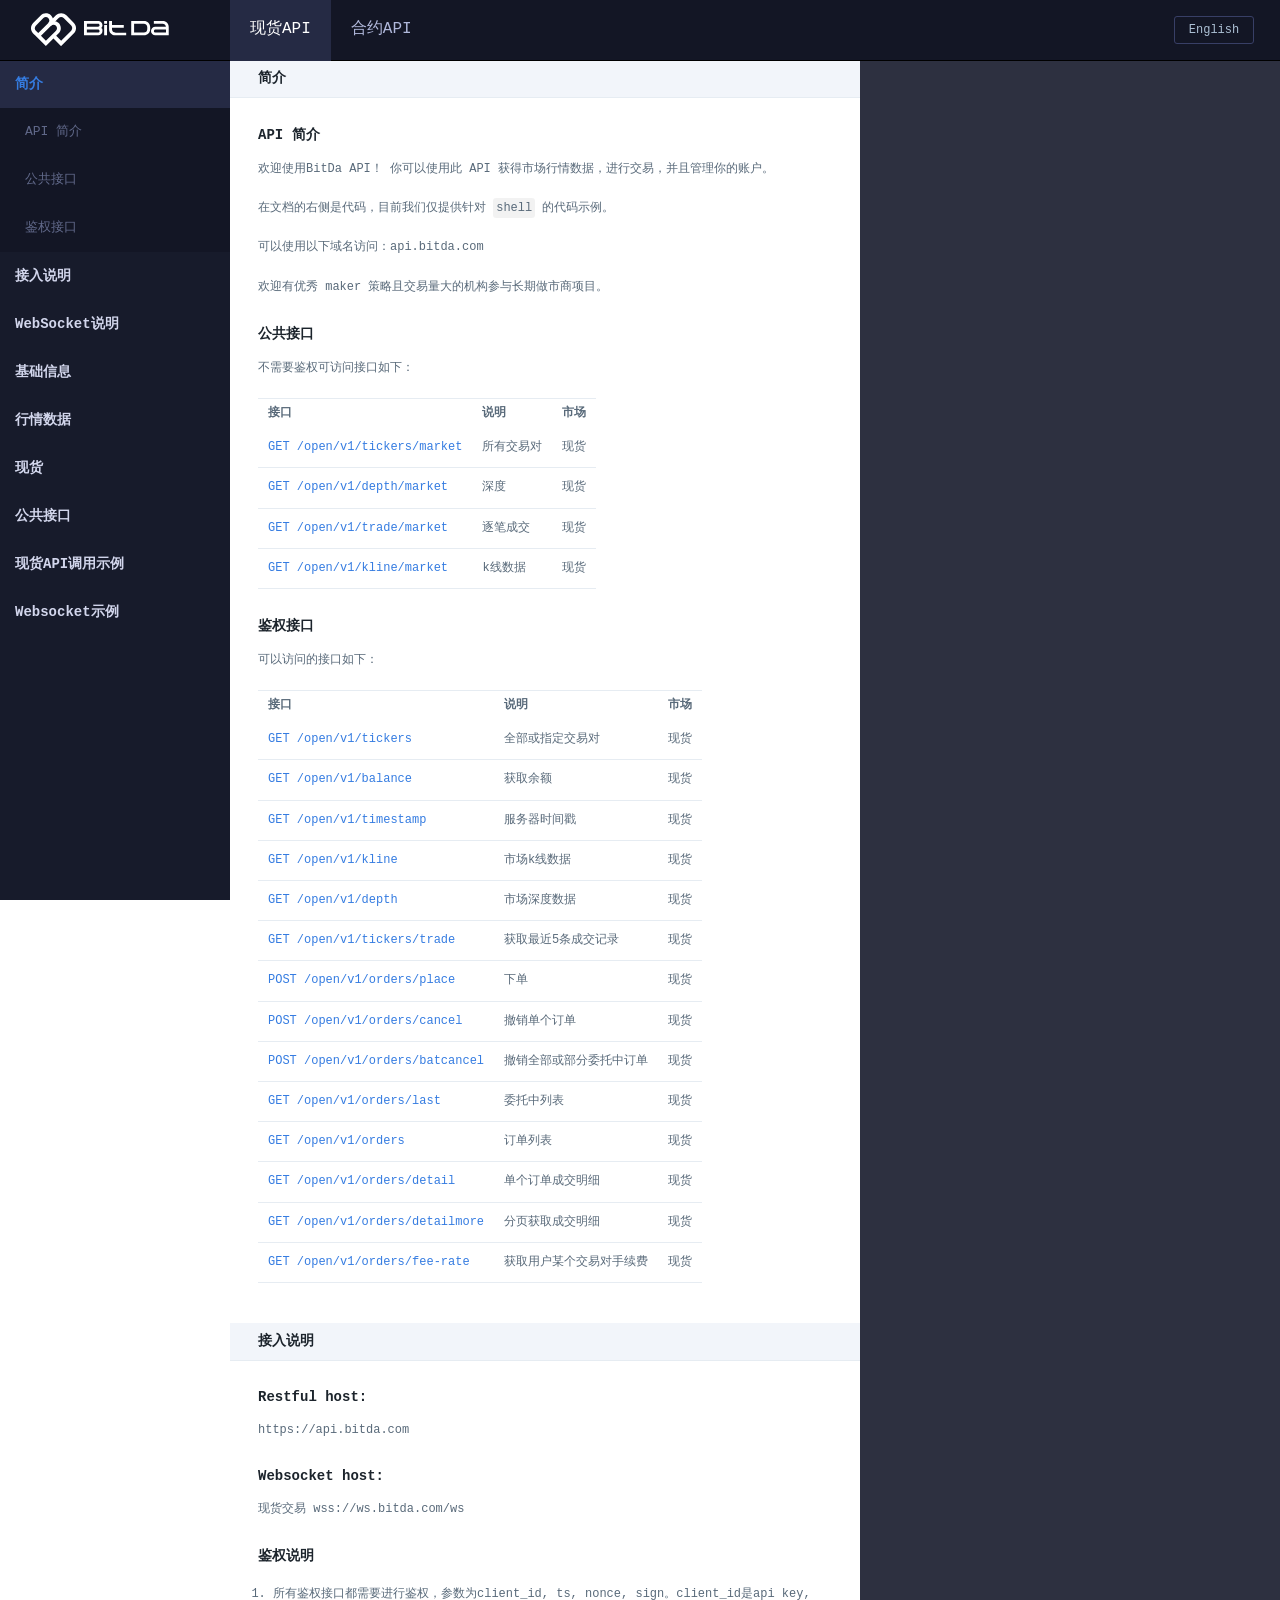
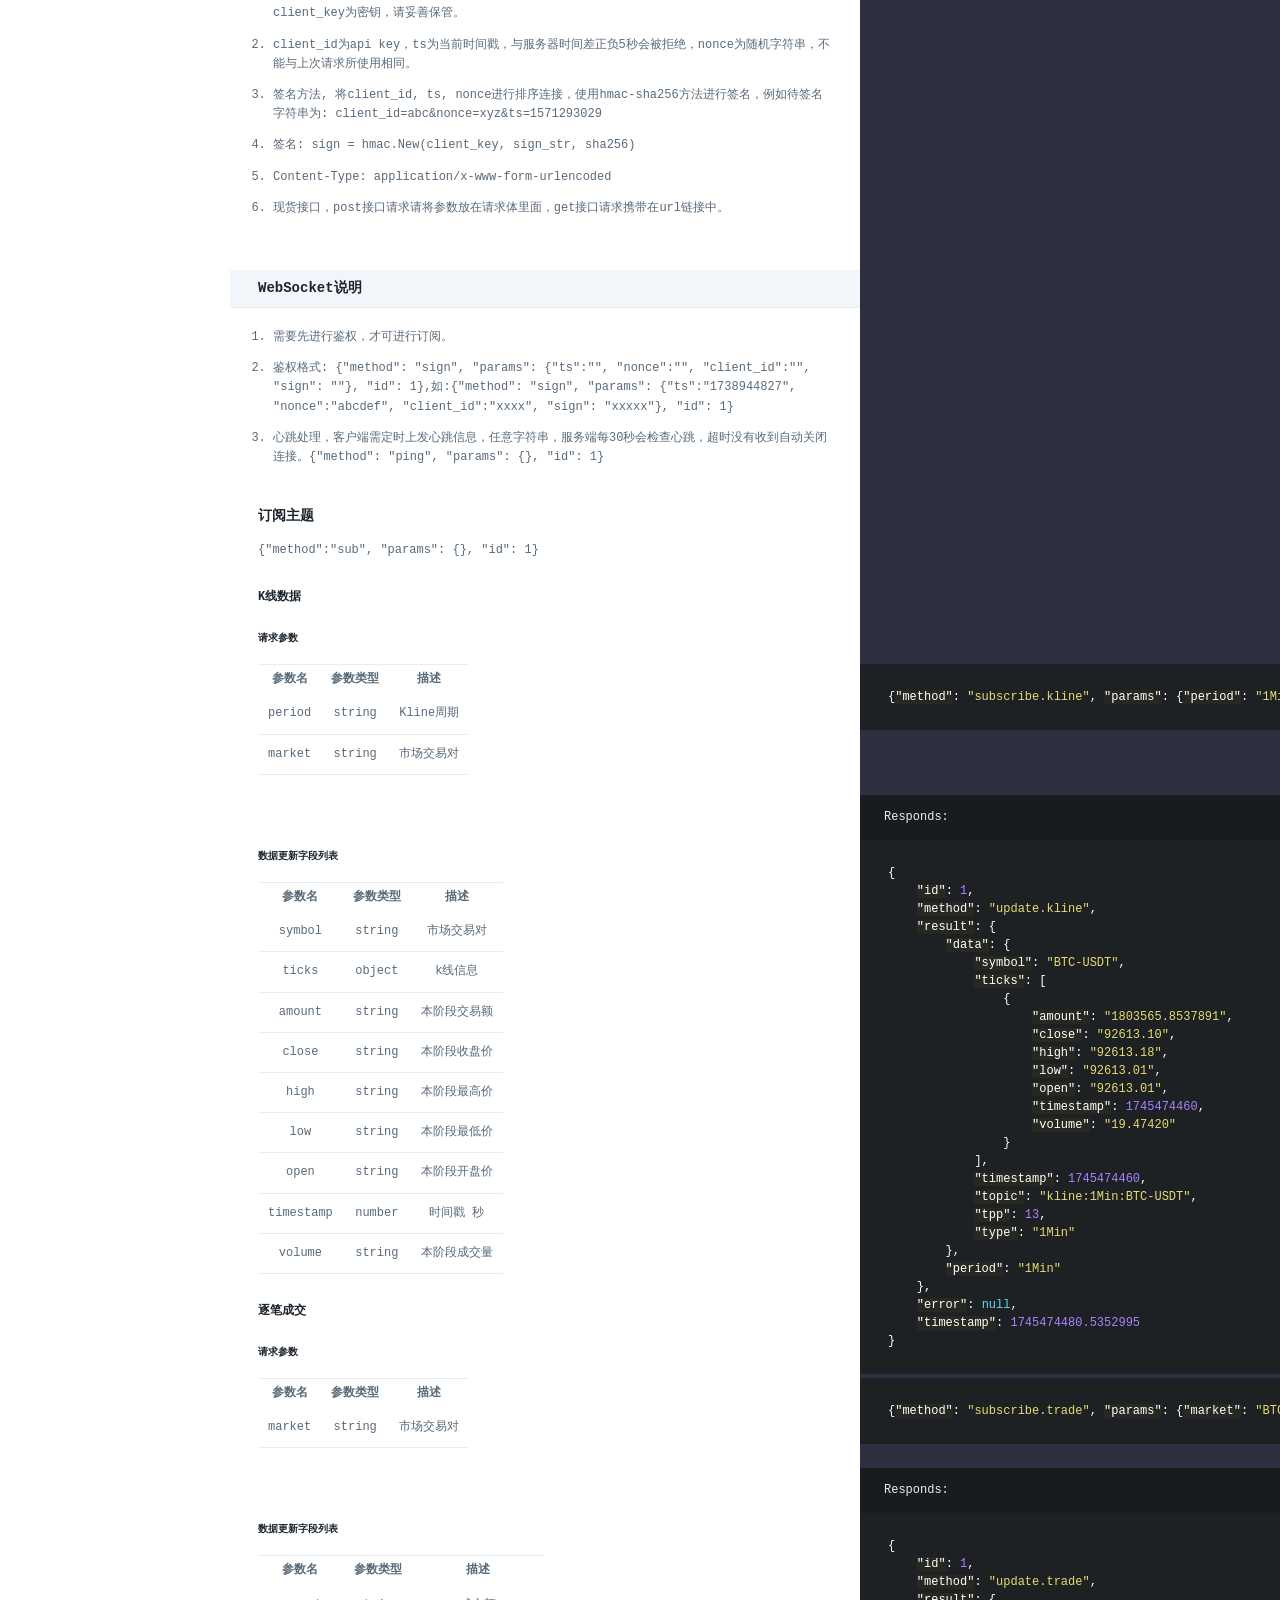
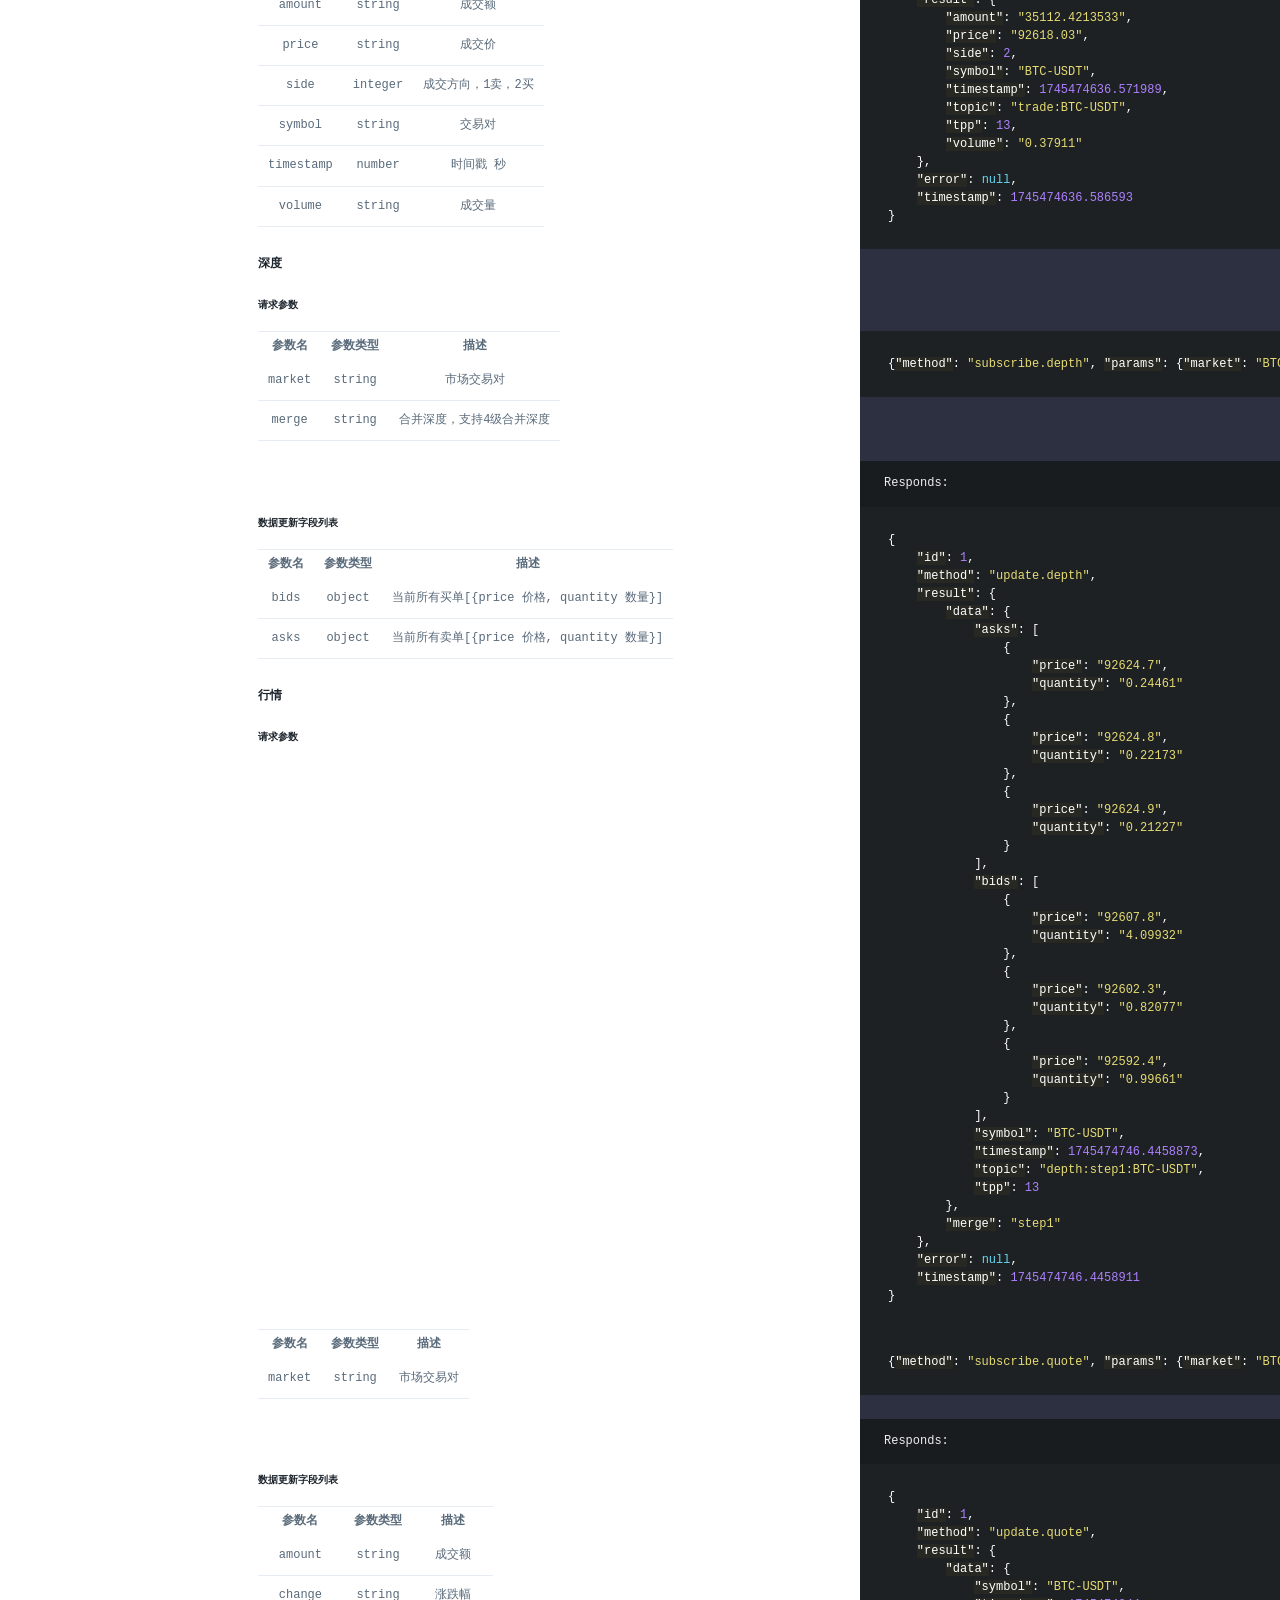
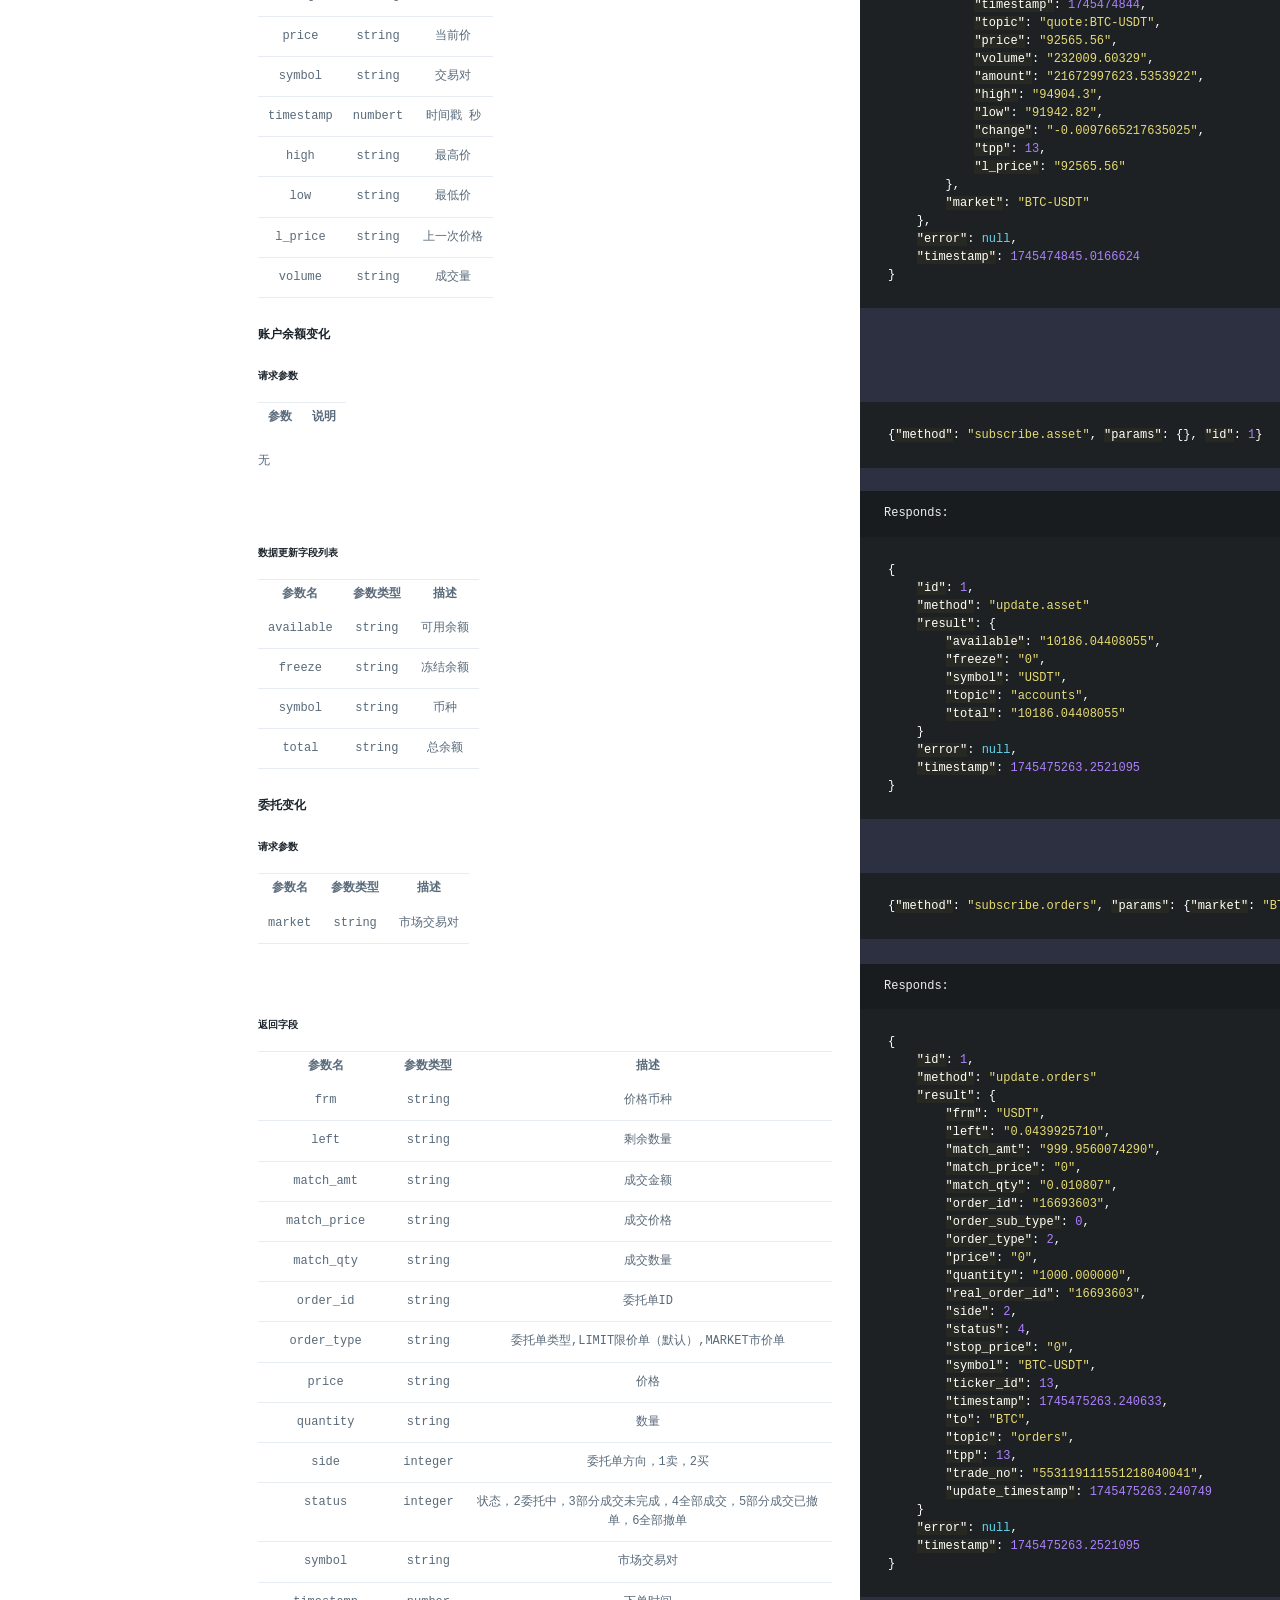
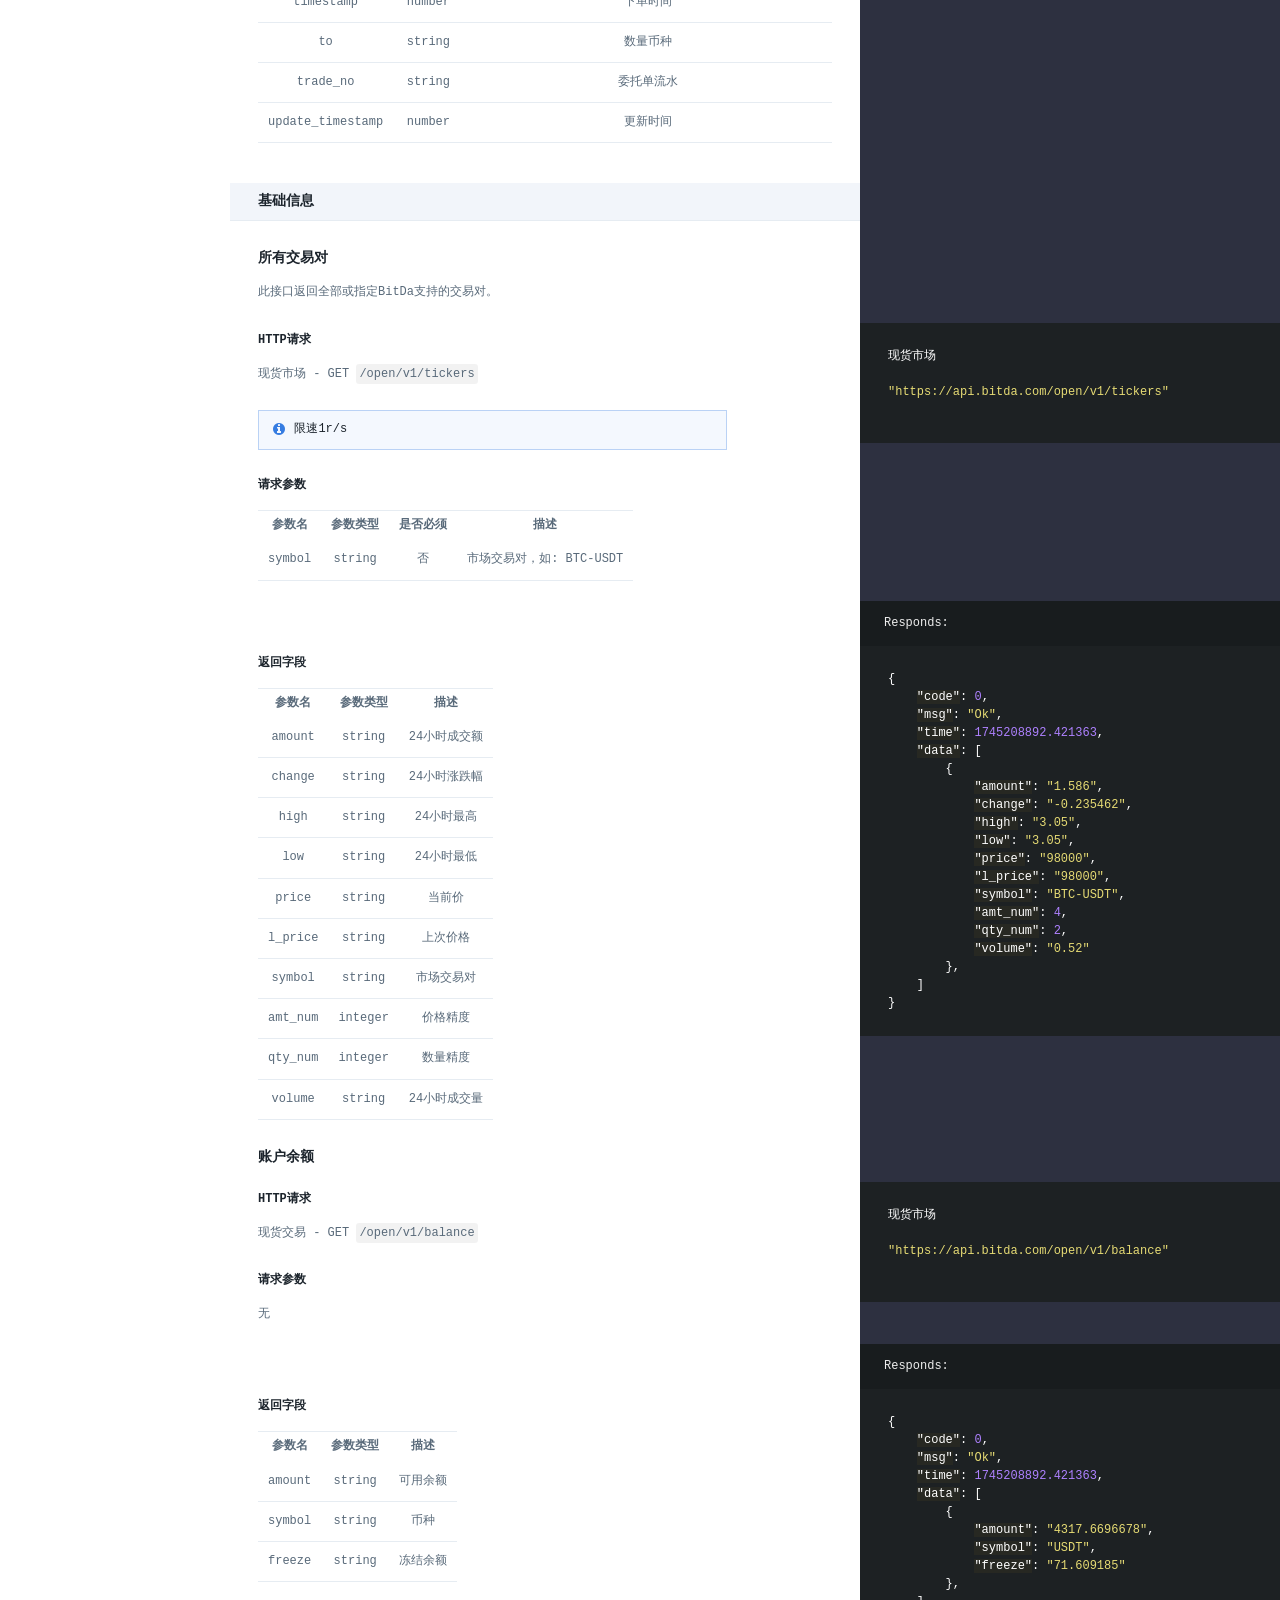
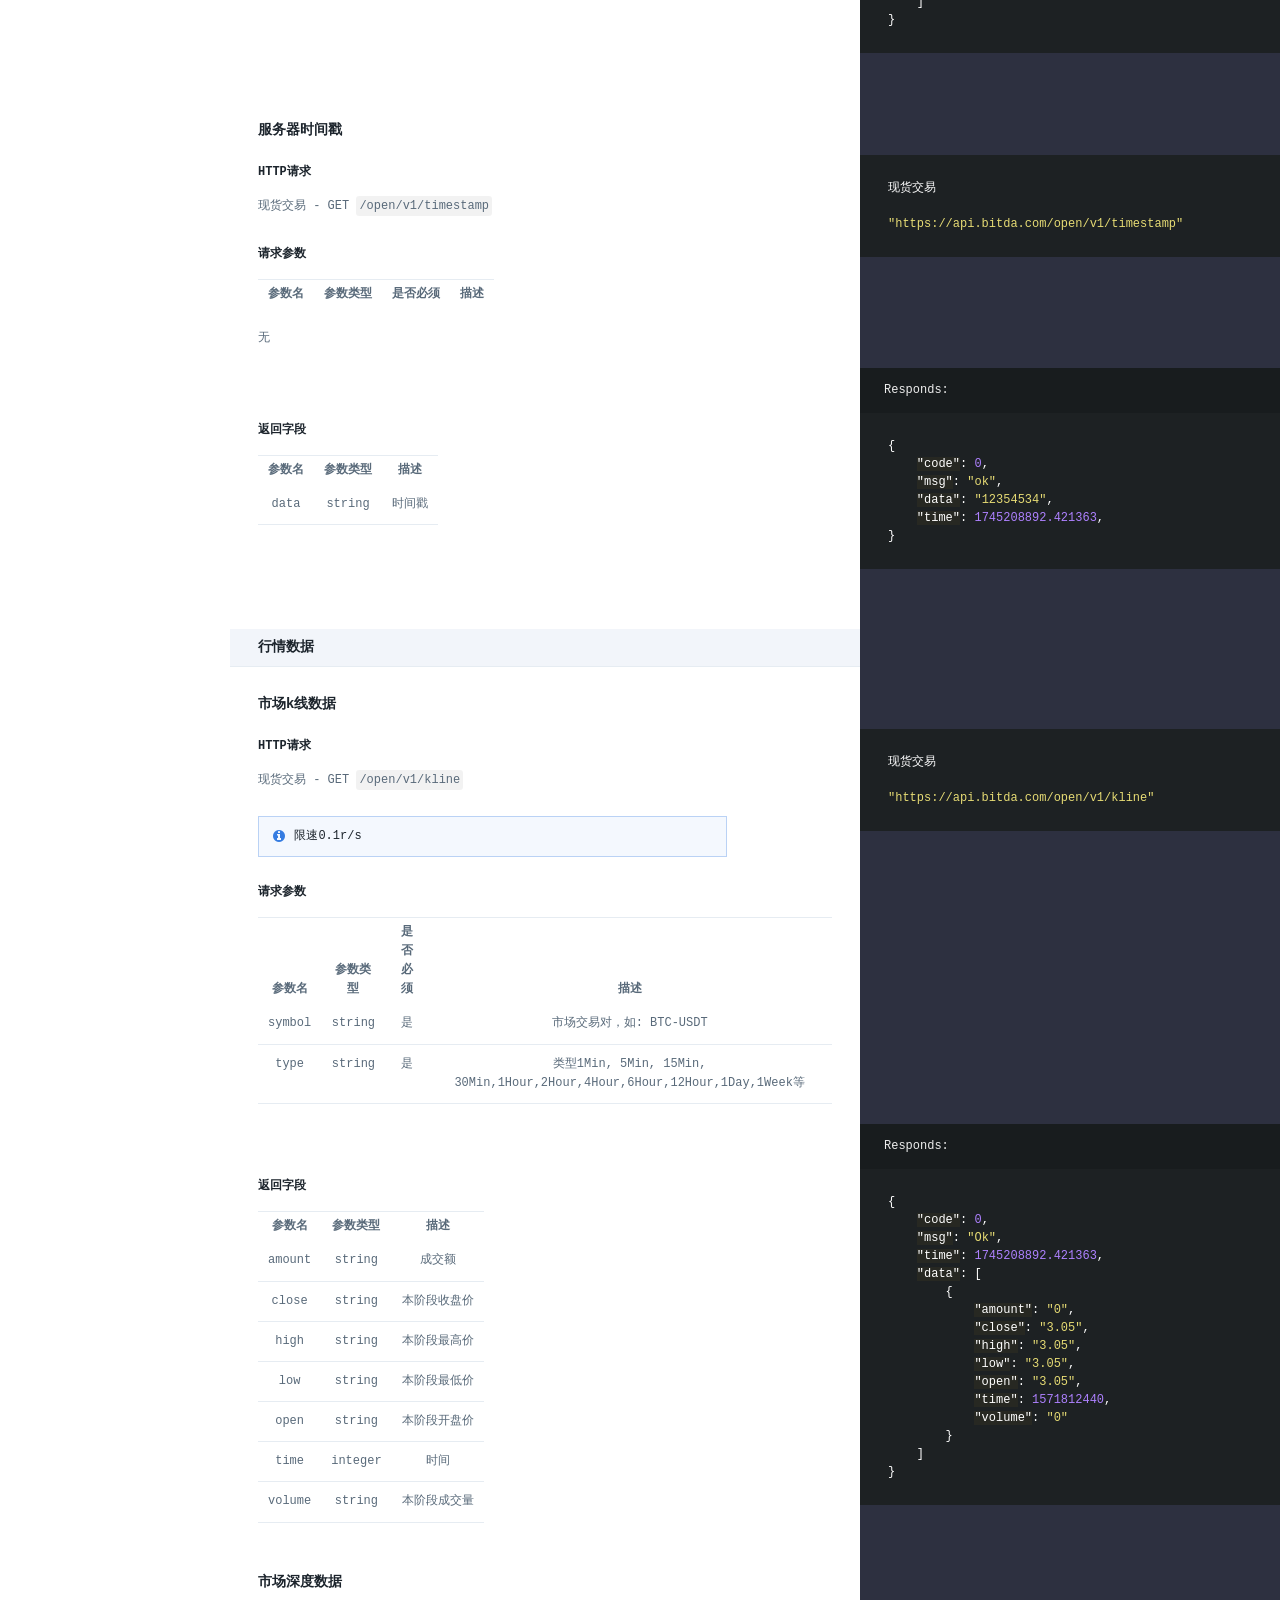
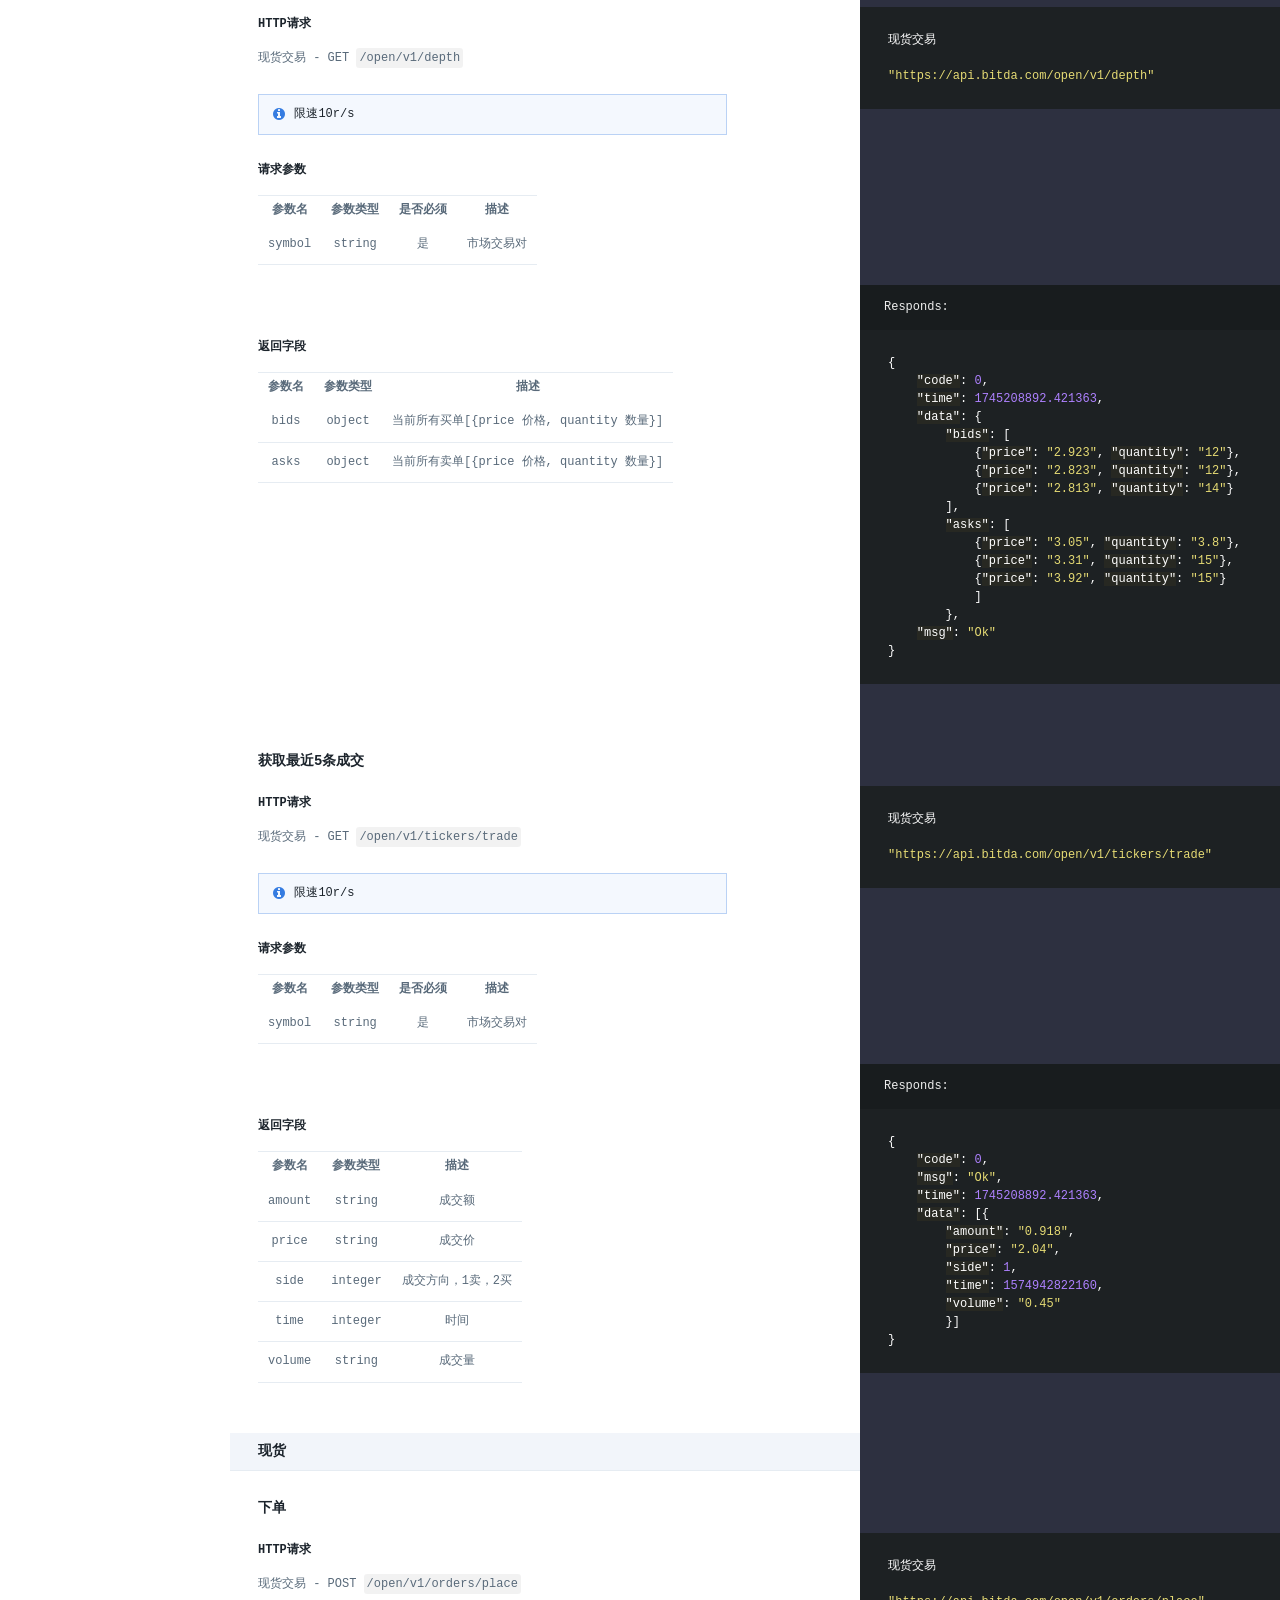
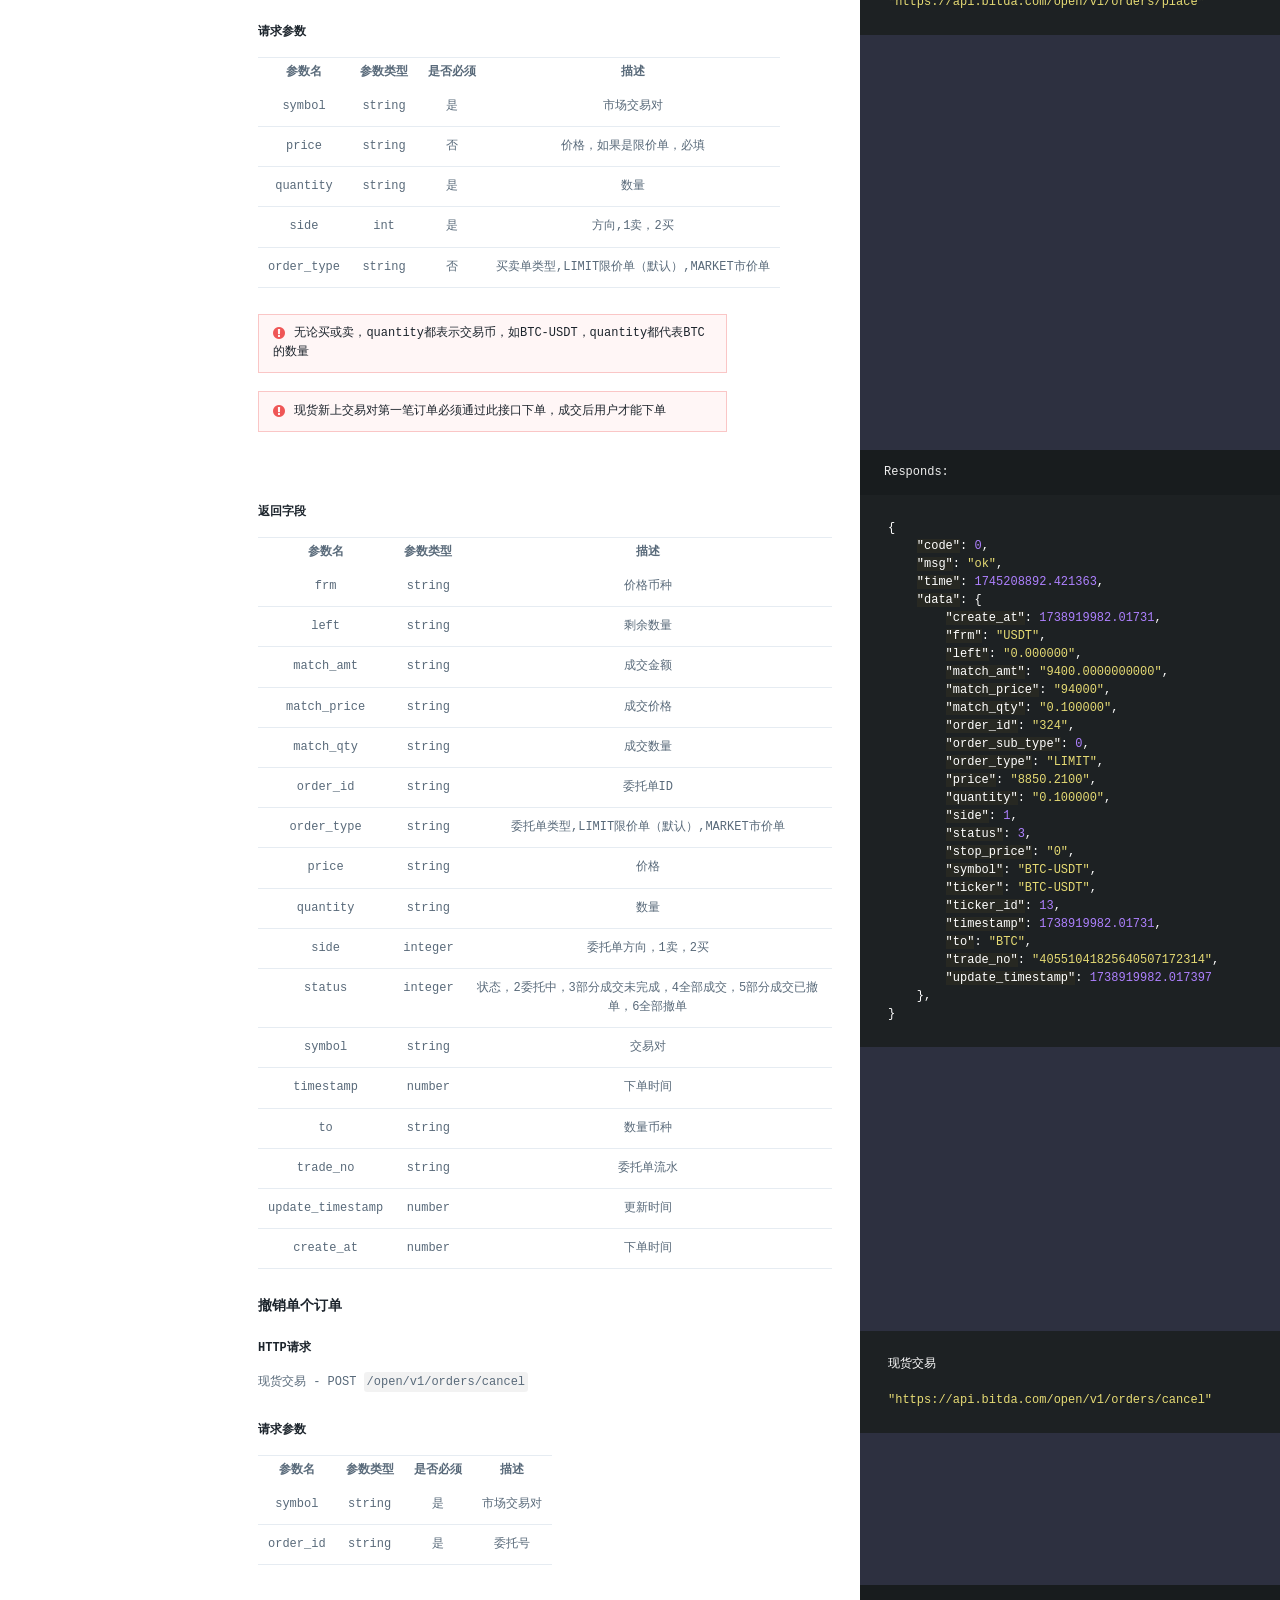
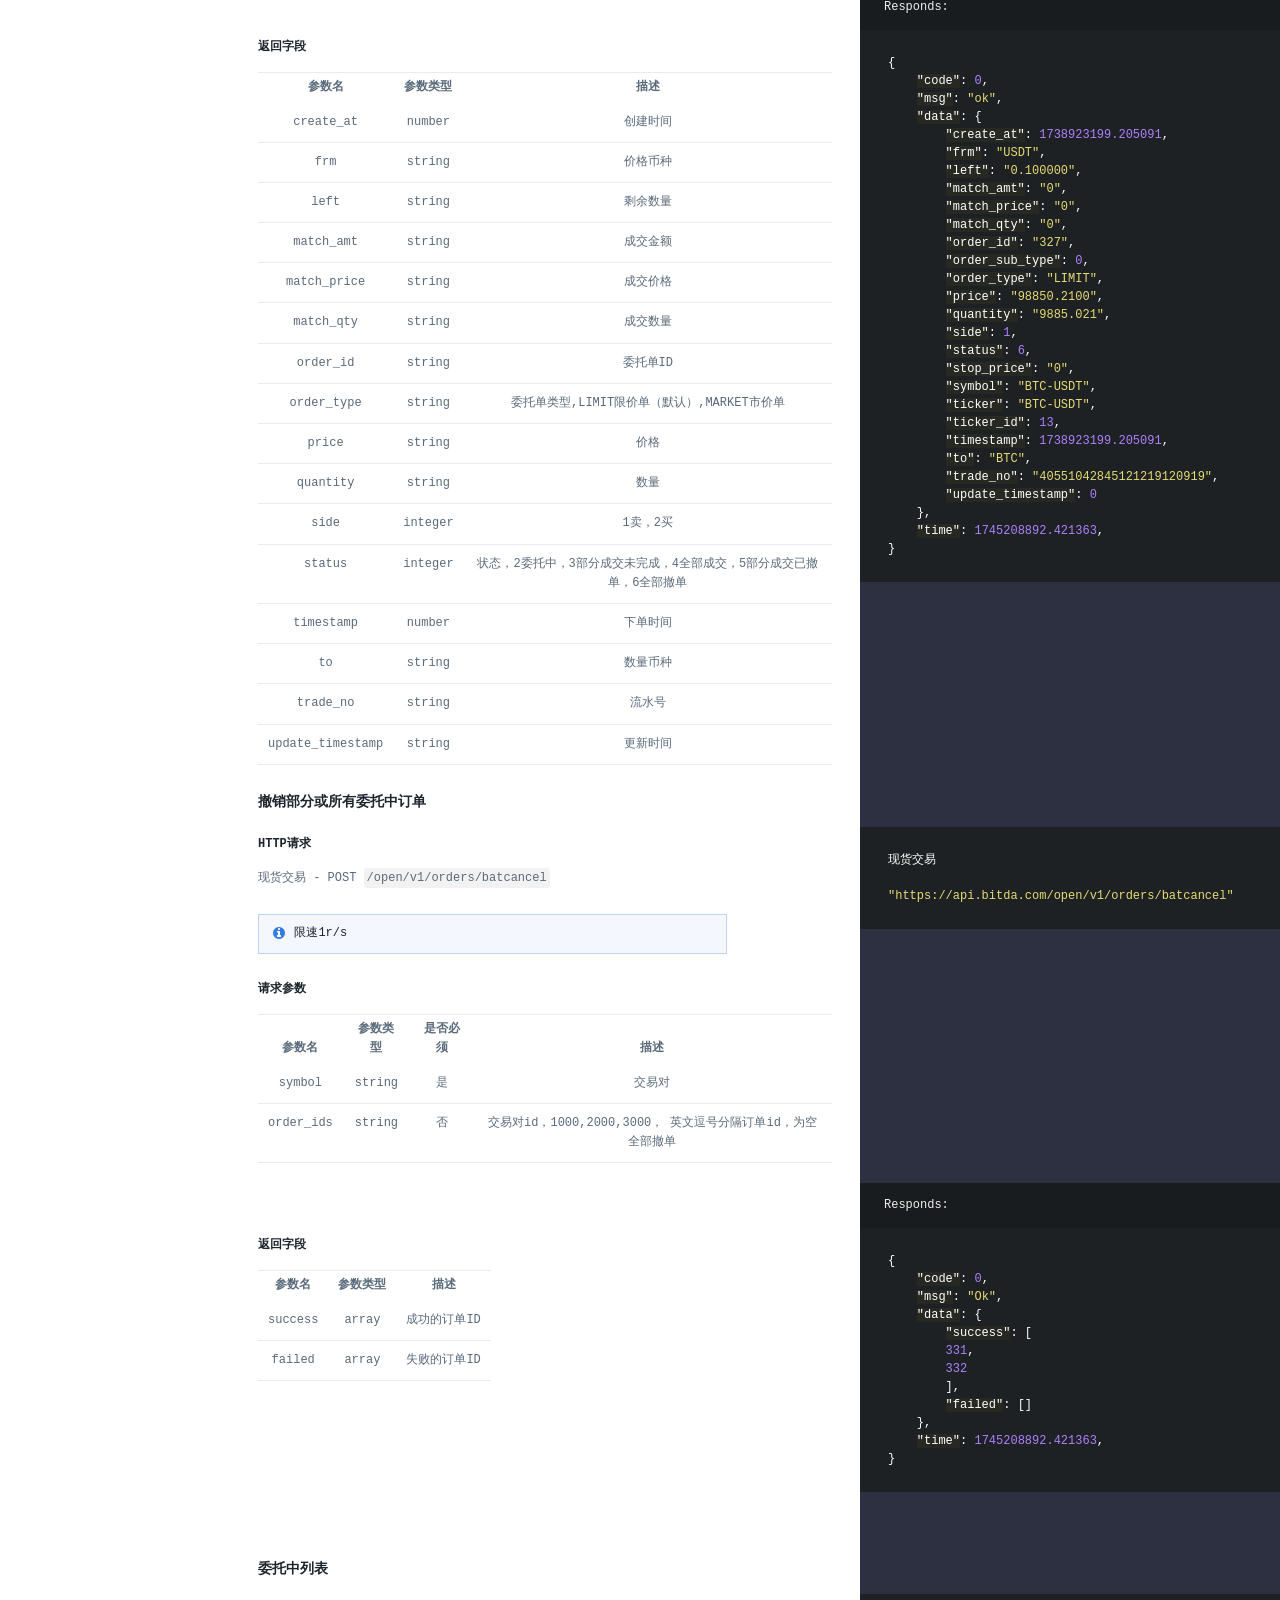
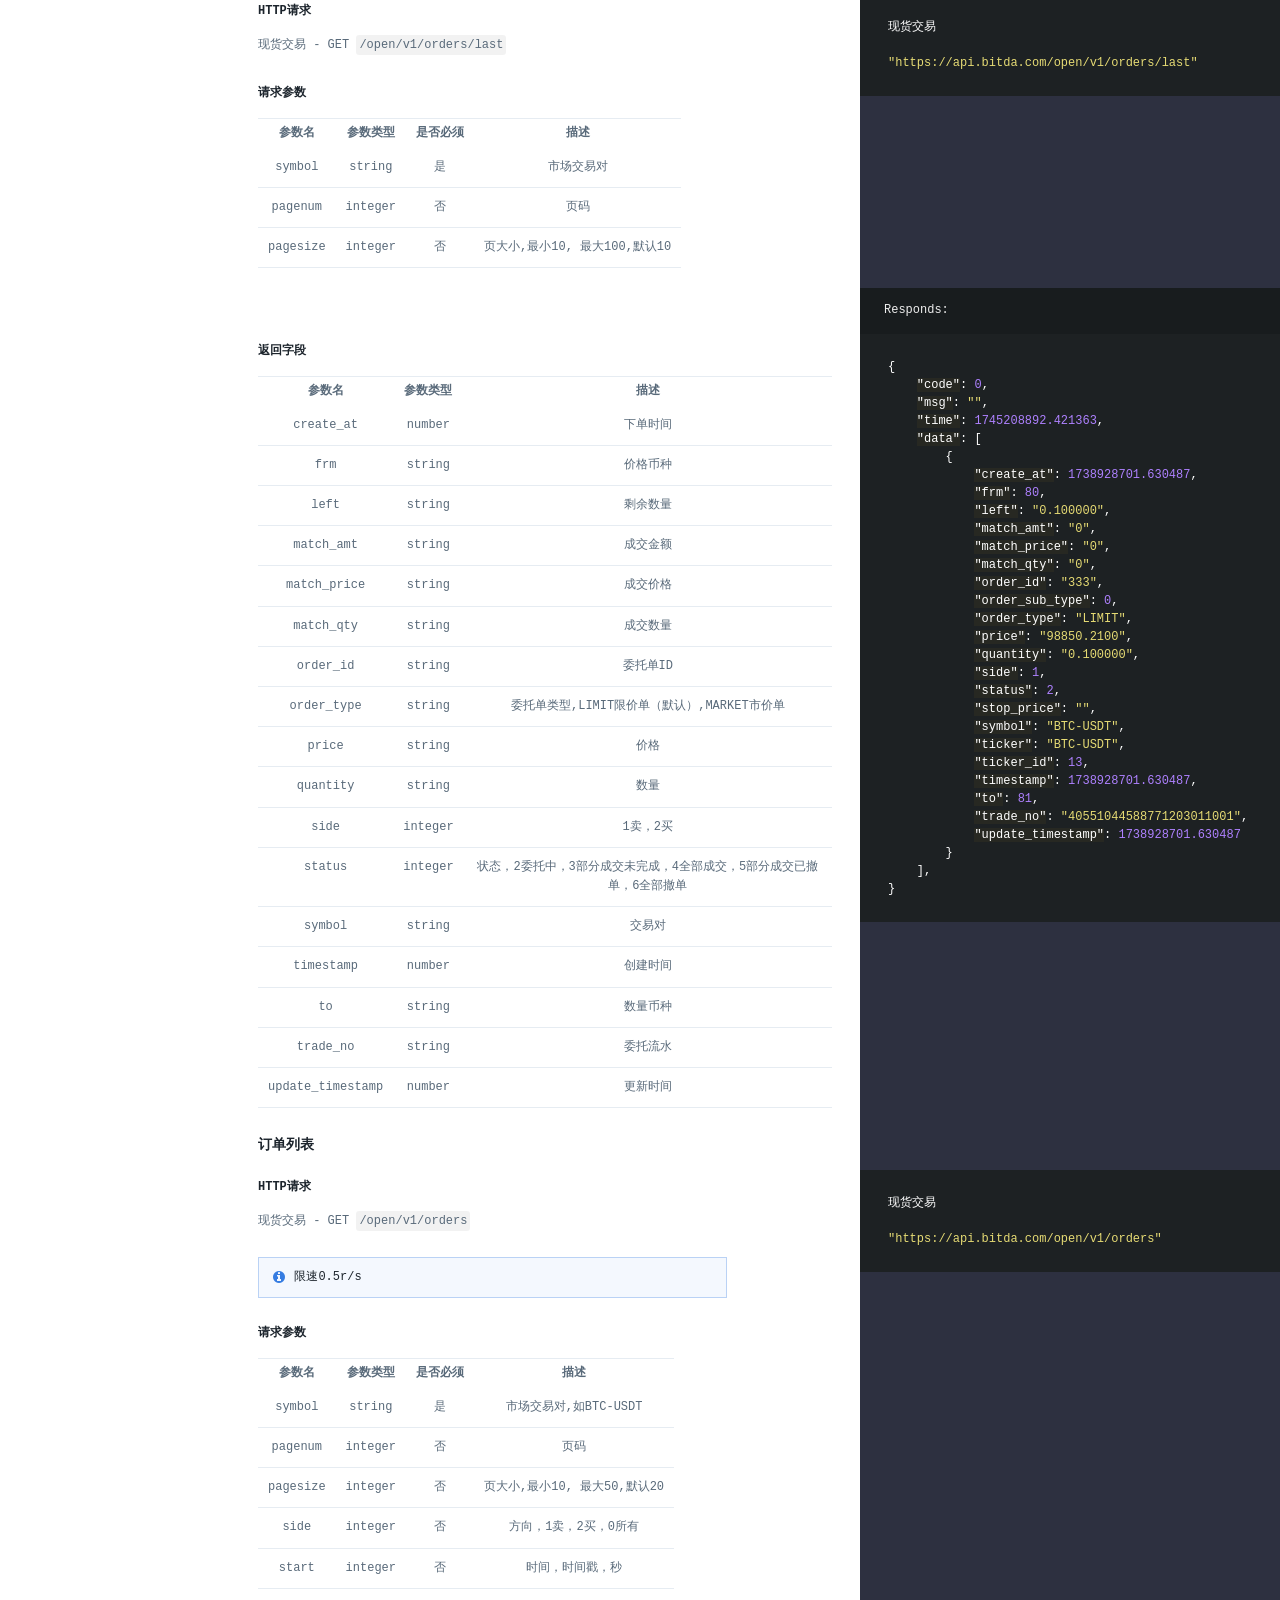
<file: spot/v1/cn/index.html>
<!doctype html>
<html>
  <head>
    <meta charset="utf-8">
    <meta content="IE=edge,chrome=1" http-equiv="X-UA-Compatible">
    <meta name="viewport" content="width=device-width, initial-scale=1, maximum-scale=1">
    <link href="images/favicon-dede8a83.ico" rel="icon" type="image/ico" />
    <title>BitDa Spot API 文档</title>
    <style>
      .highlight table td { padding: 5px; }
.highlight table pre { margin: 0; }
.highlight .gh {
  color: #999999;
}
.highlight .sr {
  color: #f6aa11;
}
.highlight .go {
  color: #888888;
}
.highlight .gp {
  color: #555555;
}
.highlight .gs {
}
.highlight .gu {
  color: #aaaaaa;
}
.highlight .nb {
  color: #f6aa11;
}
.highlight .cm {
  color: #75715e;
}
.highlight .cp {
  color: #75715e;
}
.highlight .c1 {
  color: #75715e;
}
.highlight .cs {
  color: #75715e;
}
.highlight .c, .highlight .ch, .highlight .cd, .highlight .cpf {
  color: #75715e;
}
.highlight .err {
  color: #960050;
}
.highlight .gr {
  color: #960050;
}
.highlight .gt {
  color: #960050;
}
.highlight .gd {
  color: #49483e;
}
.highlight .gi {
  color: #49483e;
}
.highlight .ge {
  color: #49483e;
}
.highlight .kc {
  color: #66d9ef;
}
.highlight .kd {
  color: #66d9ef;
}
.highlight .kr {
  color: #66d9ef;
}
.highlight .no {
  color: #66d9ef;
}
.highlight .kt {
  color: #66d9ef;
}
.highlight .mf {
  color: #ae81ff;
}
.highlight .mh {
  color: #ae81ff;
}
.highlight .il {
  color: #ae81ff;
}
.highlight .mi {
  color: #ae81ff;
}
.highlight .mo {
  color: #ae81ff;
}
.highlight .m, .highlight .mb, .highlight .mx {
  color: #ae81ff;
}
.highlight .sc {
  color: #ae81ff;
}
.highlight .se {
  color: #ae81ff;
}
.highlight .ss {
  color: #ae81ff;
}
.highlight .sd {
  color: #e6db74;
}
.highlight .s2 {
  color: #e6db74;
}
.highlight .sb {
  color: #e6db74;
}
.highlight .sh {
  color: #e6db74;
}
.highlight .si {
  color: #e6db74;
}
.highlight .sx {
  color: #e6db74;
}
.highlight .s1 {
  color: #e6db74;
}
.highlight .s, .highlight .sa, .highlight .dl {
  color: #e6db74;
}
.highlight .na {
  color: #a6e22e;
}
.highlight .nc {
  color: #a6e22e;
}
.highlight .nd {
  color: #a6e22e;
}
.highlight .ne {
  color: #a6e22e;
}
.highlight .nf, .highlight .fm {
  color: #a6e22e;
}
.highlight .vc {
  color: #ffffff;
  background-color: #272822;
}
.highlight .nn {
  color: #ffffff;
  background-color: #272822;
}
.highlight .nl {
  color: #ffffff;
  background-color: #272822;
}
.highlight .ni {
  color: #ffffff;
  background-color: #272822;
}
.highlight .bp {
  color: #ffffff;
  background-color: #272822;
}
.highlight .vg {
  color: #ffffff;
  background-color: #272822;
}
.highlight .vi {
  color: #ffffff;
  background-color: #272822;
}
.highlight .nv, .highlight .vm {
  color: #ffffff;
  background-color: #272822;
}
.highlight .w {
  color: #ffffff;
  background-color: #272822;
}
.highlight {
  color: #ffffff;
  background-color: #272822;
}
.highlight .n, .highlight .py, .highlight .nx {
  color: #ffffff;
  background-color: #272822;
}
.highlight .ow {
  color: #f92672;
}
.highlight .nt {
  color: #f92672;
}
.highlight .k, .highlight .kv {
  color: #f92672;
}
.highlight .kn {
  color: #f92672;
}
.highlight .kp {
  color: #f92672;
}
.highlight .o {
  color: #f92672;
}
    </style>
    <link href="stylesheets/screen-48687268.css" rel="stylesheet" media="screen" />
    <link href="stylesheets/print-92353496.css" rel="stylesheet" media="print" />
      <script src="javascripts/all_nosearch-c275c2f6.js"></script>
  </head>

  <body class="index" data-languages="[]">
    <a href="#" id="nav-button">
      <span>
        <img src="images/navbar-cad8cdcb.png" alt="" />
      </span>
    </a>
    <header>
      <div class="flex_box">
        <a href="https://www.bitda.com">
          <img src="images/logo-4042ab18.svg" class="logo" alt="" />
        </a>
        <div class="nav_box">
          <!-- <span class="nav_cell" style="display: none">
            <a href="javascript:;" class="nav_first">v1<i class="icon_nav"></i></a>
            <ul class="nav_ul">
              <li>
                <a href="/spot/v1/en/" id="v1_url">v1</a>
              </li>
            </ul>
          </span> -->
          <span class="nav_cell nav_tab nav_active">
            <a href="/spot/v1/cn/" id="btn_spot">现货API</a>
          </span>
          <span class="nav_cell nav_tab">
            <a href="/futures/v1/cn/" id="btn_futures">合约API</a>
          </span>
        </div>
      </div>
      <a href="/spot/v1/en/" class="lang" id="lang_box" style="display: block;">English</a>
    </header>
    <div class="toc-wrapper">
      <ul id="toc" class="toc-list-h1">
          <li>
            <a href="#5ea2e0cde2" class="toc-h1 toc-link" data-title="简介">简介</a>
              <ul class="toc-list-h2">
                  <li>
                    <a href="#api" class="toc-h2 toc-link" data-title="API 简介">API 简介</a>
                  </li>
                  <li>
                    <a href="#495cebdeec" class="toc-h2 toc-link" data-title="公共接口">公共接口</a>
                  </li>
                  <li>
                    <a href="#313142e077" class="toc-h2 toc-link" data-title="鉴权接口">鉴权接口</a>
                  </li>
              </ul>
          </li>
          <li>
            <a href="#2d07d50c97" class="toc-h1 toc-link" data-title="接入说明">接入说明</a>
              <ul class="toc-list-h2">
                  <li>
                    <a href="#restful-host" class="toc-h2 toc-link" data-title="Restful host:">Restful host:</a>
                  </li>
                  <li>
                    <a href="#websocket-host" class="toc-h2 toc-link" data-title="Websocket host:">Websocket host:</a>
                  </li>
                  <li>
                    <a href="#17fef2a7cd" class="toc-h2 toc-link" data-title="鉴权说明">鉴权说明</a>
                  </li>
              </ul>
          </li>
          <li>
            <a href="#websocket" class="toc-h1 toc-link" data-title="WebSocket说明">WebSocket说明</a>
              <ul class="toc-list-h2">
                  <li>
                    <a href="#65cd7614bc" class="toc-h2 toc-link" data-title="订阅主题">订阅主题</a>
                  </li>
              </ul>
          </li>
          <li>
            <a href="#41654e0268" class="toc-h1 toc-link" data-title="基础信息">基础信息</a>
              <ul class="toc-list-h2">
                  <li>
                    <a href="#ebe64e52ff" class="toc-h2 toc-link" data-title="所有交易对">所有交易对</a>
                  </li>
                  <li>
                    <a href="#870c0ab88b" class="toc-h2 toc-link" data-title="账户余额">账户余额</a>
                  </li>
                  <li>
                    <a href="#fc5a31ea39" class="toc-h2 toc-link" data-title="服务器时间戳">服务器时间戳</a>
                  </li>
              </ul>
          </li>
          <li>
            <a href="#d9d514d202" class="toc-h1 toc-link" data-title="行情数据">行情数据</a>
              <ul class="toc-list-h2">
                  <li>
                    <a href="#k-2" class="toc-h2 toc-link" data-title="市场k线数据">市场k线数据</a>
                  </li>
                  <li>
                    <a href="#0f7bd4961a" class="toc-h2 toc-link" data-title="市场深度数据">市场深度数据</a>
                  </li>
                  <li>
                    <a href="#5" class="toc-h2 toc-link" data-title="获取最近5条成交">获取最近5条成交</a>
                  </li>
              </ul>
          </li>
          <li>
            <a href="#0a97ff03df" class="toc-h1 toc-link" data-title="现货">现货</a>
              <ul class="toc-list-h2">
                  <li>
                    <a href="#fd6ce2a756" class="toc-h2 toc-link" data-title="下单">下单</a>
                  </li>
                  <li>
                    <a href="#7742416be6" class="toc-h2 toc-link" data-title="撤销单个订单">撤销单个订单</a>
                  </li>
                  <li>
                    <a href="#cedb99e805" class="toc-h2 toc-link" data-title="撤销部分或所有委托中订单">撤销部分或所有委托中订单</a>
                  </li>
                  <li>
                    <a href="#c2313ec9bf" class="toc-h2 toc-link" data-title="委托中列表">委托中列表</a>
                  </li>
                  <li>
                    <a href="#cbbcc98be2" class="toc-h2 toc-link" data-title="订单列表">订单列表</a>
                  </li>
                  <li>
                    <a href="#3fbc9cb788" class="toc-h2 toc-link" data-title="单个订单成交明细">单个订单成交明细</a>
                  </li>
                  <li>
                    <a href="#d1baf83d74" class="toc-h2 toc-link" data-title="分页获取订单成交明细">分页获取订单成交明细</a>
                  </li>
                  <li>
                    <a href="#6033256dc0" class="toc-h2 toc-link" data-title="获取用户某个交易对手续费">获取用户某个交易对手续费</a>
                  </li>
              </ul>
          </li>
          <li>
            <a href="#495cebdeec-2" class="toc-h1 toc-link" data-title="公共接口">公共接口</a>
              <ul class="toc-list-h2">
                  <li>
                    <a href="#ebe64e52ff-2" class="toc-h2 toc-link" data-title="所有交易对">所有交易对</a>
                  </li>
                  <li>
                    <a href="#a1128a972d-2" class="toc-h2 toc-link" data-title="深度">深度</a>
                  </li>
                  <li>
                    <a href="#775841b581-2" class="toc-h2 toc-link" data-title="逐笔成交">逐笔成交</a>
                  </li>
                  <li>
                    <a href="#k-3" class="toc-h2 toc-link" data-title="k线数据">k线数据</a>
                  </li>
              </ul>
          </li>
          <li>
            <a href="#api-2" class="toc-h1 toc-link" data-title="现货API调用示例">现货API调用示例</a>
          </li>
          <li>
            <a href="#websocket-2" class="toc-h1 toc-link" data-title="Websocket示例">Websocket示例</a>
          </li>
      </ul>
    </div>
    <div class="page-wrapper">
      <div class="dark-box"></div>
      <div class="content">
        <h1 id='5ea2e0cde2'>简介</h1><h2 id='api'>API 简介</h2>
<p>欢迎使用BitDa API！ 你可以使用此 API 获得市场行情数据，进行交易，并且管理你的账户。</p>

<p>在文档的右侧是代码，目前我们仅提供针对 <code>shell</code> 的代码示例。</p>

<p>可以使用以下域名访问：api.bitda.com</p>

<p>欢迎有优秀 maker 策略且交易量大的机构参与长期做市商项目。</p>
<h2 id='495cebdeec'>公共接口</h2>
<p>不需要鉴权可访问接口如下：</p>

<table><thead>
<tr>
<th>接口</th>
<th>说明</th>
<th>市场</th>
</tr>
</thead><tbody>
<tr>
<td><a href="#495cebdeec-2">GET /open/v1/tickers/market</a></td>
<td>所有交易对</td>
<td>现货</td>
</tr>
<tr>
<td><a href="#a1128a972d-2">GET /open/v1/depth/market</a></td>
<td>深度</td>
<td>现货</td>
</tr>
<tr>
<td><a href="#775841b581-2">GET /open/v1/trade/market</a></td>
<td>逐笔成交</td>
<td>现货</td>
</tr>
<tr>
<td><a href="#k-3">GET /open/v1/kline/market</a></td>
<td>k线数据</td>
<td>现货</td>
</tr>
</tbody></table>
<h2 id='313142e077'>鉴权接口</h2>
<p>可以访问的接口如下：</p>

<table><thead>
<tr>
<th>接口</th>
<th>说明</th>
<th>市场</th>
</tr>
</thead><tbody>
<tr>
<td><a href="#ebe64e52ff">GET /open/v1/tickers</a></td>
<td>全部或指定交易对</td>
<td>现货</td>
</tr>
<tr>
<td><a href="#870c0ab88b">GET /open/v1/balance</a></td>
<td>获取余额</td>
<td>现货</td>
</tr>
<tr>
<td><a href="#fc5a31ea39">GET /open/v1/timestamp</a></td>
<td>服务器时间戳</td>
<td>现货</td>
</tr>
<tr>
<td><a href="#k-2">GET /open/v1/kline</a></td>
<td>市场k线数据</td>
<td>现货</td>
</tr>
<tr>
<td><a href="#0f7bd4961a">GET /open/v1/depth</a></td>
<td>市场深度数据</td>
<td>现货</td>
</tr>
<tr>
<td><a href="#5">GET /open/v1/tickers/trade</a></td>
<td>获取最近5条成交记录</td>
<td>现货</td>
</tr>
<tr>
<td><a href="#fd6ce2a756">POST /open/v1/orders/place</a></td>
<td>下单</td>
<td>现货</td>
</tr>
<tr>
<td><a href="#7742416be6">POST /open/v1/orders/cancel</a></td>
<td>撤销单个订单</td>
<td>现货</td>
</tr>
<tr>
<td><a href="#cedb99e805">POST /open/v1/orders/batcancel</a></td>
<td>撤销全部或部分委托中订单</td>
<td>现货</td>
</tr>
<tr>
<td><a href="#c2313ec9bf">GET /open/v1/orders/last</a></td>
<td>委托中列表</td>
<td>现货</td>
</tr>
<tr>
<td><a href="#cbbcc98be2">GET /open/v1/orders</a></td>
<td>订单列表</td>
<td>现货</td>
</tr>
<tr>
<td><a href="#3fbc9cb788">GET /open/v1/orders/detail</a></td>
<td>单个订单成交明细</td>
<td>现货</td>
</tr>
<tr>
<td><a href="#d1baf83d74">GET /open/v1/orders/detailmore</a></td>
<td>分页获取成交明细</td>
<td>现货</td>
</tr>
<tr>
<td><a href="#6033256dc0">GET /open/v1/orders/fee-rate</a></td>
<td>获取用户某个交易对手续费</td>
<td>现货</td>
</tr>
</tbody></table>
<h1 id='2d07d50c97'>接入说明</h1><h2 id='restful-host'>Restful host:</h2>
<p>https://api.bitda.com</p>
<h2 id='websocket-host'>Websocket host:</h2>
<p>现货交易
    wss://ws.bitda.com/ws</p>
<h2 id='17fef2a7cd'>鉴权说明</h2>
<ol>
<li><p>所有鉴权接口都需要进行鉴权，参数为client_id, ts, nonce, sign。client_id是api key, client_key为密钥，请妥善保管。</p></li>
<li><p>client_id为api key，ts为当前时间戳，与服务器时间差正负5秒会被拒绝，nonce为随机字符串，不能与上次请求所使用相同。</p></li>
<li><p>签名方法, 将client_id, ts, nonce进行排序连接，使用hmac-sha256方法进行签名，例如待签名字符串为: client_id=abc&amp;nonce=xyz&amp;ts=1571293029</p></li>
<li><p>签名: sign = hmac.New(client_key, sign_str, sha256)</p></li>
<li><p>Content-Type: application/x-www-form-urlencoded</p></li>
<li><p>现货接口，post接口请求请将参数放在请求体里面，get接口请求携带在url链接中。</p></li>
</ol>
<h1 id='websocket'>WebSocket说明</h1>
<ol>
<li><p>需要先进行鉴权，才可进行订阅。</p></li>
<li><p>鉴权格式: {&quot;method&quot;: &quot;sign&quot;, &quot;params&quot;: {&quot;ts&quot;:&quot;&quot;, &quot;nonce&quot;:&quot;&quot;, &quot;client_id&quot;:&quot;&quot;, &quot;sign&quot;: &quot;&quot;}, &quot;id&quot;: 1},如:{&quot;method&quot;: &quot;sign&quot;, &quot;params&quot;: {&quot;ts&quot;:&quot;1738944827&quot;, &quot;nonce&quot;:&quot;abcdef&quot;, &quot;client_id&quot;:&quot;xxxx&quot;, &quot;sign&quot;: &quot;xxxxx&quot;}, &quot;id&quot;: 1}</p></li>
<li><p>心跳处理，客户端需定时上发心跳信息，任意字符串，服务端每30秒会检查心跳，超时没有收到自动关闭连接。{&quot;method&quot;: &quot;ping&quot;, &quot;params&quot;: {}, &quot;id&quot;: 1}</p></li>
</ol>
<h2 id='65cd7614bc'>订阅主题</h2>
<p>{&quot;method&quot;:&quot;sub&quot;, &quot;params&quot;: {}, &quot;id&quot;: 1}</p>
<h3 id='k'>K线数据</h3><h4 id='1f9ac54b15'>请求参数</h4><div class="highlight"><pre class="highlight json tab-json"><code><span class="p">{</span><span class="nl">"method"</span><span class="p">:</span><span class="w"> </span><span class="s2">"subscribe.kline"</span><span class="p">,</span><span class="w"> </span><span class="nl">"params"</span><span class="p">:</span><span class="w"> </span><span class="p">{</span><span class="nl">"period"</span><span class="p">:</span><span class="w"> </span><span class="s2">"1Min"</span><span class="p">,</span><span class="w"> </span><span class="nl">"market"</span><span class="p">:</span><span class="w"> </span><span class="s2">"BTC-USDT"</span><span class="p">},</span><span class="w"> </span><span class="nl">"id"</span><span class="p">:</span><span class="w"> </span><span class="mi">1</span><span class="p">}</span><span class="w">
</span></code></pre></div>
<table><thead>
<tr>
<th style="text-align: center">参数名</th>
<th style="text-align: center">参数类型</th>
<th style="text-align: center">描述</th>
</tr>
</thead><tbody>
<tr>
<td style="text-align: center">period</td>
<td style="text-align: center">string</td>
<td style="text-align: center">Kline周期</td>
</tr>
<tr>
<td style="text-align: center">market</td>
<td style="text-align: center">string</td>
<td style="text-align: center">市场交易对</td>
</tr>
</tbody></table>

<blockquote>
<p>Responds:</p>
</blockquote>
<div class="highlight"><pre class="highlight json tab-json"><code><span class="p">{</span><span class="w">
    </span><span class="nl">"id"</span><span class="p">:</span><span class="w"> </span><span class="mi">1</span><span class="p">,</span><span class="w">
    </span><span class="nl">"method"</span><span class="p">:</span><span class="w"> </span><span class="s2">"update.kline"</span><span class="p">,</span><span class="w">
    </span><span class="nl">"result"</span><span class="p">:</span><span class="w"> </span><span class="p">{</span><span class="w">
        </span><span class="nl">"data"</span><span class="p">:</span><span class="w"> </span><span class="p">{</span><span class="w">
            </span><span class="nl">"symbol"</span><span class="p">:</span><span class="w"> </span><span class="s2">"BTC-USDT"</span><span class="p">,</span><span class="w">
            </span><span class="nl">"ticks"</span><span class="p">:</span><span class="w"> </span><span class="p">[</span><span class="w">
                </span><span class="p">{</span><span class="w">
                    </span><span class="nl">"amount"</span><span class="p">:</span><span class="w"> </span><span class="s2">"1803565.8537891"</span><span class="p">,</span><span class="w">
                    </span><span class="nl">"close"</span><span class="p">:</span><span class="w"> </span><span class="s2">"92613.10"</span><span class="p">,</span><span class="w">
                    </span><span class="nl">"high"</span><span class="p">:</span><span class="w"> </span><span class="s2">"92613.18"</span><span class="p">,</span><span class="w">
                    </span><span class="nl">"low"</span><span class="p">:</span><span class="w"> </span><span class="s2">"92613.01"</span><span class="p">,</span><span class="w">
                    </span><span class="nl">"open"</span><span class="p">:</span><span class="w"> </span><span class="s2">"92613.01"</span><span class="p">,</span><span class="w">
                    </span><span class="nl">"timestamp"</span><span class="p">:</span><span class="w"> </span><span class="mi">1745474460</span><span class="p">,</span><span class="w">
                    </span><span class="nl">"volume"</span><span class="p">:</span><span class="w"> </span><span class="s2">"19.47420"</span><span class="w">
                </span><span class="p">}</span><span class="w">
            </span><span class="p">],</span><span class="w">
            </span><span class="nl">"timestamp"</span><span class="p">:</span><span class="w"> </span><span class="mi">1745474460</span><span class="p">,</span><span class="w">
            </span><span class="nl">"topic"</span><span class="p">:</span><span class="w"> </span><span class="s2">"kline:1Min:BTC-USDT"</span><span class="p">,</span><span class="w">
            </span><span class="nl">"tpp"</span><span class="p">:</span><span class="w"> </span><span class="mi">13</span><span class="p">,</span><span class="w">
            </span><span class="nl">"type"</span><span class="p">:</span><span class="w"> </span><span class="s2">"1Min"</span><span class="w">
        </span><span class="p">},</span><span class="w">
        </span><span class="nl">"period"</span><span class="p">:</span><span class="w"> </span><span class="s2">"1Min"</span><span class="w">
    </span><span class="p">},</span><span class="w">
    </span><span class="nl">"error"</span><span class="p">:</span><span class="w"> </span><span class="kc">null</span><span class="p">,</span><span class="w">
    </span><span class="nl">"timestamp"</span><span class="p">:</span><span class="w"> </span><span class="mf">1745474480.5352995</span><span class="w">
</span><span class="p">}</span><span class="w">
</span></code></pre></div><h4 id='7bf990a9a9'>数据更新字段列表</h4>
<table><thead>
<tr>
<th style="text-align: center">参数名</th>
<th style="text-align: center">参数类型</th>
<th style="text-align: center">描述</th>
</tr>
</thead><tbody>
<tr>
<td style="text-align: center">symbol</td>
<td style="text-align: center">string</td>
<td style="text-align: center">市场交易对</td>
</tr>
<tr>
<td style="text-align: center">ticks</td>
<td style="text-align: center">object</td>
<td style="text-align: center">k线信息</td>
</tr>
<tr>
<td style="text-align: center">amount</td>
<td style="text-align: center">string</td>
<td style="text-align: center">本阶段交易额</td>
</tr>
<tr>
<td style="text-align: center">close</td>
<td style="text-align: center">string</td>
<td style="text-align: center">本阶段收盘价</td>
</tr>
<tr>
<td style="text-align: center">high</td>
<td style="text-align: center">string</td>
<td style="text-align: center">本阶段最高价</td>
</tr>
<tr>
<td style="text-align: center">low</td>
<td style="text-align: center">string</td>
<td style="text-align: center">本阶段最低价</td>
</tr>
<tr>
<td style="text-align: center">open</td>
<td style="text-align: center">string</td>
<td style="text-align: center">本阶段开盘价</td>
</tr>
<tr>
<td style="text-align: center">timestamp</td>
<td style="text-align: center">number</td>
<td style="text-align: center">时间戳 秒</td>
</tr>
<tr>
<td style="text-align: center">volume</td>
<td style="text-align: center">string</td>
<td style="text-align: center">本阶段成交量</td>
</tr>
</tbody></table>
<h3 id='775841b581'>逐笔成交</h3><h4 id='1f9ac54b15-2'>请求参数</h4><div class="highlight"><pre class="highlight json tab-json"><code><span class="p">{</span><span class="nl">"method"</span><span class="p">:</span><span class="w"> </span><span class="s2">"subscribe.trade"</span><span class="p">,</span><span class="w"> </span><span class="nl">"params"</span><span class="p">:</span><span class="w"> </span><span class="p">{</span><span class="nl">"market"</span><span class="p">:</span><span class="w"> </span><span class="s2">"BTC-USDT"</span><span class="p">},</span><span class="w"> </span><span class="nl">"id"</span><span class="p">:</span><span class="w"> </span><span class="mi">1</span><span class="p">}</span><span class="w">
</span></code></pre></div>
<table><thead>
<tr>
<th style="text-align: center">参数名</th>
<th style="text-align: center">参数类型</th>
<th style="text-align: center">描述</th>
</tr>
</thead><tbody>
<tr>
<td style="text-align: center">market</td>
<td style="text-align: center">string</td>
<td style="text-align: center">市场交易对</td>
</tr>
</tbody></table>

<blockquote>
<p>Responds:</p>
</blockquote>
<div class="highlight"><pre class="highlight json tab-json"><code><span class="p">{</span><span class="w">
    </span><span class="nl">"id"</span><span class="p">:</span><span class="w"> </span><span class="mi">1</span><span class="p">,</span><span class="w">
    </span><span class="nl">"method"</span><span class="p">:</span><span class="w"> </span><span class="s2">"update.trade"</span><span class="p">,</span><span class="w">
    </span><span class="nl">"result"</span><span class="p">:</span><span class="w"> </span><span class="p">{</span><span class="w">
        </span><span class="nl">"amount"</span><span class="p">:</span><span class="w"> </span><span class="s2">"35112.4213533"</span><span class="p">,</span><span class="w">
        </span><span class="nl">"price"</span><span class="p">:</span><span class="w"> </span><span class="s2">"92618.03"</span><span class="p">,</span><span class="w">
        </span><span class="nl">"side"</span><span class="p">:</span><span class="w"> </span><span class="mi">2</span><span class="p">,</span><span class="w">
        </span><span class="nl">"symbol"</span><span class="p">:</span><span class="w"> </span><span class="s2">"BTC-USDT"</span><span class="p">,</span><span class="w">
        </span><span class="nl">"timestamp"</span><span class="p">:</span><span class="w"> </span><span class="mf">1745474636.571989</span><span class="p">,</span><span class="w">
        </span><span class="nl">"topic"</span><span class="p">:</span><span class="w"> </span><span class="s2">"trade:BTC-USDT"</span><span class="p">,</span><span class="w">
        </span><span class="nl">"tpp"</span><span class="p">:</span><span class="w"> </span><span class="mi">13</span><span class="p">,</span><span class="w">
        </span><span class="nl">"volume"</span><span class="p">:</span><span class="w"> </span><span class="s2">"0.37911"</span><span class="w">
    </span><span class="p">},</span><span class="w">
    </span><span class="nl">"error"</span><span class="p">:</span><span class="w"> </span><span class="kc">null</span><span class="p">,</span><span class="w">
    </span><span class="nl">"timestamp"</span><span class="p">:</span><span class="w"> </span><span class="mf">1745474636.586593</span><span class="w">
</span><span class="p">}</span><span class="w">
</span></code></pre></div><h4 id='7bf990a9a9-2'>数据更新字段列表</h4>
<table><thead>
<tr>
<th style="text-align: center">参数名</th>
<th style="text-align: center">参数类型</th>
<th style="text-align: center">描述</th>
</tr>
</thead><tbody>
<tr>
<td style="text-align: center">amount</td>
<td style="text-align: center">string</td>
<td style="text-align: center">成交额</td>
</tr>
<tr>
<td style="text-align: center">price</td>
<td style="text-align: center">string</td>
<td style="text-align: center">成交价</td>
</tr>
<tr>
<td style="text-align: center">side</td>
<td style="text-align: center">integer</td>
<td style="text-align: center">成交方向，1卖，2买</td>
</tr>
<tr>
<td style="text-align: center">symbol</td>
<td style="text-align: center">string</td>
<td style="text-align: center">交易对</td>
</tr>
<tr>
<td style="text-align: center">timestamp</td>
<td style="text-align: center">number</td>
<td style="text-align: center">时间戳 秒</td>
</tr>
<tr>
<td style="text-align: center">volume</td>
<td style="text-align: center">string</td>
<td style="text-align: center">成交量</td>
</tr>
</tbody></table>
<h3 id='a1128a972d'>深度</h3><h4 id='1f9ac54b15-3'>请求参数</h4><div class="highlight"><pre class="highlight json tab-json"><code><span class="p">{</span><span class="nl">"method"</span><span class="p">:</span><span class="w"> </span><span class="s2">"subscribe.depth"</span><span class="p">,</span><span class="w"> </span><span class="nl">"params"</span><span class="p">:</span><span class="w"> </span><span class="p">{</span><span class="nl">"market"</span><span class="p">:</span><span class="w"> </span><span class="s2">"BTC-USDT"</span><span class="p">,</span><span class="w"> </span><span class="nl">"merge"</span><span class="p">:</span><span class="w"> </span><span class="s2">"step1"</span><span class="p">},</span><span class="w"> </span><span class="nl">"id"</span><span class="p">:</span><span class="w"> </span><span class="mi">1</span><span class="p">}</span><span class="w">
</span></code></pre></div>
<table><thead>
<tr>
<th style="text-align: center">参数名</th>
<th style="text-align: center">参数类型</th>
<th style="text-align: center">描述</th>
</tr>
</thead><tbody>
<tr>
<td style="text-align: center">market</td>
<td style="text-align: center">string</td>
<td style="text-align: center">市场交易对</td>
</tr>
<tr>
<td style="text-align: center">merge</td>
<td style="text-align: center">string</td>
<td style="text-align: center">合并深度，支持4级合并深度</td>
</tr>
</tbody></table>

<blockquote>
<p>Responds:</p>
</blockquote>
<div class="highlight"><pre class="highlight json tab-json"><code><span class="p">{</span><span class="w">
    </span><span class="nl">"id"</span><span class="p">:</span><span class="w"> </span><span class="mi">1</span><span class="p">,</span><span class="w">
    </span><span class="nl">"method"</span><span class="p">:</span><span class="w"> </span><span class="s2">"update.depth"</span><span class="p">,</span><span class="w">
    </span><span class="nl">"result"</span><span class="p">:</span><span class="w"> </span><span class="p">{</span><span class="w">
        </span><span class="nl">"data"</span><span class="p">:</span><span class="w"> </span><span class="p">{</span><span class="w">
            </span><span class="nl">"asks"</span><span class="p">:</span><span class="w"> </span><span class="p">[</span><span class="w">
                </span><span class="p">{</span><span class="w">
                    </span><span class="nl">"price"</span><span class="p">:</span><span class="w"> </span><span class="s2">"92624.7"</span><span class="p">,</span><span class="w">
                    </span><span class="nl">"quantity"</span><span class="p">:</span><span class="w"> </span><span class="s2">"0.24461"</span><span class="w">
                </span><span class="p">},</span><span class="w">
                </span><span class="p">{</span><span class="w">
                    </span><span class="nl">"price"</span><span class="p">:</span><span class="w"> </span><span class="s2">"92624.8"</span><span class="p">,</span><span class="w">
                    </span><span class="nl">"quantity"</span><span class="p">:</span><span class="w"> </span><span class="s2">"0.22173"</span><span class="w">
                </span><span class="p">},</span><span class="w">
                </span><span class="p">{</span><span class="w">
                    </span><span class="nl">"price"</span><span class="p">:</span><span class="w"> </span><span class="s2">"92624.9"</span><span class="p">,</span><span class="w">
                    </span><span class="nl">"quantity"</span><span class="p">:</span><span class="w"> </span><span class="s2">"0.21227"</span><span class="w">
                </span><span class="p">}</span><span class="w">
            </span><span class="p">],</span><span class="w">
            </span><span class="nl">"bids"</span><span class="p">:</span><span class="w"> </span><span class="p">[</span><span class="w">
                </span><span class="p">{</span><span class="w">
                    </span><span class="nl">"price"</span><span class="p">:</span><span class="w"> </span><span class="s2">"92607.8"</span><span class="p">,</span><span class="w">
                    </span><span class="nl">"quantity"</span><span class="p">:</span><span class="w"> </span><span class="s2">"4.09932"</span><span class="w">
                </span><span class="p">},</span><span class="w">
                </span><span class="p">{</span><span class="w">
                    </span><span class="nl">"price"</span><span class="p">:</span><span class="w"> </span><span class="s2">"92602.3"</span><span class="p">,</span><span class="w">
                    </span><span class="nl">"quantity"</span><span class="p">:</span><span class="w"> </span><span class="s2">"0.82077"</span><span class="w">
                </span><span class="p">},</span><span class="w">
                </span><span class="p">{</span><span class="w">
                    </span><span class="nl">"price"</span><span class="p">:</span><span class="w"> </span><span class="s2">"92592.4"</span><span class="p">,</span><span class="w">
                    </span><span class="nl">"quantity"</span><span class="p">:</span><span class="w"> </span><span class="s2">"0.99661"</span><span class="w">
                </span><span class="p">}</span><span class="w">
            </span><span class="p">],</span><span class="w">
            </span><span class="nl">"symbol"</span><span class="p">:</span><span class="w"> </span><span class="s2">"BTC-USDT"</span><span class="p">,</span><span class="w">
            </span><span class="nl">"timestamp"</span><span class="p">:</span><span class="w"> </span><span class="mf">1745474746.4458873</span><span class="p">,</span><span class="w">
            </span><span class="nl">"topic"</span><span class="p">:</span><span class="w"> </span><span class="s2">"depth:step1:BTC-USDT"</span><span class="p">,</span><span class="w">
            </span><span class="nl">"tpp"</span><span class="p">:</span><span class="w"> </span><span class="mi">13</span><span class="w">
        </span><span class="p">},</span><span class="w">
        </span><span class="nl">"merge"</span><span class="p">:</span><span class="w"> </span><span class="s2">"step1"</span><span class="w">
    </span><span class="p">},</span><span class="w">
    </span><span class="nl">"error"</span><span class="p">:</span><span class="w"> </span><span class="kc">null</span><span class="p">,</span><span class="w">
    </span><span class="nl">"timestamp"</span><span class="p">:</span><span class="w"> </span><span class="mf">1745474746.4458911</span><span class="w">
</span><span class="p">}</span><span class="w">
</span></code></pre></div><h4 id='7bf990a9a9-3'>数据更新字段列表</h4>
<table><thead>
<tr>
<th style="text-align: center">参数名</th>
<th style="text-align: center">参数类型</th>
<th style="text-align: center">描述</th>
</tr>
</thead><tbody>
<tr>
<td style="text-align: center">bids</td>
<td style="text-align: center">object</td>
<td style="text-align: center">当前所有买单[{price 价格, quantity 数量}]</td>
</tr>
<tr>
<td style="text-align: center">asks</td>
<td style="text-align: center">object</td>
<td style="text-align: center">当前所有卖单[{price 价格, quantity 数量}]</td>
</tr>
</tbody></table>
<h3 id='8e4b902c12'>行情</h3><h4 id='1f9ac54b15-4'>请求参数</h4><div class="highlight"><pre class="highlight json tab-json"><code><span class="p">{</span><span class="nl">"method"</span><span class="p">:</span><span class="w"> </span><span class="s2">"subscribe.quote"</span><span class="p">,</span><span class="w"> </span><span class="nl">"params"</span><span class="p">:</span><span class="w"> </span><span class="p">{</span><span class="nl">"market"</span><span class="p">:</span><span class="w"> </span><span class="s2">"BTC-USDT"</span><span class="p">},</span><span class="w"> </span><span class="nl">"id"</span><span class="p">:</span><span class="w"> </span><span class="mi">1</span><span class="p">}</span><span class="w">
</span></code></pre></div>
<table><thead>
<tr>
<th style="text-align: center">参数名</th>
<th style="text-align: center">参数类型</th>
<th style="text-align: center">描述</th>
</tr>
</thead><tbody>
<tr>
<td style="text-align: center">market</td>
<td style="text-align: center">string</td>
<td style="text-align: center">市场交易对</td>
</tr>
</tbody></table>

<blockquote>
<p>Responds:</p>
</blockquote>
<div class="highlight"><pre class="highlight json tab-json"><code><span class="p">{</span><span class="w">
    </span><span class="nl">"id"</span><span class="p">:</span><span class="w"> </span><span class="mi">1</span><span class="p">,</span><span class="w">
    </span><span class="nl">"method"</span><span class="p">:</span><span class="w"> </span><span class="s2">"update.quote"</span><span class="p">,</span><span class="w">
    </span><span class="nl">"result"</span><span class="p">:</span><span class="w"> </span><span class="p">{</span><span class="w">
        </span><span class="nl">"data"</span><span class="p">:</span><span class="w"> </span><span class="p">{</span><span class="w">
            </span><span class="nl">"symbol"</span><span class="p">:</span><span class="w"> </span><span class="s2">"BTC-USDT"</span><span class="p">,</span><span class="w">
            </span><span class="nl">"timestamp"</span><span class="p">:</span><span class="w"> </span><span class="mi">1745474844</span><span class="p">,</span><span class="w">
            </span><span class="nl">"topic"</span><span class="p">:</span><span class="w"> </span><span class="s2">"quote:BTC-USDT"</span><span class="p">,</span><span class="w">
            </span><span class="nl">"price"</span><span class="p">:</span><span class="w"> </span><span class="s2">"92565.56"</span><span class="p">,</span><span class="w">
            </span><span class="nl">"volume"</span><span class="p">:</span><span class="w"> </span><span class="s2">"232009.60329"</span><span class="p">,</span><span class="w">
            </span><span class="nl">"amount"</span><span class="p">:</span><span class="w"> </span><span class="s2">"21672997623.5353922"</span><span class="p">,</span><span class="w">
            </span><span class="nl">"high"</span><span class="p">:</span><span class="w"> </span><span class="s2">"94904.3"</span><span class="p">,</span><span class="w">
            </span><span class="nl">"low"</span><span class="p">:</span><span class="w"> </span><span class="s2">"91942.82"</span><span class="p">,</span><span class="w">
            </span><span class="nl">"change"</span><span class="p">:</span><span class="w"> </span><span class="s2">"-0.0097665217635025"</span><span class="p">,</span><span class="w">
            </span><span class="nl">"tpp"</span><span class="p">:</span><span class="w"> </span><span class="mi">13</span><span class="p">,</span><span class="w">
            </span><span class="nl">"l_price"</span><span class="p">:</span><span class="w"> </span><span class="s2">"92565.56"</span><span class="w">
        </span><span class="p">},</span><span class="w">
        </span><span class="nl">"market"</span><span class="p">:</span><span class="w"> </span><span class="s2">"BTC-USDT"</span><span class="w">
    </span><span class="p">},</span><span class="w">
    </span><span class="nl">"error"</span><span class="p">:</span><span class="w"> </span><span class="kc">null</span><span class="p">,</span><span class="w">
    </span><span class="nl">"timestamp"</span><span class="p">:</span><span class="w"> </span><span class="mf">1745474845.0166624</span><span class="w">
</span><span class="p">}</span><span class="w">
</span></code></pre></div><h4 id='7bf990a9a9-4'>数据更新字段列表</h4>
<table><thead>
<tr>
<th style="text-align: center">参数名</th>
<th style="text-align: center">参数类型</th>
<th style="text-align: center">描述</th>
</tr>
</thead><tbody>
<tr>
<td style="text-align: center">amount</td>
<td style="text-align: center">string</td>
<td style="text-align: center">成交额</td>
</tr>
<tr>
<td style="text-align: center">change</td>
<td style="text-align: center">string</td>
<td style="text-align: center">涨跌幅</td>
</tr>
<tr>
<td style="text-align: center">price</td>
<td style="text-align: center">string</td>
<td style="text-align: center">当前价</td>
</tr>
<tr>
<td style="text-align: center">symbol</td>
<td style="text-align: center">string</td>
<td style="text-align: center">交易对</td>
</tr>
<tr>
<td style="text-align: center">timestamp</td>
<td style="text-align: center">numbert</td>
<td style="text-align: center">时间戳 秒</td>
</tr>
<tr>
<td style="text-align: center">high</td>
<td style="text-align: center">string</td>
<td style="text-align: center">最高价</td>
</tr>
<tr>
<td style="text-align: center">low</td>
<td style="text-align: center">string</td>
<td style="text-align: center">最低价</td>
</tr>
<tr>
<td style="text-align: center">l_price</td>
<td style="text-align: center">string</td>
<td style="text-align: center">上一次价格</td>
</tr>
<tr>
<td style="text-align: center">volume</td>
<td style="text-align: center">string</td>
<td style="text-align: center">成交量</td>
</tr>
</tbody></table>
<h3 id='d749c63cbe'>账户余额变化</h3><h4 id='1f9ac54b15-5'>请求参数</h4><div class="highlight"><pre class="highlight json tab-json"><code><span class="p">{</span><span class="nl">"method"</span><span class="p">:</span><span class="w"> </span><span class="s2">"subscribe.asset"</span><span class="p">,</span><span class="w"> </span><span class="nl">"params"</span><span class="p">:</span><span class="w"> </span><span class="p">{},</span><span class="w"> </span><span class="nl">"id"</span><span class="p">:</span><span class="w"> </span><span class="mi">1</span><span class="p">}</span><span class="w">
</span></code></pre></div>
<table><thead>
<tr>
<th style="text-align: center">参数</th>
<th style="text-align: center">说明</th>
</tr>
</thead><tbody>
</tbody></table>

<p>无</p>

<blockquote>
<p>Responds:</p>
</blockquote>
<div class="highlight"><pre class="highlight json tab-json"><code><span class="p">{</span><span class="w">
    </span><span class="nl">"id"</span><span class="p">:</span><span class="w"> </span><span class="mi">1</span><span class="p">,</span><span class="w">
    </span><span class="nl">"method"</span><span class="p">:</span><span class="w"> </span><span class="s2">"update.asset"</span><span class="w">
    </span><span class="nl">"result"</span><span class="p">:</span><span class="w"> </span><span class="p">{</span><span class="w">
        </span><span class="nl">"available"</span><span class="p">:</span><span class="w"> </span><span class="s2">"10186.04408055"</span><span class="p">,</span><span class="w"> 
        </span><span class="nl">"freeze"</span><span class="p">:</span><span class="w"> </span><span class="s2">"0"</span><span class="p">,</span><span class="w"> 
        </span><span class="nl">"symbol"</span><span class="p">:</span><span class="w"> </span><span class="s2">"USDT"</span><span class="p">,</span><span class="w"> 
        </span><span class="nl">"topic"</span><span class="p">:</span><span class="w"> </span><span class="s2">"accounts"</span><span class="p">,</span><span class="w"> 
        </span><span class="nl">"total"</span><span class="p">:</span><span class="w"> </span><span class="s2">"10186.04408055"</span><span class="w">
    </span><span class="p">}</span><span class="w">
    </span><span class="nl">"error"</span><span class="p">:</span><span class="w"> </span><span class="kc">null</span><span class="p">,</span><span class="w"> 
    </span><span class="nl">"timestamp"</span><span class="p">:</span><span class="w"> </span><span class="mf">1745475263.2521095</span><span class="w">
</span><span class="p">}</span><span class="w">
</span></code></pre></div><h4 id='7bf990a9a9-5'>数据更新字段列表</h4>
<table><thead>
<tr>
<th style="text-align: center">参数名</th>
<th style="text-align: center">参数类型</th>
<th style="text-align: center">描述</th>
</tr>
</thead><tbody>
<tr>
<td style="text-align: center">available</td>
<td style="text-align: center">string</td>
<td style="text-align: center">可用余额</td>
</tr>
<tr>
<td style="text-align: center">freeze</td>
<td style="text-align: center">string</td>
<td style="text-align: center">冻结余额</td>
</tr>
<tr>
<td style="text-align: center">symbol</td>
<td style="text-align: center">string</td>
<td style="text-align: center">币种</td>
</tr>
<tr>
<td style="text-align: center">total</td>
<td style="text-align: center">string</td>
<td style="text-align: center">总余额</td>
</tr>
</tbody></table>
<h3 id='8cc1291b9a'>委托变化</h3><h4 id='1f9ac54b15-6'>请求参数</h4><div class="highlight"><pre class="highlight json tab-json"><code><span class="p">{</span><span class="nl">"method"</span><span class="p">:</span><span class="w"> </span><span class="s2">"subscribe.orders"</span><span class="p">,</span><span class="w"> </span><span class="nl">"params"</span><span class="p">:</span><span class="w"> </span><span class="p">{</span><span class="nl">"market"</span><span class="p">:</span><span class="w"> </span><span class="s2">"BTC-USDT"</span><span class="p">},</span><span class="w"> </span><span class="nl">"id"</span><span class="p">:</span><span class="w"> </span><span class="mi">1</span><span class="p">}</span><span class="w">
</span></code></pre></div>
<table><thead>
<tr>
<th style="text-align: center">参数名</th>
<th style="text-align: center">参数类型</th>
<th style="text-align: center">描述</th>
</tr>
</thead><tbody>
<tr>
<td style="text-align: center">market</td>
<td style="text-align: center">string</td>
<td style="text-align: center">市场交易对</td>
</tr>
</tbody></table>

<blockquote>
<p>Responds:</p>
</blockquote>
<div class="highlight"><pre class="highlight json tab-json"><code><span class="p">{</span><span class="w">
    </span><span class="nl">"id"</span><span class="p">:</span><span class="w"> </span><span class="mi">1</span><span class="p">,</span><span class="w">
    </span><span class="nl">"method"</span><span class="p">:</span><span class="w"> </span><span class="s2">"update.orders"</span><span class="w">
    </span><span class="nl">"result"</span><span class="p">:</span><span class="w"> </span><span class="p">{</span><span class="w">
        </span><span class="nl">"frm"</span><span class="p">:</span><span class="w"> </span><span class="s2">"USDT"</span><span class="p">,</span><span class="w">
        </span><span class="nl">"left"</span><span class="p">:</span><span class="w"> </span><span class="s2">"0.0439925710"</span><span class="p">,</span><span class="w">
        </span><span class="nl">"match_amt"</span><span class="p">:</span><span class="w"> </span><span class="s2">"999.9560074290"</span><span class="p">,</span><span class="w">
        </span><span class="nl">"match_price"</span><span class="p">:</span><span class="w"> </span><span class="s2">"0"</span><span class="p">,</span><span class="w">
        </span><span class="nl">"match_qty"</span><span class="p">:</span><span class="w"> </span><span class="s2">"0.010807"</span><span class="p">,</span><span class="w">
        </span><span class="nl">"order_id"</span><span class="p">:</span><span class="w"> </span><span class="s2">"16693603"</span><span class="p">,</span><span class="w">
        </span><span class="nl">"order_sub_type"</span><span class="p">:</span><span class="w"> </span><span class="mi">0</span><span class="p">,</span><span class="w">
        </span><span class="nl">"order_type"</span><span class="p">:</span><span class="w"> </span><span class="mi">2</span><span class="p">,</span><span class="w">
        </span><span class="nl">"price"</span><span class="p">:</span><span class="w"> </span><span class="s2">"0"</span><span class="p">,</span><span class="w">
        </span><span class="nl">"quantity"</span><span class="p">:</span><span class="w"> </span><span class="s2">"1000.000000"</span><span class="p">,</span><span class="w">
        </span><span class="nl">"real_order_id"</span><span class="p">:</span><span class="w"> </span><span class="s2">"16693603"</span><span class="p">,</span><span class="w">
        </span><span class="nl">"side"</span><span class="p">:</span><span class="w"> </span><span class="mi">2</span><span class="p">,</span><span class="w">
        </span><span class="nl">"status"</span><span class="p">:</span><span class="w"> </span><span class="mi">4</span><span class="p">,</span><span class="w">
        </span><span class="nl">"stop_price"</span><span class="p">:</span><span class="w"> </span><span class="s2">"0"</span><span class="p">,</span><span class="w">
        </span><span class="nl">"symbol"</span><span class="p">:</span><span class="w"> </span><span class="s2">"BTC-USDT"</span><span class="p">,</span><span class="w">
        </span><span class="nl">"ticker_id"</span><span class="p">:</span><span class="w"> </span><span class="mi">13</span><span class="p">,</span><span class="w">
        </span><span class="nl">"timestamp"</span><span class="p">:</span><span class="w"> </span><span class="mf">1745475263.240633</span><span class="p">,</span><span class="w">
        </span><span class="nl">"to"</span><span class="p">:</span><span class="w"> </span><span class="s2">"BTC"</span><span class="p">,</span><span class="w">
        </span><span class="nl">"topic"</span><span class="p">:</span><span class="w"> </span><span class="s2">"orders"</span><span class="p">,</span><span class="w">
        </span><span class="nl">"tpp"</span><span class="p">:</span><span class="w"> </span><span class="mi">13</span><span class="p">,</span><span class="w">
        </span><span class="nl">"trade_no"</span><span class="p">:</span><span class="w"> </span><span class="s2">"553119111551218040041"</span><span class="p">,</span><span class="w">
        </span><span class="nl">"update_timestamp"</span><span class="p">:</span><span class="w"> </span><span class="mf">1745475263.240749</span><span class="w">
    </span><span class="p">}</span><span class="w">
    </span><span class="nl">"error"</span><span class="p">:</span><span class="w"> </span><span class="kc">null</span><span class="p">,</span><span class="w"> 
    </span><span class="nl">"timestamp"</span><span class="p">:</span><span class="w"> </span><span class="mf">1745475263.2521095</span><span class="w">
</span><span class="p">}</span><span class="w">
</span></code></pre></div><h4 id='aceee0d936'>返回字段</h4>
<table><thead>
<tr>
<th style="text-align: center">参数名</th>
<th style="text-align: center">参数类型</th>
<th style="text-align: center">描述</th>
</tr>
</thead><tbody>
<tr>
<td style="text-align: center">frm</td>
<td style="text-align: center">string</td>
<td style="text-align: center">价格币种</td>
</tr>
<tr>
<td style="text-align: center">left</td>
<td style="text-align: center">string</td>
<td style="text-align: center">剩余数量</td>
</tr>
<tr>
<td style="text-align: center">match_amt</td>
<td style="text-align: center">string</td>
<td style="text-align: center">成交金额</td>
</tr>
<tr>
<td style="text-align: center">match_price</td>
<td style="text-align: center">string</td>
<td style="text-align: center">成交价格</td>
</tr>
<tr>
<td style="text-align: center">match_qty</td>
<td style="text-align: center">string</td>
<td style="text-align: center">成交数量</td>
</tr>
<tr>
<td style="text-align: center">order_id</td>
<td style="text-align: center">string</td>
<td style="text-align: center">委托单ID</td>
</tr>
<tr>
<td style="text-align: center">order_type</td>
<td style="text-align: center">string</td>
<td style="text-align: center">委托单类型,LIMIT限价单（默认）,MARKET市价单</td>
</tr>
<tr>
<td style="text-align: center">price</td>
<td style="text-align: center">string</td>
<td style="text-align: center">价格</td>
</tr>
<tr>
<td style="text-align: center">quantity</td>
<td style="text-align: center">string</td>
<td style="text-align: center">数量</td>
</tr>
<tr>
<td style="text-align: center">side</td>
<td style="text-align: center">integer</td>
<td style="text-align: center">委托单方向，1卖，2买</td>
</tr>
<tr>
<td style="text-align: center">status</td>
<td style="text-align: center">integer</td>
<td style="text-align: center">状态，2委托中，3部分成交未完成，4全部成交，5部分成交已撤单，6全部撤单</td>
</tr>
<tr>
<td style="text-align: center">symbol</td>
<td style="text-align: center">string</td>
<td style="text-align: center">市场交易对</td>
</tr>
<tr>
<td style="text-align: center">timestamp</td>
<td style="text-align: center">number</td>
<td style="text-align: center">下单时间</td>
</tr>
<tr>
<td style="text-align: center">to</td>
<td style="text-align: center">string</td>
<td style="text-align: center">数量币种</td>
</tr>
<tr>
<td style="text-align: center">trade_no</td>
<td style="text-align: center">string</td>
<td style="text-align: center">委托单流水</td>
</tr>
<tr>
<td style="text-align: center">update_timestamp</td>
<td style="text-align: center">number</td>
<td style="text-align: center">更新时间</td>
</tr>
</tbody></table>
<h1 id='41654e0268'>基础信息</h1><h2 id='ebe64e52ff'>所有交易对</h2>
<p>此接口返回全部或指定BitDa支持的交易对。</p>
<div class="highlight"><pre class="highlight shell tab-shell"><code>现货市场

<span class="s2">"https://api.bitda.com/open/v1/tickers"</span>

</code></pre></div><h3 id='http'>HTTP请求</h3>
<p>现货市场
- GET <code>/open/v1/tickers</code></p>

<aside class="notice">限速1r/s</aside>
<h3 id='1f9ac54b15-7'>请求参数</h3>
<table><thead>
<tr>
<th style="text-align: center">参数名</th>
<th style="text-align: center">参数类型</th>
<th style="text-align: center">是否必须</th>
<th style="text-align: center">描述</th>
</tr>
</thead><tbody>
<tr>
<td style="text-align: center">symbol</td>
<td style="text-align: center">string</td>
<td style="text-align: center">否</td>
<td style="text-align: center">市场交易对，如: BTC-USDT</td>
</tr>
</tbody></table>

<blockquote>
<p>Responds:</p>
</blockquote>
<div class="highlight"><pre class="highlight json tab-json"><code><span class="p">{</span><span class="w">  
    </span><span class="nl">"code"</span><span class="p">:</span><span class="w"> </span><span class="mi">0</span><span class="p">,</span><span class="w"> 
    </span><span class="nl">"msg"</span><span class="p">:</span><span class="w"> </span><span class="s2">"Ok"</span><span class="p">,</span><span class="w">
    </span><span class="nl">"time"</span><span class="p">:</span><span class="w"> </span><span class="mf">1745208892.421363</span><span class="p">,</span><span class="w">
    </span><span class="nl">"data"</span><span class="p">:</span><span class="w"> </span><span class="p">[</span><span class="w">
        </span><span class="p">{</span><span class="w">
            </span><span class="nl">"amount"</span><span class="p">:</span><span class="w"> </span><span class="s2">"1.586"</span><span class="p">,</span><span class="w">
            </span><span class="nl">"change"</span><span class="p">:</span><span class="w"> </span><span class="s2">"-0.235462"</span><span class="p">,</span><span class="w">
            </span><span class="nl">"high"</span><span class="p">:</span><span class="w"> </span><span class="s2">"3.05"</span><span class="p">,</span><span class="w">
            </span><span class="nl">"low"</span><span class="p">:</span><span class="w"> </span><span class="s2">"3.05"</span><span class="p">,</span><span class="w">
            </span><span class="nl">"price"</span><span class="p">:</span><span class="w"> </span><span class="s2">"98000"</span><span class="p">,</span><span class="w">
            </span><span class="nl">"l_price"</span><span class="p">:</span><span class="w"> </span><span class="s2">"98000"</span><span class="p">,</span><span class="w">
            </span><span class="nl">"symbol"</span><span class="p">:</span><span class="w"> </span><span class="s2">"BTC-USDT"</span><span class="p">,</span><span class="w">
            </span><span class="nl">"amt_num"</span><span class="p">:</span><span class="w"> </span><span class="mi">4</span><span class="p">,</span><span class="w">
            </span><span class="nl">"qty_num"</span><span class="p">:</span><span class="w"> </span><span class="mi">2</span><span class="p">,</span><span class="w">
            </span><span class="nl">"volume"</span><span class="p">:</span><span class="w"> </span><span class="s2">"0.52"</span><span class="w">
        </span><span class="p">},</span><span class="w"> 
    </span><span class="p">]</span><span class="w">
</span><span class="p">}</span><span class="w">
</span></code></pre></div><h3 id='aceee0d936-2'>返回字段</h3>
<table><thead>
<tr>
<th style="text-align: center">参数名</th>
<th style="text-align: center">参数类型</th>
<th style="text-align: center">描述</th>
</tr>
</thead><tbody>
<tr>
<td style="text-align: center">amount</td>
<td style="text-align: center">string</td>
<td style="text-align: center">24小时成交额</td>
</tr>
<tr>
<td style="text-align: center">change</td>
<td style="text-align: center">string</td>
<td style="text-align: center">24小时涨跌幅</td>
</tr>
<tr>
<td style="text-align: center">high</td>
<td style="text-align: center">string</td>
<td style="text-align: center">24小时最高</td>
</tr>
<tr>
<td style="text-align: center">low</td>
<td style="text-align: center">string</td>
<td style="text-align: center">24小时最低</td>
</tr>
<tr>
<td style="text-align: center">price</td>
<td style="text-align: center">string</td>
<td style="text-align: center">当前价</td>
</tr>
<tr>
<td style="text-align: center">l_price</td>
<td style="text-align: center">string</td>
<td style="text-align: center">上次价格</td>
</tr>
<tr>
<td style="text-align: center">symbol</td>
<td style="text-align: center">string</td>
<td style="text-align: center">市场交易对</td>
</tr>
<tr>
<td style="text-align: center">amt_num</td>
<td style="text-align: center">integer</td>
<td style="text-align: center">价格精度</td>
</tr>
<tr>
<td style="text-align: center">qty_num</td>
<td style="text-align: center">integer</td>
<td style="text-align: center">数量精度</td>
</tr>
<tr>
<td style="text-align: center">volume</td>
<td style="text-align: center">string</td>
<td style="text-align: center">24小时成交量</td>
</tr>
</tbody></table>
<h2 id='870c0ab88b'>账户余额</h2><div class="highlight"><pre class="highlight shell tab-shell"><code>现货市场

<span class="s2">"https://api.bitda.com/open/v1/balance"</span>

</code></pre></div><h3 id='http-2'>HTTP请求</h3>
<p>现货交易
- GET <code>/open/v1/balance</code></p>
<h3 id='1f9ac54b15-8'>请求参数</h3>
<p>无</p>

<blockquote>
<p>Responds:</p>
</blockquote>
<div class="highlight"><pre class="highlight json tab-json"><code><span class="p">{</span><span class="w">
    </span><span class="nl">"code"</span><span class="p">:</span><span class="w"> </span><span class="mi">0</span><span class="p">,</span><span class="w"> 
    </span><span class="nl">"msg"</span><span class="p">:</span><span class="w"> </span><span class="s2">"Ok"</span><span class="p">,</span><span class="w">
    </span><span class="nl">"time"</span><span class="p">:</span><span class="w"> </span><span class="mf">1745208892.421363</span><span class="p">,</span><span class="w">
    </span><span class="nl">"data"</span><span class="p">:</span><span class="w"> </span><span class="p">[</span><span class="w">
        </span><span class="p">{</span><span class="w">
            </span><span class="nl">"amount"</span><span class="p">:</span><span class="w"> </span><span class="s2">"4317.6696678"</span><span class="p">,</span><span class="w"> 
            </span><span class="nl">"symbol"</span><span class="p">:</span><span class="w"> </span><span class="s2">"USDT"</span><span class="p">,</span><span class="w"> 
            </span><span class="nl">"freeze"</span><span class="p">:</span><span class="w"> </span><span class="s2">"71.609185"</span><span class="w">
        </span><span class="p">},</span><span class="w">
    </span><span class="p">]</span><span class="w">
</span><span class="p">}</span><span class="w">
</span></code></pre></div><h3 id='aceee0d936-3'>返回字段</h3>
<table><thead>
<tr>
<th style="text-align: center">参数名</th>
<th style="text-align: center">参数类型</th>
<th style="text-align: center">描述</th>
</tr>
</thead><tbody>
<tr>
<td style="text-align: center">amount</td>
<td style="text-align: center">string</td>
<td style="text-align: center">可用余额</td>
</tr>
<tr>
<td style="text-align: center">symbol</td>
<td style="text-align: center">string</td>
<td style="text-align: center">币种</td>
</tr>
<tr>
<td style="text-align: center">freeze</td>
<td style="text-align: center">string</td>
<td style="text-align: center">冻结余额</td>
</tr>
</tbody></table>
<h2 id='fc5a31ea39'>服务器时间戳</h2><div class="highlight"><pre class="highlight shell tab-shell"><code>现货交易

<span class="s2">"https://api.bitda.com/open/v1/timestamp"</span>
</code></pre></div><h3 id='http-3'>HTTP请求</h3>
<p>现货交易
- GET <code>/open/v1/timestamp</code></p>
<h3 id='1f9ac54b15-9'>请求参数</h3>
<table><thead>
<tr>
<th style="text-align: center">参数名</th>
<th style="text-align: center">参数类型</th>
<th style="text-align: center">是否必须</th>
<th style="text-align: center">描述</th>
</tr>
</thead><tbody>
</tbody></table>

<p>无</p>

<blockquote>
<p>Responds:</p>
</blockquote>
<div class="highlight"><pre class="highlight json tab-json"><code><span class="p">{</span><span class="w">
    </span><span class="nl">"code"</span><span class="p">:</span><span class="w"> </span><span class="mi">0</span><span class="p">,</span><span class="w">
    </span><span class="nl">"msg"</span><span class="p">:</span><span class="w"> </span><span class="s2">"ok"</span><span class="p">,</span><span class="w">
    </span><span class="nl">"data"</span><span class="p">:</span><span class="w"> </span><span class="s2">"12354534"</span><span class="p">,</span><span class="w">
    </span><span class="nl">"time"</span><span class="p">:</span><span class="w"> </span><span class="mf">1745208892.421363</span><span class="p">,</span><span class="w">
</span><span class="p">}</span><span class="w">
</span></code></pre></div><h3 id='aceee0d936-4'>返回字段</h3>
<table><thead>
<tr>
<th style="text-align: center">参数名</th>
<th style="text-align: center">参数类型</th>
<th style="text-align: center">描述</th>
</tr>
</thead><tbody>
<tr>
<td style="text-align: center">data</td>
<td style="text-align: center">string</td>
<td style="text-align: center">时间戳</td>
</tr>
</tbody></table>
<h1 id='d9d514d202'>行情数据</h1><h2 id='k-2'>市场k线数据</h2><div class="highlight"><pre class="highlight shell tab-shell"><code>现货交易

<span class="s2">"https://api.bitda.com/open/v1/kline"</span>
</code></pre></div><h3 id='http-4'>HTTP请求</h3>
<p>现货交易
- GET <code>/open/v1/kline</code></p>

<aside class="notice">限速0.1r/s</aside>
<h3 id='1f9ac54b15-10'>请求参数</h3>
<table><thead>
<tr>
<th style="text-align: center">参数名</th>
<th style="text-align: center">参数类型</th>
<th style="text-align: center">是否必须</th>
<th style="text-align: center">描述</th>
</tr>
</thead><tbody>
<tr>
<td style="text-align: center">symbol</td>
<td style="text-align: center">string</td>
<td style="text-align: center">是</td>
<td style="text-align: center">市场交易对，如: BTC-USDT</td>
</tr>
<tr>
<td style="text-align: center">type</td>
<td style="text-align: center">string</td>
<td style="text-align: center">是</td>
<td style="text-align: center">类型1Min, 5Min, 15Min, 30Min,1Hour,2Hour,4Hour,6Hour,12Hour,1Day,1Week等</td>
</tr>
</tbody></table>

<blockquote>
<p>Responds:</p>
</blockquote>
<div class="highlight"><pre class="highlight json tab-json"><code><span class="p">{</span><span class="w">
    </span><span class="nl">"code"</span><span class="p">:</span><span class="w"> </span><span class="mi">0</span><span class="p">,</span><span class="w"> 
    </span><span class="nl">"msg"</span><span class="p">:</span><span class="w"> </span><span class="s2">"Ok"</span><span class="p">,</span><span class="w">
    </span><span class="nl">"time"</span><span class="p">:</span><span class="w"> </span><span class="mf">1745208892.421363</span><span class="p">,</span><span class="w">
    </span><span class="nl">"data"</span><span class="p">:</span><span class="w"> </span><span class="p">[</span><span class="w">
        </span><span class="p">{</span><span class="w">
            </span><span class="nl">"amount"</span><span class="p">:</span><span class="w"> </span><span class="s2">"0"</span><span class="p">,</span><span class="w">
            </span><span class="nl">"close"</span><span class="p">:</span><span class="w"> </span><span class="s2">"3.05"</span><span class="p">,</span><span class="w">    
            </span><span class="nl">"high"</span><span class="p">:</span><span class="w"> </span><span class="s2">"3.05"</span><span class="p">,</span><span class="w"> 
            </span><span class="nl">"low"</span><span class="p">:</span><span class="w"> </span><span class="s2">"3.05"</span><span class="p">,</span><span class="w"> 
            </span><span class="nl">"open"</span><span class="p">:</span><span class="w"> </span><span class="s2">"3.05"</span><span class="p">,</span><span class="w"> 
            </span><span class="nl">"time"</span><span class="p">:</span><span class="w"> </span><span class="mi">1571812440</span><span class="p">,</span><span class="w"> 
            </span><span class="nl">"volume"</span><span class="p">:</span><span class="w"> </span><span class="s2">"0"</span><span class="w">
        </span><span class="p">}</span><span class="w">
    </span><span class="p">]</span><span class="w">
</span><span class="p">}</span><span class="w">
</span></code></pre></div><h3 id='aceee0d936-5'>返回字段</h3>
<table><thead>
<tr>
<th style="text-align: center">参数名</th>
<th style="text-align: center">参数类型</th>
<th style="text-align: center">描述</th>
</tr>
</thead><tbody>
<tr>
<td style="text-align: center">amount</td>
<td style="text-align: center">string</td>
<td style="text-align: center">成交额</td>
</tr>
<tr>
<td style="text-align: center">close</td>
<td style="text-align: center">string</td>
<td style="text-align: center">本阶段收盘价</td>
</tr>
<tr>
<td style="text-align: center">high</td>
<td style="text-align: center">string</td>
<td style="text-align: center">本阶段最高价</td>
</tr>
<tr>
<td style="text-align: center">low</td>
<td style="text-align: center">string</td>
<td style="text-align: center">本阶段最低价</td>
</tr>
<tr>
<td style="text-align: center">open</td>
<td style="text-align: center">string</td>
<td style="text-align: center">本阶段开盘价</td>
</tr>
<tr>
<td style="text-align: center">time</td>
<td style="text-align: center">integer</td>
<td style="text-align: center">时间</td>
</tr>
<tr>
<td style="text-align: center">volume</td>
<td style="text-align: center">string</td>
<td style="text-align: center">本阶段成交量</td>
</tr>
</tbody></table>
<h2 id='0f7bd4961a'>市场深度数据</h2><div class="highlight"><pre class="highlight shell tab-shell"><code>现货交易

<span class="s2">"https://api.bitda.com/open/v1/depth"</span>
</code></pre></div><h3 id='http-5'>HTTP请求</h3>
<p>现货交易
- GET <code>/open/v1/depth</code></p>

<aside class="notice">限速10r/s</aside>
<h3 id='1f9ac54b15-11'>请求参数</h3>
<table><thead>
<tr>
<th style="text-align: center">参数名</th>
<th style="text-align: center">参数类型</th>
<th style="text-align: center">是否必须</th>
<th style="text-align: center">描述</th>
</tr>
</thead><tbody>
<tr>
<td style="text-align: center">symbol</td>
<td style="text-align: center">string</td>
<td style="text-align: center">是</td>
<td style="text-align: center">市场交易对</td>
</tr>
</tbody></table>

<blockquote>
<p>Responds:</p>
</blockquote>
<div class="highlight"><pre class="highlight json tab-json"><code><span class="p">{</span><span class="w">
    </span><span class="nl">"code"</span><span class="p">:</span><span class="w"> </span><span class="mi">0</span><span class="p">,</span><span class="w"> 
    </span><span class="nl">"time"</span><span class="p">:</span><span class="w"> </span><span class="mf">1745208892.421363</span><span class="p">,</span><span class="w">
    </span><span class="nl">"data"</span><span class="p">:</span><span class="w"> </span><span class="p">{</span><span class="w">
        </span><span class="nl">"bids"</span><span class="p">:</span><span class="w"> </span><span class="p">[</span><span class="w">
            </span><span class="p">{</span><span class="nl">"price"</span><span class="p">:</span><span class="w"> </span><span class="s2">"2.923"</span><span class="p">,</span><span class="w"> </span><span class="nl">"quantity"</span><span class="p">:</span><span class="w"> </span><span class="s2">"12"</span><span class="p">},</span><span class="w"> 
            </span><span class="p">{</span><span class="nl">"price"</span><span class="p">:</span><span class="w"> </span><span class="s2">"2.823"</span><span class="p">,</span><span class="w"> </span><span class="nl">"quantity"</span><span class="p">:</span><span class="w"> </span><span class="s2">"12"</span><span class="p">},</span><span class="w"> 
            </span><span class="p">{</span><span class="nl">"price"</span><span class="p">:</span><span class="w"> </span><span class="s2">"2.813"</span><span class="p">,</span><span class="w"> </span><span class="nl">"quantity"</span><span class="p">:</span><span class="w"> </span><span class="s2">"14"</span><span class="p">}</span><span class="w">
        </span><span class="p">],</span><span class="w"> 
        </span><span class="nl">"asks"</span><span class="p">:</span><span class="w"> </span><span class="p">[</span><span class="w">
            </span><span class="p">{</span><span class="nl">"price"</span><span class="p">:</span><span class="w"> </span><span class="s2">"3.05"</span><span class="p">,</span><span class="w"> </span><span class="nl">"quantity"</span><span class="p">:</span><span class="w"> </span><span class="s2">"3.8"</span><span class="p">},</span><span class="w"> 
            </span><span class="p">{</span><span class="nl">"price"</span><span class="p">:</span><span class="w"> </span><span class="s2">"3.31"</span><span class="p">,</span><span class="w"> </span><span class="nl">"quantity"</span><span class="p">:</span><span class="w"> </span><span class="s2">"15"</span><span class="p">},</span><span class="w"> 
            </span><span class="p">{</span><span class="nl">"price"</span><span class="p">:</span><span class="w"> </span><span class="s2">"3.92"</span><span class="p">,</span><span class="w"> </span><span class="nl">"quantity"</span><span class="p">:</span><span class="w"> </span><span class="s2">"15"</span><span class="p">}</span><span class="w">
            </span><span class="p">]</span><span class="w">
        </span><span class="p">},</span><span class="w"> 
    </span><span class="nl">"msg"</span><span class="p">:</span><span class="w"> </span><span class="s2">"Ok"</span><span class="w">
</span><span class="p">}</span><span class="w">
</span></code></pre></div><h3 id='aceee0d936-6'>返回字段</h3>
<table><thead>
<tr>
<th style="text-align: center">参数名</th>
<th style="text-align: center">参数类型</th>
<th style="text-align: center">描述</th>
</tr>
</thead><tbody>
<tr>
<td style="text-align: center">bids</td>
<td style="text-align: center">object</td>
<td style="text-align: center">当前所有买单[{price 价格, quantity 数量}]</td>
</tr>
<tr>
<td style="text-align: center">asks</td>
<td style="text-align: center">object</td>
<td style="text-align: center">当前所有卖单[{price 价格, quantity 数量}]</td>
</tr>
</tbody></table>
<h2 id='5'>获取最近5条成交</h2><div class="highlight"><pre class="highlight shell tab-shell"><code>现货交易

<span class="s2">"https://api.bitda.com/open/v1/tickers/trade"</span>
</code></pre></div><h3 id='http-6'>HTTP请求</h3>
<p>现货交易
- GET <code>/open/v1/tickers/trade</code></p>

<aside class="notice">限速10r/s</aside>
<h3 id='1f9ac54b15-12'>请求参数</h3>
<table><thead>
<tr>
<th style="text-align: center">参数名</th>
<th style="text-align: center">参数类型</th>
<th style="text-align: center">是否必须</th>
<th style="text-align: center">描述</th>
</tr>
</thead><tbody>
<tr>
<td style="text-align: center">symbol</td>
<td style="text-align: center">string</td>
<td style="text-align: center">是</td>
<td style="text-align: center">市场交易对</td>
</tr>
</tbody></table>

<blockquote>
<p>Responds:</p>
</blockquote>
<div class="highlight"><pre class="highlight json tab-json"><code><span class="p">{</span><span class="w">
    </span><span class="nl">"code"</span><span class="p">:</span><span class="w"> </span><span class="mi">0</span><span class="p">,</span><span class="w"> 
    </span><span class="nl">"msg"</span><span class="p">:</span><span class="w"> </span><span class="s2">"Ok"</span><span class="p">,</span><span class="w">
    </span><span class="nl">"time"</span><span class="p">:</span><span class="w"> </span><span class="mf">1745208892.421363</span><span class="p">,</span><span class="w">
    </span><span class="nl">"data"</span><span class="p">:</span><span class="w"> </span><span class="p">[{</span><span class="w">
        </span><span class="nl">"amount"</span><span class="p">:</span><span class="w"> </span><span class="s2">"0.918"</span><span class="p">,</span><span class="w">
        </span><span class="nl">"price"</span><span class="p">:</span><span class="w"> </span><span class="s2">"2.04"</span><span class="p">,</span><span class="w">
        </span><span class="nl">"side"</span><span class="p">:</span><span class="w"> </span><span class="mi">1</span><span class="p">,</span><span class="w">
        </span><span class="nl">"time"</span><span class="p">:</span><span class="w"> </span><span class="mi">1574942822160</span><span class="p">,</span><span class="w">
        </span><span class="nl">"volume"</span><span class="p">:</span><span class="w"> </span><span class="s2">"0.45"</span><span class="w">
        </span><span class="p">}]</span><span class="w">
</span><span class="p">}</span><span class="w">
</span></code></pre></div><h3 id='aceee0d936-7'>返回字段</h3>
<table><thead>
<tr>
<th style="text-align: center">参数名</th>
<th style="text-align: center">参数类型</th>
<th style="text-align: center">描述</th>
</tr>
</thead><tbody>
<tr>
<td style="text-align: center">amount</td>
<td style="text-align: center">string</td>
<td style="text-align: center">成交额</td>
</tr>
<tr>
<td style="text-align: center">price</td>
<td style="text-align: center">string</td>
<td style="text-align: center">成交价</td>
</tr>
<tr>
<td style="text-align: center">side</td>
<td style="text-align: center">integer</td>
<td style="text-align: center">成交方向，1卖，2买</td>
</tr>
<tr>
<td style="text-align: center">time</td>
<td style="text-align: center">integer</td>
<td style="text-align: center">时间</td>
</tr>
<tr>
<td style="text-align: center">volume</td>
<td style="text-align: center">string</td>
<td style="text-align: center">成交量</td>
</tr>
</tbody></table>
<h1 id='0a97ff03df'>现货</h1><h2 id='fd6ce2a756'>下单</h2><div class="highlight"><pre class="highlight shell tab-shell"><code>现货交易

<span class="s2">"https://api.bitda.com/open/v1/orders/place"</span>
</code></pre></div><h3 id='http-7'>HTTP请求</h3>
<p>现货交易
- POST <code>/open/v1/orders/place</code></p>
<h3 id='1f9ac54b15-13'>请求参数</h3>
<table><thead>
<tr>
<th style="text-align: center">参数名</th>
<th style="text-align: center">参数类型</th>
<th style="text-align: center">是否必须</th>
<th style="text-align: center">描述</th>
</tr>
</thead><tbody>
<tr>
<td style="text-align: center">symbol</td>
<td style="text-align: center">string</td>
<td style="text-align: center">是</td>
<td style="text-align: center">市场交易对</td>
</tr>
<tr>
<td style="text-align: center">price</td>
<td style="text-align: center">string</td>
<td style="text-align: center">否</td>
<td style="text-align: center">价格，如果是限价单，必填</td>
</tr>
<tr>
<td style="text-align: center">quantity</td>
<td style="text-align: center">string</td>
<td style="text-align: center">是</td>
<td style="text-align: center">数量</td>
</tr>
<tr>
<td style="text-align: center">side</td>
<td style="text-align: center">int</td>
<td style="text-align: center">是</td>
<td style="text-align: center">方向,1卖，2买</td>
</tr>
<tr>
<td style="text-align: center">order_type</td>
<td style="text-align: center">string</td>
<td style="text-align: center">否</td>
<td style="text-align: center">买卖单类型,LIMIT限价单（默认）,MARKET市价单</td>
</tr>
</tbody></table>

<aside class="warning">无论买或卖，quantity都表示交易币，如BTC-USDT，quantity都代表BTC的数量</aside>

<aside class="warning">现货新上交易对第一笔订单必须通过此接口下单，成交后用户才能下单</aside>

<blockquote>
<p>Responds:</p>
</blockquote>
<div class="highlight"><pre class="highlight json tab-json"><code><span class="p">{</span><span class="w">
    </span><span class="nl">"code"</span><span class="p">:</span><span class="w"> </span><span class="mi">0</span><span class="p">,</span><span class="w">
    </span><span class="nl">"msg"</span><span class="p">:</span><span class="w"> </span><span class="s2">"ok"</span><span class="p">,</span><span class="w">
    </span><span class="nl">"time"</span><span class="p">:</span><span class="w"> </span><span class="mf">1745208892.421363</span><span class="p">,</span><span class="w">
    </span><span class="nl">"data"</span><span class="p">:</span><span class="w"> </span><span class="p">{</span><span class="w">
        </span><span class="nl">"create_at"</span><span class="p">:</span><span class="w"> </span><span class="mf">1738919982.01731</span><span class="p">,</span><span class="w">
        </span><span class="nl">"frm"</span><span class="p">:</span><span class="w"> </span><span class="s2">"USDT"</span><span class="p">,</span><span class="w">
        </span><span class="nl">"left"</span><span class="p">:</span><span class="w"> </span><span class="s2">"0.000000"</span><span class="p">,</span><span class="w">
        </span><span class="nl">"match_amt"</span><span class="p">:</span><span class="w"> </span><span class="s2">"9400.0000000000"</span><span class="p">,</span><span class="w">
        </span><span class="nl">"match_price"</span><span class="p">:</span><span class="w"> </span><span class="s2">"94000"</span><span class="p">,</span><span class="w">
        </span><span class="nl">"match_qty"</span><span class="p">:</span><span class="w"> </span><span class="s2">"0.100000"</span><span class="p">,</span><span class="w">
        </span><span class="nl">"order_id"</span><span class="p">:</span><span class="w"> </span><span class="s2">"324"</span><span class="p">,</span><span class="w">
        </span><span class="nl">"order_sub_type"</span><span class="p">:</span><span class="w"> </span><span class="mi">0</span><span class="p">,</span><span class="w">
        </span><span class="nl">"order_type"</span><span class="p">:</span><span class="w"> </span><span class="s2">"LIMIT"</span><span class="p">,</span><span class="w">
        </span><span class="nl">"price"</span><span class="p">:</span><span class="w"> </span><span class="s2">"8850.2100"</span><span class="p">,</span><span class="w">
        </span><span class="nl">"quantity"</span><span class="p">:</span><span class="w"> </span><span class="s2">"0.100000"</span><span class="p">,</span><span class="w">
        </span><span class="nl">"side"</span><span class="p">:</span><span class="w"> </span><span class="mi">1</span><span class="p">,</span><span class="w">
        </span><span class="nl">"status"</span><span class="p">:</span><span class="w"> </span><span class="mi">3</span><span class="p">,</span><span class="w">
        </span><span class="nl">"stop_price"</span><span class="p">:</span><span class="w"> </span><span class="s2">"0"</span><span class="p">,</span><span class="w">
        </span><span class="nl">"symbol"</span><span class="p">:</span><span class="w"> </span><span class="s2">"BTC-USDT"</span><span class="p">,</span><span class="w">
        </span><span class="nl">"ticker"</span><span class="p">:</span><span class="w"> </span><span class="s2">"BTC-USDT"</span><span class="p">,</span><span class="w">
        </span><span class="nl">"ticker_id"</span><span class="p">:</span><span class="w"> </span><span class="mi">13</span><span class="p">,</span><span class="w">
        </span><span class="nl">"timestamp"</span><span class="p">:</span><span class="w"> </span><span class="mf">1738919982.01731</span><span class="p">,</span><span class="w">
        </span><span class="nl">"to"</span><span class="p">:</span><span class="w"> </span><span class="s2">"BTC"</span><span class="p">,</span><span class="w">
        </span><span class="nl">"trade_no"</span><span class="p">:</span><span class="w"> </span><span class="s2">"40551041825640507172314"</span><span class="p">,</span><span class="w">
        </span><span class="nl">"update_timestamp"</span><span class="p">:</span><span class="w"> </span><span class="mf">1738919982.017397</span><span class="w">
    </span><span class="p">},</span><span class="w">
</span><span class="p">}</span><span class="w">
</span></code></pre></div><h3 id='aceee0d936-8'>返回字段</h3>
<table><thead>
<tr>
<th style="text-align: center">参数名</th>
<th style="text-align: center">参数类型</th>
<th style="text-align: center">描述</th>
</tr>
</thead><tbody>
<tr>
<td style="text-align: center">frm</td>
<td style="text-align: center">string</td>
<td style="text-align: center">价格币种</td>
</tr>
<tr>
<td style="text-align: center">left</td>
<td style="text-align: center">string</td>
<td style="text-align: center">剩余数量</td>
</tr>
<tr>
<td style="text-align: center">match_amt</td>
<td style="text-align: center">string</td>
<td style="text-align: center">成交金额</td>
</tr>
<tr>
<td style="text-align: center">match_price</td>
<td style="text-align: center">string</td>
<td style="text-align: center">成交价格</td>
</tr>
<tr>
<td style="text-align: center">match_qty</td>
<td style="text-align: center">string</td>
<td style="text-align: center">成交数量</td>
</tr>
<tr>
<td style="text-align: center">order_id</td>
<td style="text-align: center">string</td>
<td style="text-align: center">委托单ID</td>
</tr>
<tr>
<td style="text-align: center">order_type</td>
<td style="text-align: center">string</td>
<td style="text-align: center">委托单类型,LIMIT限价单（默认）,MARKET市价单</td>
</tr>
<tr>
<td style="text-align: center">price</td>
<td style="text-align: center">string</td>
<td style="text-align: center">价格</td>
</tr>
<tr>
<td style="text-align: center">quantity</td>
<td style="text-align: center">string</td>
<td style="text-align: center">数量</td>
</tr>
<tr>
<td style="text-align: center">side</td>
<td style="text-align: center">integer</td>
<td style="text-align: center">委托单方向，1卖，2买</td>
</tr>
<tr>
<td style="text-align: center">status</td>
<td style="text-align: center">integer</td>
<td style="text-align: center">状态，2委托中，3部分成交未完成，4全部成交，5部分成交已撤单，6全部撤单</td>
</tr>
<tr>
<td style="text-align: center">symbol</td>
<td style="text-align: center">string</td>
<td style="text-align: center">交易对</td>
</tr>
<tr>
<td style="text-align: center">timestamp</td>
<td style="text-align: center">number</td>
<td style="text-align: center">下单时间</td>
</tr>
<tr>
<td style="text-align: center">to</td>
<td style="text-align: center">string</td>
<td style="text-align: center">数量币种</td>
</tr>
<tr>
<td style="text-align: center">trade_no</td>
<td style="text-align: center">string</td>
<td style="text-align: center">委托单流水</td>
</tr>
<tr>
<td style="text-align: center">update_timestamp</td>
<td style="text-align: center">number</td>
<td style="text-align: center">更新时间</td>
</tr>
<tr>
<td style="text-align: center">create_at</td>
<td style="text-align: center">number</td>
<td style="text-align: center">下单时间</td>
</tr>
</tbody></table>
<h2 id='7742416be6'>撤销单个订单</h2><div class="highlight"><pre class="highlight shell tab-shell"><code>现货交易

<span class="s2">"https://api.bitda.com/open/v1/orders/cancel"</span>
</code></pre></div><h3 id='http-8'>HTTP请求</h3>
<p>现货交易
- POST <code>/open/v1/orders/cancel</code></p>
<h3 id='1f9ac54b15-14'>请求参数</h3>
<table><thead>
<tr>
<th style="text-align: center">参数名</th>
<th style="text-align: center">参数类型</th>
<th style="text-align: center">是否必须</th>
<th style="text-align: center">描述</th>
</tr>
</thead><tbody>
<tr>
<td style="text-align: center">symbol</td>
<td style="text-align: center">string</td>
<td style="text-align: center">是</td>
<td style="text-align: center">市场交易对</td>
</tr>
<tr>
<td style="text-align: center">order_id</td>
<td style="text-align: center">string</td>
<td style="text-align: center">是</td>
<td style="text-align: center">委托号</td>
</tr>
</tbody></table>

<blockquote>
<p>Responds:</p>
</blockquote>
<div class="highlight"><pre class="highlight json tab-json"><code><span class="p">{</span><span class="w">
    </span><span class="nl">"code"</span><span class="p">:</span><span class="w"> </span><span class="mi">0</span><span class="p">,</span><span class="w">
    </span><span class="nl">"msg"</span><span class="p">:</span><span class="w"> </span><span class="s2">"ok"</span><span class="p">,</span><span class="w">
    </span><span class="nl">"data"</span><span class="p">:</span><span class="w"> </span><span class="p">{</span><span class="w">
        </span><span class="nl">"create_at"</span><span class="p">:</span><span class="w"> </span><span class="mf">1738923199.205091</span><span class="p">,</span><span class="w">
        </span><span class="nl">"frm"</span><span class="p">:</span><span class="w"> </span><span class="s2">"USDT"</span><span class="p">,</span><span class="w">
        </span><span class="nl">"left"</span><span class="p">:</span><span class="w"> </span><span class="s2">"0.100000"</span><span class="p">,</span><span class="w">
        </span><span class="nl">"match_amt"</span><span class="p">:</span><span class="w"> </span><span class="s2">"0"</span><span class="p">,</span><span class="w">
        </span><span class="nl">"match_price"</span><span class="p">:</span><span class="w"> </span><span class="s2">"0"</span><span class="p">,</span><span class="w">
        </span><span class="nl">"match_qty"</span><span class="p">:</span><span class="w"> </span><span class="s2">"0"</span><span class="p">,</span><span class="w">
        </span><span class="nl">"order_id"</span><span class="p">:</span><span class="w"> </span><span class="s2">"327"</span><span class="p">,</span><span class="w">
        </span><span class="nl">"order_sub_type"</span><span class="p">:</span><span class="w"> </span><span class="mi">0</span><span class="p">,</span><span class="w">
        </span><span class="nl">"order_type"</span><span class="p">:</span><span class="w"> </span><span class="s2">"LIMIT"</span><span class="p">,</span><span class="w">
        </span><span class="nl">"price"</span><span class="p">:</span><span class="w"> </span><span class="s2">"98850.2100"</span><span class="p">,</span><span class="w">
        </span><span class="nl">"quantity"</span><span class="p">:</span><span class="w"> </span><span class="s2">"9885.021"</span><span class="p">,</span><span class="w">
        </span><span class="nl">"side"</span><span class="p">:</span><span class="w"> </span><span class="mi">1</span><span class="p">,</span><span class="w">
        </span><span class="nl">"status"</span><span class="p">:</span><span class="w"> </span><span class="mi">6</span><span class="p">,</span><span class="w">
        </span><span class="nl">"stop_price"</span><span class="p">:</span><span class="w"> </span><span class="s2">"0"</span><span class="p">,</span><span class="w">
        </span><span class="nl">"symbol"</span><span class="p">:</span><span class="w"> </span><span class="s2">"BTC-USDT"</span><span class="p">,</span><span class="w">
        </span><span class="nl">"ticker"</span><span class="p">:</span><span class="w"> </span><span class="s2">"BTC-USDT"</span><span class="p">,</span><span class="w">
        </span><span class="nl">"ticker_id"</span><span class="p">:</span><span class="w"> </span><span class="mi">13</span><span class="p">,</span><span class="w">
        </span><span class="nl">"timestamp"</span><span class="p">:</span><span class="w"> </span><span class="mf">1738923199.205091</span><span class="p">,</span><span class="w">
        </span><span class="nl">"to"</span><span class="p">:</span><span class="w"> </span><span class="s2">"BTC"</span><span class="p">,</span><span class="w">
        </span><span class="nl">"trade_no"</span><span class="p">:</span><span class="w"> </span><span class="s2">"40551042845121219120919"</span><span class="p">,</span><span class="w">
        </span><span class="nl">"update_timestamp"</span><span class="p">:</span><span class="w"> </span><span class="mi">0</span><span class="w">
    </span><span class="p">},</span><span class="w">
    </span><span class="nl">"time"</span><span class="p">:</span><span class="w"> </span><span class="mf">1745208892.421363</span><span class="p">,</span><span class="w">
</span><span class="p">}</span><span class="w">
</span></code></pre></div><h3 id='aceee0d936-9'>返回字段</h3>
<table><thead>
<tr>
<th style="text-align: center">参数名</th>
<th style="text-align: center">参数类型</th>
<th style="text-align: center">描述</th>
</tr>
</thead><tbody>
<tr>
<td style="text-align: center">create_at</td>
<td style="text-align: center">number</td>
<td style="text-align: center">创建时间</td>
</tr>
<tr>
<td style="text-align: center">frm</td>
<td style="text-align: center">string</td>
<td style="text-align: center">价格币种</td>
</tr>
<tr>
<td style="text-align: center">left</td>
<td style="text-align: center">string</td>
<td style="text-align: center">剩余数量</td>
</tr>
<tr>
<td style="text-align: center">match_amt</td>
<td style="text-align: center">string</td>
<td style="text-align: center">成交金额</td>
</tr>
<tr>
<td style="text-align: center">match_price</td>
<td style="text-align: center">string</td>
<td style="text-align: center">成交价格</td>
</tr>
<tr>
<td style="text-align: center">match_qty</td>
<td style="text-align: center">string</td>
<td style="text-align: center">成交数量</td>
</tr>
<tr>
<td style="text-align: center">order_id</td>
<td style="text-align: center">string</td>
<td style="text-align: center">委托单ID</td>
</tr>
<tr>
<td style="text-align: center">order_type</td>
<td style="text-align: center">string</td>
<td style="text-align: center">委托单类型,LIMIT限价单（默认）,MARKET市价单</td>
</tr>
<tr>
<td style="text-align: center">price</td>
<td style="text-align: center">string</td>
<td style="text-align: center">价格</td>
</tr>
<tr>
<td style="text-align: center">quantity</td>
<td style="text-align: center">string</td>
<td style="text-align: center">数量</td>
</tr>
<tr>
<td style="text-align: center">side</td>
<td style="text-align: center">integer</td>
<td style="text-align: center">1卖，2买</td>
</tr>
<tr>
<td style="text-align: center">status</td>
<td style="text-align: center">integer</td>
<td style="text-align: center">状态，2委托中，3部分成交未完成，4全部成交，5部分成交已撤单，6全部撤单</td>
</tr>
<tr>
<td style="text-align: center">timestamp</td>
<td style="text-align: center">number</td>
<td style="text-align: center">下单时间</td>
</tr>
<tr>
<td style="text-align: center">to</td>
<td style="text-align: center">string</td>
<td style="text-align: center">数量币种</td>
</tr>
<tr>
<td style="text-align: center">trade_no</td>
<td style="text-align: center">string</td>
<td style="text-align: center">流水号</td>
</tr>
<tr>
<td style="text-align: center">update_timestamp</td>
<td style="text-align: center">string</td>
<td style="text-align: center">更新时间</td>
</tr>
</tbody></table>
<h2 id='cedb99e805'>撤销部分或所有委托中订单</h2><div class="highlight"><pre class="highlight shell tab-shell"><code>现货交易

<span class="s2">"https://api.bitda.com/open/v1/orders/batcancel"</span>
</code></pre></div><h3 id='http-9'>HTTP请求</h3>
<p>现货交易
- POST <code>/open/v1/orders/batcancel</code></p>

<aside class="notice">限速1r/s</aside>
<h3 id='1f9ac54b15-15'>请求参数</h3>
<table><thead>
<tr>
<th style="text-align: center">参数名</th>
<th style="text-align: center">参数类型</th>
<th style="text-align: center">是否必须</th>
<th style="text-align: center">描述</th>
</tr>
</thead><tbody>
<tr>
<td style="text-align: center">symbol</td>
<td style="text-align: center">string</td>
<td style="text-align: center">是</td>
<td style="text-align: center">交易对</td>
</tr>
<tr>
<td style="text-align: center">order_ids</td>
<td style="text-align: center">string</td>
<td style="text-align: center">否</td>
<td style="text-align: center">交易对id，1000,2000,3000， 英文逗号分隔订单id，为空全部撤单</td>
</tr>
</tbody></table>

<blockquote>
<p>Responds:</p>
</blockquote>
<div class="highlight"><pre class="highlight json tab-json"><code><span class="p">{</span><span class="w">
    </span><span class="nl">"code"</span><span class="p">:</span><span class="w"> </span><span class="mi">0</span><span class="p">,</span><span class="w">
    </span><span class="nl">"msg"</span><span class="p">:</span><span class="w"> </span><span class="s2">"Ok"</span><span class="p">,</span><span class="w">
    </span><span class="nl">"data"</span><span class="p">:</span><span class="w"> </span><span class="p">{</span><span class="w">
        </span><span class="nl">"success"</span><span class="p">:</span><span class="w"> </span><span class="p">[</span><span class="w">
        </span><span class="mi">331</span><span class="p">,</span><span class="w">
        </span><span class="mi">332</span><span class="w">
        </span><span class="p">],</span><span class="w">
        </span><span class="nl">"failed"</span><span class="p">:</span><span class="w"> </span><span class="p">[]</span><span class="w">
    </span><span class="p">},</span><span class="w">
    </span><span class="nl">"time"</span><span class="p">:</span><span class="w"> </span><span class="mf">1745208892.421363</span><span class="p">,</span><span class="w">
</span><span class="p">}</span><span class="w">
</span></code></pre></div><h3 id='aceee0d936-10'>返回字段</h3>
<table><thead>
<tr>
<th style="text-align: center">参数名</th>
<th style="text-align: center">参数类型</th>
<th style="text-align: center">描述</th>
</tr>
</thead><tbody>
<tr>
<td style="text-align: center">success</td>
<td style="text-align: center">array</td>
<td style="text-align: center">成功的订单ID</td>
</tr>
<tr>
<td style="text-align: center">failed</td>
<td style="text-align: center">array</td>
<td style="text-align: center">失败的订单ID</td>
</tr>
</tbody></table>
<h2 id='c2313ec9bf'>委托中列表</h2><div class="highlight"><pre class="highlight shell tab-shell"><code>现货交易

<span class="s2">"https://api.bitda.com/open/v1/orders/last"</span>
</code></pre></div><h3 id='http-10'>HTTP请求</h3>
<p>现货交易
- GET <code>/open/v1/orders/last</code></p>
<h3 id='1f9ac54b15-16'>请求参数</h3>
<table><thead>
<tr>
<th style="text-align: center">参数名</th>
<th style="text-align: center">参数类型</th>
<th style="text-align: center">是否必须</th>
<th style="text-align: center">描述</th>
</tr>
</thead><tbody>
<tr>
<td style="text-align: center">symbol</td>
<td style="text-align: center">string</td>
<td style="text-align: center">是</td>
<td style="text-align: center">市场交易对</td>
</tr>
<tr>
<td style="text-align: center">pagenum</td>
<td style="text-align: center">integer</td>
<td style="text-align: center">否</td>
<td style="text-align: center">页码</td>
</tr>
<tr>
<td style="text-align: center">pagesize</td>
<td style="text-align: center">integer</td>
<td style="text-align: center">否</td>
<td style="text-align: center">页大小,最小10, 最大100,默认10</td>
</tr>
</tbody></table>

<blockquote>
<p>Responds:</p>
</blockquote>
<div class="highlight"><pre class="highlight json tab-json"><code><span class="p">{</span><span class="w">
    </span><span class="nl">"code"</span><span class="p">:</span><span class="w"> </span><span class="mi">0</span><span class="p">,</span><span class="w"> 
    </span><span class="nl">"msg"</span><span class="p">:</span><span class="w"> </span><span class="s2">""</span><span class="p">,</span><span class="w">
    </span><span class="nl">"time"</span><span class="p">:</span><span class="w"> </span><span class="mf">1745208892.421363</span><span class="p">,</span><span class="w">
    </span><span class="nl">"data"</span><span class="p">:</span><span class="w"> </span><span class="p">[</span><span class="w">
        </span><span class="p">{</span><span class="w">
            </span><span class="nl">"create_at"</span><span class="p">:</span><span class="w"> </span><span class="mf">1738928701.630487</span><span class="p">,</span><span class="w">
            </span><span class="nl">"frm"</span><span class="p">:</span><span class="w"> </span><span class="mi">80</span><span class="p">,</span><span class="w">
            </span><span class="nl">"left"</span><span class="p">:</span><span class="w"> </span><span class="s2">"0.100000"</span><span class="p">,</span><span class="w">
            </span><span class="nl">"match_amt"</span><span class="p">:</span><span class="w"> </span><span class="s2">"0"</span><span class="p">,</span><span class="w">
            </span><span class="nl">"match_price"</span><span class="p">:</span><span class="w"> </span><span class="s2">"0"</span><span class="p">,</span><span class="w">
            </span><span class="nl">"match_qty"</span><span class="p">:</span><span class="w"> </span><span class="s2">"0"</span><span class="p">,</span><span class="w">
            </span><span class="nl">"order_id"</span><span class="p">:</span><span class="w"> </span><span class="s2">"333"</span><span class="p">,</span><span class="w">
            </span><span class="nl">"order_sub_type"</span><span class="p">:</span><span class="w"> </span><span class="mi">0</span><span class="p">,</span><span class="w">
            </span><span class="nl">"order_type"</span><span class="p">:</span><span class="w"> </span><span class="s2">"LIMIT"</span><span class="p">,</span><span class="w">
            </span><span class="nl">"price"</span><span class="p">:</span><span class="w"> </span><span class="s2">"98850.2100"</span><span class="p">,</span><span class="w">
            </span><span class="nl">"quantity"</span><span class="p">:</span><span class="w"> </span><span class="s2">"0.100000"</span><span class="p">,</span><span class="w">
            </span><span class="nl">"side"</span><span class="p">:</span><span class="w"> </span><span class="mi">1</span><span class="p">,</span><span class="w">
            </span><span class="nl">"status"</span><span class="p">:</span><span class="w"> </span><span class="mi">2</span><span class="p">,</span><span class="w">
            </span><span class="nl">"stop_price"</span><span class="p">:</span><span class="w"> </span><span class="s2">""</span><span class="p">,</span><span class="w">
            </span><span class="nl">"symbol"</span><span class="p">:</span><span class="w"> </span><span class="s2">"BTC-USDT"</span><span class="p">,</span><span class="w">
            </span><span class="nl">"ticker"</span><span class="p">:</span><span class="w"> </span><span class="s2">"BTC-USDT"</span><span class="p">,</span><span class="w">
            </span><span class="nl">"ticker_id"</span><span class="p">:</span><span class="w"> </span><span class="mi">13</span><span class="p">,</span><span class="w">
            </span><span class="nl">"timestamp"</span><span class="p">:</span><span class="w"> </span><span class="mf">1738928701.630487</span><span class="p">,</span><span class="w">
            </span><span class="nl">"to"</span><span class="p">:</span><span class="w"> </span><span class="mi">81</span><span class="p">,</span><span class="w">
            </span><span class="nl">"trade_no"</span><span class="p">:</span><span class="w"> </span><span class="s2">"40551044588771203011001"</span><span class="p">,</span><span class="w">
            </span><span class="nl">"update_timestamp"</span><span class="p">:</span><span class="w"> </span><span class="mf">1738928701.630487</span><span class="w">
        </span><span class="p">}</span><span class="w">
    </span><span class="p">],</span><span class="w"> 
</span><span class="p">}</span><span class="w">
</span></code></pre></div><h3 id='aceee0d936-11'>返回字段</h3>
<table><thead>
<tr>
<th style="text-align: center">参数名</th>
<th style="text-align: center">参数类型</th>
<th style="text-align: center">描述</th>
</tr>
</thead><tbody>
<tr>
<td style="text-align: center">create_at</td>
<td style="text-align: center">number</td>
<td style="text-align: center">下单时间</td>
</tr>
<tr>
<td style="text-align: center">frm</td>
<td style="text-align: center">string</td>
<td style="text-align: center">价格币种</td>
</tr>
<tr>
<td style="text-align: center">left</td>
<td style="text-align: center">string</td>
<td style="text-align: center">剩余数量</td>
</tr>
<tr>
<td style="text-align: center">match_amt</td>
<td style="text-align: center">string</td>
<td style="text-align: center">成交金额</td>
</tr>
<tr>
<td style="text-align: center">match_price</td>
<td style="text-align: center">string</td>
<td style="text-align: center">成交价格</td>
</tr>
<tr>
<td style="text-align: center">match_qty</td>
<td style="text-align: center">string</td>
<td style="text-align: center">成交数量</td>
</tr>
<tr>
<td style="text-align: center">order_id</td>
<td style="text-align: center">string</td>
<td style="text-align: center">委托单ID</td>
</tr>
<tr>
<td style="text-align: center">order_type</td>
<td style="text-align: center">string</td>
<td style="text-align: center">委托单类型,LIMIT限价单（默认）,MARKET市价单</td>
</tr>
<tr>
<td style="text-align: center">price</td>
<td style="text-align: center">string</td>
<td style="text-align: center">价格</td>
</tr>
<tr>
<td style="text-align: center">quantity</td>
<td style="text-align: center">string</td>
<td style="text-align: center">数量</td>
</tr>
<tr>
<td style="text-align: center">side</td>
<td style="text-align: center">integer</td>
<td style="text-align: center">1卖，2买</td>
</tr>
<tr>
<td style="text-align: center">status</td>
<td style="text-align: center">integer</td>
<td style="text-align: center">状态，2委托中，3部分成交未完成，4全部成交，5部分成交已撤单，6全部撤单</td>
</tr>
<tr>
<td style="text-align: center">symbol</td>
<td style="text-align: center">string</td>
<td style="text-align: center">交易对</td>
</tr>
<tr>
<td style="text-align: center">timestamp</td>
<td style="text-align: center">number</td>
<td style="text-align: center">创建时间</td>
</tr>
<tr>
<td style="text-align: center">to</td>
<td style="text-align: center">string</td>
<td style="text-align: center">数量币种</td>
</tr>
<tr>
<td style="text-align: center">trade_no</td>
<td style="text-align: center">string</td>
<td style="text-align: center">委托流水</td>
</tr>
<tr>
<td style="text-align: center">update_timestamp</td>
<td style="text-align: center">number</td>
<td style="text-align: center">更新时间</td>
</tr>
</tbody></table>
<h2 id='cbbcc98be2'>订单列表</h2><div class="highlight"><pre class="highlight shell tab-shell"><code>现货交易

<span class="s2">"https://api.bitda.com/open/v1/orders"</span>
</code></pre></div><h3 id='http-11'>HTTP请求</h3>
<p>现货交易
- GET <code>/open/v1/orders</code></p>

<aside class="notice">限速0.5r/s</aside>
<h3 id='1f9ac54b15-17'>请求参数</h3>
<table><thead>
<tr>
<th style="text-align: center">参数名</th>
<th style="text-align: center">参数类型</th>
<th style="text-align: center">是否必须</th>
<th style="text-align: center">描述</th>
</tr>
</thead><tbody>
<tr>
<td style="text-align: center">symbol</td>
<td style="text-align: center">string</td>
<td style="text-align: center">是</td>
<td style="text-align: center">市场交易对,如BTC-USDT</td>
</tr>
<tr>
<td style="text-align: center">pagenum</td>
<td style="text-align: center">integer</td>
<td style="text-align: center">否</td>
<td style="text-align: center">页码</td>
</tr>
<tr>
<td style="text-align: center">pagesize</td>
<td style="text-align: center">integer</td>
<td style="text-align: center">否</td>
<td style="text-align: center">页大小,最小10, 最大50,默认20</td>
</tr>
<tr>
<td style="text-align: center">side</td>
<td style="text-align: center">integer</td>
<td style="text-align: center">否</td>
<td style="text-align: center">方向，1卖，2买，0所有</td>
</tr>
<tr>
<td style="text-align: center">start</td>
<td style="text-align: center">integer</td>
<td style="text-align: center">否</td>
<td style="text-align: center">时间，时间戳，秒</td>
</tr>
<tr>
<td style="text-align: center">end</td>
<td style="text-align: center">integer</td>
<td style="text-align: center">否</td>
<td style="text-align: center">结束时间，时间戳，秒</td>
</tr>
</tbody></table>

<blockquote>
<p>Responds:</p>
</blockquote>
<div class="highlight"><pre class="highlight json tab-json"><code><span class="p">{</span><span class="w">
    </span><span class="nl">"code"</span><span class="p">:</span><span class="w"> </span><span class="mi">0</span><span class="p">,</span><span class="w"> 
    </span><span class="nl">"msg"</span><span class="p">:</span><span class="w"> </span><span class="s2">"Ok"</span><span class="p">,</span><span class="w">
    </span><span class="nl">"time"</span><span class="p">:</span><span class="w"> </span><span class="mf">1745208892.421363</span><span class="p">,</span><span class="w">
    </span><span class="nl">"data"</span><span class="p">:</span><span class="w"> </span><span class="p">{</span><span class="w">
        </span><span class="nl">"count"</span><span class="p">:</span><span class="w"> </span><span class="mi">4</span><span class="p">,</span><span class="w"> 
        </span><span class="nl">"orders"</span><span class="p">:</span><span class="w"> </span><span class="p">[</span><span class="w">
            </span><span class="p">{</span><span class="w">
                </span><span class="nl">"create_at"</span><span class="p">:</span><span class="w"> </span><span class="mf">1738932323.230282</span><span class="p">,</span><span class="w">
                </span><span class="nl">"match_amt"</span><span class="p">:</span><span class="w"> </span><span class="s2">"9400"</span><span class="p">,</span><span class="w">
                </span><span class="nl">"match_price"</span><span class="p">:</span><span class="w"> </span><span class="s2">"94000"</span><span class="p">,</span><span class="w">
                </span><span class="nl">"match_qty"</span><span class="p">:</span><span class="w"> </span><span class="s2">"0.1"</span><span class="p">,</span><span class="w">
                </span><span class="nl">"order_id"</span><span class="p">:</span><span class="w"> </span><span class="s2">"337"</span><span class="p">,</span><span class="w">
                </span><span class="nl">"order_type"</span><span class="p">:</span><span class="w"> </span><span class="s2">"LIMIT"</span><span class="p">,</span><span class="w">
                </span><span class="nl">"price"</span><span class="p">:</span><span class="w"> </span><span class="s2">"8850.21"</span><span class="p">,</span><span class="w">
                </span><span class="nl">"quantity"</span><span class="p">:</span><span class="w"> </span><span class="s2">"0.1"</span><span class="p">,</span><span class="w">
                </span><span class="nl">"side"</span><span class="p">:</span><span class="w"> </span><span class="mi">1</span><span class="p">,</span><span class="w">
                </span><span class="nl">"status"</span><span class="p">:</span><span class="w"> </span><span class="mi">4</span><span class="p">,</span><span class="w">
                </span><span class="nl">"symbol"</span><span class="p">:</span><span class="w"> </span><span class="s2">"BTC-USDT"</span><span class="p">,</span><span class="w">
                </span><span class="nl">"ticker"</span><span class="p">:</span><span class="w"> </span><span class="s2">"BTC-USDT"</span><span class="p">,</span><span class="w">
                </span><span class="nl">"trade_no"</span><span class="p">:</span><span class="w"> </span><span class="s2">"40551045736411111022504"</span><span class="w">
            </span><span class="p">}</span><span class="w">
        </span><span class="p">]</span><span class="w">
    </span><span class="p">},</span><span class="w"> 
</span><span class="p">}</span><span class="w">
</span></code></pre></div><h3 id='aceee0d936-12'>返回字段</h3>
<table><thead>
<tr>
<th style="text-align: center">参数名</th>
<th style="text-align: center">参数类型</th>
<th style="text-align: center">描述</th>
</tr>
</thead><tbody>
<tr>
<td style="text-align: center">order_id</td>
<td style="text-align: center">string</td>
<td style="text-align: center">委托单ID</td>
</tr>
<tr>
<td style="text-align: center">trade_no</td>
<td style="text-align: center">string</td>
<td style="text-align: center">委托流水</td>
</tr>
<tr>
<td style="text-align: center">symbol</td>
<td style="text-align: center">string</td>
<td style="text-align: center">交易对</td>
</tr>
<tr>
<td style="text-align: center">price</td>
<td style="text-align: center">string</td>
<td style="text-align: center">价格</td>
</tr>
<tr>
<td style="text-align: center">quantity</td>
<td style="text-align: center">string</td>
<td style="text-align: center">数量</td>
</tr>
<tr>
<td style="text-align: center">match_amt</td>
<td style="text-align: center">string</td>
<td style="text-align: center">成交额</td>
</tr>
<tr>
<td style="text-align: center">match_qty</td>
<td style="text-align: center">string</td>
<td style="text-align: center">成交数量</td>
</tr>
<tr>
<td style="text-align: center">match_price</td>
<td style="text-align: center">string</td>
<td style="text-align: center">成交价格</td>
</tr>
<tr>
<td style="text-align: center">side</td>
<td style="text-align: center">integer</td>
<td style="text-align: center">方向，1卖，2买</td>
</tr>
<tr>
<td style="text-align: center">order_type</td>
<td style="text-align: center">string</td>
<td style="text-align: center">委托单类型,LIMIT限价单（默认）,MARKET市价单</td>
</tr>
<tr>
<td style="text-align: center">status</td>
<td style="text-align: center">integer</td>
<td style="text-align: center">状态，2委托中，3部分成交未完成，4全部成交，5部分成交已撤单，6全部撤单</td>
</tr>
<tr>
<td style="text-align: center">create_at</td>
<td style="text-align: center">number</td>
<td style="text-align: center">创建时间</td>
</tr>
</tbody></table>
<h2 id='3fbc9cb788'>单个订单成交明细</h2><div class="highlight"><pre class="highlight shell tab-shell"><code>现货交易

<span class="s2">"https://api.bitda.com/open/v1/orders/detail"</span>
</code></pre></div><h3 id='http-12'>HTTP请求</h3>
<p>现货交易
- GET <code>/open/v1/orders/detail</code></p>

<aside class="notice">限速6r/s</aside>
<h3 id='1f9ac54b15-18'>请求参数</h3>
<table><thead>
<tr>
<th style="text-align: center">参数名</th>
<th style="text-align: center">参数类型</th>
<th style="text-align: center">是否必须</th>
<th style="text-align: center">描述</th>
</tr>
</thead><tbody>
<tr>
<td style="text-align: center">symbol</td>
<td style="text-align: center">string</td>
<td style="text-align: center">是</td>
<td style="text-align: center">市场交易对,如BTC-USDT</td>
</tr>
<tr>
<td style="text-align: center">order_id</td>
<td style="text-align: center">string</td>
<td style="text-align: center">是</td>
<td style="text-align: center">委托订单id</td>
</tr>
</tbody></table>

<blockquote>
<p>Responds:</p>
</blockquote>
<div class="highlight"><pre class="highlight json tab-json"><code><span class="p">{</span><span class="w">
    </span><span class="nl">"code"</span><span class="p">:</span><span class="w"> </span><span class="mi">0</span><span class="p">,</span><span class="w"> 
    </span><span class="nl">"msg"</span><span class="p">:</span><span class="w"> </span><span class="s2">"Ok"</span><span class="p">,</span><span class="w">
    </span><span class="nl">"time"</span><span class="p">:</span><span class="w"> </span><span class="mf">1745208892.421363</span><span class="p">,</span><span class="w">
    </span><span class="nl">"data"</span><span class="p">:</span><span class="w"> </span><span class="p">{</span><span class="w">
        </span><span class="nl">"create_at"</span><span class="p">:</span><span class="w"> </span><span class="mf">1738932323.230282</span><span class="p">,</span><span class="w">
        </span><span class="nl">"fee"</span><span class="p">:</span><span class="w"> </span><span class="s2">"0"</span><span class="p">,</span><span class="w">
        </span><span class="nl">"match_amt"</span><span class="p">:</span><span class="w"> </span><span class="s2">"9400"</span><span class="p">,</span><span class="w">
        </span><span class="nl">"match_price"</span><span class="p">:</span><span class="w"> </span><span class="s2">"94000"</span><span class="p">,</span><span class="w">
        </span><span class="nl">"match_qty"</span><span class="p">:</span><span class="w"> </span><span class="s2">"0.1"</span><span class="p">,</span><span class="w">
        </span><span class="nl">"order_id"</span><span class="p">:</span><span class="w"> </span><span class="s2">"337"</span><span class="p">,</span><span class="w">
        </span><span class="nl">"order_type"</span><span class="p">:</span><span class="w"> </span><span class="s2">"LIMIT"</span><span class="p">,</span><span class="w">
        </span><span class="nl">"price"</span><span class="p">:</span><span class="w"> </span><span class="s2">"8850.21"</span><span class="p">,</span><span class="w">
        </span><span class="nl">"quantity"</span><span class="p">:</span><span class="w"> </span><span class="s2">"0.1"</span><span class="p">,</span><span class="w">
        </span><span class="nl">"side"</span><span class="p">:</span><span class="w"> </span><span class="mi">1</span><span class="p">,</span><span class="w">
        </span><span class="nl">"status"</span><span class="p">:</span><span class="w"> </span><span class="mi">4</span><span class="p">,</span><span class="w">
        </span><span class="nl">"symbol"</span><span class="p">:</span><span class="w"> </span><span class="s2">"BTC-USDT"</span><span class="p">,</span><span class="w">
        </span><span class="nl">"ticker"</span><span class="p">:</span><span class="w"> </span><span class="s2">"BTC-USDT"</span><span class="p">,</span><span class="w">
        </span><span class="nl">"trade_no"</span><span class="p">:</span><span class="w"> </span><span class="s2">"40551045736411111022504"</span><span class="p">,</span><span class="w">
        </span><span class="nl">"trades"</span><span class="p">:</span><span class="w"> </span><span class="p">[</span><span class="w">
            </span><span class="p">{</span><span class="w">
                </span><span class="nl">"amount"</span><span class="p">:</span><span class="w"> </span><span class="s2">"9400"</span><span class="p">,</span><span class="w">
                </span><span class="nl">"fee"</span><span class="p">:</span><span class="w"> </span><span class="s2">"0"</span><span class="p">,</span><span class="w">
                </span><span class="nl">"price"</span><span class="p">:</span><span class="w"> </span><span class="s2">"94000"</span><span class="p">,</span><span class="w">
                </span><span class="nl">"quantity"</span><span class="p">:</span><span class="w"> </span><span class="s2">"0.1"</span><span class="p">,</span><span class="w">
                </span><span class="nl">"time"</span><span class="p">:</span><span class="w"> </span><span class="mf">1738932323.230371</span><span class="p">,</span><span class="w">
                </span><span class="nl">"trade_id"</span><span class="p">:</span><span class="w"> </span><span class="s2">"208"</span><span class="w">
            </span><span class="p">}</span><span class="w">
        </span><span class="p">]</span><span class="w">
    </span><span class="p">}</span><span class="w">
</span><span class="p">}</span><span class="w">
</span></code></pre></div><h3 id='aceee0d936-13'>返回字段</h3>
<table><thead>
<tr>
<th style="text-align: center">参数名</th>
<th style="text-align: center">参数类型</th>
<th style="text-align: center">描述</th>
</tr>
</thead><tbody>
<tr>
<td style="text-align: center">create_at</td>
<td style="text-align: center">number</td>
<td style="text-align: center">下单时间</td>
</tr>
<tr>
<td style="text-align: center">fee</td>
<td style="text-align: center">string</td>
<td style="text-align: center">手续费</td>
</tr>
<tr>
<td style="text-align: center">match_amt</td>
<td style="text-align: center">string</td>
<td style="text-align: center">成交额</td>
</tr>
<tr>
<td style="text-align: center">match_price</td>
<td style="text-align: center">string</td>
<td style="text-align: center">成交价格</td>
</tr>
<tr>
<td style="text-align: center">match_qty</td>
<td style="text-align: center">string</td>
<td style="text-align: center">成交数量</td>
</tr>
<tr>
<td style="text-align: center">order_id</td>
<td style="text-align: center">string</td>
<td style="text-align: center">委托单ID</td>
</tr>
<tr>
<td style="text-align: center">order_type</td>
<td style="text-align: center">string</td>
<td style="text-align: center">委托单类型,LIMIT限价单（默认）,MARKET市价单</td>
</tr>
<tr>
<td style="text-align: center">price</td>
<td style="text-align: center">string</td>
<td style="text-align: center">价格</td>
</tr>
<tr>
<td style="text-align: center">quantity</td>
<td style="text-align: center">string</td>
<td style="text-align: center">数量</td>
</tr>
<tr>
<td style="text-align: center">side</td>
<td style="text-align: center">integer</td>
<td style="text-align: center">方向，1卖，2买</td>
</tr>
<tr>
<td style="text-align: center">status</td>
<td style="text-align: center">integer</td>
<td style="text-align: center">状态，2委托中，3部分成交未完成，4全部成交，5部分成交已撤单，6全部撤单</td>
</tr>
<tr>
<td style="text-align: center">symbol</td>
<td style="text-align: center">string</td>
<td style="text-align: center">交易对</td>
</tr>
<tr>
<td style="text-align: center">trade_no</td>
<td style="text-align: center">string</td>
<td style="text-align: center">委托单流水</td>
</tr>
<tr>
<td style="text-align: center">trades</td>
<td style="text-align: center">object</td>
<td style="text-align: center">成交订单[{</td>
</tr>
<tr>
<td style="text-align: center">amount</td>
<td style="text-align: center">string</td>
<td style="text-align: center">成交金额</td>
</tr>
<tr>
<td style="text-align: center">fee</td>
<td style="text-align: center">string</td>
<td style="text-align: center">手续费</td>
</tr>
<tr>
<td style="text-align: center">price</td>
<td style="text-align: center">string</td>
<td style="text-align: center">价格</td>
</tr>
<tr>
<td style="text-align: center">quantity</td>
<td style="text-align: center">string</td>
<td style="text-align: center">数量</td>
</tr>
<tr>
<td style="text-align: center">time</td>
<td style="text-align: center">number</td>
<td style="text-align: center">时间</td>
</tr>
<tr>
<td style="text-align: center">trade_id</td>
<td style="text-align: center">string</td>
<td style="text-align: center">成交单ID}]</td>
</tr>
</tbody></table>
<h2 id='d1baf83d74'>分页获取订单成交明细</h2><div class="highlight"><pre class="highlight shell tab-shell"><code>现货交易

<span class="s2">"https://api.bitda.com/open/v1/orders/detailmore"</span>
</code></pre></div><h3 id='http-13'>HTTP请求</h3>
<p>现货交易
- GET <code>/open/v1/orders/detailmore</code></p>

<aside class="notice">限速6r/s</aside>
<h3 id='1f9ac54b15-19'>请求参数</h3>
<table><thead>
<tr>
<th style="text-align: center">参数名</th>
<th style="text-align: center">参数类型</th>
<th style="text-align: center">是否必须</th>
<th style="text-align: center">描述</th>
</tr>
</thead><tbody>
<tr>
<td style="text-align: center">symbol</td>
<td style="text-align: center">string</td>
<td style="text-align: center">是</td>
<td style="text-align: center">市场交易对,如BTC-USDT</td>
</tr>
<tr>
<td style="text-align: center">pagesize</td>
<td style="text-align: center">integer</td>
<td style="text-align: center">否</td>
<td style="text-align: center">页大小,最小10, 最大50,默认10</td>
</tr>
<tr>
<td style="text-align: center">pagenum</td>
<td style="text-align: center">integer</td>
<td style="text-align: center">否</td>
<td style="text-align: center">页码，默认为1</td>
</tr>
</tbody></table>

<blockquote>
<p>Responds:</p>
</blockquote>
<div class="highlight"><pre class="highlight json tab-json"><code><span class="p">{</span><span class="w">
    </span><span class="nl">"code"</span><span class="p">:</span><span class="w"> </span><span class="mi">0</span><span class="p">,</span><span class="w"> 
    </span><span class="nl">"msg"</span><span class="p">:</span><span class="w"> </span><span class="s2">"Ok"</span><span class="p">,</span><span class="w">
    </span><span class="nl">"time"</span><span class="p">:</span><span class="w"> </span><span class="mf">1745208892.421363</span><span class="p">,</span><span class="w">
    </span><span class="nl">"data"</span><span class="p">:</span><span class="w"> </span><span class="p">{</span><span class="w">
        </span><span class="nl">"count"</span><span class="p">:</span><span class="w"> </span><span class="mi">10</span><span class="p">,</span><span class="w">
        </span><span class="nl">"trades"</span><span class="p">:</span><span class="w"> </span><span class="p">[</span><span class="w">
            </span><span class="p">{</span><span class="w">
                </span><span class="nl">"amount"</span><span class="p">:</span><span class="w"> </span><span class="s2">"9400"</span><span class="p">,</span><span class="w">
                </span><span class="nl">"fee"</span><span class="p">:</span><span class="w"> </span><span class="s2">"0"</span><span class="p">,</span><span class="w">
                </span><span class="nl">"price"</span><span class="p">:</span><span class="w"> </span><span class="s2">"94000"</span><span class="p">,</span><span class="w">
                </span><span class="nl">"quantity"</span><span class="p">:</span><span class="w"> </span><span class="s2">"0.1"</span><span class="p">,</span><span class="w">
                </span><span class="nl">"side"</span><span class="p">:</span><span class="w"> </span><span class="mi">1</span><span class="p">,</span><span class="w">
                </span><span class="nl">"symbol"</span><span class="p">:</span><span class="w"> </span><span class="s2">"BTC-USDT"</span><span class="p">,</span><span class="w">
                </span><span class="nl">"time"</span><span class="p">:</span><span class="w"> </span><span class="mf">1738932325.981797</span><span class="p">,</span><span class="w">
                </span><span class="nl">"trade_id"</span><span class="p">:</span><span class="w"> </span><span class="s2">"209"</span><span class="w">
            </span><span class="p">}</span><span class="w">
          </span><span class="p">]</span><span class="w">
    </span><span class="p">}</span><span class="w">
</span><span class="p">}</span><span class="w">
</span></code></pre></div><h3 id='aceee0d936-14'>返回字段</h3>
<table><thead>
<tr>
<th style="text-align: center">参数名</th>
<th style="text-align: center">参数类型</th>
<th style="text-align: center">描述</th>
</tr>
</thead><tbody>
<tr>
<td style="text-align: center">count</td>
<td style="text-align: center">integer</td>
<td style="text-align: center">成交订单数量</td>
</tr>
<tr>
<td style="text-align: center">trades</td>
<td style="text-align: center">object</td>
<td style="text-align: center">成交订单[{</td>
</tr>
<tr>
<td style="text-align: center">symbol</td>
<td style="text-align: center">string</td>
<td style="text-align: center">市场交易对</td>
</tr>
<tr>
<td style="text-align: center">side</td>
<td style="text-align: center">integer</td>
<td style="text-align: center">方向，1卖，2买</td>
</tr>
<tr>
<td style="text-align: center">trade_id</td>
<td style="text-align: center">string</td>
<td style="text-align: center">成交单ID</td>
</tr>
<tr>
<td style="text-align: center">amount</td>
<td style="text-align: center">string</td>
<td style="text-align: center">金额</td>
</tr>
<tr>
<td style="text-align: center">price</td>
<td style="text-align: center">string</td>
<td style="text-align: center">价格</td>
</tr>
<tr>
<td style="text-align: center">quantity</td>
<td style="text-align: center">string</td>
<td style="text-align: center">数量</td>
</tr>
<tr>
<td style="text-align: center">fee</td>
<td style="text-align: center">string</td>
<td style="text-align: center">手续费</td>
</tr>
<tr>
<td style="text-align: center">time</td>
<td style="text-align: center">number</td>
<td style="text-align: center">时间}]</td>
</tr>
</tbody></table>
<h2 id='6033256dc0'>获取用户某个交易对手续费</h2><div class="highlight"><pre class="highlight shell tab-shell"><code>现货市场

<span class="s2">"https://api.bitda.com/open/v1/fee-rate"</span>
</code></pre></div><h3 id='http-14'>HTTP请求</h3>
<p>现货交易
- GET <code>/open/v1/fee-rate</code></p>
<h3 id='1f9ac54b15-20'>请求参数</h3>
<table><thead>
<tr>
<th style="text-align: center">参数名</th>
<th style="text-align: center">参数类型</th>
<th style="text-align: center">是否必须</th>
<th style="text-align: center">描述</th>
</tr>
</thead><tbody>
<tr>
<td style="text-align: center">symbol</td>
<td style="text-align: center">string</td>
<td style="text-align: center">是</td>
<td style="text-align: center">市场交易对</td>
</tr>
</tbody></table>

<blockquote>
<p>Responds:</p>
</blockquote>
<div class="highlight"><pre class="highlight json tab-json"><code><span class="p">{</span><span class="w">
    </span><span class="nl">"code"</span><span class="p">:</span><span class="w"> </span><span class="mi">0</span><span class="p">,</span><span class="w"> 
    </span><span class="nl">"msg"</span><span class="p">:</span><span class="w"> </span><span class="s2">"Ok"</span><span class="p">,</span><span class="w">
    </span><span class="nl">"time"</span><span class="p">:</span><span class="w"> </span><span class="mf">1745208892.421363</span><span class="p">,</span><span class="w">
    </span><span class="nl">"data"</span><span class="p">:</span><span class="w"> </span><span class="p">{</span><span class="w">
        </span><span class="nl">"maker_fee"</span><span class="p">:</span><span class="w"> </span><span class="s2">"0.0001"</span><span class="p">,</span><span class="w">
        </span><span class="nl">"taker_fee"</span><span class="p">:</span><span class="w"> </span><span class="s2">"0.0002"</span><span class="w">
    </span><span class="p">}</span><span class="w">
</span><span class="p">}</span><span class="w">
</span></code></pre></div><h3 id='aceee0d936-15'>返回字段</h3>
<table><thead>
<tr>
<th style="text-align: center">参数名</th>
<th style="text-align: center">参数类型</th>
<th style="text-align: center">描述</th>
</tr>
</thead><tbody>
<tr>
<td style="text-align: center">maker_fee</td>
<td style="text-align: center">string</td>
<td style="text-align: center">挂单手续费</td>
</tr>
<tr>
<td style="text-align: center">taker_fee</td>
<td style="text-align: center">string</td>
<td style="text-align: center">吃单手续费</td>
</tr>
</tbody></table>
<h1 id='495cebdeec-2'>公共接口</h1><h2 id='ebe64e52ff-2'>所有交易对</h2><div class="highlight"><pre class="highlight shell tab-shell"><code>现货交易

<span class="s2">"https://api.bitda.com/open/v1/tickers/market"</span>
</code></pre></div><h3 id='http-15'>HTTP请求</h3>
<p>现货交易
- GET <code>/open/v1/tickers/market</code></p>

<aside class="notice">限速6r/s</aside>
<h3 id='1f9ac54b15-21'>请求参数</h3>
<table><thead>
<tr>
<th style="text-align: center">参数名</th>
<th style="text-align: center">参数类型</th>
<th style="text-align: center">是否必须</th>
<th style="text-align: center">描述</th>
</tr>
</thead><tbody>
</tbody></table>

<blockquote>
<p>Responds:</p>
</blockquote>
<div class="highlight"><pre class="highlight json tab-json"><code><span class="p">{</span><span class="w">  
    </span><span class="nl">"code"</span><span class="p">:</span><span class="w"> </span><span class="mi">0</span><span class="p">,</span><span class="w">
    </span><span class="nl">"msg"</span><span class="p">:</span><span class="w"> </span><span class="s2">"Ok"</span><span class="p">,</span><span class="w">
    </span><span class="nl">"time"</span><span class="p">:</span><span class="w"> </span><span class="mf">1745208892.421363</span><span class="p">,</span><span class="w"> 
    </span><span class="nl">"data"</span><span class="p">:</span><span class="w"> </span><span class="p">[</span><span class="w">
        </span><span class="p">{</span><span class="w">
            </span><span class="nl">"amount"</span><span class="p">:</span><span class="w"> </span><span class="s2">"432142479.011539"</span><span class="p">,</span><span class="w">
            </span><span class="nl">"amt_num"</span><span class="p">:</span><span class="w"> </span><span class="mi">2</span><span class="p">,</span><span class="w">
            </span><span class="nl">"change"</span><span class="p">:</span><span class="w"> </span><span class="s2">"0.0089719236045157"</span><span class="p">,</span><span class="w">
            </span><span class="nl">"high"</span><span class="p">:</span><span class="w"> </span><span class="s2">"88849.39"</span><span class="p">,</span><span class="w">
            </span><span class="nl">"low"</span><span class="p">:</span><span class="w"> </span><span class="s2">"86328.39"</span><span class="p">,</span><span class="w">
            </span><span class="nl">"price"</span><span class="p">:</span><span class="w"> </span><span class="s2">"88272.3"</span><span class="p">,</span><span class="w">
            </span><span class="nl">"l_price"</span><span class="p">:</span><span class="w"> </span><span class="s2">"88272.3"</span><span class="p">,</span><span class="w">
            </span><span class="nl">"qty_num"</span><span class="p">:</span><span class="w"> </span><span class="mi">5</span><span class="p">,</span><span class="w">
            </span><span class="nl">"symbol"</span><span class="p">:</span><span class="w"> </span><span class="s2">"BTC-USDT"</span><span class="p">,</span><span class="w">
            </span><span class="nl">"volume"</span><span class="p">:</span><span class="w"> </span><span class="s2">"4936.852"</span><span class="w">
        </span><span class="p">}</span><span class="w">
    </span><span class="p">]</span><span class="w">
</span><span class="p">}</span><span class="w">
</span></code></pre></div><h3 id='aceee0d936-16'>返回字段</h3>
<table><thead>
<tr>
<th style="text-align: center">参数名</th>
<th style="text-align: center">参数类型</th>
<th style="text-align: center">描述</th>
</tr>
</thead><tbody>
<tr>
<td style="text-align: center">amount</td>
<td style="text-align: center">string</td>
<td style="text-align: center">24小时成交额</td>
</tr>
<tr>
<td style="text-align: center">change</td>
<td style="text-align: center">string</td>
<td style="text-align: center">24小时涨跌幅</td>
</tr>
<tr>
<td style="text-align: center">high</td>
<td style="text-align: center">string</td>
<td style="text-align: center">24小时最高</td>
</tr>
<tr>
<td style="text-align: center">low</td>
<td style="text-align: center">string</td>
<td style="text-align: center">24小时最低</td>
</tr>
<tr>
<td style="text-align: center">price</td>
<td style="text-align: center">string</td>
<td style="text-align: center">当前价</td>
</tr>
<tr>
<td style="text-align: center">l_price</td>
<td style="text-align: center">string</td>
<td style="text-align: center">上次价格</td>
</tr>
<tr>
<td style="text-align: center">symbol</td>
<td style="text-align: center">string</td>
<td style="text-align: center">市场交易对</td>
</tr>
<tr>
<td style="text-align: center">amt_num</td>
<td style="text-align: center">integer</td>
<td style="text-align: center">价格精度</td>
</tr>
<tr>
<td style="text-align: center">qty_num</td>
<td style="text-align: center">integer</td>
<td style="text-align: center">数量精度</td>
</tr>
<tr>
<td style="text-align: center">volume</td>
<td style="text-align: center">string</td>
<td style="text-align: center">24小时成交量</td>
</tr>
</tbody></table>
<h2 id='a1128a972d-2'>深度</h2><div class="highlight"><pre class="highlight shell tab-shell"><code>现货交易

<span class="s2">"https://api.bitda.com/open/v1/depth/market"</span>
</code></pre></div><h3 id='http-16'>HTTP请求</h3>
<p>现货交易
- GET <code>/open/v1/depth/market</code></p>

<aside class="notice">限速5r/s</aside>
<h3 id='1f9ac54b15-22'>请求参数</h3>
<table><thead>
<tr>
<th style="text-align: center">参数名</th>
<th style="text-align: center">参数类型</th>
<th style="text-align: center">是否必须</th>
<th style="text-align: center">描述</th>
</tr>
</thead><tbody>
<tr>
<td style="text-align: center">symbol</td>
<td style="text-align: center">string</td>
<td style="text-align: center">是</td>
<td style="text-align: center">市场交易对,如BTC-USDT</td>
</tr>
</tbody></table>

<blockquote>
<p>Responds:</p>
</blockquote>
<div class="highlight"><pre class="highlight json tab-json"><code><span class="p">{</span><span class="w">
    </span><span class="nl">"code"</span><span class="p">:</span><span class="w"> </span><span class="mi">0</span><span class="p">,</span><span class="w"> 
    </span><span class="nl">"time"</span><span class="p">:</span><span class="w"> </span><span class="mf">1745208892.421363</span><span class="p">,</span><span class="w">
    </span><span class="nl">"data"</span><span class="p">:</span><span class="w"> </span><span class="p">{</span><span class="w">
        </span><span class="nl">"bids"</span><span class="p">:</span><span class="w"> </span><span class="p">[</span><span class="w">
            </span><span class="p">{</span><span class="nl">"price"</span><span class="p">:</span><span class="w"> </span><span class="s2">"2.923"</span><span class="p">,</span><span class="w"> </span><span class="nl">"quantity"</span><span class="p">:</span><span class="w"> </span><span class="s2">"12"</span><span class="p">},</span><span class="w"> 
            </span><span class="p">{</span><span class="nl">"price"</span><span class="p">:</span><span class="w"> </span><span class="s2">"2.823"</span><span class="p">,</span><span class="w"> </span><span class="nl">"quantity"</span><span class="p">:</span><span class="w"> </span><span class="s2">"12"</span><span class="p">},</span><span class="w"> 
            </span><span class="p">{</span><span class="nl">"price"</span><span class="p">:</span><span class="w"> </span><span class="s2">"2.813"</span><span class="p">,</span><span class="w"> </span><span class="nl">"quantity"</span><span class="p">:</span><span class="w"> </span><span class="s2">"14"</span><span class="p">}</span><span class="w">
        </span><span class="p">],</span><span class="w"> 
        </span><span class="nl">"asks"</span><span class="p">:</span><span class="w"> </span><span class="p">[</span><span class="w">
            </span><span class="p">{</span><span class="nl">"price"</span><span class="p">:</span><span class="w"> </span><span class="s2">"3.05"</span><span class="p">,</span><span class="w"> </span><span class="nl">"quantity"</span><span class="p">:</span><span class="w"> </span><span class="s2">"31"</span><span class="p">},</span><span class="w"> 
            </span><span class="p">{</span><span class="nl">"price"</span><span class="p">:</span><span class="w"> </span><span class="s2">"3.31"</span><span class="p">,</span><span class="w"> </span><span class="nl">"quantity"</span><span class="p">:</span><span class="w"> </span><span class="s2">"15"</span><span class="p">},</span><span class="w"> 
            </span><span class="p">{</span><span class="nl">"price"</span><span class="p">:</span><span class="w"> </span><span class="s2">"3.92"</span><span class="p">,</span><span class="w"> </span><span class="nl">"quantity"</span><span class="p">:</span><span class="w"> </span><span class="s2">"15"</span><span class="p">}</span><span class="w">
            </span><span class="p">]</span><span class="w">
        </span><span class="p">},</span><span class="w"> 
    </span><span class="nl">"msg"</span><span class="p">:</span><span class="w"> </span><span class="s2">"Ok"</span><span class="w">
</span><span class="p">}</span><span class="w">
</span></code></pre></div><h3 id='aceee0d936-17'>返回字段</h3>
<table><thead>
<tr>
<th style="text-align: center">参数名</th>
<th style="text-align: center">参数类型</th>
<th style="text-align: center">描述</th>
</tr>
</thead><tbody>
<tr>
<td style="text-align: center">bids</td>
<td style="text-align: center">object</td>
<td style="text-align: center">当前所有买单[{price 价格, quantity 数量}]</td>
</tr>
<tr>
<td style="text-align: center">asks</td>
<td style="text-align: center">object</td>
<td style="text-align: center">当前所有卖单[{price 价格, quantity 数量}]</td>
</tr>
</tbody></table>
<h2 id='775841b581-2'>逐笔成交</h2><div class="highlight"><pre class="highlight shell tab-shell"><code>现货交易

<span class="s2">"https://api.bitda.com/open/v1/trade/market"</span>
</code></pre></div><h3 id='http-17'>HTTP请求</h3>
<p>现货交易
- GET <code>/open/v1/trade/market</code></p>

<aside class="notice">限速10r/s</aside>
<h3 id='1f9ac54b15-23'>请求参数</h3>
<table><thead>
<tr>
<th style="text-align: center">参数名</th>
<th style="text-align: center">参数类型</th>
<th style="text-align: center">是否必须</th>
<th style="text-align: center">描述</th>
</tr>
</thead><tbody>
<tr>
<td style="text-align: center">symbol</td>
<td style="text-align: center">string</td>
<td style="text-align: center">是</td>
<td style="text-align: center">市场交易对,如BTC-USDT</td>
</tr>
</tbody></table>

<blockquote>
<p>Responds:</p>
</blockquote>
<div class="highlight"><pre class="highlight json tab-json"><code><span class="p">{</span><span class="w">
    </span><span class="nl">"code"</span><span class="p">:</span><span class="w"> </span><span class="mi">0</span><span class="p">,</span><span class="w"> 
    </span><span class="nl">"msg"</span><span class="p">:</span><span class="w"> </span><span class="s2">"Ok"</span><span class="p">,</span><span class="w">
    </span><span class="nl">"time"</span><span class="p">:</span><span class="w"> </span><span class="mf">1745208892.421363</span><span class="p">,</span><span class="w">
    </span><span class="nl">"data"</span><span class="p">:</span><span class="w"> </span><span class="p">[{</span><span class="w">
        </span><span class="nl">"amount"</span><span class="p">:</span><span class="w"> </span><span class="s2">"0.918"</span><span class="p">,</span><span class="w">
        </span><span class="nl">"price"</span><span class="p">:</span><span class="w"> </span><span class="s2">"2.04"</span><span class="p">,</span><span class="w">
        </span><span class="nl">"side"</span><span class="p">:</span><span class="w"> </span><span class="mi">1</span><span class="p">,</span><span class="w">
        </span><span class="nl">"time"</span><span class="p">:</span><span class="w"> </span><span class="mf">1745307169.312</span><span class="p">,</span><span class="w">
        </span><span class="nl">"volume"</span><span class="p">:</span><span class="w"> </span><span class="s2">"0.45"</span><span class="w">
        </span><span class="p">}]</span><span class="w">
</span><span class="p">}</span><span class="w">
</span></code></pre></div><h3 id='aceee0d936-18'>返回字段</h3>
<table><thead>
<tr>
<th style="text-align: center">参数名</th>
<th style="text-align: center">参数类型</th>
<th style="text-align: center">描述</th>
</tr>
</thead><tbody>
<tr>
<td style="text-align: center">amount</td>
<td style="text-align: center">string</td>
<td style="text-align: center">成交额</td>
</tr>
<tr>
<td style="text-align: center">price</td>
<td style="text-align: center">string</td>
<td style="text-align: center">成交价</td>
</tr>
<tr>
<td style="text-align: center">side</td>
<td style="text-align: center">integer</td>
<td style="text-align: center">成交方向，1卖，2买</td>
</tr>
<tr>
<td style="text-align: center">time</td>
<td style="text-align: center">integer</td>
<td style="text-align: center">时间</td>
</tr>
<tr>
<td style="text-align: center">volume</td>
<td style="text-align: center">string</td>
<td style="text-align: center">成交量</td>
</tr>
</tbody></table>
<h2 id='k-3'>k线数据</h2><div class="highlight"><pre class="highlight shell tab-shell"><code>现货交易

<span class="s2">"https://api.bitda.com/open/v1/kline/market"</span>
</code></pre></div><h3 id='http-18'>HTTP请求</h3>
<p>现货交易
- GET <code>/open/v1/kline/market</code></p>

<aside class="notice">限速1r/s</aside>
<h3 id='1f9ac54b15-24'>请求参数</h3>
<table><thead>
<tr>
<th style="text-align: center">参数名</th>
<th style="text-align: center">参数类型</th>
<th style="text-align: center">是否必须</th>
<th style="text-align: center">描述</th>
</tr>
</thead><tbody>
<tr>
<td style="text-align: center">symbol</td>
<td style="text-align: center">string</td>
<td style="text-align: center">是</td>
<td style="text-align: center">市场交易对: BTC-USDT</td>
</tr>
<tr>
<td style="text-align: center">type</td>
<td style="text-align: center">string</td>
<td style="text-align: center">是</td>
<td style="text-align: center">类型1Min, 5Min, 15Min, 30Min,1Hour,2Hour,4Hour,6Hour,12Hour,1Day,1Week等</td>
</tr>
</tbody></table>

<blockquote>
<p>Responds:</p>
</blockquote>
<div class="highlight"><pre class="highlight json tab-json"><code><span class="p">{</span><span class="w">
    </span><span class="nl">"code"</span><span class="p">:</span><span class="w"> </span><span class="mi">0</span><span class="p">,</span><span class="w"> 
    </span><span class="nl">"msg"</span><span class="p">:</span><span class="w"> </span><span class="s2">""</span><span class="p">,</span><span class="w">
    </span><span class="nl">"time"</span><span class="p">:</span><span class="w"> </span><span class="mf">1745208892.421363</span><span class="p">,</span><span class="w">
    </span><span class="nl">"data"</span><span class="p">:</span><span class="w"> </span><span class="p">[</span><span class="w">
        </span><span class="p">{</span><span class="w">
            </span><span class="nl">"timestamp"</span><span class="p">:</span><span class="w"> </span><span class="mi">1745298300</span><span class="p">,</span><span class="w">
            </span><span class="nl">"open"</span><span class="p">:</span><span class="w"> </span><span class="s2">"88065.43"</span><span class="p">,</span><span class="w">
            </span><span class="nl">"close"</span><span class="p">:</span><span class="w"> </span><span class="s2">"88095.91"</span><span class="p">,</span><span class="w">
            </span><span class="nl">"high"</span><span class="p">:</span><span class="w"> </span><span class="s2">"88095.91"</span><span class="p">,</span><span class="w">
            </span><span class="nl">"low"</span><span class="p">:</span><span class="w"> </span><span class="s2">"88054.81"</span><span class="p">,</span><span class="w">
            </span><span class="nl">"volume"</span><span class="p">:</span><span class="w"> </span><span class="s2">"2.54120"</span><span class="p">,</span><span class="w">
            </span><span class="nl">"amount"</span><span class="p">:</span><span class="w"> </span><span class="s2">"223811.1117750"</span><span class="w">
        </span><span class="p">}</span><span class="w">
    </span><span class="p">]</span><span class="w">
</span><span class="p">}</span><span class="w">
</span></code></pre></div><h3 id='aceee0d936-19'>返回字段</h3>
<table><thead>
<tr>
<th style="text-align: center">参数名</th>
<th style="text-align: center">参数类型</th>
<th style="text-align: center">描述</th>
</tr>
</thead><tbody>
<tr>
<td style="text-align: center">amount</td>
<td style="text-align: center">string</td>
<td style="text-align: center">成交额</td>
</tr>
<tr>
<td style="text-align: center">close</td>
<td style="text-align: center">string</td>
<td style="text-align: center">本阶段收盘价</td>
</tr>
<tr>
<td style="text-align: center">high</td>
<td style="text-align: center">string</td>
<td style="text-align: center">本阶段最高价</td>
</tr>
<tr>
<td style="text-align: center">low</td>
<td style="text-align: center">string</td>
<td style="text-align: center">本阶段最低价</td>
</tr>
<tr>
<td style="text-align: center">open</td>
<td style="text-align: center">string</td>
<td style="text-align: center">本阶段开盘价</td>
</tr>
<tr>
<td style="text-align: center">timestamp</td>
<td style="text-align: center">integer</td>
<td style="text-align: center">时间</td>
</tr>
<tr>
<td style="text-align: center">volume</td>
<td style="text-align: center">string</td>
<td style="text-align: center">本阶段成交量</td>
</tr>
</tbody></table>
<h1 id='api-2'>现货API调用示例</h1>
<blockquote>
<p>Python:</p>
</blockquote>
<div class="highlight"><pre class="highlight python tab-python"><code><span class="c1"># -*- coding:utf-8 -*-
</span>
<span class="kn">import</span> <span class="nn">requests</span>
<span class="kn">import</span> <span class="nn">time</span>
<span class="kn">import</span> <span class="nn">hmac</span>
<span class="kn">import</span> <span class="nn">hashlib</span>
<span class="kn">import</span> <span class="nn">ujson</span>
<span class="kn">import</span> <span class="nn">random</span>

<span class="n">host</span> <span class="o">=</span> <span class="s">"https://api.bitda.com.io"</span>
<span class="n">client_id</span> <span class="o">=</span> <span class="s">""</span>
<span class="n">client_key</span> <span class="o">=</span> <span class="s">""</span>

<span class="k">def</span> <span class="nf">gen_sign</span><span class="p">(</span><span class="n">client_id</span><span class="p">,</span> <span class="n">client_key</span><span class="p">):</span>
    <span class="n">ts</span> <span class="o">=</span> <span class="nb">int</span><span class="p">(</span><span class="n">time</span><span class="p">.</span><span class="n">time</span><span class="p">())</span>
    <span class="n">nonce</span> <span class="o">=</span> <span class="s">"abcdefg"</span>
    <span class="n">obj</span> <span class="o">=</span> <span class="p">{</span><span class="s">"ts"</span><span class="p">:</span> <span class="n">ts</span><span class="p">,</span> <span class="s">"nonce"</span><span class="p">:</span> <span class="n">nonce</span><span class="p">,</span> <span class="s">"sign"</span><span class="p">:</span> <span class="s">""</span><span class="p">,</span> <span class="s">"client_id"</span><span class="p">:</span> <span class="n">client_id</span><span class="p">}</span>
    <span class="n">s</span> <span class="o">=</span> <span class="s">"client_id=%s&amp;nonce=%s&amp;ts=%s"</span> <span class="o">%</span> <span class="p">(</span><span class="n">client_id</span><span class="p">,</span> <span class="n">nonce</span><span class="p">,</span> <span class="n">ts</span><span class="p">)</span> 
    <span class="n">v</span> <span class="o">=</span> <span class="n">hmac</span><span class="p">.</span><span class="n">new</span><span class="p">(</span><span class="n">client_key</span><span class="p">.</span><span class="n">encode</span><span class="p">(),</span> <span class="n">s</span><span class="p">.</span><span class="n">encode</span><span class="p">(),</span> <span class="n">digestmod</span><span class="o">=</span><span class="n">hashlib</span><span class="p">.</span><span class="n">sha256</span><span class="p">)</span>
    <span class="n">obj</span><span class="p">[</span><span class="s">"sign"</span><span class="p">]</span> <span class="o">=</span> <span class="n">v</span><span class="p">.</span><span class="n">hexdigest</span><span class="p">()</span>
    <span class="k">return</span> <span class="n">obj</span> 

<span class="k">def</span> <span class="nf">get_open_orders</span><span class="p">():</span>
    <span class="k">print</span><span class="p">(</span><span class="s">"&gt; 获取open委托中"</span><span class="p">)</span>
    <span class="c1"># 现货交易
</span>    <span class="n">path</span> <span class="o">=</span> <span class="s">"/open/v1/orders/last"</span>
    <span class="n">obj</span> <span class="o">=</span> <span class="n">gen_sign</span><span class="p">(</span><span class="n">client_id</span><span class="p">,</span> <span class="n">client_key</span><span class="p">)</span>
    <span class="n">obj</span><span class="p">.</span><span class="n">update</span><span class="p">({</span><span class="s">"symbol"</span><span class="p">:</span> <span class="s">"BTC-USDT"</span><span class="p">})</span>
    <span class="n">res</span> <span class="o">=</span> <span class="n">requests</span><span class="p">.</span><span class="n">get</span><span class="p">(</span><span class="n">host</span> <span class="o">+</span> <span class="n">path</span><span class="p">,</span> <span class="n">params</span><span class="o">=</span><span class="n">obj</span><span class="p">)</span>
    <span class="k">print</span><span class="p">(</span><span class="n">ujson</span><span class="p">.</span><span class="n">dumps</span><span class="p">(</span><span class="n">ujson</span><span class="p">.</span><span class="n">loads</span><span class="p">(</span><span class="n">res</span><span class="p">.</span><span class="n">content</span><span class="p">),</span> <span class="n">ensure_ascii</span><span class="o">=</span><span class="bp">False</span><span class="p">))</span>

<span class="k">def</span> <span class="nf">get_order_list</span><span class="p">():</span>
    <span class="k">print</span><span class="p">(</span><span class="s">"&gt; 获取委托单列表"</span><span class="p">)</span>
    <span class="c1"># 现货交易
</span>    <span class="n">path</span> <span class="o">=</span> <span class="s">"/open/v1/orders"</span>
    <span class="n">obj</span> <span class="o">=</span> <span class="n">gen_sign</span><span class="p">(</span><span class="n">client_id</span><span class="p">,</span> <span class="n">client_key</span><span class="p">)</span>
    <span class="n">obj</span><span class="p">.</span><span class="n">update</span><span class="p">({</span><span class="s">"symbol"</span><span class="p">:</span> <span class="s">"BTC-USDT"</span><span class="p">,</span> <span class="s">"start"</span><span class="p">:</span> <span class="mi">1738886400</span><span class="p">,</span> <span class="s">"end"</span><span class="p">:</span> <span class="mi">1738972800</span><span class="p">})</span>
    <span class="n">res</span> <span class="o">=</span> <span class="n">requests</span><span class="p">.</span><span class="n">get</span><span class="p">(</span><span class="n">host</span> <span class="o">+</span> <span class="n">path</span><span class="p">,</span> <span class="n">params</span><span class="o">=</span><span class="n">obj</span><span class="p">)</span>
    <span class="k">print</span><span class="p">(</span><span class="n">ujson</span><span class="p">.</span><span class="n">dumps</span><span class="p">(</span><span class="n">ujson</span><span class="p">.</span><span class="n">loads</span><span class="p">(</span><span class="n">res</span><span class="p">.</span><span class="n">content</span><span class="p">),</span> <span class="n">ensure_ascii</span><span class="o">=</span><span class="bp">False</span><span class="p">))</span>

<span class="k">def</span> <span class="nf">get_order_detail</span><span class="p">():</span>
    <span class="k">print</span><span class="p">(</span><span class="s">"&gt; 获取单个订单成交明细"</span><span class="p">)</span>
    <span class="c1"># 现货交易
</span>    <span class="n">path</span> <span class="o">=</span> <span class="s">"/open/v1/orders/detail"</span>
    <span class="n">obj</span> <span class="o">=</span> <span class="n">gen_sign</span><span class="p">(</span><span class="n">client_id</span><span class="p">,</span> <span class="n">client_key</span><span class="p">)</span>
    <span class="n">obj</span><span class="p">.</span><span class="n">update</span><span class="p">({</span><span class="s">"order_id"</span><span class="p">:</span> <span class="s">"337"</span><span class="p">,</span> <span class="s">"symbol"</span><span class="p">:</span> <span class="s">"BTC-USDT"</span><span class="p">})</span>
    <span class="n">res</span> <span class="o">=</span> <span class="n">requests</span><span class="p">.</span><span class="n">get</span><span class="p">(</span><span class="n">host</span> <span class="o">+</span> <span class="n">path</span><span class="p">,</span> <span class="n">params</span><span class="o">=</span><span class="n">obj</span><span class="p">)</span>
    <span class="k">print</span><span class="p">(</span><span class="n">ujson</span><span class="p">.</span><span class="n">dumps</span><span class="p">(</span><span class="n">ujson</span><span class="p">.</span><span class="n">loads</span><span class="p">(</span><span class="n">res</span><span class="p">.</span><span class="n">content</span><span class="p">),</span> <span class="n">ensure_ascii</span><span class="o">=</span><span class="bp">False</span><span class="p">))</span>

<span class="k">def</span> <span class="nf">get_order_detail_more</span><span class="p">():</span>
    <span class="k">print</span><span class="p">(</span><span class="s">"&gt; 分页获取成交明细"</span><span class="p">)</span>
    <span class="c1"># 现货交易
</span>    <span class="n">path</span> <span class="o">=</span> <span class="s">"/open/v1/orders/detailmore"</span>
    <span class="n">obj</span> <span class="o">=</span> <span class="n">gen_sign</span><span class="p">(</span><span class="n">client_id</span><span class="p">,</span> <span class="n">client_key</span><span class="p">)</span>
    <span class="n">obj</span><span class="p">.</span><span class="n">update</span><span class="p">({</span><span class="s">"symbol"</span><span class="p">:</span> <span class="s">"BTC-USDT"</span><span class="p">,</span> <span class="s">"pagesize"</span><span class="p">:</span> <span class="mi">10</span><span class="p">,</span> <span class="s">"page_num"</span><span class="p">:</span> <span class="mi">1</span><span class="p">})</span>
    <span class="n">res</span> <span class="o">=</span> <span class="n">requests</span><span class="p">.</span><span class="n">get</span><span class="p">(</span><span class="n">host</span> <span class="o">+</span> <span class="n">path</span><span class="p">,</span> <span class="n">params</span><span class="o">=</span><span class="n">obj</span><span class="p">)</span>
    <span class="k">print</span><span class="p">(</span><span class="n">ujson</span><span class="p">.</span><span class="n">dumps</span><span class="p">(</span><span class="n">ujson</span><span class="p">.</span><span class="n">loads</span><span class="p">(</span><span class="n">res</span><span class="p">.</span><span class="n">content</span><span class="p">),</span> <span class="n">ensure_ascii</span><span class="o">=</span><span class="bp">False</span><span class="p">))</span>

<span class="k">def</span> <span class="nf">get_order_fee_rate</span><span class="p">():</span>
    <span class="k">print</span><span class="p">(</span><span class="s">"&gt; 获取用户某个交易对手续费"</span><span class="p">)</span>
    <span class="c1"># 现货交易
</span>    <span class="n">path</span> <span class="o">=</span> <span class="s">"/open/v1/orders/fee-rate"</span>
    <span class="n">obj</span> <span class="o">=</span> <span class="n">gen_sign</span><span class="p">(</span><span class="n">client_id</span><span class="p">,</span> <span class="n">client_key</span><span class="p">)</span>
    <span class="n">obj</span><span class="p">.</span><span class="n">update</span><span class="p">({</span><span class="s">"symbol"</span><span class="p">:</span> <span class="s">"BTC-USDT"</span><span class="p">})</span>
    <span class="n">res</span> <span class="o">=</span> <span class="n">requests</span><span class="p">.</span><span class="n">get</span><span class="p">(</span><span class="n">host</span> <span class="o">+</span> <span class="n">path</span><span class="p">,</span> <span class="n">params</span><span class="o">=</span><span class="n">obj</span><span class="p">)</span>
    <span class="k">print</span><span class="p">(</span><span class="n">ujson</span><span class="p">.</span><span class="n">dumps</span><span class="p">(</span><span class="n">ujson</span><span class="p">.</span><span class="n">loads</span><span class="p">(</span><span class="n">res</span><span class="p">.</span><span class="n">content</span><span class="p">),</span> <span class="n">ensure_ascii</span><span class="o">=</span><span class="bp">False</span><span class="p">))</span>

<span class="k">def</span> <span class="nf">get_kline</span><span class="p">():</span>
    <span class="k">print</span><span class="p">(</span><span class="s">"&gt; 获取kline"</span><span class="p">)</span>
    <span class="c1"># 现货交易
</span>    <span class="n">path</span> <span class="o">=</span> <span class="s">"/open/v1/kline"</span>
    <span class="n">obj</span> <span class="o">=</span> <span class="n">gen_sign</span><span class="p">(</span><span class="n">client_id</span><span class="p">,</span> <span class="n">client_key</span><span class="p">)</span>
    <span class="n">obj</span><span class="p">.</span><span class="n">update</span><span class="p">({</span><span class="s">"symbol"</span><span class="p">:</span> <span class="s">"BTC-USDT"</span><span class="p">,</span> <span class="s">"type"</span><span class="p">:</span> <span class="s">"1Min"</span><span class="p">})</span>
    <span class="n">res</span> <span class="o">=</span> <span class="n">requests</span><span class="p">.</span><span class="n">get</span><span class="p">(</span><span class="n">host</span> <span class="o">+</span> <span class="n">path</span><span class="p">,</span> <span class="n">params</span><span class="o">=</span><span class="n">obj</span><span class="p">)</span>
    <span class="k">print</span><span class="p">(</span><span class="n">ujson</span><span class="p">.</span><span class="n">dumps</span><span class="p">(</span><span class="n">ujson</span><span class="p">.</span><span class="n">loads</span><span class="p">(</span><span class="n">res</span><span class="p">.</span><span class="n">content</span><span class="p">),</span> <span class="n">ensure_ascii</span><span class="o">=</span><span class="bp">False</span><span class="p">))</span>

<span class="c1"># 获取深度
</span><span class="k">def</span> <span class="nf">get_depth</span><span class="p">():</span>
    <span class="k">print</span><span class="p">(</span><span class="s">"&gt; 获取深度"</span><span class="p">)</span>
    <span class="c1"># 现货交易
</span>    <span class="n">path</span> <span class="o">=</span> <span class="s">"/open/v1/depth"</span>
    <span class="n">obj</span> <span class="o">=</span> <span class="n">gen_sign</span><span class="p">(</span><span class="n">client_id</span><span class="p">,</span> <span class="n">client_key</span><span class="p">)</span>
    <span class="n">obj</span><span class="p">.</span><span class="n">update</span><span class="p">({</span><span class="s">"symbol"</span><span class="p">:</span> <span class="s">"BTC-USDT"</span><span class="p">})</span>
    <span class="n">res</span> <span class="o">=</span> <span class="n">requests</span><span class="p">.</span><span class="n">get</span><span class="p">(</span><span class="n">host</span> <span class="o">+</span> <span class="n">path</span><span class="p">,</span> <span class="n">params</span><span class="o">=</span><span class="n">obj</span><span class="p">)</span>
    <span class="k">print</span><span class="p">(</span><span class="n">ujson</span><span class="p">.</span><span class="n">dumps</span><span class="p">(</span><span class="n">ujson</span><span class="p">.</span><span class="n">loads</span><span class="p">(</span><span class="n">res</span><span class="p">.</span><span class="n">content</span><span class="p">),</span> <span class="n">ensure_ascii</span><span class="o">=</span><span class="bp">False</span><span class="p">))</span>

<span class="k">def</span> <span class="nf">get_balance</span><span class="p">():</span>
    <span class="k">print</span><span class="p">(</span><span class="s">"&gt; 获取余额"</span><span class="p">)</span>
    <span class="c1"># 现货交易
</span>    <span class="n">path</span> <span class="o">=</span> <span class="s">"/open/v1/balance"</span>
    <span class="n">obj</span> <span class="o">=</span> <span class="n">gen_sign</span><span class="p">(</span><span class="n">client_id</span><span class="p">,</span> <span class="n">client_key</span><span class="p">)</span>
    <span class="n">res</span> <span class="o">=</span> <span class="n">requests</span><span class="p">.</span><span class="n">get</span><span class="p">(</span><span class="n">host</span> <span class="o">+</span> <span class="n">path</span><span class="p">,</span> <span class="n">params</span><span class="o">=</span><span class="n">obj</span><span class="p">)</span>
    <span class="k">print</span><span class="p">(</span><span class="n">ujson</span><span class="p">.</span><span class="n">dumps</span><span class="p">(</span><span class="n">ujson</span><span class="p">.</span><span class="n">loads</span><span class="p">(</span><span class="n">res</span><span class="p">.</span><span class="n">content</span><span class="p">),</span> <span class="n">ensure_ascii</span><span class="o">=</span><span class="bp">False</span><span class="p">))</span>

<span class="k">def</span> <span class="nf">get_trade_tickers</span><span class="p">():</span>
    <span class="k">print</span><span class="p">(</span><span class="s">"&gt; 获取最近成交记录"</span><span class="p">)</span>
    <span class="c1"># 现货交易
</span>    <span class="n">path</span> <span class="o">=</span> <span class="s">"/open/v1/tickers/trade"</span>
    <span class="n">obj</span> <span class="o">=</span> <span class="n">gen_sign</span><span class="p">(</span><span class="n">client_id</span><span class="p">,</span> <span class="n">client_key</span><span class="p">)</span>
    <span class="n">obj</span><span class="p">.</span><span class="n">update</span><span class="p">({</span><span class="s">"symbol"</span><span class="p">:</span> <span class="s">"BTC-USDT"</span><span class="p">})</span>
    <span class="n">res</span> <span class="o">=</span> <span class="n">requests</span><span class="p">.</span><span class="n">get</span><span class="p">(</span><span class="n">host</span> <span class="o">+</span> <span class="n">path</span><span class="p">,</span> <span class="n">params</span><span class="o">=</span><span class="n">obj</span><span class="p">)</span>
    <span class="k">print</span><span class="p">(</span><span class="n">ujson</span><span class="p">.</span><span class="n">dumps</span><span class="p">(</span><span class="n">ujson</span><span class="p">.</span><span class="n">loads</span><span class="p">(</span><span class="n">res</span><span class="p">.</span><span class="n">content</span><span class="p">),</span> <span class="n">ensure_ascii</span><span class="o">=</span><span class="bp">False</span><span class="p">))</span>

<span class="k">def</span> <span class="nf">place_order</span><span class="p">():</span>
    <span class="k">print</span><span class="p">(</span><span class="s">"&gt; 下单"</span><span class="p">)</span>
    <span class="c1"># 现货交易
</span>    <span class="n">path</span> <span class="o">=</span> <span class="s">"/open/v1/orders/place"</span>
    <span class="n">obj</span> <span class="o">=</span> <span class="n">gen_sign</span><span class="p">(</span><span class="n">client_id</span><span class="p">,</span> <span class="n">client_key</span><span class="p">)</span>
    <span class="n">obj</span><span class="p">.</span><span class="n">update</span><span class="p">({</span><span class="s">"symbol"</span><span class="p">:</span> <span class="s">"ETH-USDT"</span><span class="p">,</span> <span class="s">"price"</span><span class="p">:</span> <span class="s">"10"</span><span class="p">,</span> <span class="s">"quantity"</span><span class="p">:</span> <span class="s">"0.2"</span><span class="p">,</span> <span class="s">"side"</span><span class="p">:</span> <span class="s">"2"</span><span class="p">,</span> <span class="s">"order_type"</span><span class="p">:</span> <span class="s">"LIMIT"</span><span class="p">})</span>
    <span class="n">res</span> <span class="o">=</span> <span class="n">requests</span><span class="p">.</span><span class="n">post</span><span class="p">(</span><span class="n">host</span> <span class="o">+</span> <span class="n">path</span><span class="p">,</span> <span class="n">data</span><span class="o">=</span><span class="n">obj</span><span class="p">)</span>
    <span class="k">print</span><span class="p">(</span><span class="n">ujson</span><span class="p">.</span><span class="n">dumps</span><span class="p">(</span><span class="n">ujson</span><span class="p">.</span><span class="n">loads</span><span class="p">(</span><span class="n">res</span><span class="p">.</span><span class="n">content</span><span class="p">),</span> <span class="n">ensure_ascii</span><span class="o">=</span><span class="bp">False</span><span class="p">))</span>

<span class="k">def</span> <span class="nf">cancel_order</span><span class="p">():</span>
    <span class="k">print</span><span class="p">(</span><span class="s">"&gt; 撤单"</span><span class="p">)</span>
    <span class="c1"># 现货交易
</span>    <span class="n">path</span> <span class="o">=</span> <span class="s">"/open/v1/orders/cancel"</span>
    <span class="n">obj</span> <span class="o">=</span> <span class="n">gen_sign</span><span class="p">(</span><span class="n">client_id</span><span class="p">,</span> <span class="n">client_key</span><span class="p">)</span>
    <span class="n">obj</span><span class="p">.</span><span class="n">update</span><span class="p">({</span><span class="s">"order_id"</span><span class="p">:</span> <span class="s">"327"</span><span class="p">,</span> <span class="s">"symbol"</span><span class="p">:</span> <span class="s">"BTC-USDT"</span><span class="p">})</span>
    <span class="n">res</span> <span class="o">=</span> <span class="n">requests</span><span class="p">.</span><span class="n">post</span><span class="p">(</span><span class="n">host</span> <span class="o">+</span> <span class="n">path</span><span class="p">,</span> <span class="n">data</span><span class="o">=</span><span class="n">obj</span><span class="p">)</span>
    <span class="k">print</span><span class="p">(</span><span class="n">ujson</span><span class="p">.</span><span class="n">dumps</span><span class="p">(</span><span class="n">ujson</span><span class="p">.</span><span class="n">loads</span><span class="p">(</span><span class="n">res</span><span class="p">.</span><span class="n">content</span><span class="p">),</span> <span class="n">ensure_ascii</span><span class="o">=</span><span class="bp">False</span><span class="p">))</span>

<span class="c1"># 批量撤单
</span><span class="k">def</span> <span class="nf">bat_cancel_order</span><span class="p">():</span>
    <span class="k">print</span><span class="p">(</span><span class="s">"&gt; 批量撤单"</span><span class="p">)</span>
    <span class="c1"># 现货交易
</span>    <span class="n">path</span> <span class="o">=</span> <span class="s">"/open/v1/orders/batcancel"</span>
    <span class="n">obj</span> <span class="o">=</span> <span class="n">gen_sign</span><span class="p">(</span><span class="n">client_id</span><span class="p">,</span> <span class="n">client_key</span><span class="p">)</span>
    <span class="n">ids</span> <span class="o">=</span> <span class="p">[</span><span class="s">"123"</span><span class="p">,</span> <span class="s">"124"</span><span class="p">,</span> <span class="s">"125"</span><span class="p">]</span>
    <span class="n">obj</span><span class="p">.</span><span class="n">update</span><span class="p">({</span><span class="s">"symbol"</span><span class="p">:</span> <span class="s">"ETH-USDT"</span><span class="p">,</span> <span class="s">"order_ids"</span><span class="p">:</span> <span class="s">","</span><span class="p">.</span><span class="n">join</span><span class="p">(</span><span class="n">ids</span><span class="p">)})</span>
    <span class="n">res</span> <span class="o">=</span> <span class="n">requests</span><span class="p">.</span><span class="n">post</span><span class="p">(</span><span class="n">host</span> <span class="o">+</span> <span class="n">path</span><span class="p">,</span> <span class="n">data</span><span class="o">=</span><span class="n">obj</span><span class="p">)</span>
    <span class="k">print</span><span class="p">(</span><span class="n">ujson</span><span class="p">.</span><span class="n">dumps</span><span class="p">(</span><span class="n">ujson</span><span class="p">.</span><span class="n">loads</span><span class="p">(</span><span class="n">res</span><span class="p">.</span><span class="n">content</span><span class="p">),</span> <span class="n">ensure_ascii</span><span class="o">=</span><span class="bp">False</span><span class="p">))</span>

<span class="k">def</span> <span class="nf">get_tickers</span><span class="p">():</span>
    <span class="k">print</span><span class="p">(</span><span class="s">"&gt; 获取ticker"</span><span class="p">)</span>
    <span class="c1"># 现货交易
</span>    <span class="n">path</span> <span class="o">=</span> <span class="s">"/open/v1/tickers"</span>
    <span class="n">obj</span> <span class="o">=</span> <span class="n">gen_sign</span><span class="p">(</span><span class="n">client_id</span><span class="p">,</span> <span class="n">client_key</span><span class="p">)</span>
    <span class="n">obj</span><span class="p">.</span><span class="n">update</span><span class="p">({</span><span class="s">"symbol"</span><span class="p">:</span> <span class="s">"BTC-USDT"</span><span class="p">})</span>
    <span class="n">res</span> <span class="o">=</span> <span class="n">requests</span><span class="p">.</span><span class="n">get</span><span class="p">(</span><span class="n">host</span> <span class="o">+</span> <span class="n">path</span><span class="p">,</span> <span class="n">params</span><span class="o">=</span><span class="n">obj</span><span class="p">)</span>
    <span class="k">print</span><span class="p">(</span><span class="n">ujson</span><span class="p">.</span><span class="n">dumps</span><span class="p">(</span><span class="n">ujson</span><span class="p">.</span><span class="n">loads</span><span class="p">(</span><span class="n">res</span><span class="p">.</span><span class="n">content</span><span class="p">),</span> <span class="n">ensure_ascii</span><span class="o">=</span><span class="bp">False</span><span class="p">))</span>

<span class="c1"># 获取服务器时间
</span><span class="k">def</span> <span class="nf">get_server_time</span><span class="p">():</span>
    <span class="k">print</span><span class="p">(</span><span class="s">"&gt; 获取服务器时间"</span><span class="p">)</span>
    <span class="c1"># 现货交易
</span>    <span class="n">path</span> <span class="o">=</span> <span class="s">"/open/v1/timestamp"</span>
    <span class="n">obj</span> <span class="o">=</span> <span class="n">gen_sign</span><span class="p">(</span><span class="n">client_id</span><span class="p">,</span> <span class="n">client_key</span><span class="p">)</span>
    <span class="n">res</span> <span class="o">=</span> <span class="n">requests</span><span class="p">.</span><span class="n">get</span><span class="p">(</span><span class="n">host</span> <span class="o">+</span> <span class="n">path</span><span class="p">,</span> <span class="n">params</span><span class="o">=</span><span class="n">obj</span><span class="p">)</span>
    <span class="k">print</span><span class="p">(</span><span class="n">ujson</span><span class="p">.</span><span class="n">dumps</span><span class="p">(</span><span class="n">ujson</span><span class="p">.</span><span class="n">loads</span><span class="p">(</span><span class="n">res</span><span class="p">.</span><span class="n">content</span><span class="p">),</span> <span class="n">ensure_ascii</span><span class="o">=</span><span class="bp">False</span><span class="p">))</span>

<span class="c1"># 获取最新的成交
</span><span class="k">def</span> <span class="nf">get_trade</span><span class="p">():</span>
    <span class="k">print</span><span class="p">(</span><span class="s">"&gt; 获取最新的成交"</span><span class="p">)</span>
    <span class="c1"># 现货交易
</span>    <span class="n">path</span> <span class="o">=</span> <span class="s">"/open/v1/tickers/trade"</span>
    <span class="n">obj</span> <span class="o">=</span> <span class="n">gen_sign</span><span class="p">(</span><span class="n">client_id</span><span class="p">,</span> <span class="n">client_key</span><span class="p">)</span>
    <span class="n">obj</span><span class="p">.</span><span class="n">update</span><span class="p">({</span><span class="s">"symbol"</span><span class="p">:</span> <span class="s">"BTC-USDT"</span><span class="p">})</span>
    <span class="n">res</span> <span class="o">=</span> <span class="n">requests</span><span class="p">.</span><span class="n">get</span><span class="p">(</span><span class="n">host</span> <span class="o">+</span> <span class="n">path</span><span class="p">,</span> <span class="n">params</span><span class="o">=</span><span class="n">obj</span><span class="p">)</span>
    <span class="k">print</span><span class="p">(</span><span class="n">ujson</span><span class="p">.</span><span class="n">dumps</span><span class="p">(</span><span class="n">ujson</span><span class="p">.</span><span class="n">loads</span><span class="p">(</span><span class="n">res</span><span class="p">.</span><span class="n">content</span><span class="p">),</span> <span class="n">ensure_ascii</span><span class="o">=</span><span class="bp">False</span><span class="p">))</span>

<span class="c1"># 获取用户手续费
</span><span class="k">def</span> <span class="nf">get_fee_rate</span><span class="p">():</span>
    <span class="k">print</span><span class="p">(</span><span class="s">"&gt; 获取用户手续费"</span><span class="p">)</span>
    <span class="c1"># 现货交易
</span>    <span class="n">path</span> <span class="o">=</span> <span class="s">"/open/v1/fee-rate"</span>
    <span class="n">obj</span> <span class="o">=</span> <span class="n">gen_sign</span><span class="p">(</span><span class="n">client_id</span><span class="p">,</span> <span class="n">client_key</span><span class="p">)</span>
    <span class="n">obj</span><span class="p">.</span><span class="n">update</span><span class="p">({</span><span class="s">"symbol"</span><span class="p">:</span> <span class="s">"BTC-USDT"</span><span class="p">})</span>
    <span class="n">res</span> <span class="o">=</span> <span class="n">requests</span><span class="p">.</span><span class="n">get</span><span class="p">(</span><span class="n">host</span> <span class="o">+</span> <span class="n">path</span><span class="p">,</span> <span class="n">params</span><span class="o">=</span><span class="n">obj</span><span class="p">)</span>
    <span class="k">print</span><span class="p">(</span><span class="n">ujson</span><span class="p">.</span><span class="n">dumps</span><span class="p">(</span><span class="n">ujson</span><span class="p">.</span><span class="n">loads</span><span class="p">(</span><span class="n">res</span><span class="p">.</span><span class="n">content</span><span class="p">),</span> <span class="n">ensure_ascii</span><span class="o">=</span><span class="bp">False</span><span class="p">))</span>
</code></pre></div><h1 id='websocket-2'>Websocket示例</h1><div class="highlight"><pre class="highlight python tab-python"><code><span class="c1"># -*- coding:utf-8 -*-
</span>
<span class="kn">import</span> <span class="nn">time</span>
<span class="kn">import</span> <span class="nn">hmac</span>
<span class="kn">import</span> <span class="nn">hashlib</span>
<span class="kn">import</span> <span class="nn">websockets</span>
<span class="kn">import</span> <span class="nn">json</span>
<span class="kn">import</span> <span class="nn">asyncio</span>
<span class="kn">import</span> <span class="nn">uvloop</span>

<span class="n">asyncio</span><span class="p">.</span><span class="n">set_event_loop_policy</span><span class="p">(</span><span class="n">uvloop</span><span class="p">.</span><span class="n">EventLoopPolicy</span><span class="p">())</span>

<span class="c1"># 现货交易
</span><span class="n">host</span> <span class="o">=</span> <span class="s">"wss://ws.bitda.com/ws"</span>
<span class="n">client_id</span> <span class="o">=</span> <span class="s">""</span>
<span class="n">client_key</span> <span class="o">=</span> <span class="s">""</span>

<span class="k">def</span> <span class="nf">login</span><span class="p">():</span>
    <span class="n">ts</span> <span class="o">=</span> <span class="nb">int</span><span class="p">(</span><span class="n">time</span><span class="p">.</span><span class="n">time</span><span class="p">())</span>
    <span class="n">nonce</span> <span class="o">=</span> <span class="s">"abcdefg"</span>
    <span class="n">obj</span> <span class="o">=</span> <span class="p">{</span><span class="s">"method"</span><span class="p">:</span> <span class="s">"sign"</span><span class="p">,</span> <span class="s">"params"</span><span class="p">:</span> <span class="p">{</span><span class="s">"ts"</span><span class="p">:</span> <span class="n">ts</span><span class="p">,</span> <span class="s">"nonce"</span><span class="p">:</span> <span class="n">nonce</span><span class="p">,</span> <span class="s">"client_id"</span><span class="p">:</span> <span class="n">client_id</span><span class="p">,</span> <span class="s">"sign"</span><span class="p">:</span> <span class="s">""</span><span class="p">},</span> <span class="s">"id"</span><span class="p">:</span> <span class="mi">1</span><span class="p">}</span>
    <span class="n">s</span> <span class="o">=</span> <span class="s">"client_id=%s&amp;nonce=%s&amp;ts=%s"</span> <span class="o">%</span> <span class="p">(</span><span class="n">client_id</span><span class="p">,</span> <span class="n">nonce</span><span class="p">,</span> <span class="n">ts</span><span class="p">)</span>
    <span class="n">v</span> <span class="o">=</span> <span class="n">hmac</span><span class="p">.</span><span class="n">new</span><span class="p">(</span><span class="n">client_key</span><span class="p">.</span><span class="n">encode</span><span class="p">(),</span> <span class="n">s</span><span class="p">.</span><span class="n">encode</span><span class="p">(),</span> <span class="n">digestmod</span><span class="o">=</span><span class="n">hashlib</span><span class="p">.</span><span class="n">sha256</span><span class="p">)</span>
    <span class="n">obj</span><span class="p">[</span><span class="s">"sign"</span><span class="p">]</span> <span class="o">=</span> <span class="n">v</span><span class="p">.</span><span class="n">hexdigest</span><span class="p">()</span>
    <span class="k">return</span> <span class="n">obj</span>

<span class="c1"># 心跳
</span><span class="k">async</span> <span class="k">def</span> <span class="nf">ping</span><span class="p">(</span><span class="n">ws</span><span class="p">):</span>
    <span class="n">ping</span> <span class="o">=</span> <span class="p">{</span><span class="s">"method"</span><span class="p">:</span> <span class="s">"ping"</span><span class="p">,</span> <span class="s">"params"</span><span class="p">:</span> <span class="p">{},</span> <span class="s">"id"</span><span class="p">:</span> <span class="mi">1</span><span class="p">}</span>
    <span class="k">await</span> <span class="n">ws</span><span class="p">.</span><span class="n">send</span><span class="p">(</span><span class="n">json</span><span class="p">.</span><span class="n">dumps</span><span class="p">(</span><span class="n">ping</span><span class="p">))</span>

<span class="c1"># 订阅深度
</span><span class="k">async</span> <span class="k">def</span> <span class="nf">sub_topic_depth</span><span class="p">(</span><span class="n">ws</span><span class="p">):</span>
    <span class="k">await</span> <span class="n">ws</span><span class="p">.</span><span class="n">send</span><span class="p">(</span><span class="n">json</span><span class="p">.</span><span class="n">dumps</span><span class="p">({</span><span class="s">"method"</span><span class="p">:</span> <span class="s">"subscribe.depth"</span><span class="p">,</span> <span class="s">"params"</span><span class="p">:</span> <span class="p">{</span><span class="s">"market"</span><span class="p">:</span> <span class="s">"BTC-USDT"</span><span class="p">,</span> <span class="s">"merge"</span><span class="p">:</span> <span class="s">"step1"</span><span class="p">},</span> <span class="s">"id"</span><span class="p">:</span> <span class="mi">1</span><span class="p">}))</span>

<span class="c1"># 订阅K线
</span><span class="k">async</span> <span class="k">def</span> <span class="nf">sub_topic_kline</span><span class="p">(</span><span class="n">ws</span><span class="p">):</span>
    <span class="k">await</span> <span class="n">ws</span><span class="p">.</span><span class="n">send</span><span class="p">(</span><span class="n">json</span><span class="p">.</span><span class="n">dumps</span><span class="p">({</span><span class="s">"method"</span><span class="p">:</span> <span class="s">"subscribe.kline"</span><span class="p">,</span> <span class="s">"params"</span><span class="p">:</span> <span class="p">{</span><span class="s">"period"</span><span class="p">:</span> <span class="s">"1Min"</span><span class="p">,</span> <span class="s">"market"</span><span class="p">:</span> <span class="s">"BTC-USDT"</span><span class="p">},</span> <span class="s">"id"</span><span class="p">:</span> <span class="mi">1</span><span class="p">}))</span>

<span class="c1"># 订阅订单
</span><span class="k">async</span> <span class="k">def</span> <span class="nf">sub_topic_order</span><span class="p">(</span><span class="n">ws</span><span class="p">):</span>
    <span class="k">await</span> <span class="n">ws</span><span class="p">.</span><span class="n">send</span><span class="p">(</span><span class="n">json</span><span class="p">.</span><span class="n">dumps</span><span class="p">({</span><span class="s">"method"</span><span class="p">:</span> <span class="s">"subscribe.orders"</span><span class="p">,</span> <span class="s">"params"</span><span class="p">:</span> <span class="p">{</span><span class="s">"market"</span><span class="p">:</span> <span class="s">"BTC-USDT"</span><span class="p">},</span> <span class="s">"id"</span><span class="p">:</span> <span class="mi">1</span><span class="p">}))</span>

<span class="c1"># 订阅成交
</span><span class="k">async</span> <span class="k">def</span> <span class="nf">sub_topic_trade</span><span class="p">(</span><span class="n">ws</span><span class="p">):</span>
    <span class="k">await</span> <span class="n">ws</span><span class="p">.</span><span class="n">send</span><span class="p">(</span><span class="n">json</span><span class="p">.</span><span class="n">dumps</span><span class="p">({</span><span class="s">"method"</span><span class="p">:</span> <span class="s">"subscribe.trade"</span><span class="p">,</span> <span class="s">"params"</span><span class="p">:</span> <span class="p">{</span><span class="s">"market"</span><span class="p">:</span> <span class="s">"BTC-USDT"</span><span class="p">},</span> <span class="s">"id"</span><span class="p">:</span> <span class="mi">1</span><span class="p">}))</span>

<span class="c1"># 行情
</span><span class="k">async</span> <span class="k">def</span> <span class="nf">sub_topic_quotes</span><span class="p">(</span><span class="n">ws</span><span class="p">):</span>
    <span class="k">await</span> <span class="n">ws</span><span class="p">.</span><span class="n">send</span><span class="p">(</span><span class="n">json</span><span class="p">.</span><span class="n">dumps</span><span class="p">({</span><span class="s">"method"</span><span class="p">:</span> <span class="s">"subscribe.quote"</span><span class="p">,</span> <span class="s">"params"</span><span class="p">:</span> <span class="p">{</span><span class="s">"market"</span><span class="p">:</span> <span class="s">"BTC-USDT"</span><span class="p">},</span> <span class="s">"id"</span><span class="p">:</span> <span class="mi">1</span><span class="p">}))</span>

<span class="c1"># 资产
</span><span class="k">async</span> <span class="k">def</span> <span class="nf">sub_topic_asset</span><span class="p">(</span><span class="n">ws</span><span class="p">):</span>
    <span class="k">await</span> <span class="n">ws</span><span class="p">.</span><span class="n">send</span><span class="p">(</span><span class="n">json</span><span class="p">.</span><span class="n">dumps</span><span class="p">({</span><span class="s">"method"</span><span class="p">:</span> <span class="s">"subscribe.asset"</span><span class="p">,</span> <span class="s">"params"</span><span class="p">:</span> <span class="p">{},</span> <span class="s">"id"</span><span class="p">:</span> <span class="mi">1</span><span class="p">}))</span>

<span class="k">async</span> <span class="k">def</span> <span class="nf">startup</span><span class="p">():</span>
    <span class="k">print</span><span class="p">(</span><span class="s">"start to connect %s..."</span> <span class="o">%</span> <span class="n">host</span><span class="p">)</span>
    <span class="n">ws</span> <span class="o">=</span> <span class="k">await</span> <span class="n">websockets</span><span class="p">.</span><span class="n">connect</span><span class="p">(</span><span class="n">host</span><span class="p">)</span>

    <span class="c1"># 心跳
</span>    <span class="k">await</span> <span class="n">ping</span><span class="p">(</span><span class="n">ws</span><span class="p">)</span>

    <span class="c1"># 登录
</span>    <span class="n">obj</span> <span class="o">=</span> <span class="n">login</span><span class="p">()</span>
    <span class="k">await</span> <span class="n">ws</span><span class="p">.</span><span class="n">send</span><span class="p">(</span><span class="n">json</span><span class="p">.</span><span class="n">dumps</span><span class="p">(</span><span class="n">obj</span><span class="p">))</span>

    <span class="c1"># 订阅深度
</span>    <span class="k">await</span> <span class="n">sub_topic_depth</span><span class="p">(</span><span class="n">ws</span><span class="p">)</span>
    <span class="c1"># 订阅K线
</span>    <span class="k">await</span> <span class="n">sub_topic_kline</span><span class="p">(</span><span class="n">ws</span><span class="p">)</span>
    <span class="c1"># 订阅订单
</span>    <span class="k">await</span> <span class="n">sub_topic_order</span><span class="p">(</span><span class="n">ws</span><span class="p">)</span>
    <span class="c1"># 订阅成交
</span>    <span class="k">await</span> <span class="n">sub_topic_trade</span><span class="p">(</span><span class="n">ws</span><span class="p">)</span>
    <span class="c1"># 行情
</span>    <span class="k">await</span> <span class="n">sub_topic_quotes</span><span class="p">(</span><span class="n">ws</span><span class="p">)</span>
    <span class="c1"># 资产
</span>    <span class="k">await</span> <span class="n">sub_topic_asset</span><span class="p">(</span><span class="n">ws</span><span class="p">)</span>

    <span class="k">while</span> <span class="mi">1</span><span class="p">:</span>
        <span class="k">try</span><span class="p">:</span>
            <span class="n">data</span> <span class="o">=</span> <span class="k">await</span> <span class="n">ws</span><span class="p">.</span><span class="n">recv</span><span class="p">()</span>
            <span class="k">print</span><span class="p">(</span><span class="n">data</span><span class="p">)</span>
        <span class="k">except</span> <span class="n">websockets</span><span class="p">.</span><span class="n">exceptions</span><span class="p">.</span><span class="n">ConnectionClosed</span> <span class="k">as</span> <span class="n">e</span><span class="p">:</span>
            <span class="k">print</span><span class="p">(</span><span class="s">"connect closed..."</span><span class="p">,</span> <span class="n">e</span><span class="p">)</span>
            <span class="k">return</span>
        <span class="k">except</span><span class="p">:</span>
            <span class="k">pass</span>

<span class="k">if</span> <span class="n">__name__</span> <span class="o">==</span> <span class="s">"__main__"</span><span class="p">:</span>
    <span class="n">loop</span> <span class="o">=</span> <span class="n">asyncio</span><span class="p">.</span><span class="n">get_event_loop</span><span class="p">()</span>
    <span class="n">loop</span><span class="p">.</span><span class="n">run_until_complete</span><span class="p">(</span><span class="n">startup</span><span class="p">())</span>
</code></pre></div>
      </div>
      <div class="dark-box">
      </div>
    </div>
    <script>
      const lang_btn = document.getElementById('lang_box');
      const btn_spot = document.getElementById('btn_spot');
      const v1_url = document.getElementById('v1_url');
      const url = GetUrlRelativePath();
      if(url.indexOf('cn') != -1){
        //如果是中文环境
        lang_btn.innerHTML = 'English';
        btn_spot.innerHTML = '现货API';
        btn_futures.innerHTML = '合约API';
        lang_btn.href = url.replace('cn/', 'en/');
        btn_spot.href = btn_spot.href.replace('en/', 'cn/');
      }else{
        //如果是英文环境
        lang_btn.innerHTML = '中文';
        btn_spot.innerHTML = 'Spot API';
        btn_futures.innerHTML = 'Futures API';
        lang_btn.href = url.replace('en/', 'cn/');
        btn_spot.href = btn_spot.href.replace('cn/', 'en/');
        btn_futures.href = btn_futures.href.replace('cn/', 'en/');
        v1_url.href = '/spot/v1/en/';
      }
      lang_btn.style.display = 'block';
      function GetUrlRelativePath(){
        let url = document.location.toString();
        let arrUrl = url.split("//");
        let start = arrUrl[1].indexOf("/");
        let relUrl = arrUrl[1].substring(start);
        if(relUrl.indexOf("?") != -1){
          relUrl = relUrl.split("?")[0];
        }
        if(relUrl.indexOf("#") != -1){
          relUrl = relUrl.split("#")[0];
        }
        return relUrl;
  　　}
    </script>
  </body>
</html>
</file>
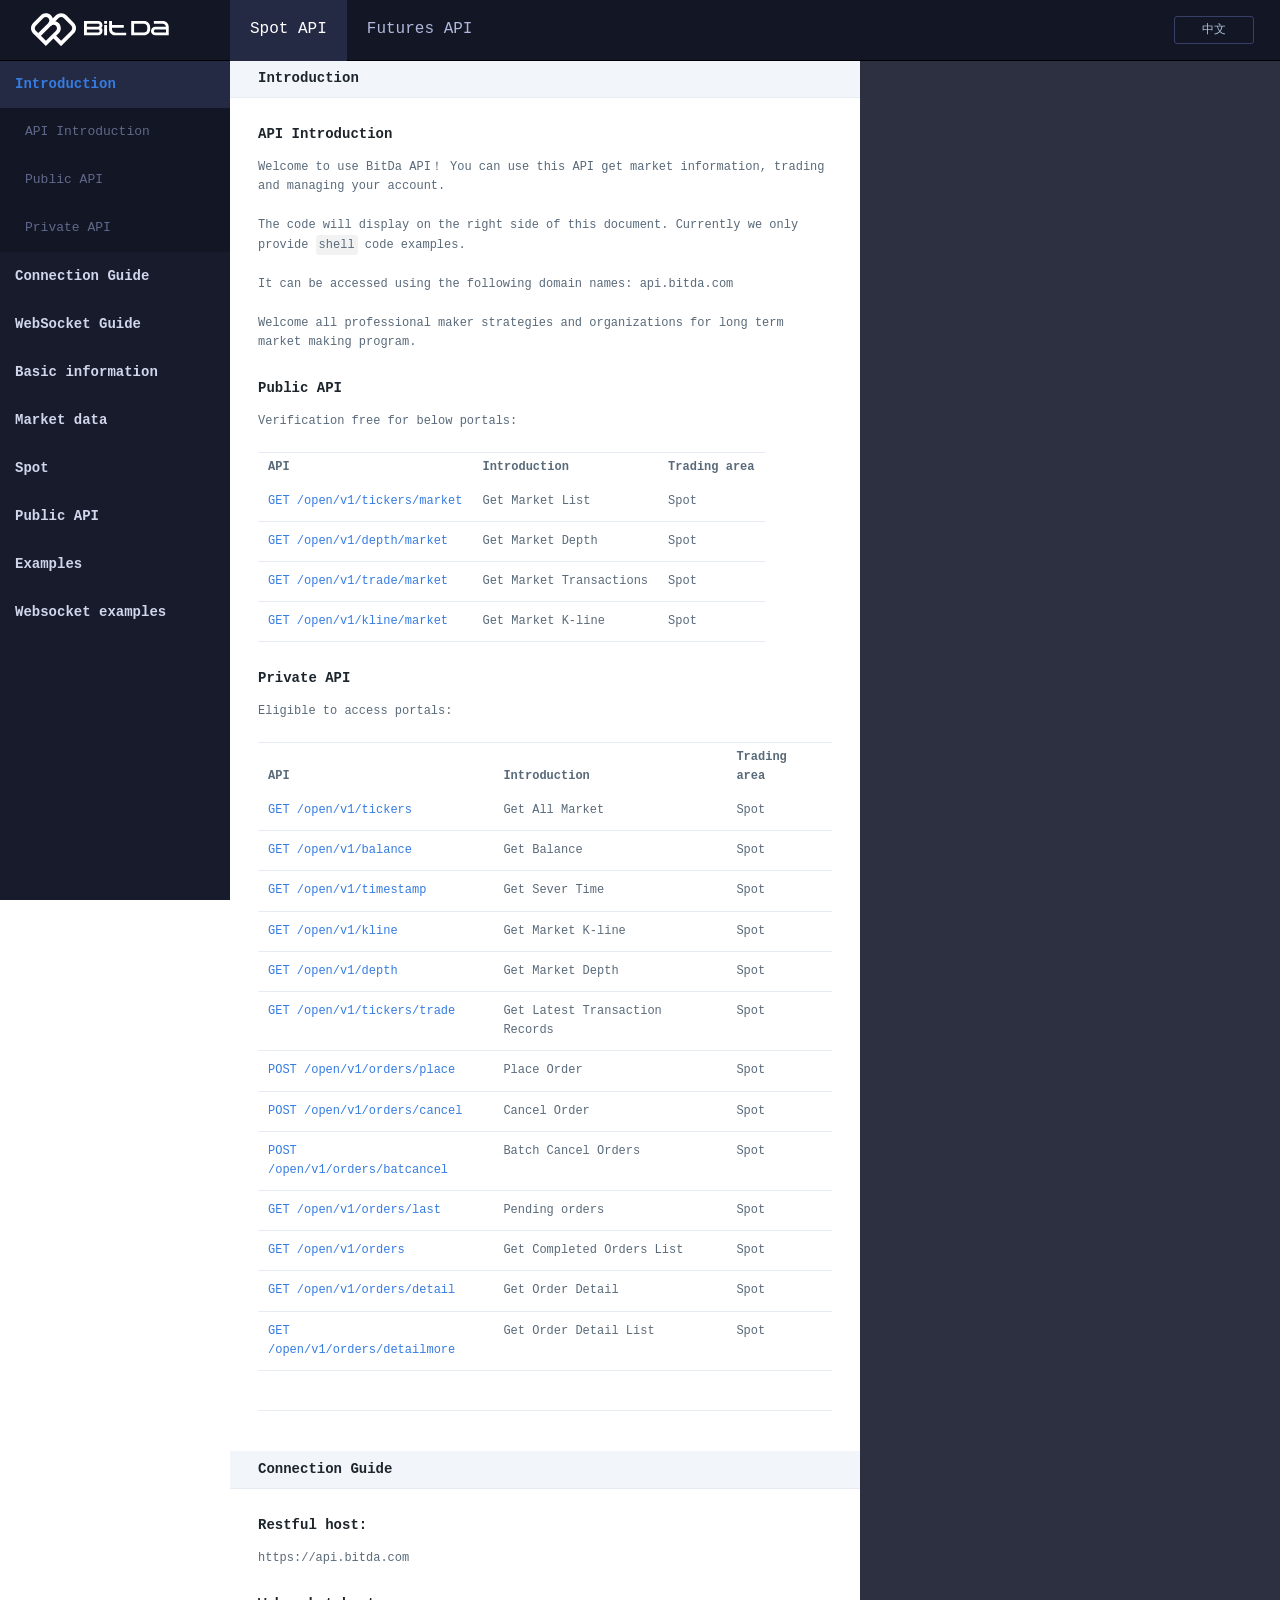
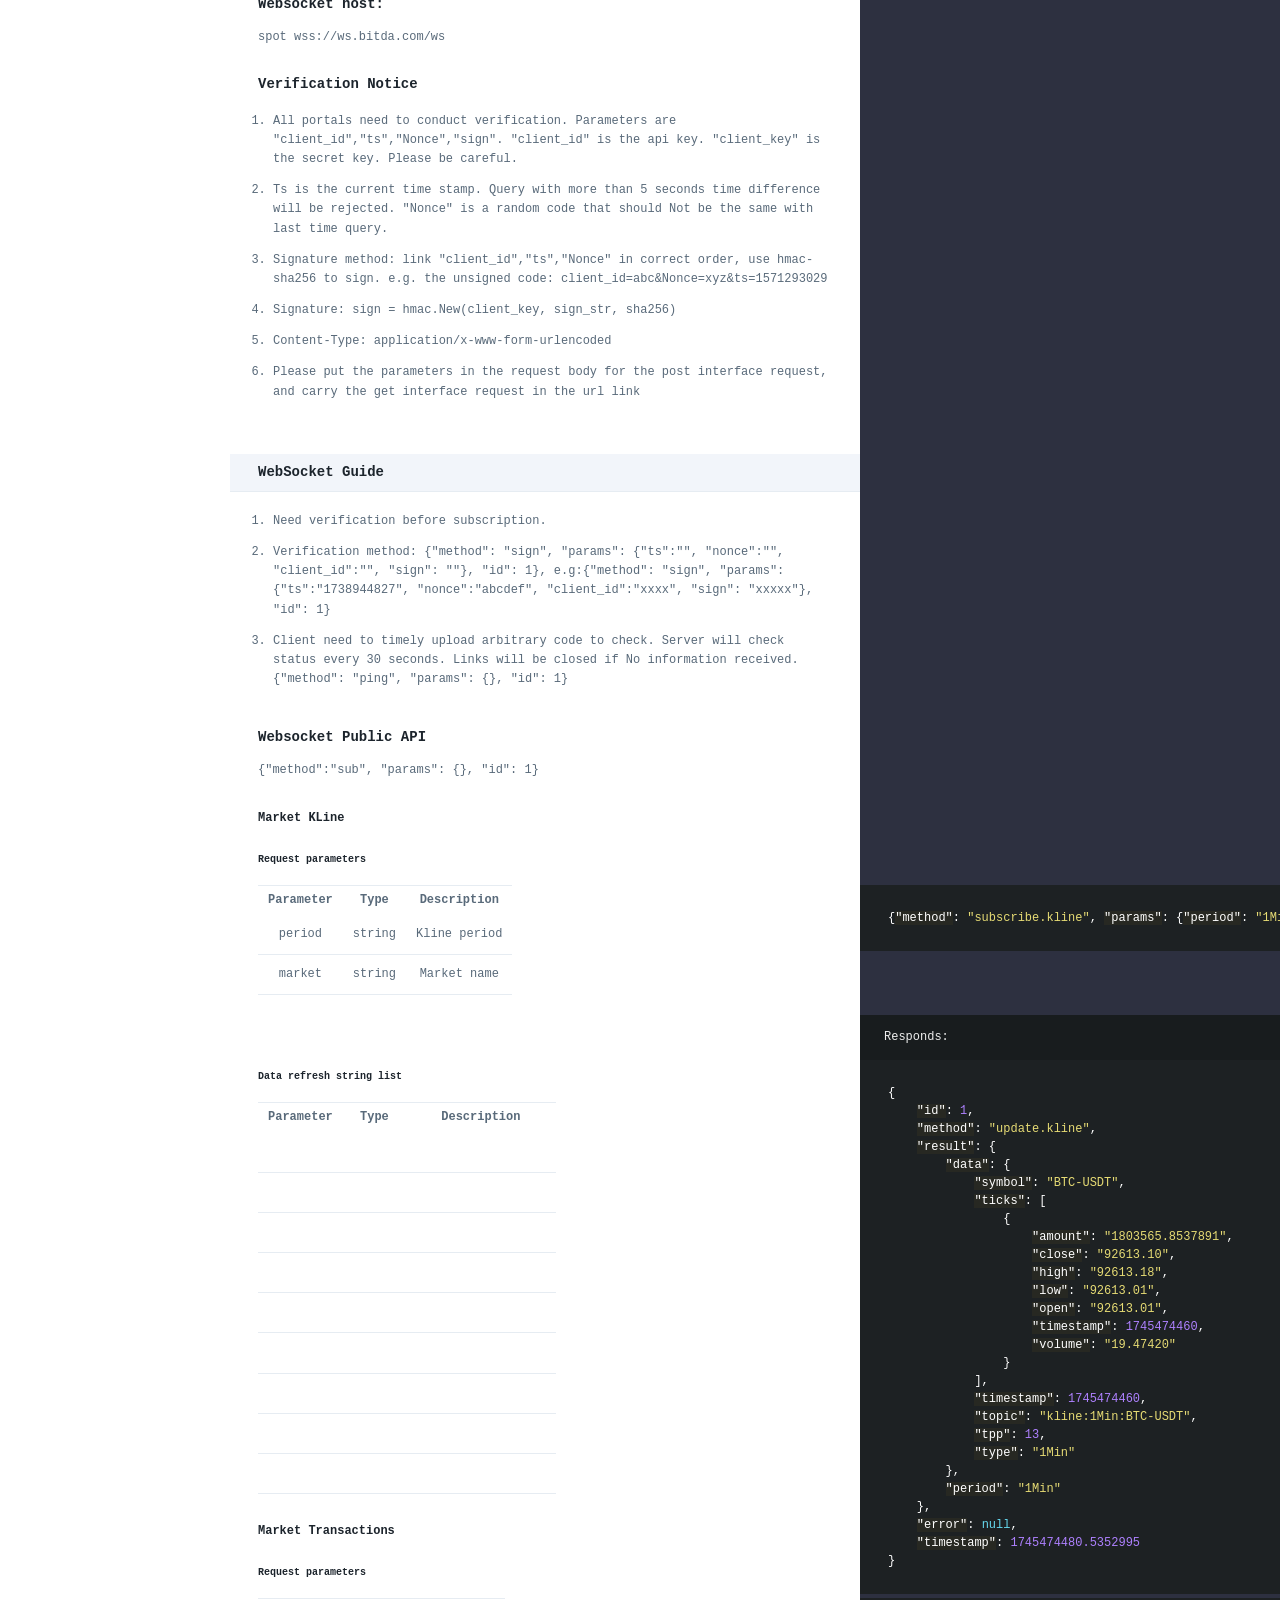
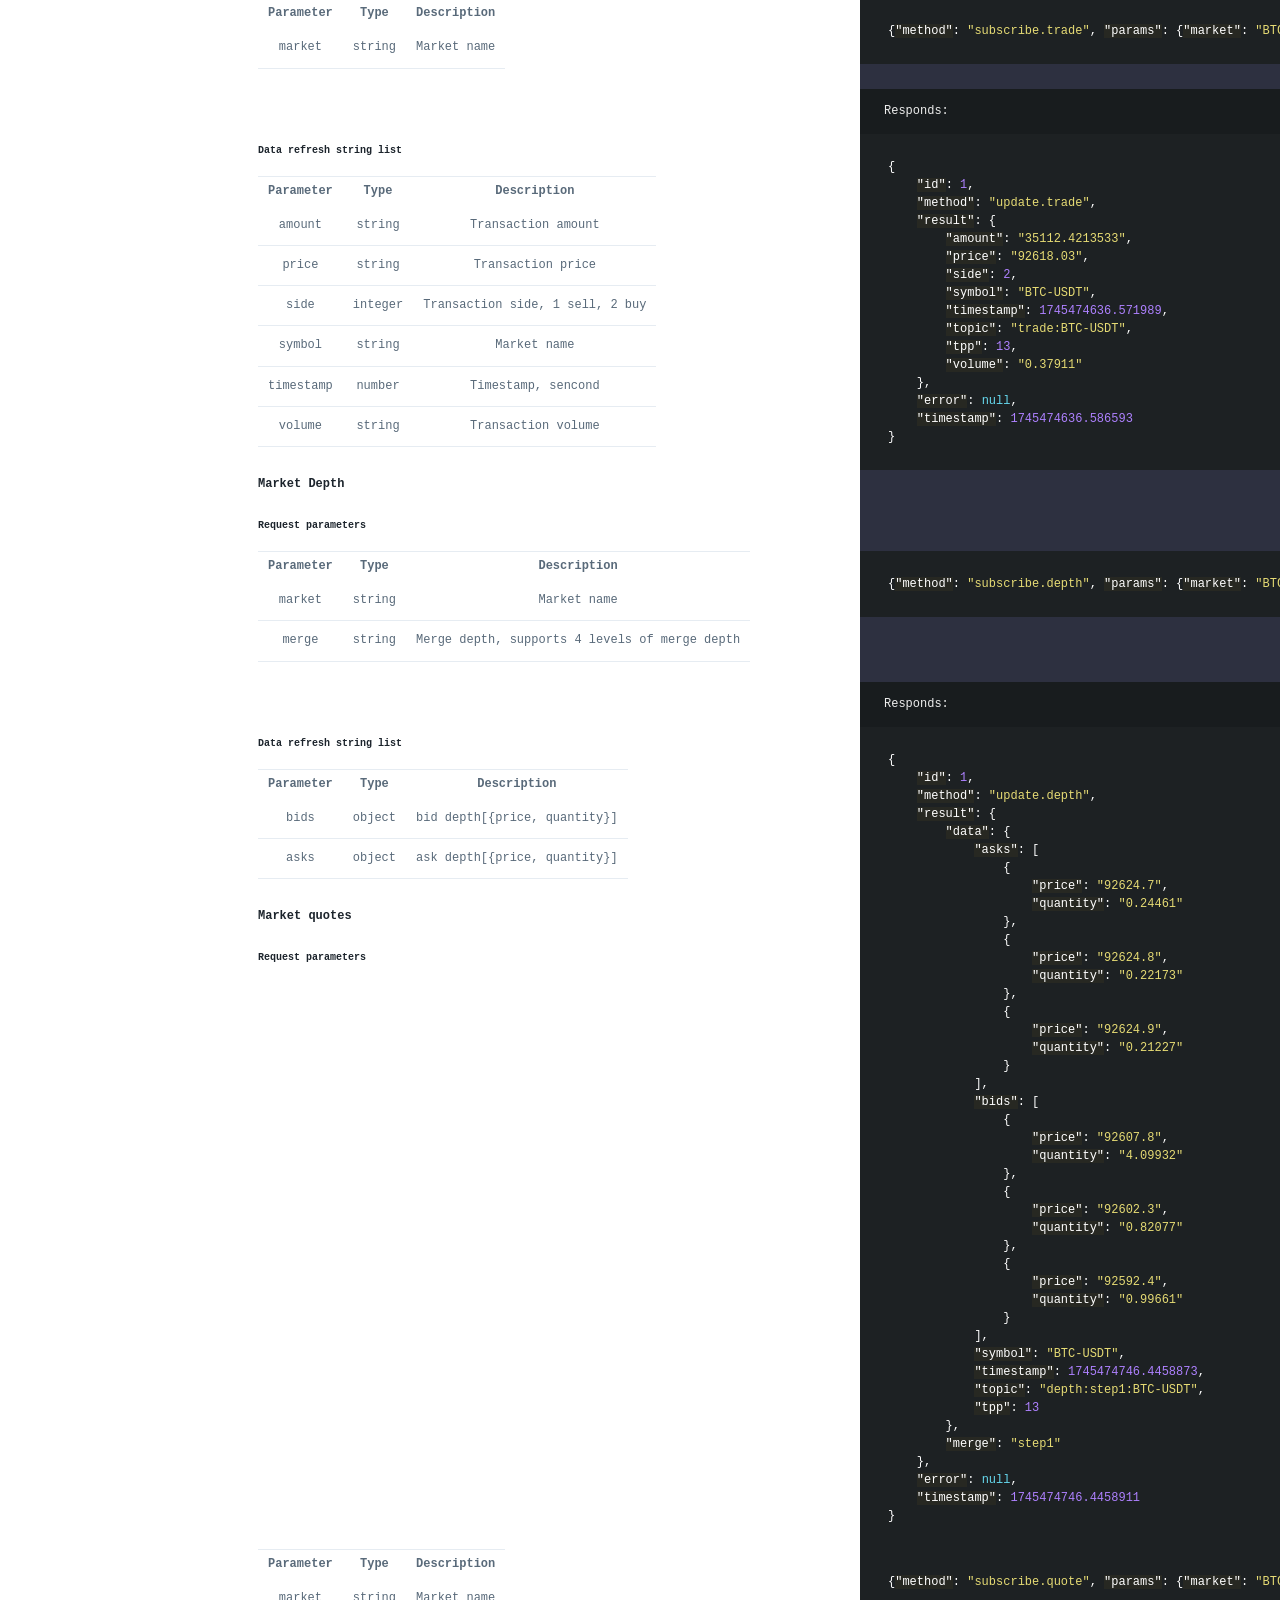
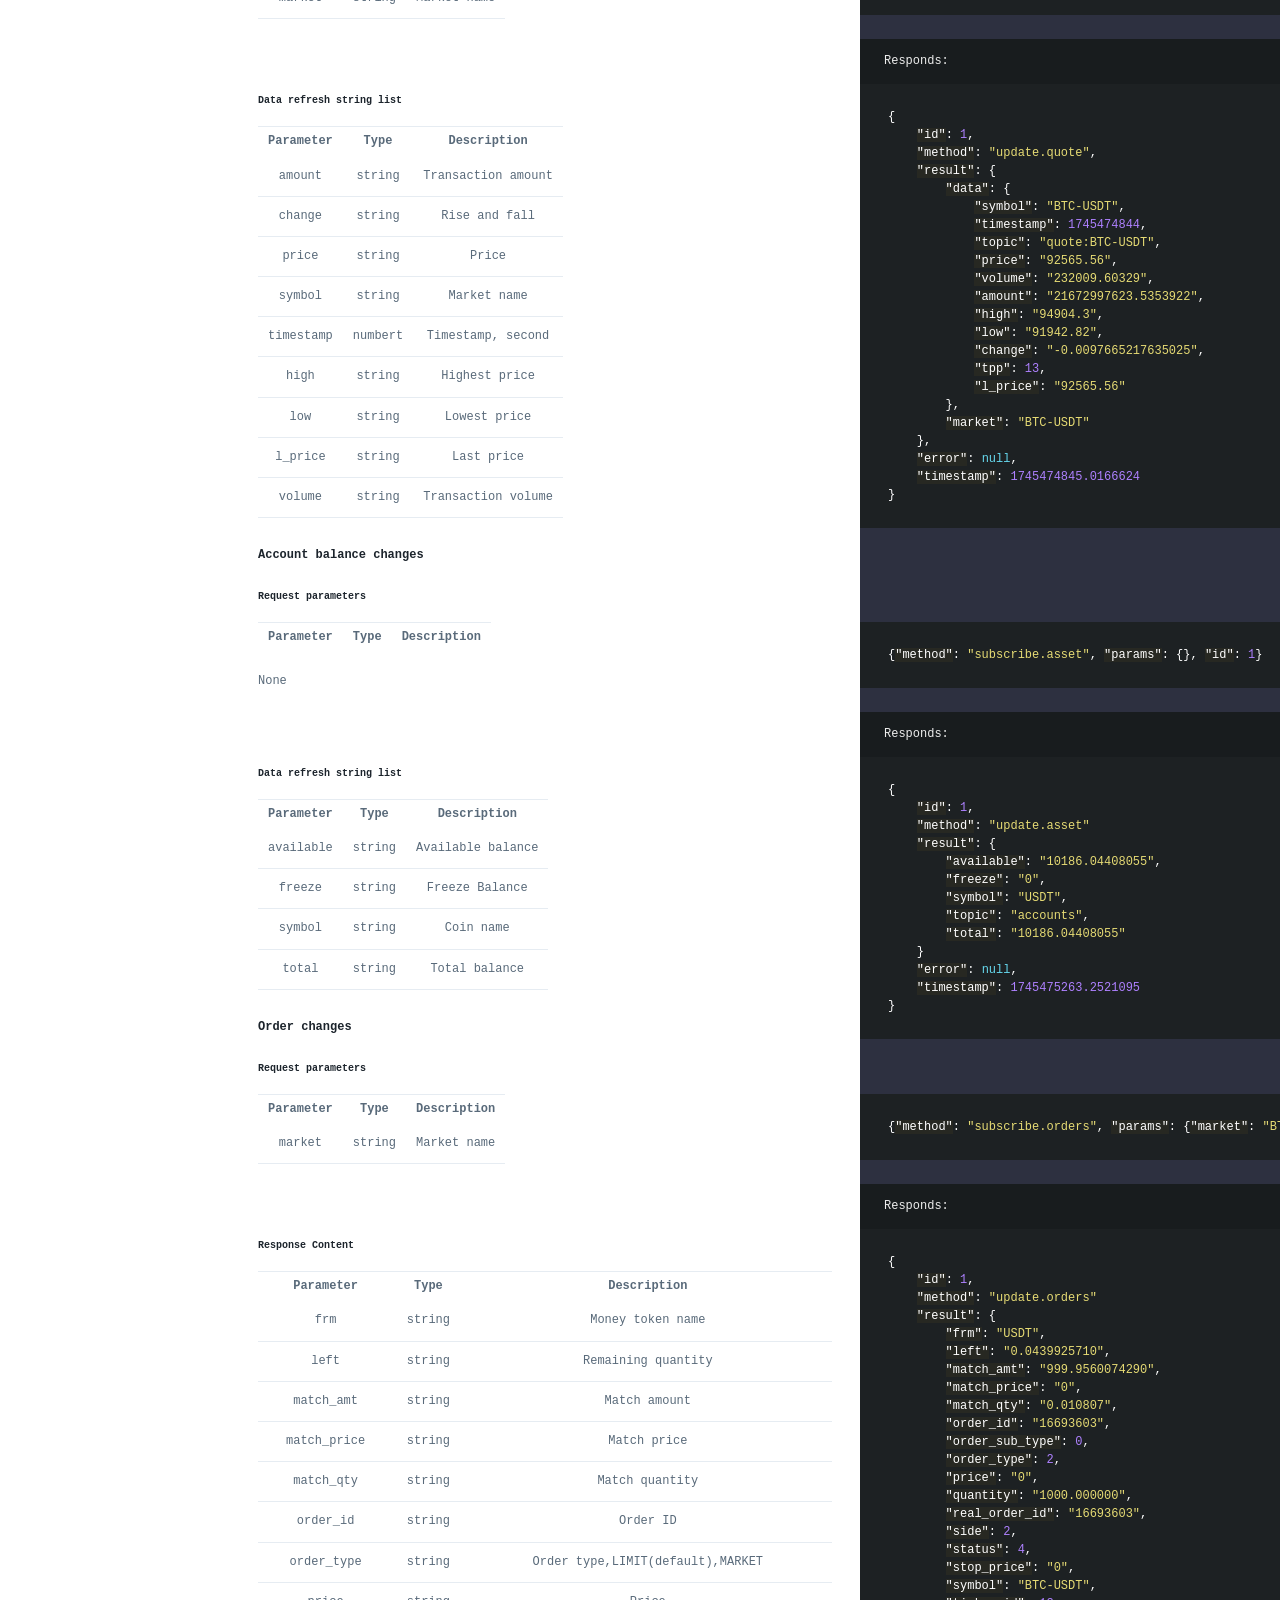
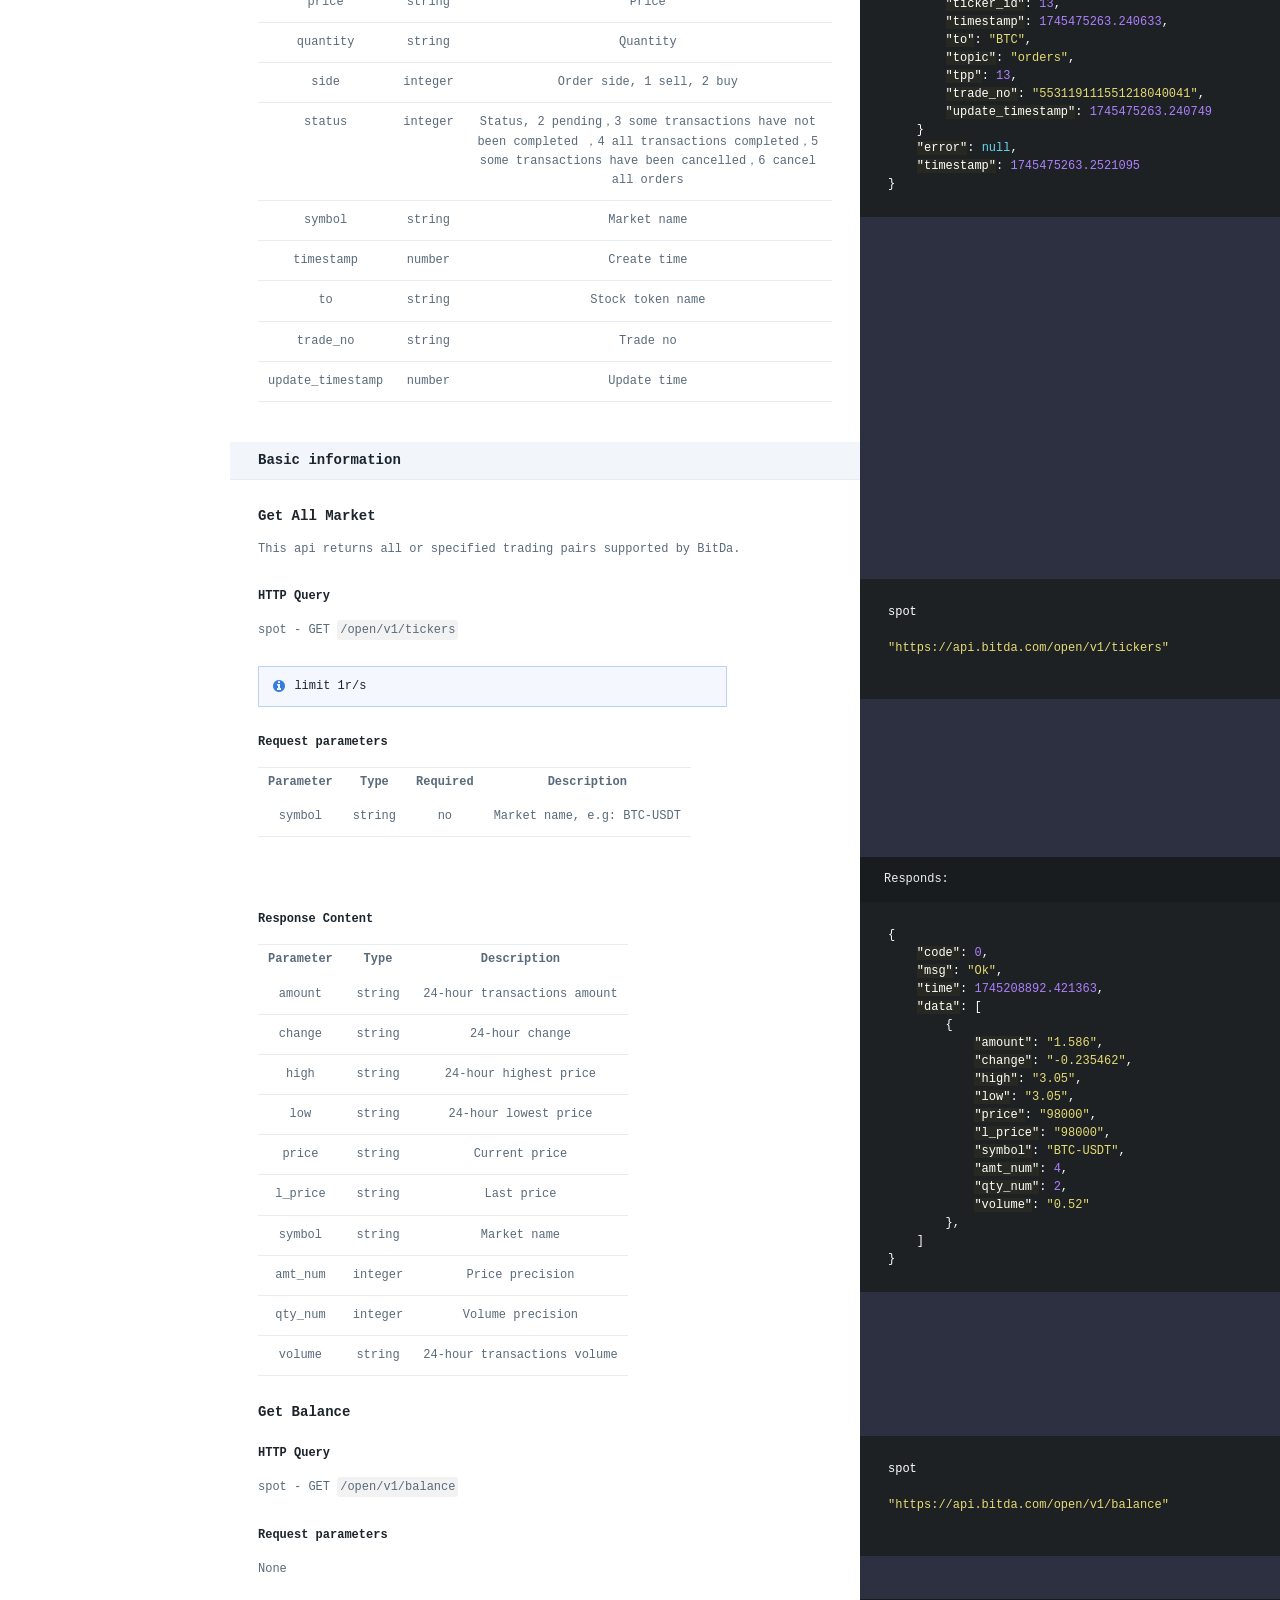
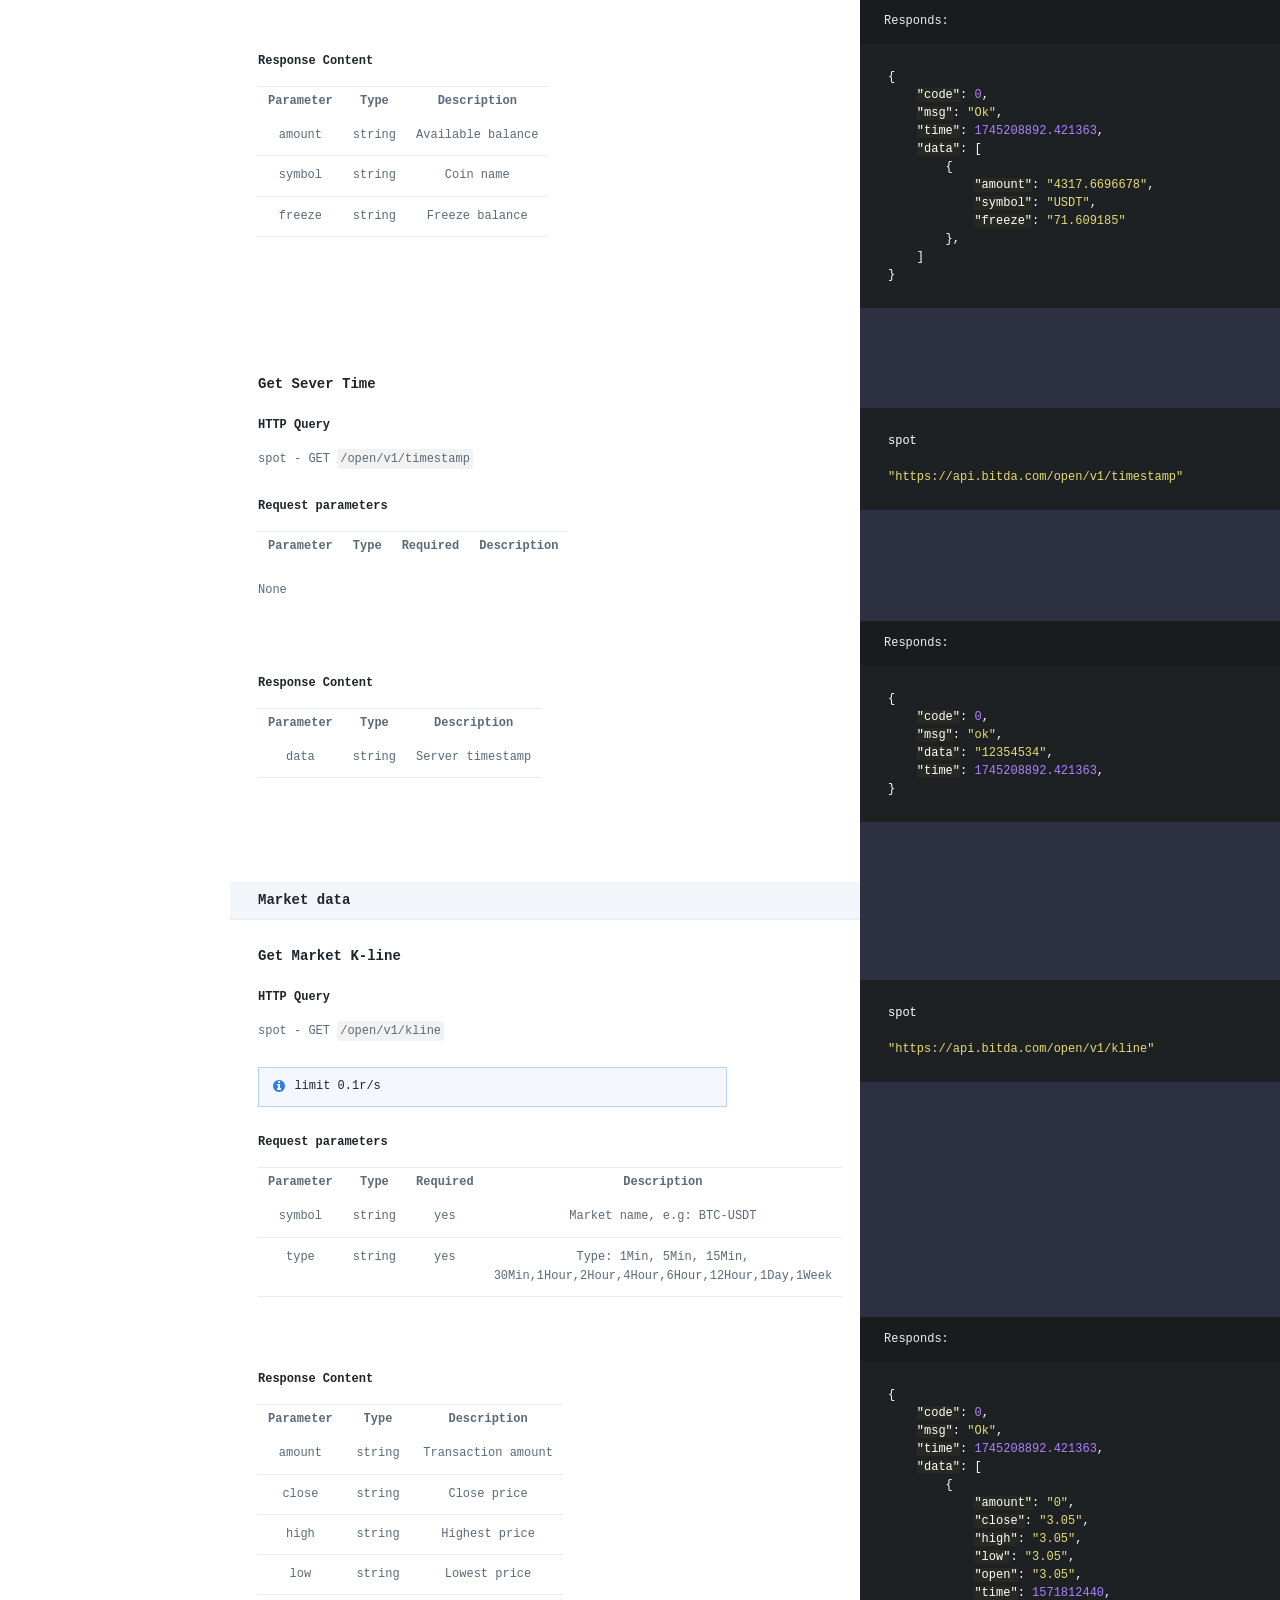
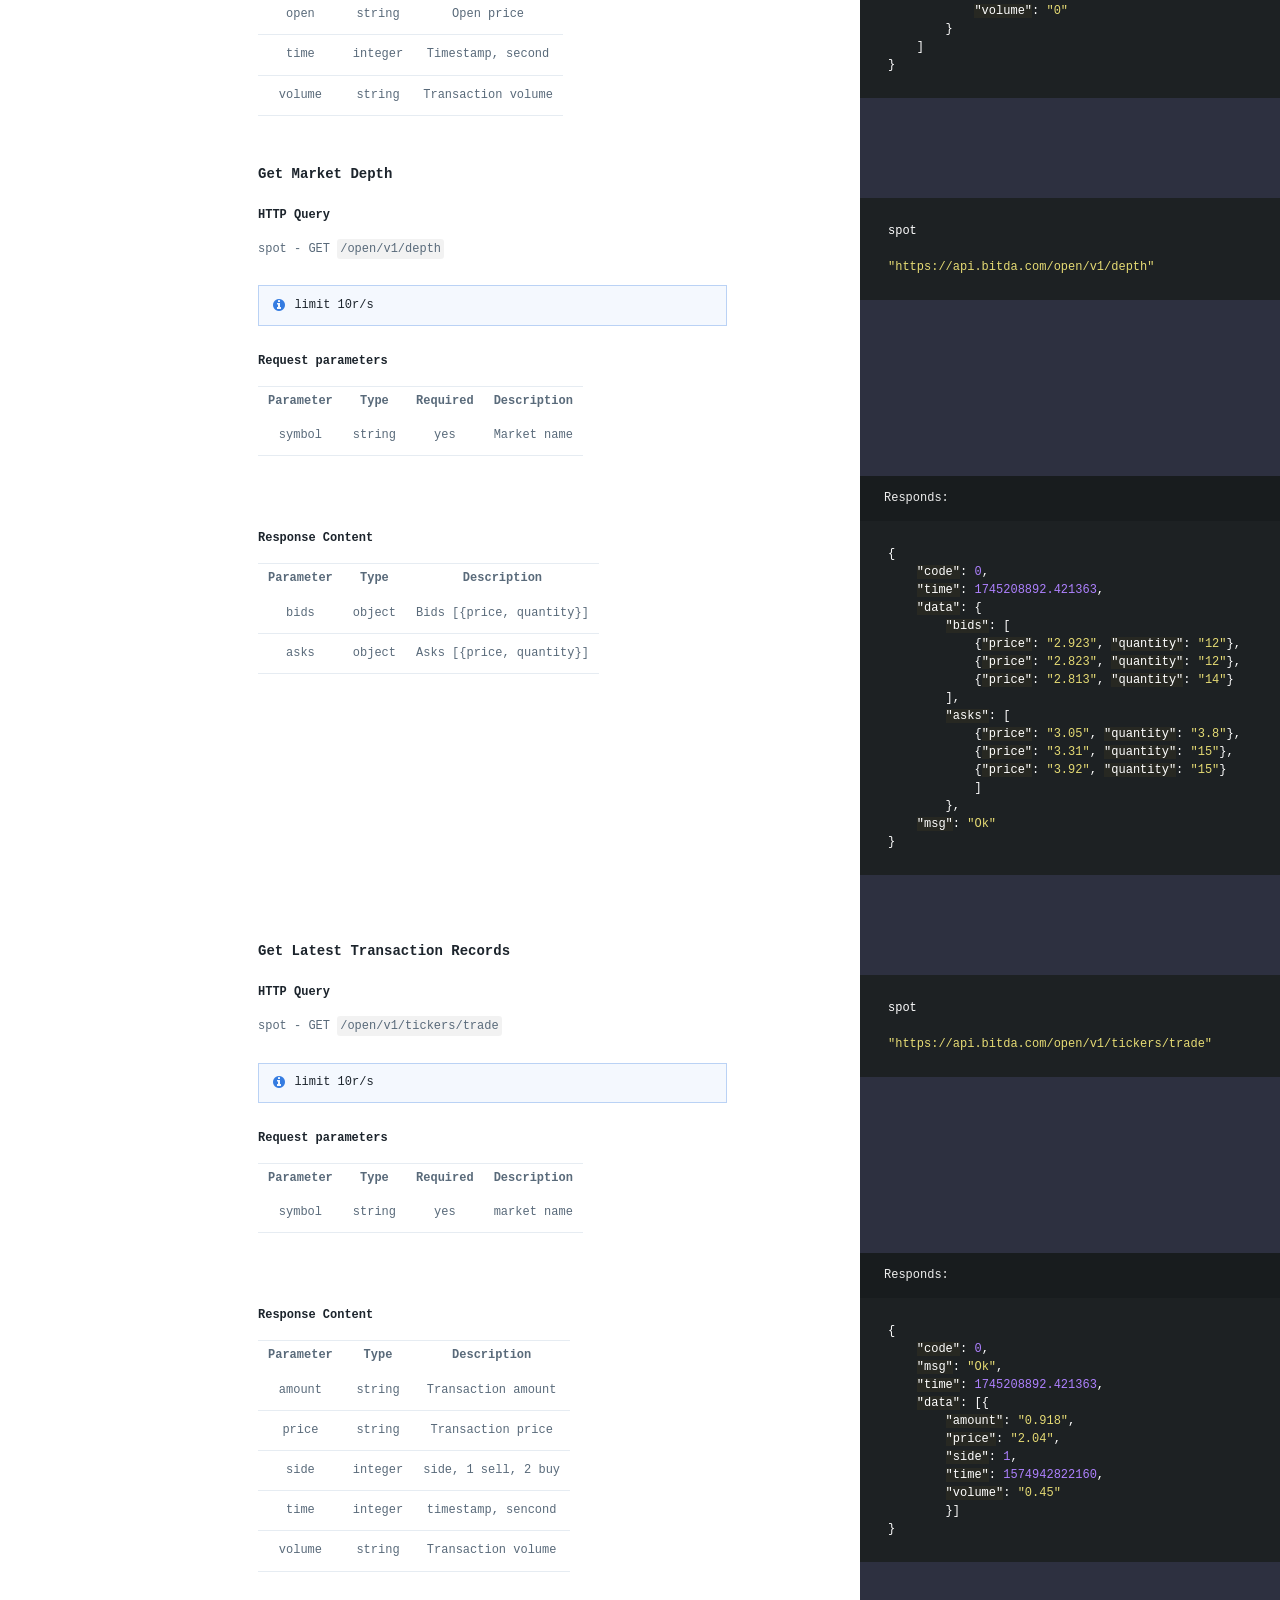
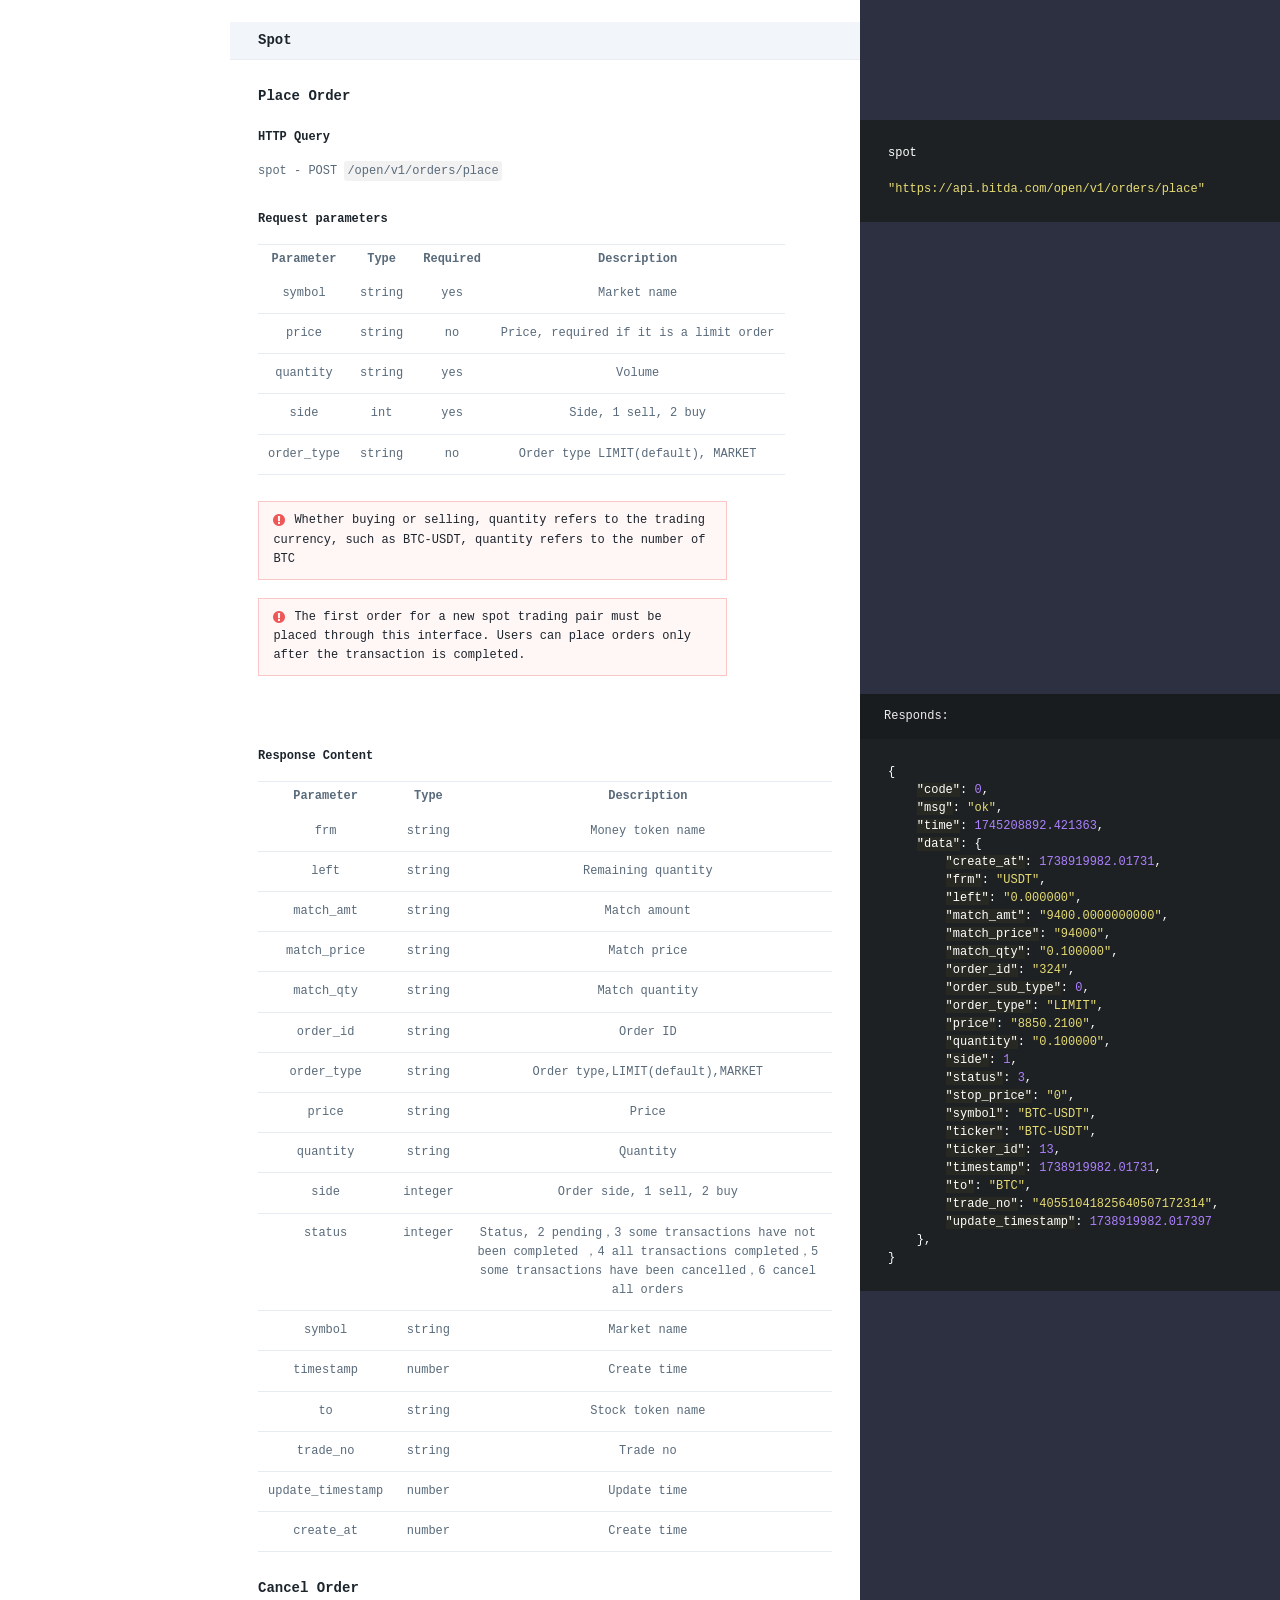
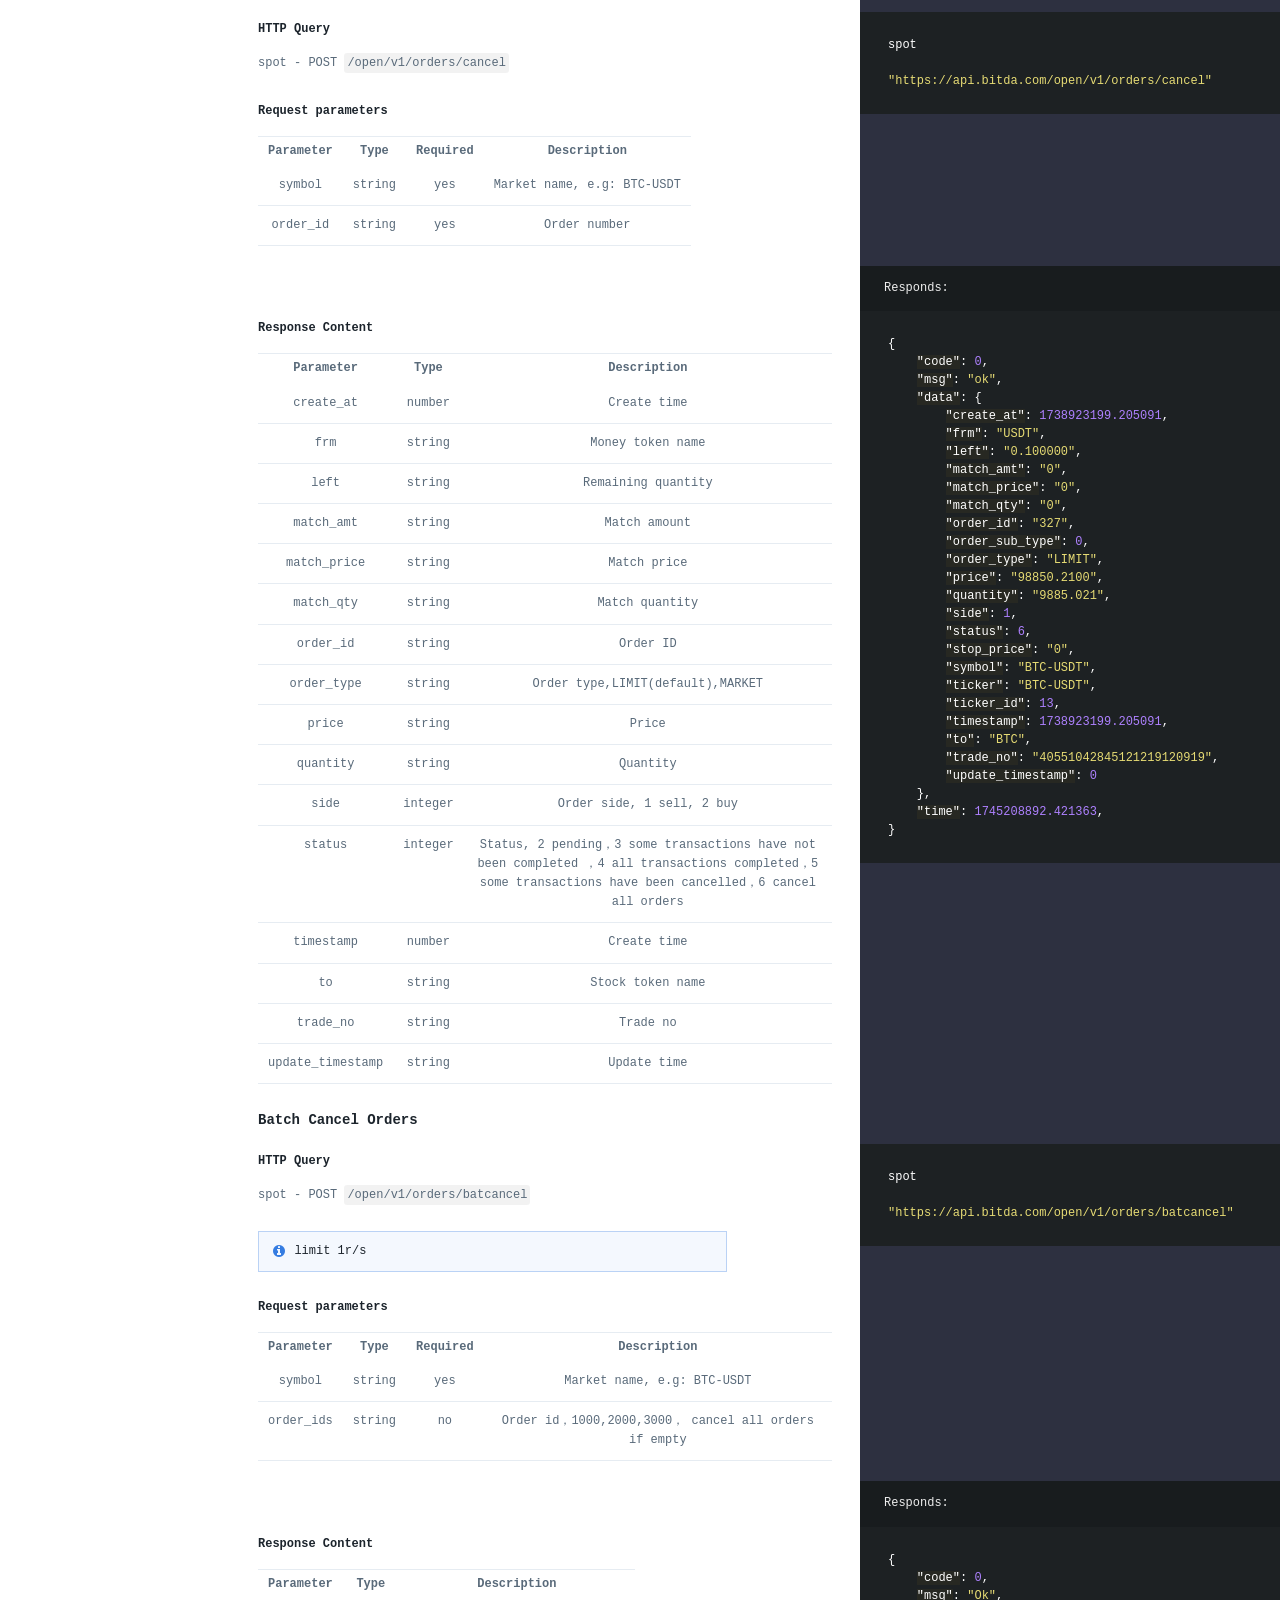
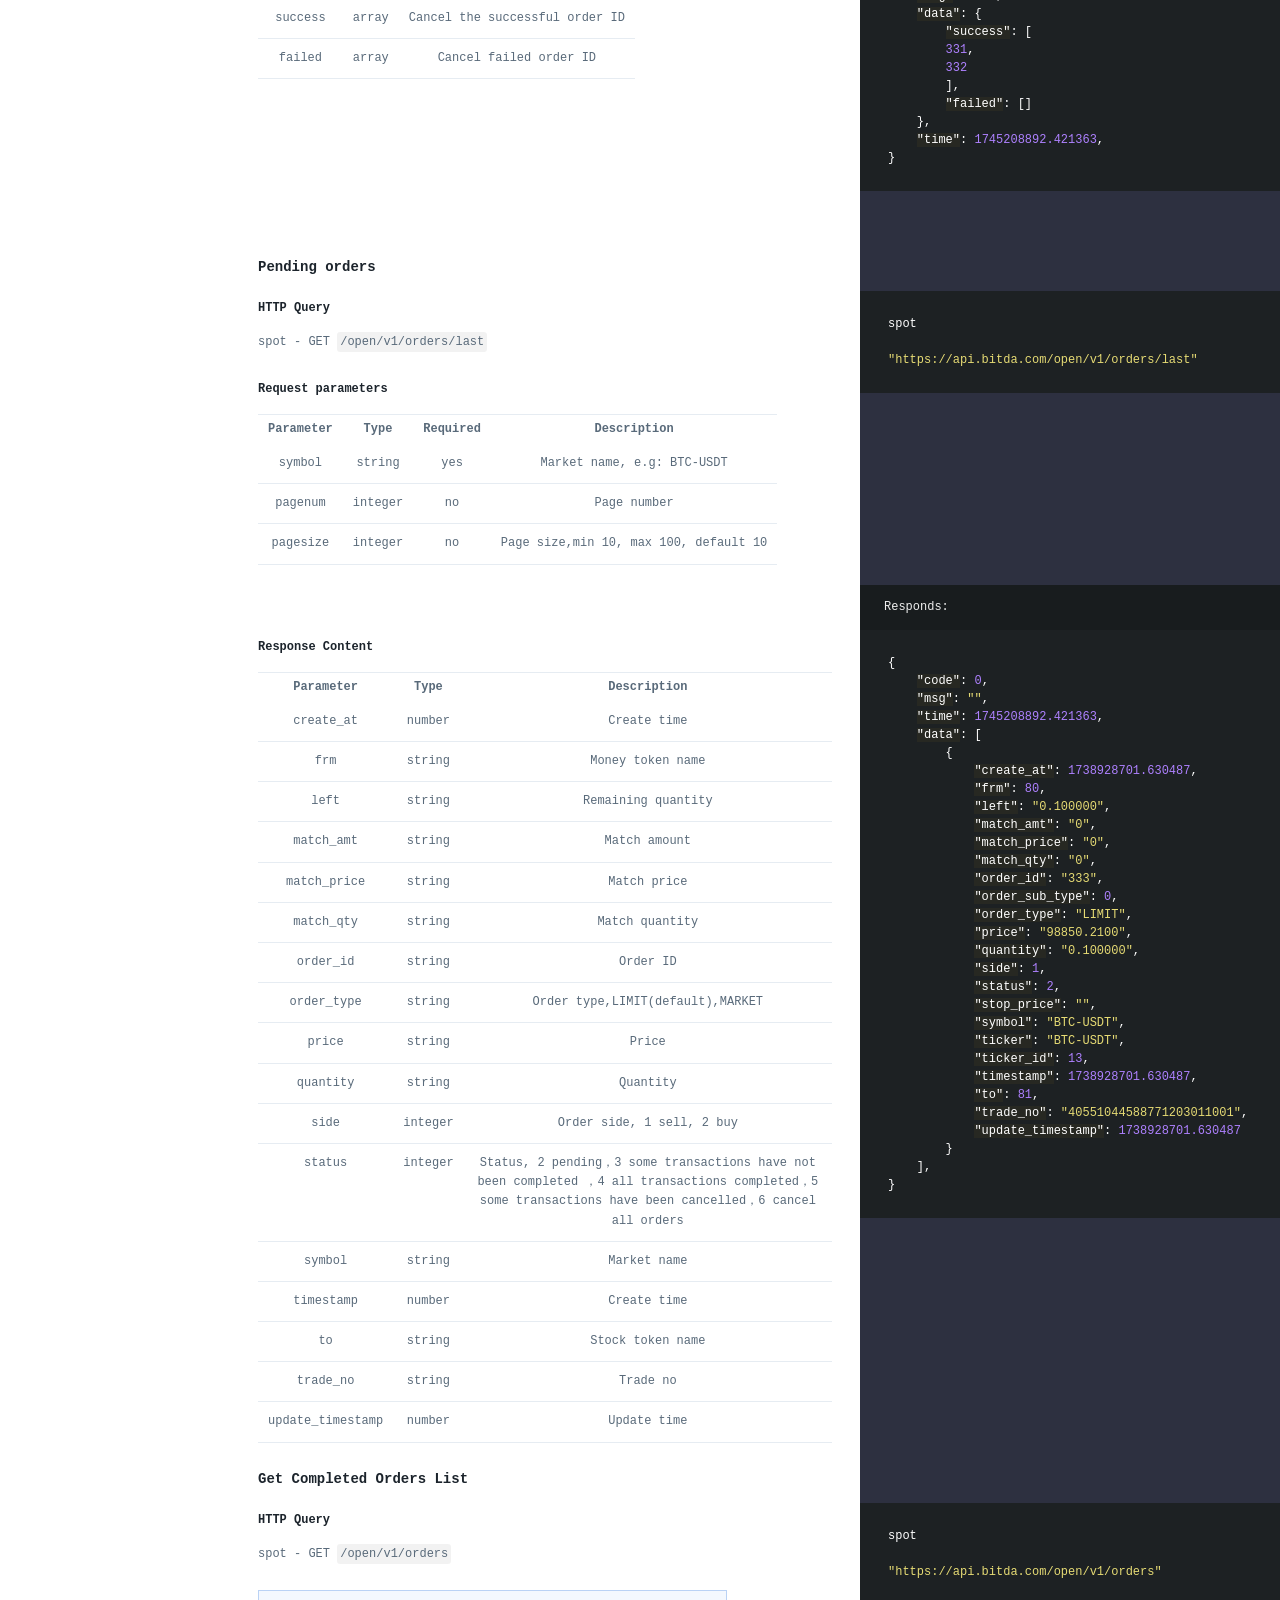
<file: spot/v1/en/index.html>
<!doctype html>
<html>
  <head>
    <meta charset="utf-8">
    <meta content="IE=edge,chrome=1" http-equiv="X-UA-Compatible">
    <meta name="viewport" content="width=device-width, initial-scale=1, maximum-scale=1">
    <link href="images/favicon-dede8a83.ico" rel="icon" type="image/ico" />
    <title>BitDa Spot API Documentation</title>
    <style>
      .highlight table td { padding: 5px; }
.highlight table pre { margin: 0; }
.highlight .gh {
  color: #999999;
}
.highlight .sr {
  color: #f6aa11;
}
.highlight .go {
  color: #888888;
}
.highlight .gp {
  color: #555555;
}
.highlight .gs {
}
.highlight .gu {
  color: #aaaaaa;
}
.highlight .nb {
  color: #f6aa11;
}
.highlight .cm {
  color: #75715e;
}
.highlight .cp {
  color: #75715e;
}
.highlight .c1 {
  color: #75715e;
}
.highlight .cs {
  color: #75715e;
}
.highlight .c, .highlight .ch, .highlight .cd, .highlight .cpf {
  color: #75715e;
}
.highlight .err {
  color: #960050;
}
.highlight .gr {
  color: #960050;
}
.highlight .gt {
  color: #960050;
}
.highlight .gd {
  color: #49483e;
}
.highlight .gi {
  color: #49483e;
}
.highlight .ge {
  color: #49483e;
}
.highlight .kc {
  color: #66d9ef;
}
.highlight .kd {
  color: #66d9ef;
}
.highlight .kr {
  color: #66d9ef;
}
.highlight .no {
  color: #66d9ef;
}
.highlight .kt {
  color: #66d9ef;
}
.highlight .mf {
  color: #ae81ff;
}
.highlight .mh {
  color: #ae81ff;
}
.highlight .il {
  color: #ae81ff;
}
.highlight .mi {
  color: #ae81ff;
}
.highlight .mo {
  color: #ae81ff;
}
.highlight .m, .highlight .mb, .highlight .mx {
  color: #ae81ff;
}
.highlight .sc {
  color: #ae81ff;
}
.highlight .se {
  color: #ae81ff;
}
.highlight .ss {
  color: #ae81ff;
}
.highlight .sd {
  color: #e6db74;
}
.highlight .s2 {
  color: #e6db74;
}
.highlight .sb {
  color: #e6db74;
}
.highlight .sh {
  color: #e6db74;
}
.highlight .si {
  color: #e6db74;
}
.highlight .sx {
  color: #e6db74;
}
.highlight .s1 {
  color: #e6db74;
}
.highlight .s, .highlight .sa, .highlight .dl {
  color: #e6db74;
}
.highlight .na {
  color: #a6e22e;
}
.highlight .nc {
  color: #a6e22e;
}
.highlight .nd {
  color: #a6e22e;
}
.highlight .ne {
  color: #a6e22e;
}
.highlight .nf, .highlight .fm {
  color: #a6e22e;
}
.highlight .vc {
  color: #ffffff;
  background-color: #272822;
}
.highlight .nn {
  color: #ffffff;
  background-color: #272822;
}
.highlight .nl {
  color: #ffffff;
  background-color: #272822;
}
.highlight .ni {
  color: #ffffff;
  background-color: #272822;
}
.highlight .bp {
  color: #ffffff;
  background-color: #272822;
}
.highlight .vg {
  color: #ffffff;
  background-color: #272822;
}
.highlight .vi {
  color: #ffffff;
  background-color: #272822;
}
.highlight .nv, .highlight .vm {
  color: #ffffff;
  background-color: #272822;
}
.highlight .w {
  color: #ffffff;
  background-color: #272822;
}
.highlight {
  color: #ffffff;
  background-color: #272822;
}
.highlight .n, .highlight .py, .highlight .nx {
  color: #ffffff;
  background-color: #272822;
}
.highlight .ow {
  color: #f92672;
}
.highlight .nt {
  color: #f92672;
}
.highlight .k, .highlight .kv {
  color: #f92672;
}
.highlight .kn {
  color: #f92672;
}
.highlight .kp {
  color: #f92672;
}
.highlight .o {
  color: #f92672;
}
    </style>
    <link href="stylesheets/screen-48687268.css" rel="stylesheet" media="screen" />
    <link href="stylesheets/print-92353496.css" rel="stylesheet" media="print" />
      <script src="javascripts/all_nosearch-c275c2f6.js"></script>
  </head>

  <body class="index" data-languages="[]">
    <a href="#" id="nav-button">
      <span>
        <img src="images/navbar-cad8cdcb.png" alt="" />
      </span>
    </a>
    <header>
      <div class="flex_box">
        <a href="https://www.bitda.com">
          <img src="images/logo-4042ab18.svg" class="logo" alt="" />
        </a>
        <div class="nav_box">
          <!-- <span class="nav_cell" style="display: none">
            <a href="javascript:;" class="nav_first">v1<i class="icon_nav"></i></a>
            <ul class="nav_ul">
              <li>
                <a href="/spot/v1/en/" id="v1_url">v1</a>
              </li>
            </ul>
          </span> -->
          <span class="nav_cell nav_tab nav_active">
            <a href="/spot/v1/en/" id="btn_spot">Spot API</a>
          </span>
          <span class="nav_cell nav_tab">
            <a href="/futures/v1/en/" id="btn_futures">Futures API</a>
          </span>
        </div>
      </div>
      <a href="/spot/v1/en/" class="lang" id="lang_box" style="display: block;">简体中文</a>
    </header>
    <div class="toc-wrapper">
      <ul id="toc" class="toc-list-h1">
          <li>
            <a href="#introduction" class="toc-h1 toc-link" data-title="Introduction">Introduction</a>
              <ul class="toc-list-h2">
                  <li>
                    <a href="#api-introduction" class="toc-h2 toc-link" data-title="API Introduction">API Introduction</a>
                  </li>
                  <li>
                    <a href="#public-api" class="toc-h2 toc-link" data-title="Public API">Public API</a>
                  </li>
                  <li>
                    <a href="#private-api" class="toc-h2 toc-link" data-title="Private API">Private API</a>
                  </li>
              </ul>
          </li>
          <li>
            <a href="#connection-guide" class="toc-h1 toc-link" data-title="Connection Guide">Connection Guide</a>
              <ul class="toc-list-h2">
                  <li>
                    <a href="#restful-host" class="toc-h2 toc-link" data-title="Restful host:">Restful host:</a>
                  </li>
                  <li>
                    <a href="#websocket-host" class="toc-h2 toc-link" data-title="Websocket host:">Websocket host:</a>
                  </li>
                  <li>
                    <a href="#verification-notice" class="toc-h2 toc-link" data-title="Verification Notice">Verification Notice</a>
                  </li>
              </ul>
          </li>
          <li>
            <a href="#websocket-guide" class="toc-h1 toc-link" data-title="WebSocket Guide">WebSocket Guide</a>
              <ul class="toc-list-h2">
                  <li>
                    <a href="#websocket-public-api" class="toc-h2 toc-link" data-title="Websocket Public API">Websocket Public API</a>
                  </li>
              </ul>
          </li>
          <li>
            <a href="#basic-information" class="toc-h1 toc-link" data-title="Basic information">Basic information</a>
              <ul class="toc-list-h2">
                  <li>
                    <a href="#get-all-market" class="toc-h2 toc-link" data-title="Get All Market">Get All Market</a>
                  </li>
                  <li>
                    <a href="#get-balance" class="toc-h2 toc-link" data-title="Get Balance">Get Balance</a>
                  </li>
                  <li>
                    <a href="#get-sever-time" class="toc-h2 toc-link" data-title="Get Sever Time">Get Sever Time</a>
                  </li>
              </ul>
          </li>
          <li>
            <a href="#market-data" class="toc-h1 toc-link" data-title="Market data">Market data</a>
              <ul class="toc-list-h2">
                  <li>
                    <a href="#get-market-k-line" class="toc-h2 toc-link" data-title="Get Market K-line">Get Market K-line</a>
                  </li>
                  <li>
                    <a href="#get-market-depth" class="toc-h2 toc-link" data-title="Get Market Depth">Get Market Depth</a>
                  </li>
                  <li>
                    <a href="#get-latest-transaction-records" class="toc-h2 toc-link" data-title="Get Latest Transaction Records">Get Latest Transaction Records</a>
                  </li>
              </ul>
          </li>
          <li>
            <a href="#spot" class="toc-h1 toc-link" data-title="Spot">Spot</a>
              <ul class="toc-list-h2">
                  <li>
                    <a href="#place-order" class="toc-h2 toc-link" data-title="Place Order">Place Order</a>
                  </li>
                  <li>
                    <a href="#cancel-order" class="toc-h2 toc-link" data-title="Cancel Order">Cancel Order</a>
                  </li>
                  <li>
                    <a href="#batch-cancel-orders" class="toc-h2 toc-link" data-title="Batch Cancel Orders">Batch Cancel Orders</a>
                  </li>
                  <li>
                    <a href="#pending-orders" class="toc-h2 toc-link" data-title="Pending orders">Pending orders</a>
                  </li>
                  <li>
                    <a href="#get-completed-orders-list" class="toc-h2 toc-link" data-title="Get Completed Orders List">Get Completed Orders List</a>
                  </li>
                  <li>
                    <a href="#get-order-detail" class="toc-h2 toc-link" data-title="Get Order Detail">Get Order Detail</a>
                  </li>
                  <li>
                    <a href="#get-order-detail-list" class="toc-h2 toc-link" data-title="Get Order Detail List">Get Order Detail List</a>
                  </li>
                  <li>
                    <a href="#get-fee-rate" class="toc-h2 toc-link" data-title="Get Fee Rate">Get Fee Rate</a>
                  </li>
              </ul>
          </li>
          <li>
            <a href="#public-api-2" class="toc-h1 toc-link" data-title="Public API">Public API</a>
              <ul class="toc-list-h2">
                  <li>
                    <a href="#get-market-list" class="toc-h2 toc-link" data-title="Get Market List">Get Market List</a>
                  </li>
                  <li>
                    <a href="#get-market-depth-2" class="toc-h2 toc-link" data-title="Get Market Depth">Get Market Depth</a>
                  </li>
                  <li>
                    <a href="#get-market-transactions" class="toc-h2 toc-link" data-title="Get Market Transactions">Get Market Transactions</a>
                  </li>
                  <li>
                    <a href="#get-market-k-line-2" class="toc-h2 toc-link" data-title="Get Market K-line">Get Market K-line</a>
                  </li>
              </ul>
          </li>
          <li>
            <a href="#examples" class="toc-h1 toc-link" data-title="Examples">Examples</a>
          </li>
          <li>
            <a href="#websocket-examples" class="toc-h1 toc-link" data-title="Websocket examples">Websocket examples</a>
          </li>
      </ul>
    </div>
    <div class="page-wrapper">
      <div class="dark-box"></div>
      <div class="content">
        <h1 id='introduction'>Introduction</h1><h2 id='api-introduction'>API Introduction</h2>
<p>Welcome to use BitDa API！ You can use this API get market information, trading and managing your account.</p>

<p>The code will display on the right side of this document. Currently we only provide <code>shell</code> code examples.</p>

<p>It can be accessed using the following domain names: api.bitda.com</p>

<p>Welcome all professional maker strategies and organizations for long term market making program.</p>
<h2 id='public-api'>Public API</h2>
<p>Verification free for below portals:</p>

<table><thead>
<tr>
<th>API</th>
<th>Introduction</th>
<th>Trading area</th>
</tr>
</thead><tbody>
<tr>
<td><a href="#495cebdeec-2">GET /open/v1/tickers/market</a></td>
<td>Get Market List</td>
<td>Spot</td>
</tr>
<tr>
<td><a href="#a1128a972d-2">GET /open/v1/depth/market</a></td>
<td>Get Market Depth</td>
<td>Spot</td>
</tr>
<tr>
<td><a href="#775841b581-2">GET /open/v1/trade/market</a></td>
<td>Get Market Transactions</td>
<td>Spot</td>
</tr>
<tr>
<td><a href="#k-3">GET /open/v1/kline/market</a></td>
<td>Get Market K-line</td>
<td>Spot</td>
</tr>
</tbody></table>
<h2 id='private-api'>Private API</h2>
<p>Eligible to access portals:</p>

<table><thead>
<tr>
<th>API</th>
<th>Introduction</th>
<th>Trading area</th>
</tr>
</thead><tbody>
<tr>
<td><a href="#ebe64e52ff">GET /open/v1/tickers</a></td>
<td>Get All Market</td>
<td>Spot</td>
</tr>
<tr>
<td><a href="#870c0ab88b">GET /open/v1/balance</a></td>
<td>Get Balance</td>
<td>Spot</td>
</tr>
<tr>
<td><a href="#fc5a31ea39">GET /open/v1/timestamp</a></td>
<td>Get Sever Time</td>
<td>Spot</td>
</tr>
<tr>
<td><a href="#k-2">GET /open/v1/kline</a></td>
<td>Get Market K-line</td>
<td>Spot</td>
</tr>
<tr>
<td><a href="#0f7bd4961a">GET /open/v1/depth</a></td>
<td>Get Market Depth</td>
<td>Spot</td>
</tr>
<tr>
<td><a href="#5">GET /open/v1/tickers/trade</a></td>
<td>Get Latest Transaction Records</td>
<td>Spot</td>
</tr>
<tr>
<td><a href="#fd6ce2a756">POST /open/v1/orders/place</a></td>
<td>Place Order</td>
<td>Spot</td>
</tr>
<tr>
<td><a href="#7742416be6">POST /open/v1/orders/cancel</a></td>
<td>Cancel Order</td>
<td>Spot</td>
</tr>
<tr>
<td><a href="#cedb99e805">POST /open/v1/orders/batcancel</a></td>
<td>Batch Cancel Orders</td>
<td>Spot</td>
</tr>
<tr>
<td><a href="#c2313ec9bf">GET /open/v1/orders/last</a></td>
<td>Pending orders</td>
<td>Spot</td>
</tr>
<tr>
<td><a href="#cbbcc98be2">GET /open/v1/orders</a></td>
<td>Get Completed Orders List</td>
<td>Spot</td>
</tr>
<tr>
<td><a href="#3fbc9cb788">GET /open/v1/orders/detail</a></td>
<td>Get Order Detail</td>
<td>Spot</td>
</tr>
<tr>
<td><a href="#d1baf83d74">GET /open/v1/orders/detailmore</a></td>
<td>Get Order Detail List</td>
<td>Spot</td>
</tr>
<tr>
<td><a href="#6033256dc0">GET /open/v1/fee-rate</a></td>
<td>Get Fee Rate</td>
<td>Spot</td>
</tr>
</tbody></table>
<h1 id='connection-guide'>Connection Guide</h1><h2 id='restful-host'>Restful host:</h2>
<p>https://api.bitda.com</p>
<h2 id='websocket-host'>Websocket host:</h2>
<p>spot
    wss://ws.bitda.com/ws</p>
<h2 id='verification-notice'>Verification Notice</h2>
<ol>
<li><p>All portals need to conduct verification. Parameters are &quot;client_id&quot;,&quot;ts&quot;,&quot;Nonce&quot;,&quot;sign&quot;. &quot;client_id&quot; is the api key. &quot;client_key&quot; is the secret key. Please be careful.</p></li>
<li><p>Ts is the current time stamp. Query with more than 5 seconds time difference will be rejected. &quot;Nonce&quot; is a random code that should Not be the same with last time query.</p></li>
<li><p>Signature method: link &quot;client_id&quot;,&quot;ts&quot;,&quot;Nonce&quot; in correct order, use hmac-sha256 to sign. e.g. the unsigned code: client_id=abc&amp;Nonce=xyz&amp;ts=1571293029</p></li>
<li><p>Signature: sign = hmac.New(client_key, sign_str, sha256)</p></li>
<li><p>Content-Type: application/x-www-form-urlencoded</p></li>
<li><p>Please put the parameters in the request body for the post interface request, and carry the get interface request in the url link</p></li>
</ol>
<h1 id='websocket-guide'>WebSocket Guide</h1>
<ol>
<li><p>Need verification before subscription.</p></li>
<li><p>Verification method: {&quot;method&quot;: &quot;sign&quot;, &quot;params&quot;: {&quot;ts&quot;:&quot;&quot;, &quot;nonce&quot;:&quot;&quot;, &quot;client_id&quot;:&quot;&quot;, &quot;sign&quot;: &quot;&quot;}, &quot;id&quot;: 1}, e.g:{&quot;method&quot;: &quot;sign&quot;, &quot;params&quot;: {&quot;ts&quot;:&quot;1738944827&quot;, &quot;nonce&quot;:&quot;abcdef&quot;, &quot;client_id&quot;:&quot;xxxx&quot;, &quot;sign&quot;: &quot;xxxxx&quot;}, &quot;id&quot;: 1}</p></li>
<li><p>Client need to timely upload arbitrary code to check. Server will check status every 30 seconds. Links will be closed if No information received.{&quot;method&quot;: &quot;ping&quot;, &quot;params&quot;: {}, &quot;id&quot;: 1}</p></li>
</ol>
<h2 id='websocket-public-api'>Websocket Public API</h2>
<p>{&quot;method&quot;:&quot;sub&quot;, &quot;params&quot;: {}, &quot;id&quot;: 1}</p>
<h3 id='market-kline'>Market KLine</h3><h4 id='request-parameters'>Request parameters</h4><div class="highlight"><pre class="highlight json tab-json"><code><span class="p">{</span><span class="nl">"method"</span><span class="p">:</span><span class="w"> </span><span class="s2">"subscribe.kline"</span><span class="p">,</span><span class="w"> </span><span class="nl">"params"</span><span class="p">:</span><span class="w"> </span><span class="p">{</span><span class="nl">"period"</span><span class="p">:</span><span class="w"> </span><span class="s2">"1Min"</span><span class="p">,</span><span class="w"> </span><span class="nl">"market"</span><span class="p">:</span><span class="w"> </span><span class="s2">"BTC-USDT"</span><span class="p">},</span><span class="w"> </span><span class="nl">"id"</span><span class="p">:</span><span class="w"> </span><span class="mi">1</span><span class="p">}</span><span class="w">
</span></code></pre></div>
<table><thead>
<tr>
<th style="text-align: center">Parameter</th>
<th style="text-align: center">Type</th>
<th style="text-align: center">Description</th>
</tr>
</thead><tbody>
<tr>
<td style="text-align: center">period</td>
<td style="text-align: center">string</td>
<td style="text-align: center">Kline period</td>
</tr>
<tr>
<td style="text-align: center">market</td>
<td style="text-align: center">string</td>
<td style="text-align: center">Market name</td>
</tr>
</tbody></table>

<blockquote>
<p>Responds:</p>
</blockquote>
<div class="highlight"><pre class="highlight json tab-json"><code><span class="p">{</span><span class="w">
    </span><span class="nl">"id"</span><span class="p">:</span><span class="w"> </span><span class="mi">1</span><span class="p">,</span><span class="w">
    </span><span class="nl">"method"</span><span class="p">:</span><span class="w"> </span><span class="s2">"update.kline"</span><span class="p">,</span><span class="w">
    </span><span class="nl">"result"</span><span class="p">:</span><span class="w"> </span><span class="p">{</span><span class="w">
        </span><span class="nl">"data"</span><span class="p">:</span><span class="w"> </span><span class="p">{</span><span class="w">
            </span><span class="nl">"symbol"</span><span class="p">:</span><span class="w"> </span><span class="s2">"BTC-USDT"</span><span class="p">,</span><span class="w">
            </span><span class="nl">"ticks"</span><span class="p">:</span><span class="w"> </span><span class="p">[</span><span class="w">
                </span><span class="p">{</span><span class="w">
                    </span><span class="nl">"amount"</span><span class="p">:</span><span class="w"> </span><span class="s2">"1803565.8537891"</span><span class="p">,</span><span class="w">
                    </span><span class="nl">"close"</span><span class="p">:</span><span class="w"> </span><span class="s2">"92613.10"</span><span class="p">,</span><span class="w">
                    </span><span class="nl">"high"</span><span class="p">:</span><span class="w"> </span><span class="s2">"92613.18"</span><span class="p">,</span><span class="w">
                    </span><span class="nl">"low"</span><span class="p">:</span><span class="w"> </span><span class="s2">"92613.01"</span><span class="p">,</span><span class="w">
                    </span><span class="nl">"open"</span><span class="p">:</span><span class="w"> </span><span class="s2">"92613.01"</span><span class="p">,</span><span class="w">
                    </span><span class="nl">"timestamp"</span><span class="p">:</span><span class="w"> </span><span class="mi">1745474460</span><span class="p">,</span><span class="w">
                    </span><span class="nl">"volume"</span><span class="p">:</span><span class="w"> </span><span class="s2">"19.47420"</span><span class="w">
                </span><span class="p">}</span><span class="w">
            </span><span class="p">],</span><span class="w">
            </span><span class="nl">"timestamp"</span><span class="p">:</span><span class="w"> </span><span class="mi">1745474460</span><span class="p">,</span><span class="w">
            </span><span class="nl">"topic"</span><span class="p">:</span><span class="w"> </span><span class="s2">"kline:1Min:BTC-USDT"</span><span class="p">,</span><span class="w">
            </span><span class="nl">"tpp"</span><span class="p">:</span><span class="w"> </span><span class="mi">13</span><span class="p">,</span><span class="w">
            </span><span class="nl">"type"</span><span class="p">:</span><span class="w"> </span><span class="s2">"1Min"</span><span class="w">
        </span><span class="p">},</span><span class="w">
        </span><span class="nl">"period"</span><span class="p">:</span><span class="w"> </span><span class="s2">"1Min"</span><span class="w">
    </span><span class="p">},</span><span class="w">
    </span><span class="nl">"error"</span><span class="p">:</span><span class="w"> </span><span class="kc">null</span><span class="p">,</span><span class="w">
    </span><span class="nl">"timestamp"</span><span class="p">:</span><span class="w"> </span><span class="mf">1745474480.5352995</span><span class="w">
</span><span class="p">}</span><span class="w">
</span></code></pre></div><h4 id='data-refresh-string-list'>Data refresh string list</h4>
<table><thead>
<tr>
<th style="text-align: center">Parameter</th>
<th style="text-align: center">Type</th>
<th style="text-align: center">Description</th>
</tr>
</thead><tbody>
<tr>
<td style="text-align: center">symbol</td>
<td style="text-align: center">string</td>
<td style="text-align: center">Market name</td>
</tr>
<tr>
<td style="text-align: center">ticks</td>
<td style="text-align: center">object</td>
<td style="text-align: center">Kline information</td>
</tr>
<tr>
<td style="text-align: center">amount</td>
<td style="text-align: center">string</td>
<td style="text-align: center">Transaction amount</td>
</tr>
<tr>
<td style="text-align: center">close</td>
<td style="text-align: center">string</td>
<td style="text-align: center">Close price</td>
</tr>
<tr>
<td style="text-align: center">high</td>
<td style="text-align: center">string</td>
<td style="text-align: center">Highest price</td>
</tr>
<tr>
<td style="text-align: center">low</td>
<td style="text-align: center">string</td>
<td style="text-align: center">Lowest price</td>
</tr>
<tr>
<td style="text-align: center">open</td>
<td style="text-align: center">string</td>
<td style="text-align: center">Open price</td>
</tr>
<tr>
<td style="text-align: center">timestamp</td>
<td style="text-align: center">number</td>
<td style="text-align: center">timestamp, second</td>
</tr>
<tr>
<td style="text-align: center">volume</td>
<td style="text-align: center">string</td>
<td style="text-align: center">Transaction volume</td>
</tr>
</tbody></table>
<h3 id='market-transactions'>Market Transactions</h3><h4 id='request-parameters-2'>Request parameters</h4><div class="highlight"><pre class="highlight json tab-json"><code><span class="p">{</span><span class="nl">"method"</span><span class="p">:</span><span class="w"> </span><span class="s2">"subscribe.trade"</span><span class="p">,</span><span class="w"> </span><span class="nl">"params"</span><span class="p">:</span><span class="w"> </span><span class="p">{</span><span class="nl">"market"</span><span class="p">:</span><span class="w"> </span><span class="s2">"BTC-USDT"</span><span class="p">},</span><span class="w"> </span><span class="nl">"id"</span><span class="p">:</span><span class="w"> </span><span class="mi">1</span><span class="p">}</span><span class="w">
</span></code></pre></div>
<table><thead>
<tr>
<th style="text-align: center">Parameter</th>
<th style="text-align: center">Type</th>
<th style="text-align: center">Description</th>
</tr>
</thead><tbody>
<tr>
<td style="text-align: center">market</td>
<td style="text-align: center">string</td>
<td style="text-align: center">Market name</td>
</tr>
</tbody></table>

<blockquote>
<p>Responds:</p>
</blockquote>
<div class="highlight"><pre class="highlight json tab-json"><code><span class="p">{</span><span class="w">
    </span><span class="nl">"id"</span><span class="p">:</span><span class="w"> </span><span class="mi">1</span><span class="p">,</span><span class="w">
    </span><span class="nl">"method"</span><span class="p">:</span><span class="w"> </span><span class="s2">"update.trade"</span><span class="p">,</span><span class="w">
    </span><span class="nl">"result"</span><span class="p">:</span><span class="w"> </span><span class="p">{</span><span class="w">
        </span><span class="nl">"amount"</span><span class="p">:</span><span class="w"> </span><span class="s2">"35112.4213533"</span><span class="p">,</span><span class="w">
        </span><span class="nl">"price"</span><span class="p">:</span><span class="w"> </span><span class="s2">"92618.03"</span><span class="p">,</span><span class="w">
        </span><span class="nl">"side"</span><span class="p">:</span><span class="w"> </span><span class="mi">2</span><span class="p">,</span><span class="w">
        </span><span class="nl">"symbol"</span><span class="p">:</span><span class="w"> </span><span class="s2">"BTC-USDT"</span><span class="p">,</span><span class="w">
        </span><span class="nl">"timestamp"</span><span class="p">:</span><span class="w"> </span><span class="mf">1745474636.571989</span><span class="p">,</span><span class="w">
        </span><span class="nl">"topic"</span><span class="p">:</span><span class="w"> </span><span class="s2">"trade:BTC-USDT"</span><span class="p">,</span><span class="w">
        </span><span class="nl">"tpp"</span><span class="p">:</span><span class="w"> </span><span class="mi">13</span><span class="p">,</span><span class="w">
        </span><span class="nl">"volume"</span><span class="p">:</span><span class="w"> </span><span class="s2">"0.37911"</span><span class="w">
    </span><span class="p">},</span><span class="w">
    </span><span class="nl">"error"</span><span class="p">:</span><span class="w"> </span><span class="kc">null</span><span class="p">,</span><span class="w">
    </span><span class="nl">"timestamp"</span><span class="p">:</span><span class="w"> </span><span class="mf">1745474636.586593</span><span class="w">
</span><span class="p">}</span><span class="w">
</span></code></pre></div><h4 id='data-refresh-string-list-2'>Data refresh string list</h4>
<table><thead>
<tr>
<th style="text-align: center">Parameter</th>
<th style="text-align: center">Type</th>
<th style="text-align: center">Description</th>
</tr>
</thead><tbody>
<tr>
<td style="text-align: center">amount</td>
<td style="text-align: center">string</td>
<td style="text-align: center">Transaction amount</td>
</tr>
<tr>
<td style="text-align: center">price</td>
<td style="text-align: center">string</td>
<td style="text-align: center">Transaction price</td>
</tr>
<tr>
<td style="text-align: center">side</td>
<td style="text-align: center">integer</td>
<td style="text-align: center">Transaction side, 1 sell, 2 buy</td>
</tr>
<tr>
<td style="text-align: center">symbol</td>
<td style="text-align: center">string</td>
<td style="text-align: center">Market name</td>
</tr>
<tr>
<td style="text-align: center">timestamp</td>
<td style="text-align: center">number</td>
<td style="text-align: center">Timestamp, sencond</td>
</tr>
<tr>
<td style="text-align: center">volume</td>
<td style="text-align: center">string</td>
<td style="text-align: center">Transaction volume</td>
</tr>
</tbody></table>
<h3 id='market-depth'>Market Depth</h3><h4 id='request-parameters-3'>Request parameters</h4><div class="highlight"><pre class="highlight json tab-json"><code><span class="p">{</span><span class="nl">"method"</span><span class="p">:</span><span class="w"> </span><span class="s2">"subscribe.depth"</span><span class="p">,</span><span class="w"> </span><span class="nl">"params"</span><span class="p">:</span><span class="w"> </span><span class="p">{</span><span class="nl">"market"</span><span class="p">:</span><span class="w"> </span><span class="s2">"BTC-USDT"</span><span class="p">,</span><span class="w"> </span><span class="nl">"merge"</span><span class="p">:</span><span class="w"> </span><span class="s2">"step1"</span><span class="p">},</span><span class="w"> </span><span class="nl">"id"</span><span class="p">:</span><span class="w"> </span><span class="mi">1</span><span class="p">}</span><span class="w">
</span></code></pre></div>
<table><thead>
<tr>
<th style="text-align: center">Parameter</th>
<th style="text-align: center">Type</th>
<th style="text-align: center">Description</th>
</tr>
</thead><tbody>
<tr>
<td style="text-align: center">market</td>
<td style="text-align: center">string</td>
<td style="text-align: center">Market name</td>
</tr>
<tr>
<td style="text-align: center">merge</td>
<td style="text-align: center">string</td>
<td style="text-align: center">Merge depth, supports 4 levels of merge depth</td>
</tr>
</tbody></table>

<blockquote>
<p>Responds:</p>
</blockquote>
<div class="highlight"><pre class="highlight json tab-json"><code><span class="p">{</span><span class="w">
    </span><span class="nl">"id"</span><span class="p">:</span><span class="w"> </span><span class="mi">1</span><span class="p">,</span><span class="w">
    </span><span class="nl">"method"</span><span class="p">:</span><span class="w"> </span><span class="s2">"update.depth"</span><span class="p">,</span><span class="w">
    </span><span class="nl">"result"</span><span class="p">:</span><span class="w"> </span><span class="p">{</span><span class="w">
        </span><span class="nl">"data"</span><span class="p">:</span><span class="w"> </span><span class="p">{</span><span class="w">
            </span><span class="nl">"asks"</span><span class="p">:</span><span class="w"> </span><span class="p">[</span><span class="w">
                </span><span class="p">{</span><span class="w">
                    </span><span class="nl">"price"</span><span class="p">:</span><span class="w"> </span><span class="s2">"92624.7"</span><span class="p">,</span><span class="w">
                    </span><span class="nl">"quantity"</span><span class="p">:</span><span class="w"> </span><span class="s2">"0.24461"</span><span class="w">
                </span><span class="p">},</span><span class="w">
                </span><span class="p">{</span><span class="w">
                    </span><span class="nl">"price"</span><span class="p">:</span><span class="w"> </span><span class="s2">"92624.8"</span><span class="p">,</span><span class="w">
                    </span><span class="nl">"quantity"</span><span class="p">:</span><span class="w"> </span><span class="s2">"0.22173"</span><span class="w">
                </span><span class="p">},</span><span class="w">
                </span><span class="p">{</span><span class="w">
                    </span><span class="nl">"price"</span><span class="p">:</span><span class="w"> </span><span class="s2">"92624.9"</span><span class="p">,</span><span class="w">
                    </span><span class="nl">"quantity"</span><span class="p">:</span><span class="w"> </span><span class="s2">"0.21227"</span><span class="w">
                </span><span class="p">}</span><span class="w">
            </span><span class="p">],</span><span class="w">
            </span><span class="nl">"bids"</span><span class="p">:</span><span class="w"> </span><span class="p">[</span><span class="w">
                </span><span class="p">{</span><span class="w">
                    </span><span class="nl">"price"</span><span class="p">:</span><span class="w"> </span><span class="s2">"92607.8"</span><span class="p">,</span><span class="w">
                    </span><span class="nl">"quantity"</span><span class="p">:</span><span class="w"> </span><span class="s2">"4.09932"</span><span class="w">
                </span><span class="p">},</span><span class="w">
                </span><span class="p">{</span><span class="w">
                    </span><span class="nl">"price"</span><span class="p">:</span><span class="w"> </span><span class="s2">"92602.3"</span><span class="p">,</span><span class="w">
                    </span><span class="nl">"quantity"</span><span class="p">:</span><span class="w"> </span><span class="s2">"0.82077"</span><span class="w">
                </span><span class="p">},</span><span class="w">
                </span><span class="p">{</span><span class="w">
                    </span><span class="nl">"price"</span><span class="p">:</span><span class="w"> </span><span class="s2">"92592.4"</span><span class="p">,</span><span class="w">
                    </span><span class="nl">"quantity"</span><span class="p">:</span><span class="w"> </span><span class="s2">"0.99661"</span><span class="w">
                </span><span class="p">}</span><span class="w">
            </span><span class="p">],</span><span class="w">
            </span><span class="nl">"symbol"</span><span class="p">:</span><span class="w"> </span><span class="s2">"BTC-USDT"</span><span class="p">,</span><span class="w">
            </span><span class="nl">"timestamp"</span><span class="p">:</span><span class="w"> </span><span class="mf">1745474746.4458873</span><span class="p">,</span><span class="w">
            </span><span class="nl">"topic"</span><span class="p">:</span><span class="w"> </span><span class="s2">"depth:step1:BTC-USDT"</span><span class="p">,</span><span class="w">
            </span><span class="nl">"tpp"</span><span class="p">:</span><span class="w"> </span><span class="mi">13</span><span class="w">
        </span><span class="p">},</span><span class="w">
        </span><span class="nl">"merge"</span><span class="p">:</span><span class="w"> </span><span class="s2">"step1"</span><span class="w">
    </span><span class="p">},</span><span class="w">
    </span><span class="nl">"error"</span><span class="p">:</span><span class="w"> </span><span class="kc">null</span><span class="p">,</span><span class="w">
    </span><span class="nl">"timestamp"</span><span class="p">:</span><span class="w"> </span><span class="mf">1745474746.4458911</span><span class="w">
</span><span class="p">}</span><span class="w">
</span></code></pre></div><h4 id='data-refresh-string-list-3'>Data refresh string list</h4>
<table><thead>
<tr>
<th style="text-align: center">Parameter</th>
<th style="text-align: center">Type</th>
<th style="text-align: center">Description</th>
</tr>
</thead><tbody>
<tr>
<td style="text-align: center">bids</td>
<td style="text-align: center">object</td>
<td style="text-align: center">bid depth[{price, quantity}]</td>
</tr>
<tr>
<td style="text-align: center">asks</td>
<td style="text-align: center">object</td>
<td style="text-align: center">ask depth[{price, quantity}]</td>
</tr>
</tbody></table>
<h3 id='market-quotes'>Market quotes</h3><h4 id='request-parameters-4'>Request parameters</h4><div class="highlight"><pre class="highlight json tab-json"><code><span class="p">{</span><span class="nl">"method"</span><span class="p">:</span><span class="w"> </span><span class="s2">"subscribe.quote"</span><span class="p">,</span><span class="w"> </span><span class="nl">"params"</span><span class="p">:</span><span class="w"> </span><span class="p">{</span><span class="nl">"market"</span><span class="p">:</span><span class="w"> </span><span class="s2">"BTC-USDT"</span><span class="p">},</span><span class="w"> </span><span class="nl">"id"</span><span class="p">:</span><span class="w"> </span><span class="mi">1</span><span class="p">}</span><span class="w">
</span></code></pre></div>
<table><thead>
<tr>
<th style="text-align: center">Parameter</th>
<th style="text-align: center">Type</th>
<th style="text-align: center">Description</th>
</tr>
</thead><tbody>
<tr>
<td style="text-align: center">market</td>
<td style="text-align: center">string</td>
<td style="text-align: center">Market name</td>
</tr>
</tbody></table>

<blockquote>
<p>Responds:</p>
</blockquote>
<div class="highlight"><pre class="highlight json tab-json"><code><span class="p">{</span><span class="w">
    </span><span class="nl">"id"</span><span class="p">:</span><span class="w"> </span><span class="mi">1</span><span class="p">,</span><span class="w">
    </span><span class="nl">"method"</span><span class="p">:</span><span class="w"> </span><span class="s2">"update.quote"</span><span class="p">,</span><span class="w">
    </span><span class="nl">"result"</span><span class="p">:</span><span class="w"> </span><span class="p">{</span><span class="w">
        </span><span class="nl">"data"</span><span class="p">:</span><span class="w"> </span><span class="p">{</span><span class="w">
            </span><span class="nl">"symbol"</span><span class="p">:</span><span class="w"> </span><span class="s2">"BTC-USDT"</span><span class="p">,</span><span class="w">
            </span><span class="nl">"timestamp"</span><span class="p">:</span><span class="w"> </span><span class="mi">1745474844</span><span class="p">,</span><span class="w">
            </span><span class="nl">"topic"</span><span class="p">:</span><span class="w"> </span><span class="s2">"quote:BTC-USDT"</span><span class="p">,</span><span class="w">
            </span><span class="nl">"price"</span><span class="p">:</span><span class="w"> </span><span class="s2">"92565.56"</span><span class="p">,</span><span class="w">
            </span><span class="nl">"volume"</span><span class="p">:</span><span class="w"> </span><span class="s2">"232009.60329"</span><span class="p">,</span><span class="w">
            </span><span class="nl">"amount"</span><span class="p">:</span><span class="w"> </span><span class="s2">"21672997623.5353922"</span><span class="p">,</span><span class="w">
            </span><span class="nl">"high"</span><span class="p">:</span><span class="w"> </span><span class="s2">"94904.3"</span><span class="p">,</span><span class="w">
            </span><span class="nl">"low"</span><span class="p">:</span><span class="w"> </span><span class="s2">"91942.82"</span><span class="p">,</span><span class="w">
            </span><span class="nl">"change"</span><span class="p">:</span><span class="w"> </span><span class="s2">"-0.0097665217635025"</span><span class="p">,</span><span class="w">
            </span><span class="nl">"tpp"</span><span class="p">:</span><span class="w"> </span><span class="mi">13</span><span class="p">,</span><span class="w">
            </span><span class="nl">"l_price"</span><span class="p">:</span><span class="w"> </span><span class="s2">"92565.56"</span><span class="w">
        </span><span class="p">},</span><span class="w">
        </span><span class="nl">"market"</span><span class="p">:</span><span class="w"> </span><span class="s2">"BTC-USDT"</span><span class="w">
    </span><span class="p">},</span><span class="w">
    </span><span class="nl">"error"</span><span class="p">:</span><span class="w"> </span><span class="kc">null</span><span class="p">,</span><span class="w">
    </span><span class="nl">"timestamp"</span><span class="p">:</span><span class="w"> </span><span class="mf">1745474845.0166624</span><span class="w">
</span><span class="p">}</span><span class="w">
</span></code></pre></div><h4 id='data-refresh-string-list-4'>Data refresh string list</h4>
<table><thead>
<tr>
<th style="text-align: center">Parameter</th>
<th style="text-align: center">Type</th>
<th style="text-align: center">Description</th>
</tr>
</thead><tbody>
<tr>
<td style="text-align: center">amount</td>
<td style="text-align: center">string</td>
<td style="text-align: center">Transaction amount</td>
</tr>
<tr>
<td style="text-align: center">change</td>
<td style="text-align: center">string</td>
<td style="text-align: center">Rise and fall</td>
</tr>
<tr>
<td style="text-align: center">price</td>
<td style="text-align: center">string</td>
<td style="text-align: center">Price</td>
</tr>
<tr>
<td style="text-align: center">symbol</td>
<td style="text-align: center">string</td>
<td style="text-align: center">Market name</td>
</tr>
<tr>
<td style="text-align: center">timestamp</td>
<td style="text-align: center">numbert</td>
<td style="text-align: center">Timestamp, second</td>
</tr>
<tr>
<td style="text-align: center">high</td>
<td style="text-align: center">string</td>
<td style="text-align: center">Highest price</td>
</tr>
<tr>
<td style="text-align: center">low</td>
<td style="text-align: center">string</td>
<td style="text-align: center">Lowest price</td>
</tr>
<tr>
<td style="text-align: center">l_price</td>
<td style="text-align: center">string</td>
<td style="text-align: center">Last price</td>
</tr>
<tr>
<td style="text-align: center">volume</td>
<td style="text-align: center">string</td>
<td style="text-align: center">Transaction volume</td>
</tr>
</tbody></table>
<h3 id='account-balance-changes'>Account balance changes</h3><h4 id='request-parameters-5'>Request parameters</h4><div class="highlight"><pre class="highlight json tab-json"><code><span class="p">{</span><span class="nl">"method"</span><span class="p">:</span><span class="w"> </span><span class="s2">"subscribe.asset"</span><span class="p">,</span><span class="w"> </span><span class="nl">"params"</span><span class="p">:</span><span class="w"> </span><span class="p">{},</span><span class="w"> </span><span class="nl">"id"</span><span class="p">:</span><span class="w"> </span><span class="mi">1</span><span class="p">}</span><span class="w">
</span></code></pre></div>
<table><thead>
<tr>
<th style="text-align: center">Parameter</th>
<th style="text-align: center">Type</th>
<th style="text-align: center">Description</th>
</tr>
</thead><tbody>
</tbody></table>

<p>None</p>

<blockquote>
<p>Responds:</p>
</blockquote>
<div class="highlight"><pre class="highlight json tab-json"><code><span class="p">{</span><span class="w">
    </span><span class="nl">"id"</span><span class="p">:</span><span class="w"> </span><span class="mi">1</span><span class="p">,</span><span class="w">
    </span><span class="nl">"method"</span><span class="p">:</span><span class="w"> </span><span class="s2">"update.asset"</span><span class="w">
    </span><span class="nl">"result"</span><span class="p">:</span><span class="w"> </span><span class="p">{</span><span class="w">
        </span><span class="nl">"available"</span><span class="p">:</span><span class="w"> </span><span class="s2">"10186.04408055"</span><span class="p">,</span><span class="w"> 
        </span><span class="nl">"freeze"</span><span class="p">:</span><span class="w"> </span><span class="s2">"0"</span><span class="p">,</span><span class="w"> 
        </span><span class="nl">"symbol"</span><span class="p">:</span><span class="w"> </span><span class="s2">"USDT"</span><span class="p">,</span><span class="w"> 
        </span><span class="nl">"topic"</span><span class="p">:</span><span class="w"> </span><span class="s2">"accounts"</span><span class="p">,</span><span class="w"> 
        </span><span class="nl">"total"</span><span class="p">:</span><span class="w"> </span><span class="s2">"10186.04408055"</span><span class="w">
    </span><span class="p">}</span><span class="w">
    </span><span class="nl">"error"</span><span class="p">:</span><span class="w"> </span><span class="kc">null</span><span class="p">,</span><span class="w"> 
    </span><span class="nl">"timestamp"</span><span class="p">:</span><span class="w"> </span><span class="mf">1745475263.2521095</span><span class="w">
</span><span class="p">}</span><span class="w">
</span></code></pre></div><h4 id='data-refresh-string-list-5'>Data refresh string list</h4>
<table><thead>
<tr>
<th style="text-align: center">Parameter</th>
<th style="text-align: center">Type</th>
<th style="text-align: center">Description</th>
</tr>
</thead><tbody>
<tr>
<td style="text-align: center">available</td>
<td style="text-align: center">string</td>
<td style="text-align: center">Available balance</td>
</tr>
<tr>
<td style="text-align: center">freeze</td>
<td style="text-align: center">string</td>
<td style="text-align: center">Freeze Balance</td>
</tr>
<tr>
<td style="text-align: center">symbol</td>
<td style="text-align: center">string</td>
<td style="text-align: center">Coin name</td>
</tr>
<tr>
<td style="text-align: center">total</td>
<td style="text-align: center">string</td>
<td style="text-align: center">Total balance</td>
</tr>
</tbody></table>
<h3 id='order-changes'>Order changes</h3><h4 id='request-parameters-6'>Request parameters</h4><div class="highlight"><pre class="highlight json tab-json"><code><span class="p">{</span><span class="nl">"method"</span><span class="p">:</span><span class="w"> </span><span class="s2">"subscribe.orders"</span><span class="p">,</span><span class="w"> </span><span class="nl">"params"</span><span class="p">:</span><span class="w"> </span><span class="p">{</span><span class="nl">"market"</span><span class="p">:</span><span class="w"> </span><span class="s2">"BTC-USDT"</span><span class="p">},</span><span class="w"> </span><span class="nl">"id"</span><span class="p">:</span><span class="w"> </span><span class="mi">1</span><span class="p">}</span><span class="w">
</span></code></pre></div>
<table><thead>
<tr>
<th style="text-align: center">Parameter</th>
<th style="text-align: center">Type</th>
<th style="text-align: center">Description</th>
</tr>
</thead><tbody>
<tr>
<td style="text-align: center">market</td>
<td style="text-align: center">string</td>
<td style="text-align: center">Market name</td>
</tr>
</tbody></table>

<blockquote>
<p>Responds:</p>
</blockquote>
<div class="highlight"><pre class="highlight json tab-json"><code><span class="p">{</span><span class="w">
    </span><span class="nl">"id"</span><span class="p">:</span><span class="w"> </span><span class="mi">1</span><span class="p">,</span><span class="w">
    </span><span class="nl">"method"</span><span class="p">:</span><span class="w"> </span><span class="s2">"update.orders"</span><span class="w">
    </span><span class="nl">"result"</span><span class="p">:</span><span class="w"> </span><span class="p">{</span><span class="w">
        </span><span class="nl">"frm"</span><span class="p">:</span><span class="w"> </span><span class="s2">"USDT"</span><span class="p">,</span><span class="w">
        </span><span class="nl">"left"</span><span class="p">:</span><span class="w"> </span><span class="s2">"0.0439925710"</span><span class="p">,</span><span class="w">
        </span><span class="nl">"match_amt"</span><span class="p">:</span><span class="w"> </span><span class="s2">"999.9560074290"</span><span class="p">,</span><span class="w">
        </span><span class="nl">"match_price"</span><span class="p">:</span><span class="w"> </span><span class="s2">"0"</span><span class="p">,</span><span class="w">
        </span><span class="nl">"match_qty"</span><span class="p">:</span><span class="w"> </span><span class="s2">"0.010807"</span><span class="p">,</span><span class="w">
        </span><span class="nl">"order_id"</span><span class="p">:</span><span class="w"> </span><span class="s2">"16693603"</span><span class="p">,</span><span class="w">
        </span><span class="nl">"order_sub_type"</span><span class="p">:</span><span class="w"> </span><span class="mi">0</span><span class="p">,</span><span class="w">
        </span><span class="nl">"order_type"</span><span class="p">:</span><span class="w"> </span><span class="mi">2</span><span class="p">,</span><span class="w">
        </span><span class="nl">"price"</span><span class="p">:</span><span class="w"> </span><span class="s2">"0"</span><span class="p">,</span><span class="w">
        </span><span class="nl">"quantity"</span><span class="p">:</span><span class="w"> </span><span class="s2">"1000.000000"</span><span class="p">,</span><span class="w">
        </span><span class="nl">"real_order_id"</span><span class="p">:</span><span class="w"> </span><span class="s2">"16693603"</span><span class="p">,</span><span class="w">
        </span><span class="nl">"side"</span><span class="p">:</span><span class="w"> </span><span class="mi">2</span><span class="p">,</span><span class="w">
        </span><span class="nl">"status"</span><span class="p">:</span><span class="w"> </span><span class="mi">4</span><span class="p">,</span><span class="w">
        </span><span class="nl">"stop_price"</span><span class="p">:</span><span class="w"> </span><span class="s2">"0"</span><span class="p">,</span><span class="w">
        </span><span class="nl">"symbol"</span><span class="p">:</span><span class="w"> </span><span class="s2">"BTC-USDT"</span><span class="p">,</span><span class="w">
        </span><span class="nl">"ticker_id"</span><span class="p">:</span><span class="w"> </span><span class="mi">13</span><span class="p">,</span><span class="w">
        </span><span class="nl">"timestamp"</span><span class="p">:</span><span class="w"> </span><span class="mf">1745475263.240633</span><span class="p">,</span><span class="w">
        </span><span class="nl">"to"</span><span class="p">:</span><span class="w"> </span><span class="s2">"BTC"</span><span class="p">,</span><span class="w">
        </span><span class="nl">"topic"</span><span class="p">:</span><span class="w"> </span><span class="s2">"orders"</span><span class="p">,</span><span class="w">
        </span><span class="nl">"tpp"</span><span class="p">:</span><span class="w"> </span><span class="mi">13</span><span class="p">,</span><span class="w">
        </span><span class="nl">"trade_no"</span><span class="p">:</span><span class="w"> </span><span class="s2">"553119111551218040041"</span><span class="p">,</span><span class="w">
        </span><span class="nl">"update_timestamp"</span><span class="p">:</span><span class="w"> </span><span class="mf">1745475263.240749</span><span class="w">
    </span><span class="p">}</span><span class="w">
    </span><span class="nl">"error"</span><span class="p">:</span><span class="w"> </span><span class="kc">null</span><span class="p">,</span><span class="w"> 
    </span><span class="nl">"timestamp"</span><span class="p">:</span><span class="w"> </span><span class="mf">1745475263.2521095</span><span class="w">
</span><span class="p">}</span><span class="w">
</span></code></pre></div><h4 id='response-content'>Response Content</h4>
<table><thead>
<tr>
<th style="text-align: center">Parameter</th>
<th style="text-align: center">Type</th>
<th style="text-align: center">Description</th>
</tr>
</thead><tbody>
<tr>
<td style="text-align: center">frm</td>
<td style="text-align: center">string</td>
<td style="text-align: center">Money token name</td>
</tr>
<tr>
<td style="text-align: center">left</td>
<td style="text-align: center">string</td>
<td style="text-align: center">Remaining quantity</td>
</tr>
<tr>
<td style="text-align: center">match_amt</td>
<td style="text-align: center">string</td>
<td style="text-align: center">Match amount</td>
</tr>
<tr>
<td style="text-align: center">match_price</td>
<td style="text-align: center">string</td>
<td style="text-align: center">Match price</td>
</tr>
<tr>
<td style="text-align: center">match_qty</td>
<td style="text-align: center">string</td>
<td style="text-align: center">Match quantity</td>
</tr>
<tr>
<td style="text-align: center">order_id</td>
<td style="text-align: center">string</td>
<td style="text-align: center">Order ID</td>
</tr>
<tr>
<td style="text-align: center">order_type</td>
<td style="text-align: center">string</td>
<td style="text-align: center">Order type,LIMIT(default),MARKET</td>
</tr>
<tr>
<td style="text-align: center">price</td>
<td style="text-align: center">string</td>
<td style="text-align: center">Price</td>
</tr>
<tr>
<td style="text-align: center">quantity</td>
<td style="text-align: center">string</td>
<td style="text-align: center">Quantity</td>
</tr>
<tr>
<td style="text-align: center">side</td>
<td style="text-align: center">integer</td>
<td style="text-align: center">Order side, 1 sell, 2 buy</td>
</tr>
<tr>
<td style="text-align: center">status</td>
<td style="text-align: center">integer</td>
<td style="text-align: center">Status, 2 pending，3 some transactions have not been completed ，4 all transactions completed，5 some transactions have been cancelled，6 cancel all orders</td>
</tr>
<tr>
<td style="text-align: center">symbol</td>
<td style="text-align: center">string</td>
<td style="text-align: center">Market name</td>
</tr>
<tr>
<td style="text-align: center">timestamp</td>
<td style="text-align: center">number</td>
<td style="text-align: center">Create time</td>
</tr>
<tr>
<td style="text-align: center">to</td>
<td style="text-align: center">string</td>
<td style="text-align: center">Stock token name</td>
</tr>
<tr>
<td style="text-align: center">trade_no</td>
<td style="text-align: center">string</td>
<td style="text-align: center">Trade no</td>
</tr>
<tr>
<td style="text-align: center">update_timestamp</td>
<td style="text-align: center">number</td>
<td style="text-align: center">Update time</td>
</tr>
</tbody></table>
<h1 id='basic-information'>Basic information</h1><h2 id='get-all-market'>Get All Market</h2>
<p>This api returns all or specified trading pairs supported by BitDa.</p>
<div class="highlight"><pre class="highlight shell tab-shell"><code>spot

<span class="s2">"https://api.bitda.com/open/v1/tickers"</span>

</code></pre></div><h3 id='http-query'>HTTP Query</h3>
<p>spot
- GET <code>/open/v1/tickers</code></p>

<aside class="notice">limit 1r/s</aside>
<h3 id='request-parameters-7'>Request parameters</h3>
<table><thead>
<tr>
<th style="text-align: center">Parameter</th>
<th style="text-align: center">Type</th>
<th style="text-align: center">Required</th>
<th style="text-align: center">Description</th>
</tr>
</thead><tbody>
<tr>
<td style="text-align: center">symbol</td>
<td style="text-align: center">string</td>
<td style="text-align: center">no</td>
<td style="text-align: center">Market name, e.g: BTC-USDT</td>
</tr>
</tbody></table>

<blockquote>
<p>Responds:</p>
</blockquote>
<div class="highlight"><pre class="highlight json tab-json"><code><span class="p">{</span><span class="w">  
    </span><span class="nl">"code"</span><span class="p">:</span><span class="w"> </span><span class="mi">0</span><span class="p">,</span><span class="w"> 
    </span><span class="nl">"msg"</span><span class="p">:</span><span class="w"> </span><span class="s2">"Ok"</span><span class="p">,</span><span class="w">
    </span><span class="nl">"time"</span><span class="p">:</span><span class="w"> </span><span class="mf">1745208892.421363</span><span class="p">,</span><span class="w">
    </span><span class="nl">"data"</span><span class="p">:</span><span class="w"> </span><span class="p">[</span><span class="w">
        </span><span class="p">{</span><span class="w">
            </span><span class="nl">"amount"</span><span class="p">:</span><span class="w"> </span><span class="s2">"1.586"</span><span class="p">,</span><span class="w">
            </span><span class="nl">"change"</span><span class="p">:</span><span class="w"> </span><span class="s2">"-0.235462"</span><span class="p">,</span><span class="w">
            </span><span class="nl">"high"</span><span class="p">:</span><span class="w"> </span><span class="s2">"3.05"</span><span class="p">,</span><span class="w">
            </span><span class="nl">"low"</span><span class="p">:</span><span class="w"> </span><span class="s2">"3.05"</span><span class="p">,</span><span class="w">
            </span><span class="nl">"price"</span><span class="p">:</span><span class="w"> </span><span class="s2">"98000"</span><span class="p">,</span><span class="w">
            </span><span class="nl">"l_price"</span><span class="p">:</span><span class="w"> </span><span class="s2">"98000"</span><span class="p">,</span><span class="w">
            </span><span class="nl">"symbol"</span><span class="p">:</span><span class="w"> </span><span class="s2">"BTC-USDT"</span><span class="p">,</span><span class="w">
            </span><span class="nl">"amt_num"</span><span class="p">:</span><span class="w"> </span><span class="mi">4</span><span class="p">,</span><span class="w">
            </span><span class="nl">"qty_num"</span><span class="p">:</span><span class="w"> </span><span class="mi">2</span><span class="p">,</span><span class="w">
            </span><span class="nl">"volume"</span><span class="p">:</span><span class="w"> </span><span class="s2">"0.52"</span><span class="w">
        </span><span class="p">},</span><span class="w"> 
    </span><span class="p">]</span><span class="w">
</span><span class="p">}</span><span class="w">
</span></code></pre></div><h3 id='response-content-2'>Response Content</h3>
<table><thead>
<tr>
<th style="text-align: center">Parameter</th>
<th style="text-align: center">Type</th>
<th style="text-align: center">Description</th>
</tr>
</thead><tbody>
<tr>
<td style="text-align: center">amount</td>
<td style="text-align: center">string</td>
<td style="text-align: center">24-hour transactions amount</td>
</tr>
<tr>
<td style="text-align: center">change</td>
<td style="text-align: center">string</td>
<td style="text-align: center">24-hour change</td>
</tr>
<tr>
<td style="text-align: center">high</td>
<td style="text-align: center">string</td>
<td style="text-align: center">24-hour highest price</td>
</tr>
<tr>
<td style="text-align: center">low</td>
<td style="text-align: center">string</td>
<td style="text-align: center">24-hour lowest price</td>
</tr>
<tr>
<td style="text-align: center">price</td>
<td style="text-align: center">string</td>
<td style="text-align: center">Current price</td>
</tr>
<tr>
<td style="text-align: center">l_price</td>
<td style="text-align: center">string</td>
<td style="text-align: center">Last price</td>
</tr>
<tr>
<td style="text-align: center">symbol</td>
<td style="text-align: center">string</td>
<td style="text-align: center">Market name</td>
</tr>
<tr>
<td style="text-align: center">amt_num</td>
<td style="text-align: center">integer</td>
<td style="text-align: center">Price precision</td>
</tr>
<tr>
<td style="text-align: center">qty_num</td>
<td style="text-align: center">integer</td>
<td style="text-align: center">Volume precision</td>
</tr>
<tr>
<td style="text-align: center">volume</td>
<td style="text-align: center">string</td>
<td style="text-align: center">24-hour transactions volume</td>
</tr>
</tbody></table>
<h2 id='get-balance'>Get Balance</h2><div class="highlight"><pre class="highlight shell tab-shell"><code>spot

<span class="s2">"https://api.bitda.com/open/v1/balance"</span>

</code></pre></div><h3 id='http-query-2'>HTTP Query</h3>
<p>spot
- GET <code>/open/v1/balance</code></p>
<h3 id='request-parameters-8'>Request parameters</h3>
<p>None</p>

<blockquote>
<p>Responds:</p>
</blockquote>
<div class="highlight"><pre class="highlight json tab-json"><code><span class="p">{</span><span class="w">
    </span><span class="nl">"code"</span><span class="p">:</span><span class="w"> </span><span class="mi">0</span><span class="p">,</span><span class="w"> 
    </span><span class="nl">"msg"</span><span class="p">:</span><span class="w"> </span><span class="s2">"Ok"</span><span class="p">,</span><span class="w">
    </span><span class="nl">"time"</span><span class="p">:</span><span class="w"> </span><span class="mf">1745208892.421363</span><span class="p">,</span><span class="w">
    </span><span class="nl">"data"</span><span class="p">:</span><span class="w"> </span><span class="p">[</span><span class="w">
        </span><span class="p">{</span><span class="w">
            </span><span class="nl">"amount"</span><span class="p">:</span><span class="w"> </span><span class="s2">"4317.6696678"</span><span class="p">,</span><span class="w"> 
            </span><span class="nl">"symbol"</span><span class="p">:</span><span class="w"> </span><span class="s2">"USDT"</span><span class="p">,</span><span class="w"> 
            </span><span class="nl">"freeze"</span><span class="p">:</span><span class="w"> </span><span class="s2">"71.609185"</span><span class="w">
        </span><span class="p">},</span><span class="w">
    </span><span class="p">]</span><span class="w">
</span><span class="p">}</span><span class="w">
</span></code></pre></div><h3 id='response-content-3'>Response Content</h3>
<table><thead>
<tr>
<th style="text-align: center">Parameter</th>
<th style="text-align: center">Type</th>
<th style="text-align: center">Description</th>
</tr>
</thead><tbody>
<tr>
<td style="text-align: center">amount</td>
<td style="text-align: center">string</td>
<td style="text-align: center">Available balance</td>
</tr>
<tr>
<td style="text-align: center">symbol</td>
<td style="text-align: center">string</td>
<td style="text-align: center">Coin name</td>
</tr>
<tr>
<td style="text-align: center">freeze</td>
<td style="text-align: center">string</td>
<td style="text-align: center">Freeze balance</td>
</tr>
</tbody></table>
<h2 id='get-sever-time'>Get Sever Time</h2><div class="highlight"><pre class="highlight shell tab-shell"><code>spot

<span class="s2">"https://api.bitda.com/open/v1/timestamp"</span>
</code></pre></div><h3 id='http-query-3'>HTTP Query</h3>
<p>spot
- GET <code>/open/v1/timestamp</code></p>
<h3 id='request-parameters-9'>Request parameters</h3>
<table><thead>
<tr>
<th style="text-align: center">Parameter</th>
<th style="text-align: center">Type</th>
<th style="text-align: center">Required</th>
<th style="text-align: center">Description</th>
</tr>
</thead><tbody>
</tbody></table>

<p>None</p>

<blockquote>
<p>Responds:</p>
</blockquote>
<div class="highlight"><pre class="highlight json tab-json"><code><span class="p">{</span><span class="w">
    </span><span class="nl">"code"</span><span class="p">:</span><span class="w"> </span><span class="mi">0</span><span class="p">,</span><span class="w">
    </span><span class="nl">"msg"</span><span class="p">:</span><span class="w"> </span><span class="s2">"ok"</span><span class="p">,</span><span class="w">
    </span><span class="nl">"data"</span><span class="p">:</span><span class="w"> </span><span class="s2">"12354534"</span><span class="p">,</span><span class="w">
    </span><span class="nl">"time"</span><span class="p">:</span><span class="w"> </span><span class="mf">1745208892.421363</span><span class="p">,</span><span class="w">
</span><span class="p">}</span><span class="w">
</span></code></pre></div><h3 id='response-content-4'>Response Content</h3>
<table><thead>
<tr>
<th style="text-align: center">Parameter</th>
<th style="text-align: center">Type</th>
<th style="text-align: center">Description</th>
</tr>
</thead><tbody>
<tr>
<td style="text-align: center">data</td>
<td style="text-align: center">string</td>
<td style="text-align: center">Server timestamp</td>
</tr>
</tbody></table>
<h1 id='market-data'>Market data</h1><h2 id='get-market-k-line'>Get Market K-line</h2><div class="highlight"><pre class="highlight shell tab-shell"><code>spot

<span class="s2">"https://api.bitda.com/open/v1/kline"</span>
</code></pre></div><h3 id='http-query-4'>HTTP Query</h3>
<p>spot
- GET <code>/open/v1/kline</code></p>

<aside class="notice">limit 0.1r/s</aside>
<h3 id='request-parameters-10'>Request parameters</h3>
<table><thead>
<tr>
<th style="text-align: center">Parameter</th>
<th style="text-align: center">Type</th>
<th style="text-align: center">Required</th>
<th style="text-align: center">Description</th>
</tr>
</thead><tbody>
<tr>
<td style="text-align: center">symbol</td>
<td style="text-align: center">string</td>
<td style="text-align: center">yes</td>
<td style="text-align: center">Market name, e.g: BTC-USDT</td>
</tr>
<tr>
<td style="text-align: center">type</td>
<td style="text-align: center">string</td>
<td style="text-align: center">yes</td>
<td style="text-align: center">Type: 1Min, 5Min, 15Min, 30Min,1Hour,2Hour,4Hour,6Hour,12Hour,1Day,1Week</td>
</tr>
</tbody></table>

<blockquote>
<p>Responds:</p>
</blockquote>
<div class="highlight"><pre class="highlight json tab-json"><code><span class="p">{</span><span class="w">
    </span><span class="nl">"code"</span><span class="p">:</span><span class="w"> </span><span class="mi">0</span><span class="p">,</span><span class="w"> 
    </span><span class="nl">"msg"</span><span class="p">:</span><span class="w"> </span><span class="s2">"Ok"</span><span class="p">,</span><span class="w">
    </span><span class="nl">"time"</span><span class="p">:</span><span class="w"> </span><span class="mf">1745208892.421363</span><span class="p">,</span><span class="w">
    </span><span class="nl">"data"</span><span class="p">:</span><span class="w"> </span><span class="p">[</span><span class="w">
        </span><span class="p">{</span><span class="w">
            </span><span class="nl">"amount"</span><span class="p">:</span><span class="w"> </span><span class="s2">"0"</span><span class="p">,</span><span class="w">
            </span><span class="nl">"close"</span><span class="p">:</span><span class="w"> </span><span class="s2">"3.05"</span><span class="p">,</span><span class="w">    
            </span><span class="nl">"high"</span><span class="p">:</span><span class="w"> </span><span class="s2">"3.05"</span><span class="p">,</span><span class="w"> 
            </span><span class="nl">"low"</span><span class="p">:</span><span class="w"> </span><span class="s2">"3.05"</span><span class="p">,</span><span class="w"> 
            </span><span class="nl">"open"</span><span class="p">:</span><span class="w"> </span><span class="s2">"3.05"</span><span class="p">,</span><span class="w"> 
            </span><span class="nl">"time"</span><span class="p">:</span><span class="w"> </span><span class="mi">1571812440</span><span class="p">,</span><span class="w"> 
            </span><span class="nl">"volume"</span><span class="p">:</span><span class="w"> </span><span class="s2">"0"</span><span class="w">
        </span><span class="p">}</span><span class="w">
    </span><span class="p">]</span><span class="w">
</span><span class="p">}</span><span class="w">
</span></code></pre></div><h3 id='response-content-5'>Response Content</h3>
<table><thead>
<tr>
<th style="text-align: center">Parameter</th>
<th style="text-align: center">Type</th>
<th style="text-align: center">Description</th>
</tr>
</thead><tbody>
<tr>
<td style="text-align: center">amount</td>
<td style="text-align: center">string</td>
<td style="text-align: center">Transaction amount</td>
</tr>
<tr>
<td style="text-align: center">close</td>
<td style="text-align: center">string</td>
<td style="text-align: center">Close price</td>
</tr>
<tr>
<td style="text-align: center">high</td>
<td style="text-align: center">string</td>
<td style="text-align: center">Highest price</td>
</tr>
<tr>
<td style="text-align: center">low</td>
<td style="text-align: center">string</td>
<td style="text-align: center">Lowest price</td>
</tr>
<tr>
<td style="text-align: center">open</td>
<td style="text-align: center">string</td>
<td style="text-align: center">Open price</td>
</tr>
<tr>
<td style="text-align: center">time</td>
<td style="text-align: center">integer</td>
<td style="text-align: center">Timestamp, second</td>
</tr>
<tr>
<td style="text-align: center">volume</td>
<td style="text-align: center">string</td>
<td style="text-align: center">Transaction volume</td>
</tr>
</tbody></table>
<h2 id='get-market-depth'>Get Market Depth</h2><div class="highlight"><pre class="highlight shell tab-shell"><code>spot

<span class="s2">"https://api.bitda.com/open/v1/depth"</span>
</code></pre></div><h3 id='http-query-5'>HTTP Query</h3>
<p>spot
- GET <code>/open/v1/depth</code></p>

<aside class="notice">limit 10r/s</aside>
<h3 id='request-parameters-11'>Request parameters</h3>
<table><thead>
<tr>
<th style="text-align: center">Parameter</th>
<th style="text-align: center">Type</th>
<th style="text-align: center">Required</th>
<th style="text-align: center">Description</th>
</tr>
</thead><tbody>
<tr>
<td style="text-align: center">symbol</td>
<td style="text-align: center">string</td>
<td style="text-align: center">yes</td>
<td style="text-align: center">Market name</td>
</tr>
</tbody></table>

<blockquote>
<p>Responds:</p>
</blockquote>
<div class="highlight"><pre class="highlight json tab-json"><code><span class="p">{</span><span class="w">
    </span><span class="nl">"code"</span><span class="p">:</span><span class="w"> </span><span class="mi">0</span><span class="p">,</span><span class="w"> 
    </span><span class="nl">"time"</span><span class="p">:</span><span class="w"> </span><span class="mf">1745208892.421363</span><span class="p">,</span><span class="w">
    </span><span class="nl">"data"</span><span class="p">:</span><span class="w"> </span><span class="p">{</span><span class="w">
        </span><span class="nl">"bids"</span><span class="p">:</span><span class="w"> </span><span class="p">[</span><span class="w">
            </span><span class="p">{</span><span class="nl">"price"</span><span class="p">:</span><span class="w"> </span><span class="s2">"2.923"</span><span class="p">,</span><span class="w"> </span><span class="nl">"quantity"</span><span class="p">:</span><span class="w"> </span><span class="s2">"12"</span><span class="p">},</span><span class="w"> 
            </span><span class="p">{</span><span class="nl">"price"</span><span class="p">:</span><span class="w"> </span><span class="s2">"2.823"</span><span class="p">,</span><span class="w"> </span><span class="nl">"quantity"</span><span class="p">:</span><span class="w"> </span><span class="s2">"12"</span><span class="p">},</span><span class="w"> 
            </span><span class="p">{</span><span class="nl">"price"</span><span class="p">:</span><span class="w"> </span><span class="s2">"2.813"</span><span class="p">,</span><span class="w"> </span><span class="nl">"quantity"</span><span class="p">:</span><span class="w"> </span><span class="s2">"14"</span><span class="p">}</span><span class="w">
        </span><span class="p">],</span><span class="w"> 
        </span><span class="nl">"asks"</span><span class="p">:</span><span class="w"> </span><span class="p">[</span><span class="w">
            </span><span class="p">{</span><span class="nl">"price"</span><span class="p">:</span><span class="w"> </span><span class="s2">"3.05"</span><span class="p">,</span><span class="w"> </span><span class="nl">"quantity"</span><span class="p">:</span><span class="w"> </span><span class="s2">"3.8"</span><span class="p">},</span><span class="w"> 
            </span><span class="p">{</span><span class="nl">"price"</span><span class="p">:</span><span class="w"> </span><span class="s2">"3.31"</span><span class="p">,</span><span class="w"> </span><span class="nl">"quantity"</span><span class="p">:</span><span class="w"> </span><span class="s2">"15"</span><span class="p">},</span><span class="w"> 
            </span><span class="p">{</span><span class="nl">"price"</span><span class="p">:</span><span class="w"> </span><span class="s2">"3.92"</span><span class="p">,</span><span class="w"> </span><span class="nl">"quantity"</span><span class="p">:</span><span class="w"> </span><span class="s2">"15"</span><span class="p">}</span><span class="w">
            </span><span class="p">]</span><span class="w">
        </span><span class="p">},</span><span class="w"> 
    </span><span class="nl">"msg"</span><span class="p">:</span><span class="w"> </span><span class="s2">"Ok"</span><span class="w">
</span><span class="p">}</span><span class="w">
</span></code></pre></div><h3 id='response-content-6'>Response Content</h3>
<table><thead>
<tr>
<th style="text-align: center">Parameter</th>
<th style="text-align: center">Type</th>
<th style="text-align: center">Description</th>
</tr>
</thead><tbody>
<tr>
<td style="text-align: center">bids</td>
<td style="text-align: center">object</td>
<td style="text-align: center">Bids [{price, quantity}]</td>
</tr>
<tr>
<td style="text-align: center">asks</td>
<td style="text-align: center">object</td>
<td style="text-align: center">Asks [{price, quantity}]</td>
</tr>
</tbody></table>
<h2 id='get-latest-transaction-records'>Get Latest Transaction Records</h2><div class="highlight"><pre class="highlight shell tab-shell"><code>spot

<span class="s2">"https://api.bitda.com/open/v1/tickers/trade"</span>
</code></pre></div><h3 id='http-query-6'>HTTP Query</h3>
<p>spot
- GET <code>/open/v1/tickers/trade</code></p>

<aside class="notice">limit 10r/s</aside>
<h3 id='request-parameters-12'>Request parameters</h3>
<table><thead>
<tr>
<th style="text-align: center">Parameter</th>
<th style="text-align: center">Type</th>
<th style="text-align: center">Required</th>
<th style="text-align: center">Description</th>
</tr>
</thead><tbody>
<tr>
<td style="text-align: center">symbol</td>
<td style="text-align: center">string</td>
<td style="text-align: center">yes</td>
<td style="text-align: center">market name</td>
</tr>
</tbody></table>

<blockquote>
<p>Responds:</p>
</blockquote>
<div class="highlight"><pre class="highlight json tab-json"><code><span class="p">{</span><span class="w">
    </span><span class="nl">"code"</span><span class="p">:</span><span class="w"> </span><span class="mi">0</span><span class="p">,</span><span class="w"> 
    </span><span class="nl">"msg"</span><span class="p">:</span><span class="w"> </span><span class="s2">"Ok"</span><span class="p">,</span><span class="w">
    </span><span class="nl">"time"</span><span class="p">:</span><span class="w"> </span><span class="mf">1745208892.421363</span><span class="p">,</span><span class="w">
    </span><span class="nl">"data"</span><span class="p">:</span><span class="w"> </span><span class="p">[{</span><span class="w">
        </span><span class="nl">"amount"</span><span class="p">:</span><span class="w"> </span><span class="s2">"0.918"</span><span class="p">,</span><span class="w">
        </span><span class="nl">"price"</span><span class="p">:</span><span class="w"> </span><span class="s2">"2.04"</span><span class="p">,</span><span class="w">
        </span><span class="nl">"side"</span><span class="p">:</span><span class="w"> </span><span class="mi">1</span><span class="p">,</span><span class="w">
        </span><span class="nl">"time"</span><span class="p">:</span><span class="w"> </span><span class="mi">1574942822160</span><span class="p">,</span><span class="w">
        </span><span class="nl">"volume"</span><span class="p">:</span><span class="w"> </span><span class="s2">"0.45"</span><span class="w">
        </span><span class="p">}]</span><span class="w">
</span><span class="p">}</span><span class="w">
</span></code></pre></div><h3 id='response-content-7'>Response Content</h3>
<table><thead>
<tr>
<th style="text-align: center">Parameter</th>
<th style="text-align: center">Type</th>
<th style="text-align: center">Description</th>
</tr>
</thead><tbody>
<tr>
<td style="text-align: center">amount</td>
<td style="text-align: center">string</td>
<td style="text-align: center">Transaction amount</td>
</tr>
<tr>
<td style="text-align: center">price</td>
<td style="text-align: center">string</td>
<td style="text-align: center">Transaction price</td>
</tr>
<tr>
<td style="text-align: center">side</td>
<td style="text-align: center">integer</td>
<td style="text-align: center">side, 1 sell, 2 buy</td>
</tr>
<tr>
<td style="text-align: center">time</td>
<td style="text-align: center">integer</td>
<td style="text-align: center">timestamp, sencond</td>
</tr>
<tr>
<td style="text-align: center">volume</td>
<td style="text-align: center">string</td>
<td style="text-align: center">Transaction volume</td>
</tr>
</tbody></table>
<h1 id='spot'>Spot</h1><h2 id='place-order'>Place Order</h2><div class="highlight"><pre class="highlight shell tab-shell"><code>spot

<span class="s2">"https://api.bitda.com/open/v1/orders/place"</span>
</code></pre></div><h3 id='http-query-7'>HTTP Query</h3>
<p>spot
- POST <code>/open/v1/orders/place</code></p>
<h3 id='request-parameters-13'>Request parameters</h3>
<table><thead>
<tr>
<th style="text-align: center">Parameter</th>
<th style="text-align: center">Type</th>
<th style="text-align: center">Required</th>
<th style="text-align: center">Description</th>
</tr>
</thead><tbody>
<tr>
<td style="text-align: center">symbol</td>
<td style="text-align: center">string</td>
<td style="text-align: center">yes</td>
<td style="text-align: center">Market name</td>
</tr>
<tr>
<td style="text-align: center">price</td>
<td style="text-align: center">string</td>
<td style="text-align: center">no</td>
<td style="text-align: center">Price, required if it is a limit order</td>
</tr>
<tr>
<td style="text-align: center">quantity</td>
<td style="text-align: center">string</td>
<td style="text-align: center">yes</td>
<td style="text-align: center">Volume</td>
</tr>
<tr>
<td style="text-align: center">side</td>
<td style="text-align: center">int</td>
<td style="text-align: center">yes</td>
<td style="text-align: center">Side, 1 sell, 2 buy</td>
</tr>
<tr>
<td style="text-align: center">order_type</td>
<td style="text-align: center">string</td>
<td style="text-align: center">no</td>
<td style="text-align: center">Order type LIMIT(default), MARKET</td>
</tr>
</tbody></table>

<aside class="warning">Whether buying or selling, quantity refers to the trading currency, such as BTC-USDT, quantity refers to the number of BTC</aside>

<aside class="warning">The first order for a new spot trading pair must be placed through this interface. Users can place orders only after the transaction is completed.</aside>

<blockquote>
<p>Responds:</p>
</blockquote>
<div class="highlight"><pre class="highlight json tab-json"><code><span class="p">{</span><span class="w">
    </span><span class="nl">"code"</span><span class="p">:</span><span class="w"> </span><span class="mi">0</span><span class="p">,</span><span class="w">
    </span><span class="nl">"msg"</span><span class="p">:</span><span class="w"> </span><span class="s2">"ok"</span><span class="p">,</span><span class="w">
    </span><span class="nl">"time"</span><span class="p">:</span><span class="w"> </span><span class="mf">1745208892.421363</span><span class="p">,</span><span class="w">
    </span><span class="nl">"data"</span><span class="p">:</span><span class="w"> </span><span class="p">{</span><span class="w">
        </span><span class="nl">"create_at"</span><span class="p">:</span><span class="w"> </span><span class="mf">1738919982.01731</span><span class="p">,</span><span class="w">
        </span><span class="nl">"frm"</span><span class="p">:</span><span class="w"> </span><span class="s2">"USDT"</span><span class="p">,</span><span class="w">
        </span><span class="nl">"left"</span><span class="p">:</span><span class="w"> </span><span class="s2">"0.000000"</span><span class="p">,</span><span class="w">
        </span><span class="nl">"match_amt"</span><span class="p">:</span><span class="w"> </span><span class="s2">"9400.0000000000"</span><span class="p">,</span><span class="w">
        </span><span class="nl">"match_price"</span><span class="p">:</span><span class="w"> </span><span class="s2">"94000"</span><span class="p">,</span><span class="w">
        </span><span class="nl">"match_qty"</span><span class="p">:</span><span class="w"> </span><span class="s2">"0.100000"</span><span class="p">,</span><span class="w">
        </span><span class="nl">"order_id"</span><span class="p">:</span><span class="w"> </span><span class="s2">"324"</span><span class="p">,</span><span class="w">
        </span><span class="nl">"order_sub_type"</span><span class="p">:</span><span class="w"> </span><span class="mi">0</span><span class="p">,</span><span class="w">
        </span><span class="nl">"order_type"</span><span class="p">:</span><span class="w"> </span><span class="s2">"LIMIT"</span><span class="p">,</span><span class="w">
        </span><span class="nl">"price"</span><span class="p">:</span><span class="w"> </span><span class="s2">"8850.2100"</span><span class="p">,</span><span class="w">
        </span><span class="nl">"quantity"</span><span class="p">:</span><span class="w"> </span><span class="s2">"0.100000"</span><span class="p">,</span><span class="w">
        </span><span class="nl">"side"</span><span class="p">:</span><span class="w"> </span><span class="mi">1</span><span class="p">,</span><span class="w">
        </span><span class="nl">"status"</span><span class="p">:</span><span class="w"> </span><span class="mi">3</span><span class="p">,</span><span class="w">
        </span><span class="nl">"stop_price"</span><span class="p">:</span><span class="w"> </span><span class="s2">"0"</span><span class="p">,</span><span class="w">
        </span><span class="nl">"symbol"</span><span class="p">:</span><span class="w"> </span><span class="s2">"BTC-USDT"</span><span class="p">,</span><span class="w">
        </span><span class="nl">"ticker"</span><span class="p">:</span><span class="w"> </span><span class="s2">"BTC-USDT"</span><span class="p">,</span><span class="w">
        </span><span class="nl">"ticker_id"</span><span class="p">:</span><span class="w"> </span><span class="mi">13</span><span class="p">,</span><span class="w">
        </span><span class="nl">"timestamp"</span><span class="p">:</span><span class="w"> </span><span class="mf">1738919982.01731</span><span class="p">,</span><span class="w">
        </span><span class="nl">"to"</span><span class="p">:</span><span class="w"> </span><span class="s2">"BTC"</span><span class="p">,</span><span class="w">
        </span><span class="nl">"trade_no"</span><span class="p">:</span><span class="w"> </span><span class="s2">"40551041825640507172314"</span><span class="p">,</span><span class="w">
        </span><span class="nl">"update_timestamp"</span><span class="p">:</span><span class="w"> </span><span class="mf">1738919982.017397</span><span class="w">
    </span><span class="p">},</span><span class="w">
</span><span class="p">}</span><span class="w">
</span></code></pre></div><h3 id='response-content-8'>Response Content</h3>
<table><thead>
<tr>
<th style="text-align: center">Parameter</th>
<th style="text-align: center">Type</th>
<th style="text-align: center">Description</th>
</tr>
</thead><tbody>
<tr>
<td style="text-align: center">frm</td>
<td style="text-align: center">string</td>
<td style="text-align: center">Money token name</td>
</tr>
<tr>
<td style="text-align: center">left</td>
<td style="text-align: center">string</td>
<td style="text-align: center">Remaining quantity</td>
</tr>
<tr>
<td style="text-align: center">match_amt</td>
<td style="text-align: center">string</td>
<td style="text-align: center">Match amount</td>
</tr>
<tr>
<td style="text-align: center">match_price</td>
<td style="text-align: center">string</td>
<td style="text-align: center">Match price</td>
</tr>
<tr>
<td style="text-align: center">match_qty</td>
<td style="text-align: center">string</td>
<td style="text-align: center">Match quantity</td>
</tr>
<tr>
<td style="text-align: center">order_id</td>
<td style="text-align: center">string</td>
<td style="text-align: center">Order ID</td>
</tr>
<tr>
<td style="text-align: center">order_type</td>
<td style="text-align: center">string</td>
<td style="text-align: center">Order type,LIMIT(default),MARKET</td>
</tr>
<tr>
<td style="text-align: center">price</td>
<td style="text-align: center">string</td>
<td style="text-align: center">Price</td>
</tr>
<tr>
<td style="text-align: center">quantity</td>
<td style="text-align: center">string</td>
<td style="text-align: center">Quantity</td>
</tr>
<tr>
<td style="text-align: center">side</td>
<td style="text-align: center">integer</td>
<td style="text-align: center">Order side, 1 sell, 2 buy</td>
</tr>
<tr>
<td style="text-align: center">status</td>
<td style="text-align: center">integer</td>
<td style="text-align: center">Status, 2 pending，3 some transactions have not been completed ，4 all transactions completed，5 some transactions have been cancelled，6 cancel all orders</td>
</tr>
<tr>
<td style="text-align: center">symbol</td>
<td style="text-align: center">string</td>
<td style="text-align: center">Market name</td>
</tr>
<tr>
<td style="text-align: center">timestamp</td>
<td style="text-align: center">number</td>
<td style="text-align: center">Create time</td>
</tr>
<tr>
<td style="text-align: center">to</td>
<td style="text-align: center">string</td>
<td style="text-align: center">Stock token name</td>
</tr>
<tr>
<td style="text-align: center">trade_no</td>
<td style="text-align: center">string</td>
<td style="text-align: center">Trade no</td>
</tr>
<tr>
<td style="text-align: center">update_timestamp</td>
<td style="text-align: center">number</td>
<td style="text-align: center">Update time</td>
</tr>
<tr>
<td style="text-align: center">create_at</td>
<td style="text-align: center">number</td>
<td style="text-align: center">Create time</td>
</tr>
</tbody></table>
<h2 id='cancel-order'>Cancel Order</h2><div class="highlight"><pre class="highlight shell tab-shell"><code>spot

<span class="s2">"https://api.bitda.com/open/v1/orders/cancel"</span>
</code></pre></div><h3 id='http-query-8'>HTTP Query</h3>
<p>spot
- POST <code>/open/v1/orders/cancel</code></p>
<h3 id='request-parameters-14'>Request parameters</h3>
<table><thead>
<tr>
<th style="text-align: center">Parameter</th>
<th style="text-align: center">Type</th>
<th style="text-align: center">Required</th>
<th style="text-align: center">Description</th>
</tr>
</thead><tbody>
<tr>
<td style="text-align: center">symbol</td>
<td style="text-align: center">string</td>
<td style="text-align: center">yes</td>
<td style="text-align: center">Market name, e.g: BTC-USDT</td>
</tr>
<tr>
<td style="text-align: center">order_id</td>
<td style="text-align: center">string</td>
<td style="text-align: center">yes</td>
<td style="text-align: center">Order number</td>
</tr>
</tbody></table>

<blockquote>
<p>Responds:</p>
</blockquote>
<div class="highlight"><pre class="highlight json tab-json"><code><span class="p">{</span><span class="w">
    </span><span class="nl">"code"</span><span class="p">:</span><span class="w"> </span><span class="mi">0</span><span class="p">,</span><span class="w">
    </span><span class="nl">"msg"</span><span class="p">:</span><span class="w"> </span><span class="s2">"ok"</span><span class="p">,</span><span class="w">
    </span><span class="nl">"data"</span><span class="p">:</span><span class="w"> </span><span class="p">{</span><span class="w">
        </span><span class="nl">"create_at"</span><span class="p">:</span><span class="w"> </span><span class="mf">1738923199.205091</span><span class="p">,</span><span class="w">
        </span><span class="nl">"frm"</span><span class="p">:</span><span class="w"> </span><span class="s2">"USDT"</span><span class="p">,</span><span class="w">
        </span><span class="nl">"left"</span><span class="p">:</span><span class="w"> </span><span class="s2">"0.100000"</span><span class="p">,</span><span class="w">
        </span><span class="nl">"match_amt"</span><span class="p">:</span><span class="w"> </span><span class="s2">"0"</span><span class="p">,</span><span class="w">
        </span><span class="nl">"match_price"</span><span class="p">:</span><span class="w"> </span><span class="s2">"0"</span><span class="p">,</span><span class="w">
        </span><span class="nl">"match_qty"</span><span class="p">:</span><span class="w"> </span><span class="s2">"0"</span><span class="p">,</span><span class="w">
        </span><span class="nl">"order_id"</span><span class="p">:</span><span class="w"> </span><span class="s2">"327"</span><span class="p">,</span><span class="w">
        </span><span class="nl">"order_sub_type"</span><span class="p">:</span><span class="w"> </span><span class="mi">0</span><span class="p">,</span><span class="w">
        </span><span class="nl">"order_type"</span><span class="p">:</span><span class="w"> </span><span class="s2">"LIMIT"</span><span class="p">,</span><span class="w">
        </span><span class="nl">"price"</span><span class="p">:</span><span class="w"> </span><span class="s2">"98850.2100"</span><span class="p">,</span><span class="w">
        </span><span class="nl">"quantity"</span><span class="p">:</span><span class="w"> </span><span class="s2">"9885.021"</span><span class="p">,</span><span class="w">
        </span><span class="nl">"side"</span><span class="p">:</span><span class="w"> </span><span class="mi">1</span><span class="p">,</span><span class="w">
        </span><span class="nl">"status"</span><span class="p">:</span><span class="w"> </span><span class="mi">6</span><span class="p">,</span><span class="w">
        </span><span class="nl">"stop_price"</span><span class="p">:</span><span class="w"> </span><span class="s2">"0"</span><span class="p">,</span><span class="w">
        </span><span class="nl">"symbol"</span><span class="p">:</span><span class="w"> </span><span class="s2">"BTC-USDT"</span><span class="p">,</span><span class="w">
        </span><span class="nl">"ticker"</span><span class="p">:</span><span class="w"> </span><span class="s2">"BTC-USDT"</span><span class="p">,</span><span class="w">
        </span><span class="nl">"ticker_id"</span><span class="p">:</span><span class="w"> </span><span class="mi">13</span><span class="p">,</span><span class="w">
        </span><span class="nl">"timestamp"</span><span class="p">:</span><span class="w"> </span><span class="mf">1738923199.205091</span><span class="p">,</span><span class="w">
        </span><span class="nl">"to"</span><span class="p">:</span><span class="w"> </span><span class="s2">"BTC"</span><span class="p">,</span><span class="w">
        </span><span class="nl">"trade_no"</span><span class="p">:</span><span class="w"> </span><span class="s2">"40551042845121219120919"</span><span class="p">,</span><span class="w">
        </span><span class="nl">"update_timestamp"</span><span class="p">:</span><span class="w"> </span><span class="mi">0</span><span class="w">
    </span><span class="p">},</span><span class="w">
    </span><span class="nl">"time"</span><span class="p">:</span><span class="w"> </span><span class="mf">1745208892.421363</span><span class="p">,</span><span class="w">
</span><span class="p">}</span><span class="w">
</span></code></pre></div><h3 id='response-content-9'>Response Content</h3>
<table><thead>
<tr>
<th style="text-align: center">Parameter</th>
<th style="text-align: center">Type</th>
<th style="text-align: center">Description</th>
</tr>
</thead><tbody>
<tr>
<td style="text-align: center">create_at</td>
<td style="text-align: center">number</td>
<td style="text-align: center">Create time</td>
</tr>
<tr>
<td style="text-align: center">frm</td>
<td style="text-align: center">string</td>
<td style="text-align: center">Money token name</td>
</tr>
<tr>
<td style="text-align: center">left</td>
<td style="text-align: center">string</td>
<td style="text-align: center">Remaining quantity</td>
</tr>
<tr>
<td style="text-align: center">match_amt</td>
<td style="text-align: center">string</td>
<td style="text-align: center">Match amount</td>
</tr>
<tr>
<td style="text-align: center">match_price</td>
<td style="text-align: center">string</td>
<td style="text-align: center">Match price</td>
</tr>
<tr>
<td style="text-align: center">match_qty</td>
<td style="text-align: center">string</td>
<td style="text-align: center">Match quantity</td>
</tr>
<tr>
<td style="text-align: center">order_id</td>
<td style="text-align: center">string</td>
<td style="text-align: center">Order ID</td>
</tr>
<tr>
<td style="text-align: center">order_type</td>
<td style="text-align: center">string</td>
<td style="text-align: center">Order type,LIMIT(default),MARKET</td>
</tr>
<tr>
<td style="text-align: center">price</td>
<td style="text-align: center">string</td>
<td style="text-align: center">Price</td>
</tr>
<tr>
<td style="text-align: center">quantity</td>
<td style="text-align: center">string</td>
<td style="text-align: center">Quantity</td>
</tr>
<tr>
<td style="text-align: center">side</td>
<td style="text-align: center">integer</td>
<td style="text-align: center">Order side, 1 sell, 2 buy</td>
</tr>
<tr>
<td style="text-align: center">status</td>
<td style="text-align: center">integer</td>
<td style="text-align: center">Status, 2 pending，3 some transactions have not been completed ，4 all transactions completed，5 some transactions have been cancelled，6 cancel all orders</td>
</tr>
<tr>
<td style="text-align: center">timestamp</td>
<td style="text-align: center">number</td>
<td style="text-align: center">Create time</td>
</tr>
<tr>
<td style="text-align: center">to</td>
<td style="text-align: center">string</td>
<td style="text-align: center">Stock token name</td>
</tr>
<tr>
<td style="text-align: center">trade_no</td>
<td style="text-align: center">string</td>
<td style="text-align: center">Trade no</td>
</tr>
<tr>
<td style="text-align: center">update_timestamp</td>
<td style="text-align: center">string</td>
<td style="text-align: center">Update time</td>
</tr>
</tbody></table>
<h2 id='batch-cancel-orders'>Batch Cancel Orders</h2><div class="highlight"><pre class="highlight shell tab-shell"><code>spot

<span class="s2">"https://api.bitda.com/open/v1/orders/batcancel"</span>
</code></pre></div><h3 id='http-query-9'>HTTP Query</h3>
<p>spot
- POST <code>/open/v1/orders/batcancel</code></p>

<aside class="notice">limit 1r/s</aside>
<h3 id='request-parameters-15'>Request parameters</h3>
<table><thead>
<tr>
<th style="text-align: center">Parameter</th>
<th style="text-align: center">Type</th>
<th style="text-align: center">Required</th>
<th style="text-align: center">Description</th>
</tr>
</thead><tbody>
<tr>
<td style="text-align: center">symbol</td>
<td style="text-align: center">string</td>
<td style="text-align: center">yes</td>
<td style="text-align: center">Market name, e.g: BTC-USDT</td>
</tr>
<tr>
<td style="text-align: center">order_ids</td>
<td style="text-align: center">string</td>
<td style="text-align: center">no</td>
<td style="text-align: center">Order id，1000,2000,3000， cancel all orders if empty</td>
</tr>
</tbody></table>

<blockquote>
<p>Responds:</p>
</blockquote>
<div class="highlight"><pre class="highlight json tab-json"><code><span class="p">{</span><span class="w">
    </span><span class="nl">"code"</span><span class="p">:</span><span class="w"> </span><span class="mi">0</span><span class="p">,</span><span class="w">
    </span><span class="nl">"msg"</span><span class="p">:</span><span class="w"> </span><span class="s2">"Ok"</span><span class="p">,</span><span class="w">
    </span><span class="nl">"data"</span><span class="p">:</span><span class="w"> </span><span class="p">{</span><span class="w">
        </span><span class="nl">"success"</span><span class="p">:</span><span class="w"> </span><span class="p">[</span><span class="w">
        </span><span class="mi">331</span><span class="p">,</span><span class="w">
        </span><span class="mi">332</span><span class="w">
        </span><span class="p">],</span><span class="w">
        </span><span class="nl">"failed"</span><span class="p">:</span><span class="w"> </span><span class="p">[]</span><span class="w">
    </span><span class="p">},</span><span class="w">
    </span><span class="nl">"time"</span><span class="p">:</span><span class="w"> </span><span class="mf">1745208892.421363</span><span class="p">,</span><span class="w">
</span><span class="p">}</span><span class="w">
</span></code></pre></div><h3 id='response-content-10'>Response Content</h3>
<table><thead>
<tr>
<th style="text-align: center">Parameter</th>
<th style="text-align: center">Type</th>
<th style="text-align: center">Description</th>
</tr>
</thead><tbody>
<tr>
<td style="text-align: center">success</td>
<td style="text-align: center">array</td>
<td style="text-align: center">Cancel the successful order ID</td>
</tr>
<tr>
<td style="text-align: center">failed</td>
<td style="text-align: center">array</td>
<td style="text-align: center">Cancel failed order ID</td>
</tr>
</tbody></table>
<h2 id='pending-orders'>Pending orders</h2><div class="highlight"><pre class="highlight shell tab-shell"><code>spot

<span class="s2">"https://api.bitda.com/open/v1/orders/last"</span>
</code></pre></div><h3 id='http-query-10'>HTTP Query</h3>
<p>spot
- GET <code>/open/v1/orders/last</code></p>
<h3 id='request-parameters-16'>Request parameters</h3>
<table><thead>
<tr>
<th style="text-align: center">Parameter</th>
<th style="text-align: center">Type</th>
<th style="text-align: center">Required</th>
<th style="text-align: center">Description</th>
</tr>
</thead><tbody>
<tr>
<td style="text-align: center">symbol</td>
<td style="text-align: center">string</td>
<td style="text-align: center">yes</td>
<td style="text-align: center">Market name, e.g: BTC-USDT</td>
</tr>
<tr>
<td style="text-align: center">pagenum</td>
<td style="text-align: center">integer</td>
<td style="text-align: center">no</td>
<td style="text-align: center">Page number</td>
</tr>
<tr>
<td style="text-align: center">pagesize</td>
<td style="text-align: center">integer</td>
<td style="text-align: center">no</td>
<td style="text-align: center">Page size,min 10, max 100, default 10</td>
</tr>
</tbody></table>

<blockquote>
<p>Responds:</p>
</blockquote>
<div class="highlight"><pre class="highlight json tab-json"><code><span class="p">{</span><span class="w">
    </span><span class="nl">"code"</span><span class="p">:</span><span class="w"> </span><span class="mi">0</span><span class="p">,</span><span class="w"> 
    </span><span class="nl">"msg"</span><span class="p">:</span><span class="w"> </span><span class="s2">""</span><span class="p">,</span><span class="w">
    </span><span class="nl">"time"</span><span class="p">:</span><span class="w"> </span><span class="mf">1745208892.421363</span><span class="p">,</span><span class="w">
    </span><span class="nl">"data"</span><span class="p">:</span><span class="w"> </span><span class="p">[</span><span class="w">
        </span><span class="p">{</span><span class="w">
            </span><span class="nl">"create_at"</span><span class="p">:</span><span class="w"> </span><span class="mf">1738928701.630487</span><span class="p">,</span><span class="w">
            </span><span class="nl">"frm"</span><span class="p">:</span><span class="w"> </span><span class="mi">80</span><span class="p">,</span><span class="w">
            </span><span class="nl">"left"</span><span class="p">:</span><span class="w"> </span><span class="s2">"0.100000"</span><span class="p">,</span><span class="w">
            </span><span class="nl">"match_amt"</span><span class="p">:</span><span class="w"> </span><span class="s2">"0"</span><span class="p">,</span><span class="w">
            </span><span class="nl">"match_price"</span><span class="p">:</span><span class="w"> </span><span class="s2">"0"</span><span class="p">,</span><span class="w">
            </span><span class="nl">"match_qty"</span><span class="p">:</span><span class="w"> </span><span class="s2">"0"</span><span class="p">,</span><span class="w">
            </span><span class="nl">"order_id"</span><span class="p">:</span><span class="w"> </span><span class="s2">"333"</span><span class="p">,</span><span class="w">
            </span><span class="nl">"order_sub_type"</span><span class="p">:</span><span class="w"> </span><span class="mi">0</span><span class="p">,</span><span class="w">
            </span><span class="nl">"order_type"</span><span class="p">:</span><span class="w"> </span><span class="s2">"LIMIT"</span><span class="p">,</span><span class="w">
            </span><span class="nl">"price"</span><span class="p">:</span><span class="w"> </span><span class="s2">"98850.2100"</span><span class="p">,</span><span class="w">
            </span><span class="nl">"quantity"</span><span class="p">:</span><span class="w"> </span><span class="s2">"0.100000"</span><span class="p">,</span><span class="w">
            </span><span class="nl">"side"</span><span class="p">:</span><span class="w"> </span><span class="mi">1</span><span class="p">,</span><span class="w">
            </span><span class="nl">"status"</span><span class="p">:</span><span class="w"> </span><span class="mi">2</span><span class="p">,</span><span class="w">
            </span><span class="nl">"stop_price"</span><span class="p">:</span><span class="w"> </span><span class="s2">""</span><span class="p">,</span><span class="w">
            </span><span class="nl">"symbol"</span><span class="p">:</span><span class="w"> </span><span class="s2">"BTC-USDT"</span><span class="p">,</span><span class="w">
            </span><span class="nl">"ticker"</span><span class="p">:</span><span class="w"> </span><span class="s2">"BTC-USDT"</span><span class="p">,</span><span class="w">
            </span><span class="nl">"ticker_id"</span><span class="p">:</span><span class="w"> </span><span class="mi">13</span><span class="p">,</span><span class="w">
            </span><span class="nl">"timestamp"</span><span class="p">:</span><span class="w"> </span><span class="mf">1738928701.630487</span><span class="p">,</span><span class="w">
            </span><span class="nl">"to"</span><span class="p">:</span><span class="w"> </span><span class="mi">81</span><span class="p">,</span><span class="w">
            </span><span class="nl">"trade_no"</span><span class="p">:</span><span class="w"> </span><span class="s2">"40551044588771203011001"</span><span class="p">,</span><span class="w">
            </span><span class="nl">"update_timestamp"</span><span class="p">:</span><span class="w"> </span><span class="mf">1738928701.630487</span><span class="w">
        </span><span class="p">}</span><span class="w">
    </span><span class="p">],</span><span class="w"> 
</span><span class="p">}</span><span class="w">
</span></code></pre></div><h3 id='response-content-11'>Response Content</h3>
<table><thead>
<tr>
<th style="text-align: center">Parameter</th>
<th style="text-align: center">Type</th>
<th style="text-align: center">Description</th>
</tr>
</thead><tbody>
<tr>
<td style="text-align: center">create_at</td>
<td style="text-align: center">number</td>
<td style="text-align: center">Create time</td>
</tr>
<tr>
<td style="text-align: center">frm</td>
<td style="text-align: center">string</td>
<td style="text-align: center">Money token name</td>
</tr>
<tr>
<td style="text-align: center">left</td>
<td style="text-align: center">string</td>
<td style="text-align: center">Remaining quantity</td>
</tr>
<tr>
<td style="text-align: center">match_amt</td>
<td style="text-align: center">string</td>
<td style="text-align: center">Match amount</td>
</tr>
<tr>
<td style="text-align: center">match_price</td>
<td style="text-align: center">string</td>
<td style="text-align: center">Match price</td>
</tr>
<tr>
<td style="text-align: center">match_qty</td>
<td style="text-align: center">string</td>
<td style="text-align: center">Match quantity</td>
</tr>
<tr>
<td style="text-align: center">order_id</td>
<td style="text-align: center">string</td>
<td style="text-align: center">Order ID</td>
</tr>
<tr>
<td style="text-align: center">order_type</td>
<td style="text-align: center">string</td>
<td style="text-align: center">Order type,LIMIT(default),MARKET</td>
</tr>
<tr>
<td style="text-align: center">price</td>
<td style="text-align: center">string</td>
<td style="text-align: center">Price</td>
</tr>
<tr>
<td style="text-align: center">quantity</td>
<td style="text-align: center">string</td>
<td style="text-align: center">Quantity</td>
</tr>
<tr>
<td style="text-align: center">side</td>
<td style="text-align: center">integer</td>
<td style="text-align: center">Order side, 1 sell, 2 buy</td>
</tr>
<tr>
<td style="text-align: center">status</td>
<td style="text-align: center">integer</td>
<td style="text-align: center">Status, 2 pending，3 some transactions have not been completed ，4 all transactions completed，5 some transactions have been cancelled，6 cancel all orders</td>
</tr>
<tr>
<td style="text-align: center">symbol</td>
<td style="text-align: center">string</td>
<td style="text-align: center">Market name</td>
</tr>
<tr>
<td style="text-align: center">timestamp</td>
<td style="text-align: center">number</td>
<td style="text-align: center">Create time</td>
</tr>
<tr>
<td style="text-align: center">to</td>
<td style="text-align: center">string</td>
<td style="text-align: center">Stock token name</td>
</tr>
<tr>
<td style="text-align: center">trade_no</td>
<td style="text-align: center">string</td>
<td style="text-align: center">Trade no</td>
</tr>
<tr>
<td style="text-align: center">update_timestamp</td>
<td style="text-align: center">number</td>
<td style="text-align: center">Update time</td>
</tr>
</tbody></table>
<h2 id='get-completed-orders-list'>Get Completed Orders List</h2><div class="highlight"><pre class="highlight shell tab-shell"><code>spot

<span class="s2">"https://api.bitda.com/open/v1/orders"</span>
</code></pre></div><h3 id='http-query-11'>HTTP Query</h3>
<p>spot
- GET <code>/open/v1/orders</code></p>

<aside class="notice">limit 0.5r/s</aside>
<h3 id='request-parameters-17'>Request parameters</h3>
<table><thead>
<tr>
<th style="text-align: center">Parameter</th>
<th style="text-align: center">Type</th>
<th style="text-align: center">Required</th>
<th style="text-align: center">Description</th>
</tr>
</thead><tbody>
<tr>
<td style="text-align: center">symbol</td>
<td style="text-align: center">string</td>
<td style="text-align: center">yes</td>
<td style="text-align: center">Market name, e.g: BTC-USDT</td>
</tr>
<tr>
<td style="text-align: center">pagenum</td>
<td style="text-align: center">integer</td>
<td style="text-align: center">no</td>
<td style="text-align: center">Page number</td>
</tr>
<tr>
<td style="text-align: center">pagesize</td>
<td style="text-align: center">integer</td>
<td style="text-align: center">no</td>
<td style="text-align: center">Page size,min 10, max 50, default 20</td>
</tr>
<tr>
<td style="text-align: center">side</td>
<td style="text-align: center">integer</td>
<td style="text-align: center">no</td>
<td style="text-align: center">Order side, 1 sell, 2 buy, 0 all</td>
</tr>
<tr>
<td style="text-align: center">start</td>
<td style="text-align: center">integer</td>
<td style="text-align: center">否</td>
<td style="text-align: center">Start time, s</td>
</tr>
<tr>
<td style="text-align: center">end</td>
<td style="text-align: center">integer</td>
<td style="text-align: center">no</td>
<td style="text-align: center">End time, s</td>
</tr>
</tbody></table>

<blockquote>
<p>Responds:</p>
</blockquote>
<div class="highlight"><pre class="highlight json tab-json"><code><span class="p">{</span><span class="w">
    </span><span class="nl">"code"</span><span class="p">:</span><span class="w"> </span><span class="mi">0</span><span class="p">,</span><span class="w"> 
    </span><span class="nl">"msg"</span><span class="p">:</span><span class="w"> </span><span class="s2">"Ok"</span><span class="p">,</span><span class="w">
    </span><span class="nl">"time"</span><span class="p">:</span><span class="w"> </span><span class="mf">1745208892.421363</span><span class="p">,</span><span class="w">
    </span><span class="nl">"data"</span><span class="p">:</span><span class="w"> </span><span class="p">{</span><span class="w">
        </span><span class="nl">"count"</span><span class="p">:</span><span class="w"> </span><span class="mi">4</span><span class="p">,</span><span class="w"> 
        </span><span class="nl">"orders"</span><span class="p">:</span><span class="w"> </span><span class="p">[</span><span class="w">
            </span><span class="p">{</span><span class="w">
                </span><span class="nl">"create_at"</span><span class="p">:</span><span class="w"> </span><span class="mf">1738932323.230282</span><span class="p">,</span><span class="w">
                </span><span class="nl">"match_amt"</span><span class="p">:</span><span class="w"> </span><span class="s2">"9400"</span><span class="p">,</span><span class="w">
                </span><span class="nl">"match_price"</span><span class="p">:</span><span class="w"> </span><span class="s2">"94000"</span><span class="p">,</span><span class="w">
                </span><span class="nl">"match_qty"</span><span class="p">:</span><span class="w"> </span><span class="s2">"0.1"</span><span class="p">,</span><span class="w">
                </span><span class="nl">"order_id"</span><span class="p">:</span><span class="w"> </span><span class="s2">"337"</span><span class="p">,</span><span class="w">
                </span><span class="nl">"order_type"</span><span class="p">:</span><span class="w"> </span><span class="s2">"LIMIT"</span><span class="p">,</span><span class="w">
                </span><span class="nl">"price"</span><span class="p">:</span><span class="w"> </span><span class="s2">"8850.21"</span><span class="p">,</span><span class="w">
                </span><span class="nl">"quantity"</span><span class="p">:</span><span class="w"> </span><span class="s2">"0.1"</span><span class="p">,</span><span class="w">
                </span><span class="nl">"side"</span><span class="p">:</span><span class="w"> </span><span class="mi">1</span><span class="p">,</span><span class="w">
                </span><span class="nl">"status"</span><span class="p">:</span><span class="w"> </span><span class="mi">4</span><span class="p">,</span><span class="w">
                </span><span class="nl">"symbol"</span><span class="p">:</span><span class="w"> </span><span class="s2">"BTC-USDT"</span><span class="p">,</span><span class="w">
                </span><span class="nl">"ticker"</span><span class="p">:</span><span class="w"> </span><span class="s2">"BTC-USDT"</span><span class="p">,</span><span class="w">
                </span><span class="nl">"trade_no"</span><span class="p">:</span><span class="w"> </span><span class="s2">"40551045736411111022504"</span><span class="w">
            </span><span class="p">}</span><span class="w">
        </span><span class="p">]</span><span class="w">
    </span><span class="p">},</span><span class="w"> 
</span><span class="p">}</span><span class="w">
</span></code></pre></div><h3 id='response-content-12'>Response Content</h3>
<table><thead>
<tr>
<th style="text-align: center">Parameter</th>
<th style="text-align: center">Type</th>
<th style="text-align: center">Description</th>
</tr>
</thead><tbody>
<tr>
<td style="text-align: center">order_id</td>
<td style="text-align: center">string</td>
<td style="text-align: center">Order ID</td>
</tr>
<tr>
<td style="text-align: center">trade_no</td>
<td style="text-align: center">string</td>
<td style="text-align: center">Trade no</td>
</tr>
<tr>
<td style="text-align: center">symbol</td>
<td style="text-align: center">string</td>
<td style="text-align: center">Market name</td>
</tr>
<tr>
<td style="text-align: center">price</td>
<td style="text-align: center">string</td>
<td style="text-align: center">price</td>
</tr>
<tr>
<td style="text-align: center">quantity</td>
<td style="text-align: center">string</td>
<td style="text-align: center">Quantity</td>
</tr>
<tr>
<td style="text-align: center">match_amt</td>
<td style="text-align: center">string</td>
<td style="text-align: center">Match amount</td>
</tr>
<tr>
<td style="text-align: center">match_qty</td>
<td style="text-align: center">string</td>
<td style="text-align: center">Match quantity</td>
</tr>
<tr>
<td style="text-align: center">match_price</td>
<td style="text-align: center">string</td>
<td style="text-align: center">Match price</td>
</tr>
<tr>
<td style="text-align: center">side</td>
<td style="text-align: center">integer</td>
<td style="text-align: center">Order side, 1 sell, 2 buy</td>
</tr>
<tr>
<td style="text-align: center">order_type</td>
<td style="text-align: center">string</td>
<td style="text-align: center">Order type,LIMIT(default),MARKET</td>
</tr>
<tr>
<td style="text-align: center">status</td>
<td style="text-align: center">integer</td>
<td style="text-align: center">Status, 2 pending，3 some transactions have not been completed ，4 all transactions completed，5 some transactions have been cancelled，6 cancel all orders</td>
</tr>
<tr>
<td style="text-align: center">create_at</td>
<td style="text-align: center">number</td>
<td style="text-align: center">Create time</td>
</tr>
</tbody></table>
<h2 id='get-order-detail'>Get Order Detail</h2><div class="highlight"><pre class="highlight shell tab-shell"><code>spot

<span class="s2">"https://api.bitda.com/open/v1/orders/detail"</span>
</code></pre></div><h3 id='http-query-12'>HTTP Query</h3>
<p>spot
- GET <code>/open/v1/orders/detail</code></p>

<aside class="notice">limit 6r/s</aside>
<h3 id='request-parameters-18'>Request parameters</h3>
<table><thead>
<tr>
<th style="text-align: center">Parameter</th>
<th style="text-align: center">Type</th>
<th style="text-align: center">Required</th>
<th style="text-align: center">Description</th>
</tr>
</thead><tbody>
<tr>
<td style="text-align: center">symbol</td>
<td style="text-align: center">string</td>
<td style="text-align: center">yes</td>
<td style="text-align: center">Market name, e.g: BTC-USDT</td>
</tr>
<tr>
<td style="text-align: center">order_id</td>
<td style="text-align: center">string</td>
<td style="text-align: center">yes</td>
<td style="text-align: center">Order id</td>
</tr>
</tbody></table>

<blockquote>
<p>Responds:</p>
</blockquote>
<div class="highlight"><pre class="highlight json tab-json"><code><span class="p">{</span><span class="w">
    </span><span class="nl">"code"</span><span class="p">:</span><span class="w"> </span><span class="mi">0</span><span class="p">,</span><span class="w"> 
    </span><span class="nl">"msg"</span><span class="p">:</span><span class="w"> </span><span class="s2">"Ok"</span><span class="p">,</span><span class="w">
    </span><span class="nl">"time"</span><span class="p">:</span><span class="w"> </span><span class="mf">1745208892.421363</span><span class="p">,</span><span class="w">
    </span><span class="nl">"data"</span><span class="p">:</span><span class="w"> </span><span class="p">{</span><span class="w">
        </span><span class="nl">"create_at"</span><span class="p">:</span><span class="w"> </span><span class="mf">1738932323.230282</span><span class="p">,</span><span class="w">
        </span><span class="nl">"fee"</span><span class="p">:</span><span class="w"> </span><span class="s2">"0"</span><span class="p">,</span><span class="w">
        </span><span class="nl">"match_amt"</span><span class="p">:</span><span class="w"> </span><span class="s2">"9400"</span><span class="p">,</span><span class="w">
        </span><span class="nl">"match_price"</span><span class="p">:</span><span class="w"> </span><span class="s2">"94000"</span><span class="p">,</span><span class="w">
        </span><span class="nl">"match_qty"</span><span class="p">:</span><span class="w"> </span><span class="s2">"0.1"</span><span class="p">,</span><span class="w">
        </span><span class="nl">"order_id"</span><span class="p">:</span><span class="w"> </span><span class="s2">"337"</span><span class="p">,</span><span class="w">
        </span><span class="nl">"order_type"</span><span class="p">:</span><span class="w"> </span><span class="s2">"LIMIT"</span><span class="p">,</span><span class="w">
        </span><span class="nl">"price"</span><span class="p">:</span><span class="w"> </span><span class="s2">"8850.21"</span><span class="p">,</span><span class="w">
        </span><span class="nl">"quantity"</span><span class="p">:</span><span class="w"> </span><span class="s2">"0.1"</span><span class="p">,</span><span class="w">
        </span><span class="nl">"side"</span><span class="p">:</span><span class="w"> </span><span class="mi">1</span><span class="p">,</span><span class="w">
        </span><span class="nl">"status"</span><span class="p">:</span><span class="w"> </span><span class="mi">4</span><span class="p">,</span><span class="w">
        </span><span class="nl">"symbol"</span><span class="p">:</span><span class="w"> </span><span class="s2">"BTC-USDT"</span><span class="p">,</span><span class="w">
        </span><span class="nl">"ticker"</span><span class="p">:</span><span class="w"> </span><span class="s2">"BTC-USDT"</span><span class="p">,</span><span class="w">
        </span><span class="nl">"trade_no"</span><span class="p">:</span><span class="w"> </span><span class="s2">"40551045736411111022504"</span><span class="p">,</span><span class="w">
        </span><span class="nl">"trades"</span><span class="p">:</span><span class="w"> </span><span class="p">[</span><span class="w">
            </span><span class="p">{</span><span class="w">
                </span><span class="nl">"amount"</span><span class="p">:</span><span class="w"> </span><span class="s2">"9400"</span><span class="p">,</span><span class="w">
                </span><span class="nl">"fee"</span><span class="p">:</span><span class="w"> </span><span class="s2">"0"</span><span class="p">,</span><span class="w">
                </span><span class="nl">"price"</span><span class="p">:</span><span class="w"> </span><span class="s2">"94000"</span><span class="p">,</span><span class="w">
                </span><span class="nl">"quantity"</span><span class="p">:</span><span class="w"> </span><span class="s2">"0.1"</span><span class="p">,</span><span class="w">
                </span><span class="nl">"time"</span><span class="p">:</span><span class="w"> </span><span class="mf">1738932323.230371</span><span class="p">,</span><span class="w">
                </span><span class="nl">"trade_id"</span><span class="p">:</span><span class="w"> </span><span class="s2">"208"</span><span class="w">
            </span><span class="p">}</span><span class="w">
        </span><span class="p">]</span><span class="w">
    </span><span class="p">}</span><span class="w">
</span><span class="p">}</span><span class="w">
</span></code></pre></div><h3 id='response-content-13'>Response Content</h3>
<table><thead>
<tr>
<th style="text-align: center">Parameter</th>
<th style="text-align: center">Type</th>
<th style="text-align: center">Description</th>
</tr>
</thead><tbody>
<tr>
<td style="text-align: center">create_at</td>
<td style="text-align: center">number</td>
<td style="text-align: center">Create time</td>
</tr>
<tr>
<td style="text-align: center">fee</td>
<td style="text-align: center">string</td>
<td style="text-align: center">Fee</td>
</tr>
<tr>
<td style="text-align: center">match_amt</td>
<td style="text-align: center">string</td>
<td style="text-align: center">Match amount</td>
</tr>
<tr>
<td style="text-align: center">match_price</td>
<td style="text-align: center">string</td>
<td style="text-align: center">成Match price</td>
</tr>
<tr>
<td style="text-align: center">match_qty</td>
<td style="text-align: center">string</td>
<td style="text-align: center">成Match quantity</td>
</tr>
<tr>
<td style="text-align: center">order_id</td>
<td style="text-align: center">string</td>
<td style="text-align: center">Order ID</td>
</tr>
<tr>
<td style="text-align: center">order_type</td>
<td style="text-align: center">string</td>
<td style="text-align: center">Order type,LIMIT(default),MARKET</td>
</tr>
<tr>
<td style="text-align: center">price</td>
<td style="text-align: center">string</td>
<td style="text-align: center">Price</td>
</tr>
<tr>
<td style="text-align: center">quantity</td>
<td style="text-align: center">string</td>
<td style="text-align: center">Quantity</td>
</tr>
<tr>
<td style="text-align: center">side</td>
<td style="text-align: center">integer</td>
<td style="text-align: center">Order side, 1 sell, 2 buy</td>
</tr>
<tr>
<td style="text-align: center">status</td>
<td style="text-align: center">integer</td>
<td style="text-align: center">Status, 2 pending，3 some transactions have not been completed ，4 all transactions completed，5 some transactions have been cancelled，6 cancel all orders</td>
</tr>
<tr>
<td style="text-align: center">symbol</td>
<td style="text-align: center">string</td>
<td style="text-align: center">Market name</td>
</tr>
<tr>
<td style="text-align: center">trade_no</td>
<td style="text-align: center">string</td>
<td style="text-align: center">Trade no</td>
</tr>
<tr>
<td style="text-align: center">trades</td>
<td style="text-align: center">object</td>
<td style="text-align: center">Match orders[{</td>
</tr>
<tr>
<td style="text-align: center">amount</td>
<td style="text-align: center">string</td>
<td style="text-align: center">Match amount</td>
</tr>
<tr>
<td style="text-align: center">fee</td>
<td style="text-align: center">string</td>
<td style="text-align: center">Fee</td>
</tr>
<tr>
<td style="text-align: center">price</td>
<td style="text-align: center">string</td>
<td style="text-align: center">Price</td>
</tr>
<tr>
<td style="text-align: center">quantity</td>
<td style="text-align: center">string</td>
<td style="text-align: center">Quantity</td>
</tr>
<tr>
<td style="text-align: center">time</td>
<td style="text-align: center">number</td>
<td style="text-align: center">Match time</td>
</tr>
<tr>
<td style="text-align: center">trade_id</td>
<td style="text-align: center">string</td>
<td style="text-align: center">Deal ID}]</td>
</tr>
</tbody></table>
<h2 id='get-order-detail-list'>Get Order Detail List</h2><div class="highlight"><pre class="highlight shell tab-shell"><code>spot

<span class="s2">"https://api.bitda.com/open/v1/orders/detailmore"</span>
</code></pre></div><h3 id='http-query-13'>HTTP Query</h3>
<p>spot
- GET <code>/open/v1/orders/detailmore</code></p>

<aside class="notice">limit 6r/s</aside>
<h3 id='request-parameters-19'>Request parameters</h3>
<table><thead>
<tr>
<th style="text-align: center">Parameter</th>
<th style="text-align: center">Type</th>
<th style="text-align: center">Required</th>
<th style="text-align: center">Description</th>
</tr>
</thead><tbody>
<tr>
<td style="text-align: center">symbol</td>
<td style="text-align: center">string</td>
<td style="text-align: center">yes</td>
<td style="text-align: center">Market name, e.g: BTC-USDT</td>
</tr>
<tr>
<td style="text-align: center">pagesize</td>
<td style="text-align: center">integer</td>
<td style="text-align: center">no</td>
<td style="text-align: center">Page size,min 10, max 50,default 10</td>
</tr>
<tr>
<td style="text-align: center">pagenum</td>
<td style="text-align: center">integer</td>
<td style="text-align: center">no</td>
<td style="text-align: center">Page number，default 1</td>
</tr>
</tbody></table>

<blockquote>
<p>Responds:</p>
</blockquote>
<div class="highlight"><pre class="highlight json tab-json"><code><span class="p">{</span><span class="w">
    </span><span class="nl">"code"</span><span class="p">:</span><span class="w"> </span><span class="mi">0</span><span class="p">,</span><span class="w"> 
    </span><span class="nl">"msg"</span><span class="p">:</span><span class="w"> </span><span class="s2">"Ok"</span><span class="p">,</span><span class="w">
    </span><span class="nl">"time"</span><span class="p">:</span><span class="w"> </span><span class="mf">1745208892.421363</span><span class="p">,</span><span class="w">
    </span><span class="nl">"data"</span><span class="p">:</span><span class="w"> </span><span class="p">{</span><span class="w">
        </span><span class="nl">"count"</span><span class="p">:</span><span class="w"> </span><span class="mi">10</span><span class="p">,</span><span class="w">
        </span><span class="nl">"trades"</span><span class="p">:</span><span class="w"> </span><span class="p">[</span><span class="w">
            </span><span class="p">{</span><span class="w">
                </span><span class="nl">"amount"</span><span class="p">:</span><span class="w"> </span><span class="s2">"9400"</span><span class="p">,</span><span class="w">
                </span><span class="nl">"fee"</span><span class="p">:</span><span class="w"> </span><span class="s2">"0"</span><span class="p">,</span><span class="w">
                </span><span class="nl">"price"</span><span class="p">:</span><span class="w"> </span><span class="s2">"94000"</span><span class="p">,</span><span class="w">
                </span><span class="nl">"quantity"</span><span class="p">:</span><span class="w"> </span><span class="s2">"0.1"</span><span class="p">,</span><span class="w">
                </span><span class="nl">"side"</span><span class="p">:</span><span class="w"> </span><span class="mi">1</span><span class="p">,</span><span class="w">
                </span><span class="nl">"symbol"</span><span class="p">:</span><span class="w"> </span><span class="s2">"BTC-USDT"</span><span class="p">,</span><span class="w">
                </span><span class="nl">"time"</span><span class="p">:</span><span class="w"> </span><span class="mf">1738932325.981797</span><span class="p">,</span><span class="w">
                </span><span class="nl">"trade_id"</span><span class="p">:</span><span class="w"> </span><span class="s2">"209"</span><span class="w">
            </span><span class="p">}</span><span class="w">
          </span><span class="p">]</span><span class="w">
    </span><span class="p">}</span><span class="w">
</span><span class="p">}</span><span class="w">
</span></code></pre></div><h3 id='response-content-14'>Response Content</h3>
<table><thead>
<tr>
<th style="text-align: center">Parameter</th>
<th style="text-align: center">Type</th>
<th style="text-align: center">Description</th>
</tr>
</thead><tbody>
<tr>
<td style="text-align: center">count</td>
<td style="text-align: center">integer</td>
<td style="text-align: center">Match orders count</td>
</tr>
<tr>
<td style="text-align: center">trades</td>
<td style="text-align: center">object</td>
<td style="text-align: center">match orders[{</td>
</tr>
<tr>
<td style="text-align: center">symbol</td>
<td style="text-align: center">string</td>
<td style="text-align: center">Market name</td>
</tr>
<tr>
<td style="text-align: center">side</td>
<td style="text-align: center">integer</td>
<td style="text-align: center">Order side, 1 sell, 2 buy</td>
</tr>
<tr>
<td style="text-align: center">trade_id</td>
<td style="text-align: center">string</td>
<td style="text-align: center">Deal id</td>
</tr>
<tr>
<td style="text-align: center">amount</td>
<td style="text-align: center">string</td>
<td style="text-align: center">Match amount</td>
</tr>
<tr>
<td style="text-align: center">price</td>
<td style="text-align: center">string</td>
<td style="text-align: center">Price</td>
</tr>
<tr>
<td style="text-align: center">quantity</td>
<td style="text-align: center">string</td>
<td style="text-align: center">Quantity</td>
</tr>
<tr>
<td style="text-align: center">fee</td>
<td style="text-align: center">string</td>
<td style="text-align: center">Fee</td>
</tr>
<tr>
<td style="text-align: center">time</td>
<td style="text-align: center">number</td>
<td style="text-align: center">Match time}]</td>
</tr>
</tbody></table>
<h2 id='get-fee-rate'>Get Fee Rate</h2><div class="highlight"><pre class="highlight shell tab-shell"><code>spot

<span class="s2">"https://api.bitda.com/open/v1/fee-rate"</span>
</code></pre></div><h3 id='http-query-14'>HTTP Query</h3>
<p>spot
- GET <code>/open/v1/fee-rate</code></p>
<h3 id='request-parameters-20'>Request parameters</h3>
<table><thead>
<tr>
<th style="text-align: center">Parameter</th>
<th style="text-align: center">Type</th>
<th style="text-align: center">Required</th>
<th style="text-align: center">Description</th>
</tr>
</thead><tbody>
<tr>
<td style="text-align: center">symbol</td>
<td style="text-align: center">string</td>
<td style="text-align: center">yes</td>
<td style="text-align: center">Market name, e.g: BTC-USDT</td>
</tr>
</tbody></table>

<blockquote>
<p>Responds:</p>
</blockquote>
<div class="highlight"><pre class="highlight json tab-json"><code><span class="p">{</span><span class="w">
    </span><span class="nl">"code"</span><span class="p">:</span><span class="w"> </span><span class="mi">0</span><span class="p">,</span><span class="w"> 
    </span><span class="nl">"msg"</span><span class="p">:</span><span class="w"> </span><span class="s2">"Ok"</span><span class="p">,</span><span class="w">
    </span><span class="nl">"time"</span><span class="p">:</span><span class="w"> </span><span class="mf">1745208892.421363</span><span class="p">,</span><span class="w">
    </span><span class="nl">"data"</span><span class="p">:</span><span class="w"> </span><span class="p">{</span><span class="w">
        </span><span class="nl">"maker_fee"</span><span class="p">:</span><span class="w"> </span><span class="s2">"0.0001"</span><span class="p">,</span><span class="w">
        </span><span class="nl">"taker_fee"</span><span class="p">:</span><span class="w"> </span><span class="s2">"0.0002"</span><span class="w">
    </span><span class="p">}</span><span class="w">
</span><span class="p">}</span><span class="w">
</span></code></pre></div><h3 id='response-content-15'>Response Content</h3>
<table><thead>
<tr>
<th style="text-align: center">Parameter</th>
<th style="text-align: center">Type</th>
<th style="text-align: center">Description</th>
</tr>
</thead><tbody>
<tr>
<td style="text-align: center">maker_fee</td>
<td style="text-align: center">string</td>
<td style="text-align: center">Maker fee</td>
</tr>
<tr>
<td style="text-align: center">taker_fee</td>
<td style="text-align: center">string</td>
<td style="text-align: center">Taker fee</td>
</tr>
</tbody></table>
<h1 id='public-api-2'>Public API</h1><h2 id='get-market-list'>Get Market List</h2><div class="highlight"><pre class="highlight shell tab-shell"><code>spot

<span class="s2">"https://api.bitda.com/open/v1/tickers/market"</span>
</code></pre></div><h3 id='http-query-15'>HTTP Query</h3>
<p>spot
- GET <code>/open/v1/tickers/market</code></p>

<aside class="notice">limit 6r/s</aside>
<h3 id='request-parameters-21'>Request parameters</h3>
<table><thead>
<tr>
<th style="text-align: center">Parameter</th>
<th style="text-align: center">Type</th>
<th style="text-align: center">Required</th>
<th style="text-align: center">Description</th>
</tr>
</thead><tbody>
</tbody></table>

<blockquote>
<p>Responds:</p>
</blockquote>
<div class="highlight"><pre class="highlight json tab-json"><code><span class="p">{</span><span class="w">  
    </span><span class="nl">"code"</span><span class="p">:</span><span class="w"> </span><span class="mi">0</span><span class="p">,</span><span class="w">
    </span><span class="nl">"msg"</span><span class="p">:</span><span class="w"> </span><span class="s2">"Ok"</span><span class="p">,</span><span class="w">
    </span><span class="nl">"time"</span><span class="p">:</span><span class="w"> </span><span class="mf">1745208892.421363</span><span class="p">,</span><span class="w"> 
    </span><span class="nl">"data"</span><span class="p">:</span><span class="w"> </span><span class="p">[</span><span class="w">
        </span><span class="p">{</span><span class="w">
            </span><span class="nl">"amount"</span><span class="p">:</span><span class="w"> </span><span class="s2">"432142479.011539"</span><span class="p">,</span><span class="w">
            </span><span class="nl">"amt_num"</span><span class="p">:</span><span class="w"> </span><span class="mi">2</span><span class="p">,</span><span class="w">
            </span><span class="nl">"change"</span><span class="p">:</span><span class="w"> </span><span class="s2">"0.0089719236045157"</span><span class="p">,</span><span class="w">
            </span><span class="nl">"high"</span><span class="p">:</span><span class="w"> </span><span class="s2">"88849.39"</span><span class="p">,</span><span class="w">
            </span><span class="nl">"low"</span><span class="p">:</span><span class="w"> </span><span class="s2">"86328.39"</span><span class="p">,</span><span class="w">
            </span><span class="nl">"price"</span><span class="p">:</span><span class="w"> </span><span class="s2">"88272.3"</span><span class="p">,</span><span class="w">
            </span><span class="nl">"l_price"</span><span class="p">:</span><span class="w"> </span><span class="s2">"88272.3"</span><span class="p">,</span><span class="w">
            </span><span class="nl">"qty_num"</span><span class="p">:</span><span class="w"> </span><span class="mi">5</span><span class="p">,</span><span class="w">
            </span><span class="nl">"symbol"</span><span class="p">:</span><span class="w"> </span><span class="s2">"BTC-USDT"</span><span class="p">,</span><span class="w">
            </span><span class="nl">"volume"</span><span class="p">:</span><span class="w"> </span><span class="s2">"4936.852"</span><span class="w">
        </span><span class="p">}</span><span class="w">
    </span><span class="p">]</span><span class="w">
</span><span class="p">}</span><span class="w">
</span></code></pre></div><h3 id='response-content-16'>Response Content</h3>
<table><thead>
<tr>
<th style="text-align: center">Parameter</th>
<th style="text-align: center">Type</th>
<th style="text-align: center">Description</th>
</tr>
</thead><tbody>
<tr>
<td style="text-align: center">amount</td>
<td style="text-align: center">string</td>
<td style="text-align: center">Transaction amount</td>
</tr>
<tr>
<td style="text-align: center">change</td>
<td style="text-align: center">string</td>
<td style="text-align: center">Rise and fall</td>
</tr>
<tr>
<td style="text-align: center">high</td>
<td style="text-align: center">string</td>
<td style="text-align: center">Highest price</td>
</tr>
<tr>
<td style="text-align: center">low</td>
<td style="text-align: center">string</td>
<td style="text-align: center">Lowest price</td>
</tr>
<tr>
<td style="text-align: center">price</td>
<td style="text-align: center">string</td>
<td style="text-align: center">Price</td>
</tr>
<tr>
<td style="text-align: center">l_price</td>
<td style="text-align: center">string</td>
<td style="text-align: center">Last price</td>
</tr>
<tr>
<td style="text-align: center">symbol</td>
<td style="text-align: center">string</td>
<td style="text-align: center">Market name</td>
</tr>
<tr>
<td style="text-align: center">amt_num</td>
<td style="text-align: center">integer</td>
<td style="text-align: center">Price decimal</td>
</tr>
<tr>
<td style="text-align: center">qty_num</td>
<td style="text-align: center">integer</td>
<td style="text-align: center">Quantity decimal</td>
</tr>
<tr>
<td style="text-align: center">volume</td>
<td style="text-align: center">string</td>
<td style="text-align: center">Transaction volume</td>
</tr>
</tbody></table>
<h2 id='get-market-depth-2'>Get Market Depth</h2><div class="highlight"><pre class="highlight shell tab-shell"><code>spot

<span class="s2">"https://api.bitda.com/open/v1/depth/market"</span>
</code></pre></div><h3 id='http-query-16'>HTTP Query</h3>
<p>spot
- GET <code>/open/v1/depth/market</code></p>

<aside class="notice">limit 5r/s</aside>
<h3 id='request-parameters-22'>Request parameters</h3>
<table><thead>
<tr>
<th style="text-align: center">Parameter</th>
<th style="text-align: center">Type</th>
<th style="text-align: center">Required</th>
<th style="text-align: center">Description</th>
</tr>
</thead><tbody>
<tr>
<td style="text-align: center">symbol</td>
<td style="text-align: center">string</td>
<td style="text-align: center">yes</td>
<td style="text-align: center">Market name, e.g: BTC-USDT</td>
</tr>
</tbody></table>

<blockquote>
<p>Responds:</p>
</blockquote>
<div class="highlight"><pre class="highlight json tab-json"><code><span class="p">{</span><span class="w">
    </span><span class="nl">"code"</span><span class="p">:</span><span class="w"> </span><span class="mi">0</span><span class="p">,</span><span class="w"> 
    </span><span class="nl">"time"</span><span class="p">:</span><span class="w"> </span><span class="mf">1745208892.421363</span><span class="p">,</span><span class="w">
    </span><span class="nl">"data"</span><span class="p">:</span><span class="w"> </span><span class="p">{</span><span class="w">
        </span><span class="nl">"bids"</span><span class="p">:</span><span class="w"> </span><span class="p">[</span><span class="w">
            </span><span class="p">{</span><span class="nl">"price"</span><span class="p">:</span><span class="w"> </span><span class="s2">"2.923"</span><span class="p">,</span><span class="w"> </span><span class="nl">"quantity"</span><span class="p">:</span><span class="w"> </span><span class="s2">"12"</span><span class="p">},</span><span class="w"> 
            </span><span class="p">{</span><span class="nl">"price"</span><span class="p">:</span><span class="w"> </span><span class="s2">"2.823"</span><span class="p">,</span><span class="w"> </span><span class="nl">"quantity"</span><span class="p">:</span><span class="w"> </span><span class="s2">"12"</span><span class="p">},</span><span class="w"> 
            </span><span class="p">{</span><span class="nl">"price"</span><span class="p">:</span><span class="w"> </span><span class="s2">"2.813"</span><span class="p">,</span><span class="w"> </span><span class="nl">"quantity"</span><span class="p">:</span><span class="w"> </span><span class="s2">"14"</span><span class="p">}</span><span class="w">
        </span><span class="p">],</span><span class="w"> 
        </span><span class="nl">"asks"</span><span class="p">:</span><span class="w"> </span><span class="p">[</span><span class="w">
            </span><span class="p">{</span><span class="nl">"price"</span><span class="p">:</span><span class="w"> </span><span class="s2">"3.05"</span><span class="p">,</span><span class="w"> </span><span class="nl">"quantity"</span><span class="p">:</span><span class="w"> </span><span class="s2">"31"</span><span class="p">},</span><span class="w"> 
            </span><span class="p">{</span><span class="nl">"price"</span><span class="p">:</span><span class="w"> </span><span class="s2">"3.31"</span><span class="p">,</span><span class="w"> </span><span class="nl">"quantity"</span><span class="p">:</span><span class="w"> </span><span class="s2">"15"</span><span class="p">},</span><span class="w"> 
            </span><span class="p">{</span><span class="nl">"price"</span><span class="p">:</span><span class="w"> </span><span class="s2">"3.92"</span><span class="p">,</span><span class="w"> </span><span class="nl">"quantity"</span><span class="p">:</span><span class="w"> </span><span class="s2">"15"</span><span class="p">}</span><span class="w">
            </span><span class="p">]</span><span class="w">
        </span><span class="p">},</span><span class="w"> 
    </span><span class="nl">"msg"</span><span class="p">:</span><span class="w"> </span><span class="s2">"Ok"</span><span class="w">
</span><span class="p">}</span><span class="w">
</span></code></pre></div><h3 id='response-content-17'>Response Content</h3>
<table><thead>
<tr>
<th style="text-align: center">Parameter</th>
<th style="text-align: center">Type</th>
<th style="text-align: center">Description</th>
</tr>
</thead><tbody>
<tr>
<td style="text-align: center">bids</td>
<td style="text-align: center">object</td>
<td style="text-align: center">Bids[{price , quantity }]</td>
</tr>
<tr>
<td style="text-align: center">asks</td>
<td style="text-align: center">object</td>
<td style="text-align: center">Asks[{price price, quantity quantity}]</td>
</tr>
</tbody></table>
<h2 id='get-market-transactions'>Get Market Transactions</h2><div class="highlight"><pre class="highlight shell tab-shell"><code>spot

<span class="s2">"https://api.bitda.com/open/v1/trade/market"</span>
</code></pre></div><h3 id='http-query-17'>HTTP Query</h3>
<p>spot
- GET <code>/open/v1/trade/market</code></p>

<aside class="notice">limit 10r/s</aside>
<h3 id='request-parameters-23'>Request parameters</h3>
<table><thead>
<tr>
<th style="text-align: center">Parameter</th>
<th style="text-align: center">Type</th>
<th style="text-align: center">Required</th>
<th style="text-align: center">Description</th>
</tr>
</thead><tbody>
<tr>
<td style="text-align: center">symbol</td>
<td style="text-align: center">string</td>
<td style="text-align: center">yes</td>
<td style="text-align: center">Market name, e.g: BTC-USDT</td>
</tr>
</tbody></table>

<blockquote>
<p>Responds:</p>
</blockquote>
<div class="highlight"><pre class="highlight json tab-json"><code><span class="p">{</span><span class="w">
    </span><span class="nl">"code"</span><span class="p">:</span><span class="w"> </span><span class="mi">0</span><span class="p">,</span><span class="w"> 
    </span><span class="nl">"msg"</span><span class="p">:</span><span class="w"> </span><span class="s2">"Ok"</span><span class="p">,</span><span class="w">
    </span><span class="nl">"time"</span><span class="p">:</span><span class="w"> </span><span class="mf">1745208892.421363</span><span class="p">,</span><span class="w">
    </span><span class="nl">"data"</span><span class="p">:</span><span class="w"> </span><span class="p">[{</span><span class="w">
        </span><span class="nl">"amount"</span><span class="p">:</span><span class="w"> </span><span class="s2">"0.918"</span><span class="p">,</span><span class="w">
        </span><span class="nl">"price"</span><span class="p">:</span><span class="w"> </span><span class="s2">"2.04"</span><span class="p">,</span><span class="w">
        </span><span class="nl">"side"</span><span class="p">:</span><span class="w"> </span><span class="mi">1</span><span class="p">,</span><span class="w">
        </span><span class="nl">"time"</span><span class="p">:</span><span class="w"> </span><span class="mf">1745307169.312</span><span class="p">,</span><span class="w">
        </span><span class="nl">"volume"</span><span class="p">:</span><span class="w"> </span><span class="s2">"0.45"</span><span class="w">
        </span><span class="p">}]</span><span class="w">
</span><span class="p">}</span><span class="w">
</span></code></pre></div><h3 id='response-content-18'>Response Content</h3>
<table><thead>
<tr>
<th style="text-align: center">Parameter</th>
<th style="text-align: center">Type</th>
<th style="text-align: center">Description</th>
</tr>
</thead><tbody>
<tr>
<td style="text-align: center">amount</td>
<td style="text-align: center">string</td>
<td style="text-align: center">Match amount</td>
</tr>
<tr>
<td style="text-align: center">price</td>
<td style="text-align: center">string</td>
<td style="text-align: center">Match price</td>
</tr>
<tr>
<td style="text-align: center">side</td>
<td style="text-align: center">integer</td>
<td style="text-align: center">Order side, 1 sell, 2 buy</td>
</tr>
<tr>
<td style="text-align: center">time</td>
<td style="text-align: center">integer</td>
<td style="text-align: center">Match time</td>
</tr>
<tr>
<td style="text-align: center">volume</td>
<td style="text-align: center">string</td>
<td style="text-align: center">Match quantity</td>
</tr>
</tbody></table>
<h2 id='get-market-k-line-2'>Get Market K-line</h2><div class="highlight"><pre class="highlight shell tab-shell"><code>spot

<span class="s2">"https://api.bitda.com/open/v1/kline/market"</span>
</code></pre></div><h3 id='http-query-18'>HTTP Query</h3>
<p>spot
- GET <code>/open/v1/kline/market</code></p>

<aside class="notice">limit 1r/s</aside>
<h3 id='request-parameters-24'>Request parameters</h3>
<table><thead>
<tr>
<th style="text-align: center">Parameter</th>
<th style="text-align: center">Type</th>
<th style="text-align: center">Required</th>
<th style="text-align: center">Description</th>
</tr>
</thead><tbody>
<tr>
<td style="text-align: center">symbol</td>
<td style="text-align: center">string</td>
<td style="text-align: center">是</td>
<td style="text-align: center">Market name, e.g: BTC-USDT</td>
</tr>
<tr>
<td style="text-align: center">type</td>
<td style="text-align: center">string</td>
<td style="text-align: center">ye</td>
<td style="text-align: center">Type:1Min, 5Min, 15Min, 30Min,1Hour,2Hour,4Hour,6Hour,12Hour,1Day,1Week</td>
</tr>
</tbody></table>

<blockquote>
<p>Responds:</p>
</blockquote>
<div class="highlight"><pre class="highlight json tab-json"><code><span class="p">{</span><span class="w">
    </span><span class="nl">"code"</span><span class="p">:</span><span class="w"> </span><span class="mi">0</span><span class="p">,</span><span class="w"> 
    </span><span class="nl">"msg"</span><span class="p">:</span><span class="w"> </span><span class="s2">""</span><span class="p">,</span><span class="w">
    </span><span class="nl">"time"</span><span class="p">:</span><span class="w"> </span><span class="mf">1745208892.421363</span><span class="p">,</span><span class="w">
    </span><span class="nl">"data"</span><span class="p">:</span><span class="w"> </span><span class="p">[</span><span class="w">
        </span><span class="p">{</span><span class="w">
            </span><span class="nl">"timestamp"</span><span class="p">:</span><span class="w"> </span><span class="mi">1745298300</span><span class="p">,</span><span class="w">
            </span><span class="nl">"open"</span><span class="p">:</span><span class="w"> </span><span class="s2">"88065.43"</span><span class="p">,</span><span class="w">
            </span><span class="nl">"close"</span><span class="p">:</span><span class="w"> </span><span class="s2">"88095.91"</span><span class="p">,</span><span class="w">
            </span><span class="nl">"high"</span><span class="p">:</span><span class="w"> </span><span class="s2">"88095.91"</span><span class="p">,</span><span class="w">
            </span><span class="nl">"low"</span><span class="p">:</span><span class="w"> </span><span class="s2">"88054.81"</span><span class="p">,</span><span class="w">
            </span><span class="nl">"volume"</span><span class="p">:</span><span class="w"> </span><span class="s2">"2.54120"</span><span class="p">,</span><span class="w">
            </span><span class="nl">"amount"</span><span class="p">:</span><span class="w"> </span><span class="s2">"223811.1117750"</span><span class="w">
        </span><span class="p">}</span><span class="w">
    </span><span class="p">]</span><span class="w">
</span><span class="p">}</span><span class="w">
</span></code></pre></div><h3 id='response-content-19'>Response Content</h3>
<table><thead>
<tr>
<th style="text-align: center">Parameter</th>
<th style="text-align: center">Type</th>
<th style="text-align: center">Description</th>
</tr>
</thead><tbody>
<tr>
<td style="text-align: center">amount</td>
<td style="text-align: center">string</td>
<td style="text-align: center">Transaction amount</td>
</tr>
<tr>
<td style="text-align: center">close</td>
<td style="text-align: center">string</td>
<td style="text-align: center">Close price</td>
</tr>
<tr>
<td style="text-align: center">high</td>
<td style="text-align: center">string</td>
<td style="text-align: center">Highest price</td>
</tr>
<tr>
<td style="text-align: center">low</td>
<td style="text-align: center">string</td>
<td style="text-align: center">Lowest price</td>
</tr>
<tr>
<td style="text-align: center">open</td>
<td style="text-align: center">string</td>
<td style="text-align: center">Open price</td>
</tr>
<tr>
<td style="text-align: center">timestamp</td>
<td style="text-align: center">integer</td>
<td style="text-align: center">Timestamp, second</td>
</tr>
<tr>
<td style="text-align: center">volume</td>
<td style="text-align: center">string</td>
<td style="text-align: center">Transaction volume</td>
</tr>
</tbody></table>
<h1 id='examples'>Examples</h1>
<blockquote>
<p>Python:</p>
</blockquote>
<div class="highlight"><pre class="highlight python tab-python"><code><span class="c1"># -*- coding:utf-8 -*-
</span>
<span class="kn">import</span> <span class="nn">requests</span>
<span class="kn">import</span> <span class="nn">time</span>
<span class="kn">import</span> <span class="nn">hmac</span>
<span class="kn">import</span> <span class="nn">hashlib</span>
<span class="kn">import</span> <span class="nn">ujson</span>
<span class="kn">import</span> <span class="nn">random</span>

<span class="n">host</span> <span class="o">=</span> <span class="s">"https://api.bitda.com.io"</span>
<span class="n">client_id</span> <span class="o">=</span> <span class="s">""</span>
<span class="n">client_key</span> <span class="o">=</span> <span class="s">""</span>

<span class="k">def</span> <span class="nf">gen_sign</span><span class="p">(</span><span class="n">client_id</span><span class="p">,</span> <span class="n">client_key</span><span class="p">):</span>
    <span class="n">ts</span> <span class="o">=</span> <span class="nb">int</span><span class="p">(</span><span class="n">time</span><span class="p">.</span><span class="n">time</span><span class="p">())</span>
    <span class="n">nonce</span> <span class="o">=</span> <span class="s">"abcdefg"</span>
    <span class="n">obj</span> <span class="o">=</span> <span class="p">{</span><span class="s">"ts"</span><span class="p">:</span> <span class="n">ts</span><span class="p">,</span> <span class="s">"nonce"</span><span class="p">:</span> <span class="n">nonce</span><span class="p">,</span> <span class="s">"sign"</span><span class="p">:</span> <span class="s">""</span><span class="p">,</span> <span class="s">"client_id"</span><span class="p">:</span> <span class="n">client_id</span><span class="p">}</span>
    <span class="n">s</span> <span class="o">=</span> <span class="s">"client_id=%s&amp;nonce=%s&amp;ts=%s"</span> <span class="o">%</span> <span class="p">(</span><span class="n">client_id</span><span class="p">,</span> <span class="n">nonce</span><span class="p">,</span> <span class="n">ts</span><span class="p">)</span> 
    <span class="n">v</span> <span class="o">=</span> <span class="n">hmac</span><span class="p">.</span><span class="n">new</span><span class="p">(</span><span class="n">client_key</span><span class="p">.</span><span class="n">encode</span><span class="p">(),</span> <span class="n">s</span><span class="p">.</span><span class="n">encode</span><span class="p">(),</span> <span class="n">digestmod</span><span class="o">=</span><span class="n">hashlib</span><span class="p">.</span><span class="n">sha256</span><span class="p">)</span>
    <span class="n">obj</span><span class="p">[</span><span class="s">"sign"</span><span class="p">]</span> <span class="o">=</span> <span class="n">v</span><span class="p">.</span><span class="n">hexdigest</span><span class="p">()</span>
    <span class="k">return</span> <span class="n">obj</span> 

<span class="k">def</span> <span class="nf">get_open_orders</span><span class="p">():</span>
    <span class="k">print</span><span class="p">(</span><span class="s">"&gt; Pending orders"</span><span class="p">)</span>
    <span class="c1"># spot
</span>    <span class="n">path</span> <span class="o">=</span> <span class="s">"/open/v1/orders/last"</span>
    <span class="n">obj</span> <span class="o">=</span> <span class="n">gen_sign</span><span class="p">(</span><span class="n">client_id</span><span class="p">,</span> <span class="n">client_key</span><span class="p">)</span>
    <span class="n">obj</span><span class="p">.</span><span class="n">update</span><span class="p">({</span><span class="s">"symbol"</span><span class="p">:</span> <span class="s">"BTC-USDT"</span><span class="p">})</span>
    <span class="n">res</span> <span class="o">=</span> <span class="n">requests</span><span class="p">.</span><span class="n">get</span><span class="p">(</span><span class="n">host</span> <span class="o">+</span> <span class="n">path</span><span class="p">,</span> <span class="n">params</span><span class="o">=</span><span class="n">obj</span><span class="p">)</span>
    <span class="k">print</span><span class="p">(</span><span class="n">ujson</span><span class="p">.</span><span class="n">dumps</span><span class="p">(</span><span class="n">ujson</span><span class="p">.</span><span class="n">loads</span><span class="p">(</span><span class="n">res</span><span class="p">.</span><span class="n">content</span><span class="p">),</span> <span class="n">ensure_ascii</span><span class="o">=</span><span class="bp">False</span><span class="p">))</span>

<span class="k">def</span> <span class="nf">get_order_list</span><span class="p">():</span>
    <span class="k">print</span><span class="p">(</span><span class="s">"&gt; Get Completed Orders List"</span><span class="p">)</span>
    <span class="c1"># spot
</span>    <span class="n">path</span> <span class="o">=</span> <span class="s">"/open/v1/orders"</span>
    <span class="n">obj</span> <span class="o">=</span> <span class="n">gen_sign</span><span class="p">(</span><span class="n">client_id</span><span class="p">,</span> <span class="n">client_key</span><span class="p">)</span>
    <span class="n">obj</span><span class="p">.</span><span class="n">update</span><span class="p">({</span><span class="s">"symbol"</span><span class="p">:</span> <span class="s">"BTC-USDT"</span><span class="p">,</span> <span class="s">"start"</span><span class="p">:</span> <span class="mi">1738886400</span><span class="p">,</span> <span class="s">"end"</span><span class="p">:</span> <span class="mi">1738972800</span><span class="p">})</span>
    <span class="n">res</span> <span class="o">=</span> <span class="n">requests</span><span class="p">.</span><span class="n">get</span><span class="p">(</span><span class="n">host</span> <span class="o">+</span> <span class="n">path</span><span class="p">,</span> <span class="n">params</span><span class="o">=</span><span class="n">obj</span><span class="p">)</span>
    <span class="k">print</span><span class="p">(</span><span class="n">ujson</span><span class="p">.</span><span class="n">dumps</span><span class="p">(</span><span class="n">ujson</span><span class="p">.</span><span class="n">loads</span><span class="p">(</span><span class="n">res</span><span class="p">.</span><span class="n">content</span><span class="p">),</span> <span class="n">ensure_ascii</span><span class="o">=</span><span class="bp">False</span><span class="p">))</span>

<span class="k">def</span> <span class="nf">get_order_detail</span><span class="p">():</span>
    <span class="k">print</span><span class="p">(</span><span class="s">"&gt; Get Order Detail"</span><span class="p">)</span>
    <span class="c1"># spot
</span>    <span class="n">path</span> <span class="o">=</span> <span class="s">"/open/v1/orders/detail"</span>
    <span class="n">obj</span> <span class="o">=</span> <span class="n">gen_sign</span><span class="p">(</span><span class="n">client_id</span><span class="p">,</span> <span class="n">client_key</span><span class="p">)</span>
    <span class="n">obj</span><span class="p">.</span><span class="n">update</span><span class="p">({</span><span class="s">"order_id"</span><span class="p">:</span> <span class="s">"337"</span><span class="p">,</span> <span class="s">"symbol"</span><span class="p">:</span> <span class="s">"BTC-USDT"</span><span class="p">})</span>
    <span class="n">res</span> <span class="o">=</span> <span class="n">requests</span><span class="p">.</span><span class="n">get</span><span class="p">(</span><span class="n">host</span> <span class="o">+</span> <span class="n">path</span><span class="p">,</span> <span class="n">params</span><span class="o">=</span><span class="n">obj</span><span class="p">)</span>
    <span class="k">print</span><span class="p">(</span><span class="n">ujson</span><span class="p">.</span><span class="n">dumps</span><span class="p">(</span><span class="n">ujson</span><span class="p">.</span><span class="n">loads</span><span class="p">(</span><span class="n">res</span><span class="p">.</span><span class="n">content</span><span class="p">),</span> <span class="n">ensure_ascii</span><span class="o">=</span><span class="bp">False</span><span class="p">))</span>

<span class="k">def</span> <span class="nf">get_order_detail_more</span><span class="p">():</span>
    <span class="k">print</span><span class="p">(</span><span class="s">"&gt; Get Order Detail List"</span><span class="p">)</span>
    <span class="c1"># spot
</span>    <span class="n">path</span> <span class="o">=</span> <span class="s">"/open/v1/orders/detailmore"</span>
    <span class="n">obj</span> <span class="o">=</span> <span class="n">gen_sign</span><span class="p">(</span><span class="n">client_id</span><span class="p">,</span> <span class="n">client_key</span><span class="p">)</span>
    <span class="n">obj</span><span class="p">.</span><span class="n">update</span><span class="p">({</span><span class="s">"symbol"</span><span class="p">:</span> <span class="s">"BTC-USDT"</span><span class="p">,</span> <span class="s">"pagesize"</span><span class="p">:</span> <span class="mi">10</span><span class="p">,</span> <span class="s">"page_num"</span><span class="p">:</span> <span class="mi">1</span><span class="p">})</span>
    <span class="n">res</span> <span class="o">=</span> <span class="n">requests</span><span class="p">.</span><span class="n">get</span><span class="p">(</span><span class="n">host</span> <span class="o">+</span> <span class="n">path</span><span class="p">,</span> <span class="n">params</span><span class="o">=</span><span class="n">obj</span><span class="p">)</span>
    <span class="k">print</span><span class="p">(</span><span class="n">ujson</span><span class="p">.</span><span class="n">dumps</span><span class="p">(</span><span class="n">ujson</span><span class="p">.</span><span class="n">loads</span><span class="p">(</span><span class="n">res</span><span class="p">.</span><span class="n">content</span><span class="p">),</span> <span class="n">ensure_ascii</span><span class="o">=</span><span class="bp">False</span><span class="p">))</span>

<span class="k">def</span> <span class="nf">get_order_fee_rate</span><span class="p">():</span>
    <span class="k">print</span><span class="p">(</span><span class="s">"&gt; Get Fee Rate"</span><span class="p">)</span>
    <span class="c1"># spot
</span>    <span class="n">path</span> <span class="o">=</span> <span class="s">"/open/v1/fee-rate"</span>
    <span class="n">obj</span> <span class="o">=</span> <span class="n">gen_sign</span><span class="p">(</span><span class="n">client_id</span><span class="p">,</span> <span class="n">client_key</span><span class="p">)</span>
    <span class="n">obj</span><span class="p">.</span><span class="n">update</span><span class="p">({</span><span class="s">"symbol"</span><span class="p">:</span> <span class="s">"BTC-USDT"</span><span class="p">})</span>
    <span class="n">res</span> <span class="o">=</span> <span class="n">requests</span><span class="p">.</span><span class="n">get</span><span class="p">(</span><span class="n">host</span> <span class="o">+</span> <span class="n">path</span><span class="p">,</span> <span class="n">params</span><span class="o">=</span><span class="n">obj</span><span class="p">)</span>
    <span class="k">print</span><span class="p">(</span><span class="n">ujson</span><span class="p">.</span><span class="n">dumps</span><span class="p">(</span><span class="n">ujson</span><span class="p">.</span><span class="n">loads</span><span class="p">(</span><span class="n">res</span><span class="p">.</span><span class="n">content</span><span class="p">),</span> <span class="n">ensure_ascii</span><span class="o">=</span><span class="bp">False</span><span class="p">))</span>

<span class="k">def</span> <span class="nf">get_kline</span><span class="p">():</span>
    <span class="k">print</span><span class="p">(</span><span class="s">"&gt; Get Market K-line"</span><span class="p">)</span>
    <span class="c1"># spot
</span>    <span class="n">path</span> <span class="o">=</span> <span class="s">"/open/v1/kline"</span>
    <span class="n">obj</span> <span class="o">=</span> <span class="n">gen_sign</span><span class="p">(</span><span class="n">client_id</span><span class="p">,</span> <span class="n">client_key</span><span class="p">)</span>
    <span class="n">obj</span><span class="p">.</span><span class="n">update</span><span class="p">({</span><span class="s">"symbol"</span><span class="p">:</span> <span class="s">"BTC-USDT"</span><span class="p">,</span> <span class="s">"type"</span><span class="p">:</span> <span class="s">"1Min"</span><span class="p">})</span>
    <span class="n">res</span> <span class="o">=</span> <span class="n">requests</span><span class="p">.</span><span class="n">get</span><span class="p">(</span><span class="n">host</span> <span class="o">+</span> <span class="n">path</span><span class="p">,</span> <span class="n">params</span><span class="o">=</span><span class="n">obj</span><span class="p">)</span>
    <span class="k">print</span><span class="p">(</span><span class="n">ujson</span><span class="p">.</span><span class="n">dumps</span><span class="p">(</span><span class="n">ujson</span><span class="p">.</span><span class="n">loads</span><span class="p">(</span><span class="n">res</span><span class="p">.</span><span class="n">content</span><span class="p">),</span> <span class="n">ensure_ascii</span><span class="o">=</span><span class="bp">False</span><span class="p">))</span>

<span class="k">def</span> <span class="nf">get_depth</span><span class="p">():</span>
    <span class="k">print</span><span class="p">(</span><span class="s">"&gt; Get Market Depth"</span><span class="p">)</span>
    <span class="c1"># spot
</span>    <span class="n">path</span> <span class="o">=</span> <span class="s">"/open/v1/depth"</span>
    <span class="n">obj</span> <span class="o">=</span> <span class="n">gen_sign</span><span class="p">(</span><span class="n">client_id</span><span class="p">,</span> <span class="n">client_key</span><span class="p">)</span>
    <span class="n">obj</span><span class="p">.</span><span class="n">update</span><span class="p">({</span><span class="s">"symbol"</span><span class="p">:</span> <span class="s">"BTC-USDT"</span><span class="p">})</span>
    <span class="n">res</span> <span class="o">=</span> <span class="n">requests</span><span class="p">.</span><span class="n">get</span><span class="p">(</span><span class="n">host</span> <span class="o">+</span> <span class="n">path</span><span class="p">,</span> <span class="n">params</span><span class="o">=</span><span class="n">obj</span><span class="p">)</span>
    <span class="k">print</span><span class="p">(</span><span class="n">ujson</span><span class="p">.</span><span class="n">dumps</span><span class="p">(</span><span class="n">ujson</span><span class="p">.</span><span class="n">loads</span><span class="p">(</span><span class="n">res</span><span class="p">.</span><span class="n">content</span><span class="p">),</span> <span class="n">ensure_ascii</span><span class="o">=</span><span class="bp">False</span><span class="p">))</span>

<span class="k">def</span> <span class="nf">get_balance</span><span class="p">():</span>
    <span class="k">print</span><span class="p">(</span><span class="s">"&gt; Get Balance"</span><span class="p">)</span>
    <span class="c1"># spot
</span>    <span class="n">path</span> <span class="o">=</span> <span class="s">"/open/v1/balance"</span>
    <span class="n">obj</span> <span class="o">=</span> <span class="n">gen_sign</span><span class="p">(</span><span class="n">client_id</span><span class="p">,</span> <span class="n">client_key</span><span class="p">)</span>
    <span class="n">res</span> <span class="o">=</span> <span class="n">requests</span><span class="p">.</span><span class="n">get</span><span class="p">(</span><span class="n">host</span> <span class="o">+</span> <span class="n">path</span><span class="p">,</span> <span class="n">params</span><span class="o">=</span><span class="n">obj</span><span class="p">)</span>
    <span class="k">print</span><span class="p">(</span><span class="n">ujson</span><span class="p">.</span><span class="n">dumps</span><span class="p">(</span><span class="n">ujson</span><span class="p">.</span><span class="n">loads</span><span class="p">(</span><span class="n">res</span><span class="p">.</span><span class="n">content</span><span class="p">),</span> <span class="n">ensure_ascii</span><span class="o">=</span><span class="bp">False</span><span class="p">))</span>

<span class="k">def</span> <span class="nf">get_trade_tickers</span><span class="p">():</span>
    <span class="k">print</span><span class="p">(</span><span class="s">"&gt; Get Latest Transaction Records"</span><span class="p">)</span>
    <span class="c1"># spot
</span>    <span class="n">path</span> <span class="o">=</span> <span class="s">"/open/v1/tickers/trade"</span>
    <span class="n">obj</span> <span class="o">=</span> <span class="n">gen_sign</span><span class="p">(</span><span class="n">client_id</span><span class="p">,</span> <span class="n">client_key</span><span class="p">)</span>
    <span class="n">obj</span><span class="p">.</span><span class="n">update</span><span class="p">({</span><span class="s">"symbol"</span><span class="p">:</span> <span class="s">"BTC-USDT"</span><span class="p">})</span>
    <span class="n">res</span> <span class="o">=</span> <span class="n">requests</span><span class="p">.</span><span class="n">get</span><span class="p">(</span><span class="n">host</span> <span class="o">+</span> <span class="n">path</span><span class="p">,</span> <span class="n">params</span><span class="o">=</span><span class="n">obj</span><span class="p">)</span>
    <span class="k">print</span><span class="p">(</span><span class="n">ujson</span><span class="p">.</span><span class="n">dumps</span><span class="p">(</span><span class="n">ujson</span><span class="p">.</span><span class="n">loads</span><span class="p">(</span><span class="n">res</span><span class="p">.</span><span class="n">content</span><span class="p">),</span> <span class="n">ensure_ascii</span><span class="o">=</span><span class="bp">False</span><span class="p">))</span>

<span class="k">def</span> <span class="nf">place_order</span><span class="p">():</span>
    <span class="k">print</span><span class="p">(</span><span class="s">"&gt; Place Order"</span><span class="p">)</span>
    <span class="c1"># spot
</span>    <span class="n">path</span> <span class="o">=</span> <span class="s">"/open/v1/orders/place"</span>
    <span class="n">obj</span> <span class="o">=</span> <span class="n">gen_sign</span><span class="p">(</span><span class="n">client_id</span><span class="p">,</span> <span class="n">client_key</span><span class="p">)</span>
    <span class="n">obj</span><span class="p">.</span><span class="n">update</span><span class="p">({</span><span class="s">"symbol"</span><span class="p">:</span> <span class="s">"ETH-USDT"</span><span class="p">,</span> <span class="s">"price"</span><span class="p">:</span> <span class="s">"10"</span><span class="p">,</span> <span class="s">"quantity"</span><span class="p">:</span> <span class="s">"0.2"</span><span class="p">,</span> <span class="s">"side"</span><span class="p">:</span> <span class="s">"2"</span><span class="p">,</span> <span class="s">"order_type"</span><span class="p">:</span> <span class="s">"LIMIT"</span><span class="p">})</span>
    <span class="n">res</span> <span class="o">=</span> <span class="n">requests</span><span class="p">.</span><span class="n">post</span><span class="p">(</span><span class="n">host</span> <span class="o">+</span> <span class="n">path</span><span class="p">,</span> <span class="n">data</span><span class="o">=</span><span class="n">obj</span><span class="p">)</span>
    <span class="k">print</span><span class="p">(</span><span class="n">ujson</span><span class="p">.</span><span class="n">dumps</span><span class="p">(</span><span class="n">ujson</span><span class="p">.</span><span class="n">loads</span><span class="p">(</span><span class="n">res</span><span class="p">.</span><span class="n">content</span><span class="p">),</span> <span class="n">ensure_ascii</span><span class="o">=</span><span class="bp">False</span><span class="p">))</span>

<span class="k">def</span> <span class="nf">cancel_order</span><span class="p">():</span>
    <span class="k">print</span><span class="p">(</span><span class="s">"&gt; Cancel Order"</span><span class="p">)</span>
    <span class="c1"># spot
</span>    <span class="n">path</span> <span class="o">=</span> <span class="s">"/open/v1/orders/cancel"</span>
    <span class="n">obj</span> <span class="o">=</span> <span class="n">gen_sign</span><span class="p">(</span><span class="n">client_id</span><span class="p">,</span> <span class="n">client_key</span><span class="p">)</span>
    <span class="n">obj</span><span class="p">.</span><span class="n">update</span><span class="p">({</span><span class="s">"order_id"</span><span class="p">:</span> <span class="s">"327"</span><span class="p">,</span> <span class="s">"symbol"</span><span class="p">:</span> <span class="s">"BTC-USDT"</span><span class="p">})</span>
    <span class="n">res</span> <span class="o">=</span> <span class="n">requests</span><span class="p">.</span><span class="n">post</span><span class="p">(</span><span class="n">host</span> <span class="o">+</span> <span class="n">path</span><span class="p">,</span> <span class="n">data</span><span class="o">=</span><span class="n">obj</span><span class="p">)</span>
    <span class="k">print</span><span class="p">(</span><span class="n">ujson</span><span class="p">.</span><span class="n">dumps</span><span class="p">(</span><span class="n">ujson</span><span class="p">.</span><span class="n">loads</span><span class="p">(</span><span class="n">res</span><span class="p">.</span><span class="n">content</span><span class="p">),</span> <span class="n">ensure_ascii</span><span class="o">=</span><span class="bp">False</span><span class="p">))</span>

<span class="k">def</span> <span class="nf">bat_cancel_order</span><span class="p">():</span>
    <span class="k">print</span><span class="p">(</span><span class="s">"&gt; Batch Cancel Orders"</span><span class="p">)</span>
    <span class="c1"># spot
</span>    <span class="n">path</span> <span class="o">=</span> <span class="s">"/open/v1/orders/batcancel"</span>
    <span class="n">obj</span> <span class="o">=</span> <span class="n">gen_sign</span><span class="p">(</span><span class="n">client_id</span><span class="p">,</span> <span class="n">client_key</span><span class="p">)</span>
    <span class="n">ids</span> <span class="o">=</span> <span class="p">[</span><span class="s">"123"</span><span class="p">,</span> <span class="s">"124"</span><span class="p">,</span> <span class="s">"125"</span><span class="p">]</span>
    <span class="n">obj</span><span class="p">.</span><span class="n">update</span><span class="p">({</span><span class="s">"symbol"</span><span class="p">:</span> <span class="s">"ETH-USDT"</span><span class="p">,</span> <span class="s">"order_ids"</span><span class="p">:</span> <span class="s">","</span><span class="p">.</span><span class="n">join</span><span class="p">(</span><span class="n">ids</span><span class="p">)})</span>
    <span class="n">res</span> <span class="o">=</span> <span class="n">requests</span><span class="p">.</span><span class="n">post</span><span class="p">(</span><span class="n">host</span> <span class="o">+</span> <span class="n">path</span><span class="p">,</span> <span class="n">data</span><span class="o">=</span><span class="n">obj</span><span class="p">)</span>
    <span class="k">print</span><span class="p">(</span><span class="n">ujson</span><span class="p">.</span><span class="n">dumps</span><span class="p">(</span><span class="n">ujson</span><span class="p">.</span><span class="n">loads</span><span class="p">(</span><span class="n">res</span><span class="p">.</span><span class="n">content</span><span class="p">),</span> <span class="n">ensure_ascii</span><span class="o">=</span><span class="bp">False</span><span class="p">))</span>

<span class="k">def</span> <span class="nf">get_tickers</span><span class="p">():</span>
    <span class="k">print</span><span class="p">(</span><span class="s">"&gt; Get All Market"</span><span class="p">)</span>
    <span class="c1"># spot
</span>    <span class="n">path</span> <span class="o">=</span> <span class="s">"/open/v1/tickers"</span>
    <span class="n">obj</span> <span class="o">=</span> <span class="n">gen_sign</span><span class="p">(</span><span class="n">client_id</span><span class="p">,</span> <span class="n">client_key</span><span class="p">)</span>
    <span class="n">obj</span><span class="p">.</span><span class="n">update</span><span class="p">({</span><span class="s">"symbol"</span><span class="p">:</span> <span class="s">"BTC-USDT"</span><span class="p">})</span>
    <span class="n">res</span> <span class="o">=</span> <span class="n">requests</span><span class="p">.</span><span class="n">get</span><span class="p">(</span><span class="n">host</span> <span class="o">+</span> <span class="n">path</span><span class="p">,</span> <span class="n">params</span><span class="o">=</span><span class="n">obj</span><span class="p">)</span>
    <span class="k">print</span><span class="p">(</span><span class="n">ujson</span><span class="p">.</span><span class="n">dumps</span><span class="p">(</span><span class="n">ujson</span><span class="p">.</span><span class="n">loads</span><span class="p">(</span><span class="n">res</span><span class="p">.</span><span class="n">content</span><span class="p">),</span> <span class="n">ensure_ascii</span><span class="o">=</span><span class="bp">False</span><span class="p">))</span>

<span class="k">def</span> <span class="nf">get_server_time</span><span class="p">():</span>
    <span class="k">print</span><span class="p">(</span><span class="s">"&gt; Get Sever Time"</span><span class="p">)</span>
    <span class="c1"># spot
</span>    <span class="n">path</span> <span class="o">=</span> <span class="s">"/open/v1/timestamp"</span>
    <span class="n">obj</span> <span class="o">=</span> <span class="n">gen_sign</span><span class="p">(</span><span class="n">client_id</span><span class="p">,</span> <span class="n">client_key</span><span class="p">)</span>
    <span class="n">res</span> <span class="o">=</span> <span class="n">requests</span><span class="p">.</span><span class="n">get</span><span class="p">(</span><span class="n">host</span> <span class="o">+</span> <span class="n">path</span><span class="p">,</span> <span class="n">params</span><span class="o">=</span><span class="n">obj</span><span class="p">)</span>
    <span class="k">print</span><span class="p">(</span><span class="n">ujson</span><span class="p">.</span><span class="n">dumps</span><span class="p">(</span><span class="n">ujson</span><span class="p">.</span><span class="n">loads</span><span class="p">(</span><span class="n">res</span><span class="p">.</span><span class="n">content</span><span class="p">),</span> <span class="n">ensure_ascii</span><span class="o">=</span><span class="bp">False</span><span class="p">))</span>
</code></pre></div><h1 id='websocket-examples'>Websocket examples</h1><div class="highlight"><pre class="highlight python tab-python"><code><span class="c1"># -*- coding:utf-8 -*-
</span>
<span class="kn">import</span> <span class="nn">time</span>
<span class="kn">import</span> <span class="nn">hmac</span>
<span class="kn">import</span> <span class="nn">hashlib</span>
<span class="kn">import</span> <span class="nn">websockets</span>
<span class="kn">import</span> <span class="nn">json</span>
<span class="kn">import</span> <span class="nn">asyncio</span>
<span class="kn">import</span> <span class="nn">uvloop</span>

<span class="n">asyncio</span><span class="p">.</span><span class="n">set_event_loop_policy</span><span class="p">(</span><span class="n">uvloop</span><span class="p">.</span><span class="n">EventLoopPolicy</span><span class="p">())</span>

<span class="c1"># spot
</span><span class="n">host</span> <span class="o">=</span> <span class="s">"wss://ws.bitda.com/ws"</span>
<span class="n">client_id</span> <span class="o">=</span> <span class="s">""</span>
<span class="n">client_key</span> <span class="o">=</span> <span class="s">""</span>

<span class="k">def</span> <span class="nf">login</span><span class="p">():</span>
    <span class="n">ts</span> <span class="o">=</span> <span class="nb">int</span><span class="p">(</span><span class="n">time</span><span class="p">.</span><span class="n">time</span><span class="p">())</span>
    <span class="n">nonce</span> <span class="o">=</span> <span class="s">"abcdefg"</span>
    <span class="n">obj</span> <span class="o">=</span> <span class="p">{</span><span class="s">"method"</span><span class="p">:</span> <span class="s">"sign"</span><span class="p">,</span> <span class="s">"params"</span><span class="p">:</span> <span class="p">{</span><span class="s">"ts"</span><span class="p">:</span> <span class="n">ts</span><span class="p">,</span> <span class="s">"nonce"</span><span class="p">:</span> <span class="n">nonce</span><span class="p">,</span> <span class="s">"client_id"</span><span class="p">:</span> <span class="n">client_id</span><span class="p">,</span> <span class="s">"sign"</span><span class="p">:</span> <span class="s">""</span><span class="p">},</span> <span class="s">"id"</span><span class="p">:</span> <span class="mi">1</span><span class="p">}</span>
    <span class="n">s</span> <span class="o">=</span> <span class="s">"client_id=%s&amp;nonce=%s&amp;ts=%s"</span> <span class="o">%</span> <span class="p">(</span><span class="n">client_id</span><span class="p">,</span> <span class="n">nonce</span><span class="p">,</span> <span class="n">ts</span><span class="p">)</span>
    <span class="n">v</span> <span class="o">=</span> <span class="n">hmac</span><span class="p">.</span><span class="n">new</span><span class="p">(</span><span class="n">client_key</span><span class="p">.</span><span class="n">encode</span><span class="p">(),</span> <span class="n">s</span><span class="p">.</span><span class="n">encode</span><span class="p">(),</span> <span class="n">digestmod</span><span class="o">=</span><span class="n">hashlib</span><span class="p">.</span><span class="n">sha256</span><span class="p">)</span>
    <span class="n">obj</span><span class="p">[</span><span class="s">"sign"</span><span class="p">]</span> <span class="o">=</span> <span class="n">v</span><span class="p">.</span><span class="n">hexdigest</span><span class="p">()</span>
    <span class="k">return</span> <span class="n">obj</span>

<span class="c1"># Heartbeat
</span><span class="k">async</span> <span class="k">def</span> <span class="nf">ping</span><span class="p">(</span><span class="n">ws</span><span class="p">):</span>
    <span class="n">ping</span> <span class="o">=</span> <span class="p">{</span><span class="s">"method"</span><span class="p">:</span> <span class="s">"ping"</span><span class="p">,</span> <span class="s">"params"</span><span class="p">:</span> <span class="p">{},</span> <span class="s">"id"</span><span class="p">:</span> <span class="mi">1</span><span class="p">}</span>
    <span class="k">await</span> <span class="n">ws</span><span class="p">.</span><span class="n">send</span><span class="p">(</span><span class="n">json</span><span class="p">.</span><span class="n">dumps</span><span class="p">(</span><span class="n">ping</span><span class="p">))</span>

<span class="c1"># Depth
</span><span class="k">async</span> <span class="k">def</span> <span class="nf">sub_topic_depth</span><span class="p">(</span><span class="n">ws</span><span class="p">):</span>
    <span class="k">await</span> <span class="n">ws</span><span class="p">.</span><span class="n">send</span><span class="p">(</span><span class="n">json</span><span class="p">.</span><span class="n">dumps</span><span class="p">({</span><span class="s">"method"</span><span class="p">:</span> <span class="s">"subscribe.depth"</span><span class="p">,</span> <span class="s">"params"</span><span class="p">:</span> <span class="p">{</span><span class="s">"market"</span><span class="p">:</span> <span class="s">"BTC-USDT"</span><span class="p">,</span> <span class="s">"merge"</span><span class="p">:</span> <span class="s">"step1"</span><span class="p">},</span> <span class="s">"id"</span><span class="p">:</span> <span class="mi">1</span><span class="p">}))</span>

<span class="c1"># Kline
</span><span class="k">async</span> <span class="k">def</span> <span class="nf">sub_topic_kline</span><span class="p">(</span><span class="n">ws</span><span class="p">):</span>
    <span class="k">await</span> <span class="n">ws</span><span class="p">.</span><span class="n">send</span><span class="p">(</span><span class="n">json</span><span class="p">.</span><span class="n">dumps</span><span class="p">({</span><span class="s">"method"</span><span class="p">:</span> <span class="s">"subscribe.kline"</span><span class="p">,</span> <span class="s">"params"</span><span class="p">:</span> <span class="p">{</span><span class="s">"period"</span><span class="p">:</span> <span class="s">"1Min"</span><span class="p">,</span> <span class="s">"market"</span><span class="p">:</span> <span class="s">"BTC-USDT"</span><span class="p">},</span> <span class="s">"id"</span><span class="p">:</span> <span class="mi">1</span><span class="p">}))</span>

<span class="c1"># Orders
</span><span class="k">async</span> <span class="k">def</span> <span class="nf">sub_topic_order</span><span class="p">(</span><span class="n">ws</span><span class="p">):</span>
    <span class="k">await</span> <span class="n">ws</span><span class="p">.</span><span class="n">send</span><span class="p">(</span><span class="n">json</span><span class="p">.</span><span class="n">dumps</span><span class="p">({</span><span class="s">"method"</span><span class="p">:</span> <span class="s">"subscribe.orders"</span><span class="p">,</span> <span class="s">"params"</span><span class="p">:</span> <span class="p">{</span><span class="s">"market"</span><span class="p">:</span> <span class="s">"BTC-USDT"</span><span class="p">},</span> <span class="s">"id"</span><span class="p">:</span> <span class="mi">1</span><span class="p">}))</span>

<span class="c1"># Trade
</span><span class="k">async</span> <span class="k">def</span> <span class="nf">sub_topic_trade</span><span class="p">(</span><span class="n">ws</span><span class="p">):</span>
    <span class="k">await</span> <span class="n">ws</span><span class="p">.</span><span class="n">send</span><span class="p">(</span><span class="n">json</span><span class="p">.</span><span class="n">dumps</span><span class="p">({</span><span class="s">"method"</span><span class="p">:</span> <span class="s">"subscribe.trade"</span><span class="p">,</span> <span class="s">"params"</span><span class="p">:</span> <span class="p">{</span><span class="s">"market"</span><span class="p">:</span> <span class="s">"BTC-USDT"</span><span class="p">},</span> <span class="s">"id"</span><span class="p">:</span> <span class="mi">1</span><span class="p">}))</span>

<span class="c1"># Quote
</span><span class="k">async</span> <span class="k">def</span> <span class="nf">sub_topic_quotes</span><span class="p">(</span><span class="n">ws</span><span class="p">):</span>
    <span class="k">await</span> <span class="n">ws</span><span class="p">.</span><span class="n">send</span><span class="p">(</span><span class="n">json</span><span class="p">.</span><span class="n">dumps</span><span class="p">({</span><span class="s">"method"</span><span class="p">:</span> <span class="s">"subscribe.quote"</span><span class="p">,</span> <span class="s">"params"</span><span class="p">:</span> <span class="p">{</span><span class="s">"market"</span><span class="p">:</span> <span class="s">"BTC-USDT"</span><span class="p">},</span> <span class="s">"id"</span><span class="p">:</span> <span class="mi">1</span><span class="p">}))</span>

<span class="c1"># Balance
</span><span class="k">async</span> <span class="k">def</span> <span class="nf">sub_topic_asset</span><span class="p">(</span><span class="n">ws</span><span class="p">):</span>
    <span class="k">await</span> <span class="n">ws</span><span class="p">.</span><span class="n">send</span><span class="p">(</span><span class="n">json</span><span class="p">.</span><span class="n">dumps</span><span class="p">({</span><span class="s">"method"</span><span class="p">:</span> <span class="s">"subscribe.asset"</span><span class="p">,</span> <span class="s">"params"</span><span class="p">:</span> <span class="p">{},</span> <span class="s">"id"</span><span class="p">:</span> <span class="mi">1</span><span class="p">}))</span>

<span class="k">async</span> <span class="k">def</span> <span class="nf">startup</span><span class="p">():</span>
    <span class="k">print</span><span class="p">(</span><span class="s">"start to connect %s..."</span> <span class="o">%</span> <span class="n">host</span><span class="p">)</span>
    <span class="n">ws</span> <span class="o">=</span> <span class="k">await</span> <span class="n">websockets</span><span class="p">.</span><span class="n">connect</span><span class="p">(</span><span class="n">host</span><span class="p">)</span>

    <span class="c1"># Heartbeat
</span>    <span class="k">await</span> <span class="n">ping</span><span class="p">(</span><span class="n">ws</span><span class="p">)</span>

    <span class="c1"># Login
</span>    <span class="n">obj</span> <span class="o">=</span> <span class="n">login</span><span class="p">()</span>
    <span class="k">await</span> <span class="n">ws</span><span class="p">.</span><span class="n">send</span><span class="p">(</span><span class="n">json</span><span class="p">.</span><span class="n">dumps</span><span class="p">(</span><span class="n">obj</span><span class="p">))</span>

    <span class="c1"># Depth
</span>    <span class="k">await</span> <span class="n">sub_topic_depth</span><span class="p">(</span><span class="n">ws</span><span class="p">)</span>
    <span class="c1"># Kline
</span>    <span class="k">await</span> <span class="n">sub_topic_kline</span><span class="p">(</span><span class="n">ws</span><span class="p">)</span>
    <span class="c1"># Orders
</span>    <span class="k">await</span> <span class="n">sub_topic_order</span><span class="p">(</span><span class="n">ws</span><span class="p">)</span>
    <span class="c1"># Trade
</span>    <span class="k">await</span> <span class="n">sub_topic_trade</span><span class="p">(</span><span class="n">ws</span><span class="p">)</span>
    <span class="c1"># Quote
</span>    <span class="k">await</span> <span class="n">sub_topic_quotes</span><span class="p">(</span><span class="n">ws</span><span class="p">)</span>
    <span class="c1"># Balance
</span>    <span class="k">await</span> <span class="n">sub_topic_asset</span><span class="p">(</span><span class="n">ws</span><span class="p">)</span>

    <span class="k">while</span> <span class="mi">1</span><span class="p">:</span>
        <span class="k">try</span><span class="p">:</span>
            <span class="n">data</span> <span class="o">=</span> <span class="k">await</span> <span class="n">ws</span><span class="p">.</span><span class="n">recv</span><span class="p">()</span>
            <span class="k">print</span><span class="p">(</span><span class="n">data</span><span class="p">)</span>
        <span class="k">except</span> <span class="n">websockets</span><span class="p">.</span><span class="n">exceptions</span><span class="p">.</span><span class="n">ConnectionClosed</span> <span class="k">as</span> <span class="n">e</span><span class="p">:</span>
            <span class="k">print</span><span class="p">(</span><span class="s">"connect closed..."</span><span class="p">,</span> <span class="n">e</span><span class="p">)</span>
            <span class="k">return</span>
        <span class="k">except</span><span class="p">:</span>
            <span class="k">pass</span>

<span class="k">if</span> <span class="n">__name__</span> <span class="o">==</span> <span class="s">"__main__"</span><span class="p">:</span>
    <span class="n">loop</span> <span class="o">=</span> <span class="n">asyncio</span><span class="p">.</span><span class="n">get_event_loop</span><span class="p">()</span>
    <span class="n">loop</span><span class="p">.</span><span class="n">run_until_complete</span><span class="p">(</span><span class="n">startup</span><span class="p">())</span>
</code></pre></div>
      </div>
      <div class="dark-box">
      </div>
    </div>
    <script>
      const lang_btn = document.getElementById('lang_box');
      const btn_spot = document.getElementById('btn_spot');
      const v1_url = document.getElementById('v1_url');
      const url = GetUrlRelativePath();
      if(url.indexOf('cn') != -1){
        //如果是中文环境
        lang_btn.innerHTML = 'English';
        btn_spot.innerHTML = '现货API';
        btn_futures.innerHTML = '合约API';
        lang_btn.href = url.replace('cn/', 'en/');
        btn_spot.href = btn_spot.href.replace('en/', 'cn/');
      }else{
        //如果是英文环境
        lang_btn.innerHTML = '中文';
        btn_spot.innerHTML = 'Spot API';
        btn_futures.innerHTML = 'Futures API';
        lang_btn.href = url.replace('en/', 'cn/');
        btn_spot.href = btn_spot.href.replace('cn/', 'en/');
        btn_futures.href = btn_futures.href.replace('cn/', 'en/');
        v1_url.href = '/spot/v1/en/';
      }
      lang_btn.style.display = 'block';
      function GetUrlRelativePath(){
        let url = document.location.toString();
        let arrUrl = url.split("//");
        let start = arrUrl[1].indexOf("/");
        let relUrl = arrUrl[1].substring(start);
        if(relUrl.indexOf("?") != -1){
          relUrl = relUrl.split("?")[0];
        }
        if(relUrl.indexOf("#") != -1){
          relUrl = relUrl.split("#")[0];
        }
        return relUrl;
  　　}
    </script>
  </body>
</html>
</file>
<file: spot/v1/cn/stylesheets/screen-48687268.css>
/*! normalize.css v3.0.2 | MIT License | git.io/normalize */html{font-family:sans-serif;-ms-text-size-adjust:100%;-webkit-text-size-adjust:100%}body{margin:0}article,aside,details,figcaption,figure,footer,header,hgroup,main,menu,nav,section,summary{display:block}audio,canvas,progress,video{display:inline-block;vertical-align:baseline}audio:not([controls]){display:none;height:0}[hidden],template{display:none}a{background-color:transparent}a:active,a:hover{outline:0}abbr[title]{border-bottom:1px dotted}b,strong{font-weight:bold}dfn{font-style:italic}h1{font-size:2em;margin:0.67em 0}mark{background:#ff0;color:#000}small{font-size:80%}sub,sup{font-size:75%;line-height:0;position:relative;vertical-align:baseline}sup{top:-0.5em}sub{bottom:-0.25em}img{border:0}svg:not(:root){overflow:hidden}figure{margin:1em 40px}hr{-webkit-box-sizing:content-box;box-sizing:content-box;height:0}pre{overflow:auto}code,kbd,pre,samp{font-family:monospace, monospace;font-size:1em}button,input,optgroup,select,textarea{color:inherit;font:inherit;margin:0}button{overflow:visible}button,select{text-transform:none}button,html input[type="button"],input[type="reset"],input[type="submit"]{-webkit-appearance:button;cursor:pointer}button[disabled],html input[disabled]{cursor:default}button::-moz-focus-inner,input::-moz-focus-inner{border:0;padding:0}input{line-height:normal}input[type="checkbox"],input[type="radio"]{-webkit-box-sizing:border-box;box-sizing:border-box;padding:0}input[type="number"]::-webkit-inner-spin-button,input[type="number"]::-webkit-outer-spin-button{height:auto}input[type="search"]{-webkit-appearance:textfield;-webkit-box-sizing:content-box;box-sizing:content-box}input[type="search"]::-webkit-search-cancel-button,input[type="search"]::-webkit-search-decoration{-webkit-appearance:none}fieldset{border:1px solid #c0c0c0;margin:0 2px;padding:0.35em 0.625em 0.75em}legend{border:0;padding:0}textarea{overflow:auto}optgroup{font-weight:bold}table{border-collapse:collapse;border-spacing:0}td,th{padding:0}.content h1,.content h2,.content h3,.content h4,.content h5,.content h6,html,body{font-family:"Open Sans", "PingFang SC", "Hiragino Sans GB", "Heiti SC", "Microsoft YaHei", "WenQuanYi Micro Hei", monospace,serif;font-size:12px}.content h1,.content h2,.content h3,.content h4,.content h5,.content h6{font-weight:bold}.content code,.content pre{font-family:Consolas, Menlo, Monaco, "Lucida Console", "Liberation Mono", "DejaVu Sans Mono", "Bitstream Vera Sans Mono", "Courier New", monospace, serif;font-size:12px;line-height:1.5}.content code{word-break:break-all;-webkit-hyphens:auto;-ms-hyphens:auto;hyphens:auto}@font-face{font-family:'slate';src:url(../fonts/slate-cfc9d06b.eot?-syv14m);src:url(../fonts/slate-cfc9d06b.eot?#iefix-syv14m) format("embedded-opentype"),url(../fonts/slate.woff2?-syv14m) format("woff2"),url(../fonts/slate.woff?-syv14m) format("woff"),url(../fonts/slate-7b7da4fe.ttf?-syv14m) format("truetype"),url(../fonts/slate-e55b8307.svg?-syv14m#slate) format("svg");font-weight:normal;font-style:normal}.content aside.warning:before,.content aside.notice:before,.content aside.success:before,.toc-wrapper>.search:before{font-family:'slate';speak:none;font-style:normal;font-weight:normal;font-variant:normal;text-transform:none;line-height:1}.content aside.warning:before{content:"\e600"}.content aside.notice:before{content:"\e602"}.content aside.success:before{content:"\e606"}.toc-wrapper>.search:before{content:"\e607"}html,body{color:#596A7A;padding:0;margin:0;-webkit-font-smoothing:antialiased;-moz-osx-font-smoothing:grayscale;background-color:#FFFFFF;height:100%;-webkit-text-size-adjust:none}#toc>ul>li>a>span{float:right;background-color:#2484FF;border-radius:40px;width:20px}header{position:fixed;display:flex;align-items:center;width:100%;-webkit-box-sizing:border-box;box-sizing:border-box;padding:0 26px;height:60px;left:0;top:0;background:#131625;-webkit-box-shadow:0 1px 0 0 #000;box-shadow:0 1px 0 0 #000;z-index:100}header .flex_box{flex:1;display:flex;align-items:center}header .logo{display:block;max-width:100%}header .nav_box{position:relative;margin-left:56px;height:100%;display:flex}header .nav_box .nav_cell{position:relative}header .nav_box .nav_cell .nav_first{display:inline-block;height:32px;line-height:32px;min-width:50px;text-align:left;color:#9EB5CA;font-size:14px;text-decoration:none}header .nav_box .nav_cell .nav_first i.icon_nav{display:inline-block;width:10px;height:10px;background:url(../images/icon_nav-095eaac8.svg) no-repeat center center;background-size:contain;vertical-align:top;margin-top:12px;margin-left:8px;-webkit-transition:all 300ms linear;transition:all 300ms linear}header .nav_box .nav_cell .nav_ul{display:none;position:absolute;left:0;top:32px;width:120px;padding:5px 0;background-color:#fff;list-style:none;margin:0;-webkit-box-shadow:0 0 20px 0 rgba(69,97,137,0.2);box-shadow:0 0 20px 0 rgba(69,97,137,0.2);border-radius:3px}header .nav_box .nav_cell .nav_ul li{width:100%;-webkit-transition:all 300ms linear;transition:all 300ms linear}header .nav_box .nav_cell .nav_ul li a{display:block;width:100%;height:40px;line-height:10px;-webkit-box-sizing:border-box;box-sizing:border-box;padding:0 16px;color:#2B3D4A;text-decoration:none;-webkit-transition:all 300ms linear;transition:all 300ms linear;font-size:12px}header .nav_box .nav_cell .nav_ul li.active,header .nav_box .nav_cell .nav_ul li:hover{background-color:#F2F6FA}header .nav_box .nav_cell .nav_ul li.active a,header .nav_box .nav_cell .nav_ul li:hover a{color:#357CE1}header .nav_box .nav_cell:hover .icon_nav{-webkit-transform:rotate(180deg);transform:rotate(180deg)}header .nav_box .nav_cell:hover .nav_ul{display:block}header .nav_box .nav_tab{font-size:16px;line-height:59px}header .nav_box .nav_tab a{color:#B0B8DB;display:inline-block;padding:0 20px;border-bottom:2px solid transparent;text-decoration:none}header .nav_box .nav_tab a:hover,header .nav_box .nav_tab a.current{color:#FFF}header .nav_box .nav_tab a.current{border-color:#357CE1}header .lang{display:none;width:78px;height:26px;line-height:26px;text-align:center;border:1px solid #383F66;color:#ADC1D5;text-decoration:none;border-radius:3px;-webkit-transition:all 300ms;transition:all 300ms}header .lang:hover{color:#357CE1;border-color:#357CE1}.toc-wrapper{-webkit-transition:left 0.3s ease-in-out;transition:left 0.3s ease-in-out;overflow-y:auto;overflow-x:hidden;position:fixed;z-index:30;top:60px;left:0;bottom:0;width:230px;background-color:#171B2B;font-size:14px;font-weight:bold}.toc-wrapper .lang-selector{display:none}.toc-wrapper .lang-selector a{padding-top:0.5em;padding-bottom:0.5em}.toc-wrapper>.search{position:relative}.toc-wrapper>.search input{background:#171B2B;border:1px solid;border-color:#303759;padding:6px 0 6px 30px;-webkit-box-sizing:border-box;box-sizing:border-box;margin:10px 15px;width:200px;outline:none;color:#D2D6EC;font-weight:normal;border-radius:0;-webkit-transition:all 300ms;transition:all 300ms;margin-top:35px}.toc-wrapper>.search input::-webkit-input-placeholder{color:#61688A}.toc-wrapper>.search input::-moz-placeholder{color:#61688A}.toc-wrapper>.search input:-ms-input-placeholder{color:#61688A}.toc-wrapper>.search input::-ms-input-placeholder{color:#61688A}.toc-wrapper>.search input::placeholder{color:#61688A}.toc-wrapper>.search input:active,.toc-wrapper>.search input:focus{border-color:#357CE1}.toc-wrapper>.search:before{position:absolute;top:44px;left:23px;color:#61688A}.toc-wrapper .search-results{margin-top:0;-webkit-box-sizing:border-box;box-sizing:border-box;height:0;overflow-y:auto;overflow-x:hidden;-webkit-transition-property:height, margin;transition-property:height, margin;-webkit-transition-duration:180ms;transition-duration:180ms;-webkit-transition-timing-function:ease-in-out;transition-timing-function:ease-in-out;background:#131625}.toc-wrapper .search-results.visible{height:30%}.toc-wrapper .search-results li{margin:0 15px;line-height:28px;font-size:12px;font-weight:normal}.toc-wrapper .search-results a{color:#D2D6EC;text-decoration:none;-webkit-transition:all 300ms;transition:all 300ms}.toc-wrapper .search-results a:hover{color:#357CE1}.toc-wrapper ul,.toc-wrapper li{list-style:none;margin:0;padding:0;line-height:48px}.toc-wrapper li{color:#D2D6EC;-webkit-transition-property:background;transition-property:background;-webkit-transition-timing-function:linear;transition-timing-function:linear;-webkit-transition-duration:200ms;transition-duration:200ms}.toc-wrapper .toc-link.active{background-color:#252A44;color:#357CE1}.toc-wrapper .toc-link.active-parent{background-color:#171B2B;color:#357CE1}.toc-wrapper .toc-list-h2{display:none;background-color:#131625;font-weight:500}.toc-wrapper .toc-list-h2 .toc-h2{color:#61698A}.toc-wrapper .toc-list-h2 .toc-h2.active{color:#357CE1}.toc-wrapper .toc-h2{padding-left:25px;font-size:13px}.toc-wrapper .toc-footer{padding:1em 0;margin-top:1em;border-top:1px dashed #303759}.toc-wrapper .toc-footer li,.toc-wrapper .toc-footer a{color:#D2D6EC;text-decoration:none}.toc-wrapper .toc-footer a:hover{text-decoration:underline}.toc-wrapper .toc-footer li{font-size:0.8em;line-height:1.7;text-decoration:none}.toc-link,.toc-footer li{padding:0 15px 0 15px;display:block;overflow-x:hidden;white-space:nowrap;text-overflow:ellipsis;text-decoration:none;color:#D2D6EC;-webkit-transition-property:background;transition-property:background;-webkit-transition-timing-function:linear;transition-timing-function:linear;-webkit-transition-duration:130ms;transition-duration:130ms}#nav-button{padding:0 1.5em 5em 0;display:none;position:fixed;top:60;left:0;z-index:100;color:#000;text-decoration:none;font-weight:bold;opacity:0.7;line-height:16px;-webkit-transition:left 0.3s ease-in-out;transition:left 0.3s ease-in-out}#nav-button span{display:block;padding:6px 6px 6px;background-color:rgba(255,255,255,0.7);-webkit-transform-origin:0 0;transform-origin:0 0;-webkit-transform:rotate(-90deg) translate(-100%, 0);transform:rotate(-90deg) translate(-100%, 0);border-radius:0 0 0 5px}#nav-button img{height:16px;vertical-align:bottom}#nav-button:hover{opacity:1}#nav-button.open{left:230px}.page-wrapper{margin-left:230px;position:relative;z-index:10;background-color:#FFFFFF;min-height:100%;padding-bottom:1px}.page-wrapper .dark-box{width:40%;background-color:#2D3040;position:absolute;right:0;top:60px;bottom:0}.page-wrapper .lang-selector{position:fixed;z-index:50;border-bottom:5px solid #2D3040}.lang-selector{background-color:#131625;width:100%;font-weight:bold}.lang-selector a{display:block;float:left;color:#D2D6EC;text-decoration:none;padding:0 10px;line-height:30px;outline:0}.lang-selector a:active,.lang-selector a:focus{background-color:#2D3040;color:#D2D6EC}.lang-selector a.active{background-color:#2D3040;color:#D2D6EC}.lang-selector:after{content:'';clear:both;display:block}.content{-webkit-transform:translateZ(0);position:relative;z-index:30}.content a{color:#357CE1;text-decoration:none}.content:after{content:'';display:block;clear:both}.content>h1,.content>h2,.content>h3,.content>h4,.content>h5,.content>h6,.content>p,.content>table,.content>ul,.content>ol,.content>aside,.content>dl{margin-right:40%;padding:0 28px 8px;-webkit-box-sizing:border-box;box-sizing:border-box;display:block}.content>ul,.content>ol{padding-left:43px}.content>h1,.content>h2,.content>div{clear:both}.content>h1[id],.content>h2[id],.content>h3[id],.content>h4[id],.content>h5[id],.content>h6[id]{margin-top:-60px;z-index:1}.content>h1[id]::before,.content>h2[id]::before,.content>h3[id]::before,.content>h4[id]::before,.content>h5[id]::before,.content>h6[id]::before{position:relative;display:block;content:'';height:60px;width:calc(100% + 56px);margin-left:-28px;margin-bottom:8px}.content>h1[id]{margin-top:-40px}.content h1{font-size:14px;line-height:1.5em;margin-bottom:21px;-webkit-box-shadow:0 1px 0 0 #E6ECF2;box-shadow:0 1px 0 0 #E6ECF2;background-color:#F2F5FA;color:#1C242C}.content h1::before{background-color:#fff}.content *:not(h1){position:relative;z-index:2}.content h1:first-child,.content div:first-child+h1{border-top-width:0;margin-top:0}.content h2{font-size:14px;margin-bottom:8px;color:#1C242C}.content h3,.content h4,.content h5,.content h6{font-size:12px;margin-top:24px;margin-bottom:8px;line-height:18px;color:#1C242C}.content h4,.content h5,.content h6{font-size:10px}.content hr{margin:2em 0;height:1px;background:#E6ECF2;border:none;margin-left:28px;margin-right:calc(50% + 28px)}.content table{margin-bottom:1em;overflow:auto}.content table th,.content table td{text-align:left;vertical-align:top;line-height:1.6}.content table th code,.content table td code{white-space:nowrap}.content table th{padding:5px 10px;border-top:1px solid #E6ECF2;vertical-align:bottom}.content table td{padding:10px;border-bottom:1px solid #E6ECF2}.content table tr:nth-child(odd)>td{background-color:white}.content table tr:nth-child(even)>td{background-color:white}.content dt{font-weight:bold}.content dd{margin-left:15px}.content p,.content li,.content dt,.content dd{line-height:1.6;margin-top:0}.content img{max-width:100%}.content code{background-color:rgba(0,0,0,0.05);padding:3px;border-radius:3px}.content pre>code{background-color:transparent;padding:0}.content aside{margin-top:1.5em;margin-bottom:1.5em;background:rgba(53,124,225,0.05);line-height:1.6;color:#1C242C;margin-left:28px;margin-right:calc(50% + 28px);padding:0.8em 1.2em;border:1px solid;border-color:rgba(53,124,225,0.3)}.content aside::before{color:#357CE1}.content aside.warning{background-color:rgba(239,86,86,0.05);border-color:rgba(239,86,86,0.3)}.content aside.warning::before{color:#EF5656}.content aside.success{background-color:rgba(13,168,139,0.05);border-color:rgba(13,168,139,0.3)}.content aside.success::before{color:#0DA88B}.content aside:before{vertical-align:middle;padding-right:0.5em;font-size:14px}.content .search-highlight{padding:2px;margin:-3px;border-radius:4px;background:rgba(53,124,225,0.5)}.content pre,.content blockquote{background-color:#1D2123;color:#fff;margin:0;width:40%;float:right;clear:right;-webkit-box-sizing:border-box;box-sizing:border-box}.content pre>p,.content blockquote>p{margin:0}.content pre a,.content blockquote a{color:#fff;text-decoration:none;border-bottom:dashed 1px #ccc}.content pre{padding-top:2em;padding-bottom:2em;padding:2em 28px}.content blockquote>p{background-color:#181C1E;padding:13px 2em;color:#eee}@media (max-width: 930px){.toc-wrapper{left:-230px}.toc-wrapper.open{left:0}.page-wrapper{margin-left:0}#nav-button{display:block}.toc-link{padding-top:0.3em;padding-bottom:0.3em}}@media (max-width: 700px){.dark-box{display:none}.content>h1,.content>h2,.content>h3,.content>h4,.content>h5,.content>h6,.content>p,.content>table,.content>ul,.content>ol,.content>aside,.content>dl{margin-right:0}.toc-wrapper .lang-selector{display:block}.page-wrapper .lang-selector{display:none}.content pre,.content blockquote{width:auto;float:none}.content>pre+h1,.content>blockquote+h1,.content>pre+h2,.content>blockquote+h2,.content>pre+h3,.content>blockquote+h3,.content>pre+h4,.content>blockquote+h4,.content>pre+h5,.content>blockquote+h5,.content>pre+h6,.content>blockquote+h6,.content>pre+p,.content>blockquote+p,.content>pre+table,.content>blockquote+table,.content>pre+ul,.content>blockquote+ul,.content>pre+ol,.content>blockquote+ol,.content>pre+aside,.content>blockquote+aside,.content>pre+dl,.content>blockquote+dl{margin-top:28px}}.highlight .c,.highlight .cm,.highlight .c1,.highlight .cs{color:#909090}.highlight,.highlight .w{background-color:#1D2123}.nav_active{background-color:#252A44}header .nav_box .nav_active a{color:#ffffff}
</file>
<file: spot/v1/cn/stylesheets/print-92353496.css>
/*! normalize.css v3.0.2 | MIT License | git.io/normalize */html{font-family:sans-serif;-ms-text-size-adjust:100%;-webkit-text-size-adjust:100%}body{margin:0}article,aside,details,figcaption,figure,footer,header,hgroup,main,menu,nav,section,summary{display:block}audio,canvas,progress,video{display:inline-block;vertical-align:baseline}audio:not([controls]){display:none;height:0}[hidden],template{display:none}a{background-color:transparent}a:active,a:hover{outline:0}abbr[title]{border-bottom:1px dotted}b,strong{font-weight:bold}dfn{font-style:italic}h1{font-size:2em;margin:0.67em 0}mark{background:#ff0;color:#000}small{font-size:80%}sub,sup{font-size:75%;line-height:0;position:relative;vertical-align:baseline}sup{top:-0.5em}sub{bottom:-0.25em}img{border:0}svg:not(:root){overflow:hidden}figure{margin:1em 40px}hr{-webkit-box-sizing:content-box;box-sizing:content-box;height:0}pre{overflow:auto}code,kbd,pre,samp{font-family:monospace, monospace;font-size:1em}button,input,optgroup,select,textarea{color:inherit;font:inherit;margin:0}button{overflow:visible}button,select{text-transform:none}button,html input[type="button"],input[type="reset"],input[type="submit"]{-webkit-appearance:button;cursor:pointer}button[disabled],html input[disabled]{cursor:default}button::-moz-focus-inner,input::-moz-focus-inner{border:0;padding:0}input{line-height:normal}input[type="checkbox"],input[type="radio"]{-webkit-box-sizing:border-box;box-sizing:border-box;padding:0}input[type="number"]::-webkit-inner-spin-button,input[type="number"]::-webkit-outer-spin-button{height:auto}input[type="search"]{-webkit-appearance:textfield;-webkit-box-sizing:content-box;box-sizing:content-box}input[type="search"]::-webkit-search-cancel-button,input[type="search"]::-webkit-search-decoration{-webkit-appearance:none}fieldset{border:1px solid #c0c0c0;margin:0 2px;padding:0.35em 0.625em 0.75em}legend{border:0;padding:0}textarea{overflow:auto}optgroup{font-weight:bold}table{border-collapse:collapse;border-spacing:0}td,th{padding:0}.content h1,.content h2,.content h3,.content h4,body{font-family:"Open Sans", "PingFang SC", "Hiragino Sans GB", "Heiti SC", "Microsoft YaHei", "WenQuanYi Micro Hei", monospace,serif;font-size:12px}.content h1,.content h2,.content h3,.content h4{font-weight:bold}.content pre,.content code{font-family:Consolas, Menlo, Monaco, "Lucida Console", "Liberation Mono", "DejaVu Sans Mono", "Bitstream Vera Sans Mono", "Courier New", monospace, serif;font-size:12px;line-height:1.5}.content pre,.content code{word-break:break-all;-webkit-hyphens:auto;-ms-hyphens:auto;hyphens:auto}@font-face{font-family:'slate';src:url(../fonts/slate-cfc9d06b.eot?-syv14m);src:url(../fonts/slate-cfc9d06b.eot?#iefix-syv14m) format("embedded-opentype"),url(../fonts/slate.woff2?-syv14m) format("woff2"),url(../fonts/slate.woff?-syv14m) format("woff"),url(../fonts/slate-7b7da4fe.ttf?-syv14m) format("truetype"),url(../fonts/slate-e55b8307.svg?-syv14m#slate) format("svg");font-weight:normal;font-style:normal}.content aside.warning:before,.content aside.notice:before,.content aside.success:before{font-family:'slate';speak:none;font-style:normal;font-weight:normal;font-variant:normal;text-transform:none;line-height:1}.content aside.warning:before{content:"\e600"}.content aside.notice:before{content:"\e602"}.content aside.success:before{content:"\e606"}.tocify,.toc-footer,.lang-selector,.search,#nav-button{display:none}.tocify-wrapper>img{margin:0 auto;display:block}.content{font-size:12px}.content pre,.content code{border:1px solid #999;border-radius:5px;font-size:0.8em}.content pre code{border:0}.content pre{padding:1.3em}.content code{padding:0.2em}.content table{border:1px solid #999}.content table tr{border-bottom:1px solid #999}.content table td,.content table th{padding:0.7em}.content p{line-height:1.5}.content a{text-decoration:none;color:#000}.content h1{font-size:2.5em;padding-top:0.5em;padding-bottom:0.5em;margin-top:1em;margin-bottom:21px;border:2px solid #ccc;border-width:2px 0;text-align:center}.content h2{font-size:1.8em;margin-top:2em;border-top:2px solid #ccc;padding-top:0.8em}.content h1+h2,.content h1+div+h2{border-top:none;padding-top:0;margin-top:0}.content h3,.content h4{font-size:0.8em;margin-top:1.5em;margin-bottom:0.8em;text-transform:uppercase}.content h5,.content h6{text-transform:uppercase}.content aside{padding:1em;border:1px solid #ccc;border-radius:5px;margin-top:1.5em;margin-bottom:1.5em;line-height:1.6}.content aside:before{vertical-align:middle;padding-right:0.5em;font-size:14px}
</file>
<file: spot/v1/en/stylesheets/screen-48687268.css>
/*! normalize.css v3.0.2 | MIT License | git.io/normalize */html{font-family:sans-serif;-ms-text-size-adjust:100%;-webkit-text-size-adjust:100%}body{margin:0}article,aside,details,figcaption,figure,footer,header,hgroup,main,menu,nav,section,summary{display:block}audio,canvas,progress,video{display:inline-block;vertical-align:baseline}audio:not([controls]){display:none;height:0}[hidden],template{display:none}a{background-color:transparent}a:active,a:hover{outline:0}abbr[title]{border-bottom:1px dotted}b,strong{font-weight:bold}dfn{font-style:italic}h1{font-size:2em;margin:0.67em 0}mark{background:#ff0;color:#000}small{font-size:80%}sub,sup{font-size:75%;line-height:0;position:relative;vertical-align:baseline}sup{top:-0.5em}sub{bottom:-0.25em}img{border:0}svg:not(:root){overflow:hidden}figure{margin:1em 40px}hr{-webkit-box-sizing:content-box;box-sizing:content-box;height:0}pre{overflow:auto}code,kbd,pre,samp{font-family:monospace, monospace;font-size:1em}button,input,optgroup,select,textarea{color:inherit;font:inherit;margin:0}button{overflow:visible}button,select{text-transform:none}button,html input[type="button"],input[type="reset"],input[type="submit"]{-webkit-appearance:button;cursor:pointer}button[disabled],html input[disabled]{cursor:default}button::-moz-focus-inner,input::-moz-focus-inner{border:0;padding:0}input{line-height:normal}input[type="checkbox"],input[type="radio"]{-webkit-box-sizing:border-box;box-sizing:border-box;padding:0}input[type="number"]::-webkit-inner-spin-button,input[type="number"]::-webkit-outer-spin-button{height:auto}input[type="search"]{-webkit-appearance:textfield;-webkit-box-sizing:content-box;box-sizing:content-box}input[type="search"]::-webkit-search-cancel-button,input[type="search"]::-webkit-search-decoration{-webkit-appearance:none}fieldset{border:1px solid #c0c0c0;margin:0 2px;padding:0.35em 0.625em 0.75em}legend{border:0;padding:0}textarea{overflow:auto}optgroup{font-weight:bold}table{border-collapse:collapse;border-spacing:0}td,th{padding:0}.content h1,.content h2,.content h3,.content h4,.content h5,.content h6,html,body{font-family:"Open Sans", "PingFang SC", "Hiragino Sans GB", "Heiti SC", "Microsoft YaHei", "WenQuanYi Micro Hei", monospace,serif;font-size:12px}.content h1,.content h2,.content h3,.content h4,.content h5,.content h6{font-weight:bold}.content code,.content pre{font-family:Consolas, Menlo, Monaco, "Lucida Console", "Liberation Mono", "DejaVu Sans Mono", "Bitstream Vera Sans Mono", "Courier New", monospace, serif;font-size:12px;line-height:1.5}.content code{word-break:break-all;-webkit-hyphens:auto;-ms-hyphens:auto;hyphens:auto}@font-face{font-family:'slate';src:url(../fonts/slate-cfc9d06b.eot?-syv14m);src:url(../fonts/slate-cfc9d06b.eot?#iefix-syv14m) format("embedded-opentype"),url(../fonts/slate.woff2?-syv14m) format("woff2"),url(../fonts/slate.woff?-syv14m) format("woff"),url(../fonts/slate-7b7da4fe.ttf?-syv14m) format("truetype"),url(../fonts/slate-e55b8307.svg?-syv14m#slate) format("svg");font-weight:normal;font-style:normal}.content aside.warning:before,.content aside.notice:before,.content aside.success:before,.toc-wrapper>.search:before{font-family:'slate';speak:none;font-style:normal;font-weight:normal;font-variant:normal;text-transform:none;line-height:1}.content aside.warning:before{content:"\e600"}.content aside.notice:before{content:"\e602"}.content aside.success:before{content:"\e606"}.toc-wrapper>.search:before{content:"\e607"}html,body{color:#596A7A;padding:0;margin:0;-webkit-font-smoothing:antialiased;-moz-osx-font-smoothing:grayscale;background-color:#FFFFFF;height:100%;-webkit-text-size-adjust:none}#toc>ul>li>a>span{float:right;background-color:#2484FF;border-radius:40px;width:20px}header{position:fixed;display:flex;align-items:center;width:100%;-webkit-box-sizing:border-box;box-sizing:border-box;padding:0 26px;height:60px;left:0;top:0;background:#131625;-webkit-box-shadow:0 1px 0 0 #000;box-shadow:0 1px 0 0 #000;z-index:100}header .flex_box{flex:1;display:flex;align-items:center}header .logo{display:block;max-width:100%}header .nav_box{position:relative;margin-left:56px;height:100%;display:flex}header .nav_box .nav_cell{position:relative}header .nav_box .nav_cell .nav_first{display:inline-block;height:32px;line-height:32px;min-width:50px;text-align:left;color:#9EB5CA;font-size:14px;text-decoration:none}header .nav_box .nav_cell .nav_first i.icon_nav{display:inline-block;width:10px;height:10px;background:url(../images/icon_nav-095eaac8.svg) no-repeat center center;background-size:contain;vertical-align:top;margin-top:12px;margin-left:8px;-webkit-transition:all 300ms linear;transition:all 300ms linear}header .nav_box .nav_cell .nav_ul{display:none;position:absolute;left:0;top:32px;width:120px;padding:5px 0;background-color:#fff;list-style:none;margin:0;-webkit-box-shadow:0 0 20px 0 rgba(69,97,137,0.2);box-shadow:0 0 20px 0 rgba(69,97,137,0.2);border-radius:3px}header .nav_box .nav_cell .nav_ul li{width:100%;-webkit-transition:all 300ms linear;transition:all 300ms linear}header .nav_box .nav_cell .nav_ul li a{display:block;width:100%;height:40px;line-height:10px;-webkit-box-sizing:border-box;box-sizing:border-box;padding:0 16px;color:#2B3D4A;text-decoration:none;-webkit-transition:all 300ms linear;transition:all 300ms linear;font-size:12px}header .nav_box .nav_cell .nav_ul li.active,header .nav_box .nav_cell .nav_ul li:hover{background-color:#F2F6FA}header .nav_box .nav_cell .nav_ul li.active a,header .nav_box .nav_cell .nav_ul li:hover a{color:#357CE1}header .nav_box .nav_cell:hover .icon_nav{-webkit-transform:rotate(180deg);transform:rotate(180deg)}header .nav_box .nav_cell:hover .nav_ul{display:block}header .nav_box .nav_tab{font-size:16px;line-height:59px}header .nav_box .nav_tab a{color:#B0B8DB;display:inline-block;padding:0 20px;border-bottom:2px solid transparent;text-decoration:none}header .nav_box .nav_tab a:hover,header .nav_box .nav_tab a.current{color:#FFF}header .nav_box .nav_tab a.current{border-color:#357CE1}header .lang{display:none;width:78px;height:26px;line-height:26px;text-align:center;border:1px solid #383F66;color:#ADC1D5;text-decoration:none;border-radius:3px;-webkit-transition:all 300ms;transition:all 300ms}header .lang:hover{color:#357CE1;border-color:#357CE1}.toc-wrapper{-webkit-transition:left 0.3s ease-in-out;transition:left 0.3s ease-in-out;overflow-y:auto;overflow-x:hidden;position:fixed;z-index:30;top:60px;left:0;bottom:0;width:230px;background-color:#171B2B;font-size:14px;font-weight:bold}.toc-wrapper .lang-selector{display:none}.toc-wrapper .lang-selector a{padding-top:0.5em;padding-bottom:0.5em}.toc-wrapper>.search{position:relative}.toc-wrapper>.search input{background:#171B2B;border:1px solid;border-color:#303759;padding:6px 0 6px 30px;-webkit-box-sizing:border-box;box-sizing:border-box;margin:10px 15px;width:200px;outline:none;color:#D2D6EC;font-weight:normal;border-radius:0;-webkit-transition:all 300ms;transition:all 300ms;margin-top:35px}.toc-wrapper>.search input::-webkit-input-placeholder{color:#61688A}.toc-wrapper>.search input::-moz-placeholder{color:#61688A}.toc-wrapper>.search input:-ms-input-placeholder{color:#61688A}.toc-wrapper>.search input::-ms-input-placeholder{color:#61688A}.toc-wrapper>.search input::placeholder{color:#61688A}.toc-wrapper>.search input:active,.toc-wrapper>.search input:focus{border-color:#357CE1}.toc-wrapper>.search:before{position:absolute;top:44px;left:23px;color:#61688A}.toc-wrapper .search-results{margin-top:0;-webkit-box-sizing:border-box;box-sizing:border-box;height:0;overflow-y:auto;overflow-x:hidden;-webkit-transition-property:height, margin;transition-property:height, margin;-webkit-transition-duration:180ms;transition-duration:180ms;-webkit-transition-timing-function:ease-in-out;transition-timing-function:ease-in-out;background:#131625}.toc-wrapper .search-results.visible{height:30%}.toc-wrapper .search-results li{margin:0 15px;line-height:28px;font-size:12px;font-weight:normal}.toc-wrapper .search-results a{color:#D2D6EC;text-decoration:none;-webkit-transition:all 300ms;transition:all 300ms}.toc-wrapper .search-results a:hover{color:#357CE1}.toc-wrapper ul,.toc-wrapper li{list-style:none;margin:0;padding:0;line-height:48px}.toc-wrapper li{color:#D2D6EC;-webkit-transition-property:background;transition-property:background;-webkit-transition-timing-function:linear;transition-timing-function:linear;-webkit-transition-duration:200ms;transition-duration:200ms}.toc-wrapper .toc-link.active{background-color:#252A44;color:#357CE1}.toc-wrapper .toc-link.active-parent{background-color:#171B2B;color:#357CE1}.toc-wrapper .toc-list-h2{display:none;background-color:#131625;font-weight:500}.toc-wrapper .toc-list-h2 .toc-h2{color:#61698A}.toc-wrapper .toc-list-h2 .toc-h2.active{color:#357CE1}.toc-wrapper .toc-h2{padding-left:25px;font-size:13px}.toc-wrapper .toc-footer{padding:1em 0;margin-top:1em;border-top:1px dashed #303759}.toc-wrapper .toc-footer li,.toc-wrapper .toc-footer a{color:#D2D6EC;text-decoration:none}.toc-wrapper .toc-footer a:hover{text-decoration:underline}.toc-wrapper .toc-footer li{font-size:0.8em;line-height:1.7;text-decoration:none}.toc-link,.toc-footer li{padding:0 15px 0 15px;display:block;overflow-x:hidden;white-space:nowrap;text-overflow:ellipsis;text-decoration:none;color:#D2D6EC;-webkit-transition-property:background;transition-property:background;-webkit-transition-timing-function:linear;transition-timing-function:linear;-webkit-transition-duration:130ms;transition-duration:130ms}#nav-button{padding:0 1.5em 5em 0;display:none;position:fixed;top:60;left:0;z-index:100;color:#000;text-decoration:none;font-weight:bold;opacity:0.7;line-height:16px;-webkit-transition:left 0.3s ease-in-out;transition:left 0.3s ease-in-out}#nav-button span{display:block;padding:6px 6px 6px;background-color:rgba(255,255,255,0.7);-webkit-transform-origin:0 0;transform-origin:0 0;-webkit-transform:rotate(-90deg) translate(-100%, 0);transform:rotate(-90deg) translate(-100%, 0);border-radius:0 0 0 5px}#nav-button img{height:16px;vertical-align:bottom}#nav-button:hover{opacity:1}#nav-button.open{left:230px}.page-wrapper{margin-left:230px;position:relative;z-index:10;background-color:#FFFFFF;min-height:100%;padding-bottom:1px}.page-wrapper .dark-box{width:40%;background-color:#2D3040;position:absolute;right:0;top:60px;bottom:0}.page-wrapper .lang-selector{position:fixed;z-index:50;border-bottom:5px solid #2D3040}.lang-selector{background-color:#131625;width:100%;font-weight:bold}.lang-selector a{display:block;float:left;color:#D2D6EC;text-decoration:none;padding:0 10px;line-height:30px;outline:0}.lang-selector a:active,.lang-selector a:focus{background-color:#2D3040;color:#D2D6EC}.lang-selector a.active{background-color:#2D3040;color:#D2D6EC}.lang-selector:after{content:'';clear:both;display:block}.content{-webkit-transform:translateZ(0);position:relative;z-index:30}.content a{color:#357CE1;text-decoration:none}.content:after{content:'';display:block;clear:both}.content>h1,.content>h2,.content>h3,.content>h4,.content>h5,.content>h6,.content>p,.content>table,.content>ul,.content>ol,.content>aside,.content>dl{margin-right:40%;padding:0 28px 8px;-webkit-box-sizing:border-box;box-sizing:border-box;display:block}.content>ul,.content>ol{padding-left:43px}.content>h1,.content>h2,.content>div{clear:both}.content>h1[id],.content>h2[id],.content>h3[id],.content>h4[id],.content>h5[id],.content>h6[id]{margin-top:-60px;z-index:1}.content>h1[id]::before,.content>h2[id]::before,.content>h3[id]::before,.content>h4[id]::before,.content>h5[id]::before,.content>h6[id]::before{position:relative;display:block;content:'';height:60px;width:calc(100% + 56px);margin-left:-28px;margin-bottom:8px}.content>h1[id]{margin-top:-40px}.content h1{font-size:14px;line-height:1.5em;margin-bottom:21px;-webkit-box-shadow:0 1px 0 0 #E6ECF2;box-shadow:0 1px 0 0 #E6ECF2;background-color:#F2F5FA;color:#1C242C}.content h1::before{background-color:#fff}.content *:not(h1){position:relative;z-index:2}.content h1:first-child,.content div:first-child+h1{border-top-width:0;margin-top:0}.content h2{font-size:14px;margin-bottom:8px;color:#1C242C}.content h3,.content h4,.content h5,.content h6{font-size:12px;margin-top:24px;margin-bottom:8px;line-height:18px;color:#1C242C}.content h4,.content h5,.content h6{font-size:10px}.content hr{margin:2em 0;height:1px;background:#E6ECF2;border:none;margin-left:28px;margin-right:calc(50% + 28px)}.content table{margin-bottom:1em;overflow:auto}.content table th,.content table td{text-align:left;vertical-align:top;line-height:1.6}.content table th code,.content table td code{white-space:nowrap}.content table th{padding:5px 10px;border-top:1px solid #E6ECF2;vertical-align:bottom}.content table td{padding:10px;border-bottom:1px solid #E6ECF2}.content table tr:nth-child(odd)>td{background-color:white}.content table tr:nth-child(even)>td{background-color:white}.content dt{font-weight:bold}.content dd{margin-left:15px}.content p,.content li,.content dt,.content dd{line-height:1.6;margin-top:0}.content img{max-width:100%}.content code{background-color:rgba(0,0,0,0.05);padding:3px;border-radius:3px}.content pre>code{background-color:transparent;padding:0}.content aside{margin-top:1.5em;margin-bottom:1.5em;background:rgba(53,124,225,0.05);line-height:1.6;color:#1C242C;margin-left:28px;margin-right:calc(50% + 28px);padding:0.8em 1.2em;border:1px solid;border-color:rgba(53,124,225,0.3)}.content aside::before{color:#357CE1}.content aside.warning{background-color:rgba(239,86,86,0.05);border-color:rgba(239,86,86,0.3)}.content aside.warning::before{color:#EF5656}.content aside.success{background-color:rgba(13,168,139,0.05);border-color:rgba(13,168,139,0.3)}.content aside.success::before{color:#0DA88B}.content aside:before{vertical-align:middle;padding-right:0.5em;font-size:14px}.content .search-highlight{padding:2px;margin:-3px;border-radius:4px;background:rgba(53,124,225,0.5)}.content pre,.content blockquote{background-color:#1D2123;color:#fff;margin:0;width:40%;float:right;clear:right;-webkit-box-sizing:border-box;box-sizing:border-box}.content pre>p,.content blockquote>p{margin:0}.content pre a,.content blockquote a{color:#fff;text-decoration:none;border-bottom:dashed 1px #ccc}.content pre{padding-top:2em;padding-bottom:2em;padding:2em 28px}.content blockquote>p{background-color:#181C1E;padding:13px 2em;color:#eee}@media (max-width: 930px){.toc-wrapper{left:-230px}.toc-wrapper.open{left:0}.page-wrapper{margin-left:0}#nav-button{display:block}.toc-link{padding-top:0.3em;padding-bottom:0.3em}}@media (max-width: 700px){.dark-box{display:none}.content>h1,.content>h2,.content>h3,.content>h4,.content>h5,.content>h6,.content>p,.content>table,.content>ul,.content>ol,.content>aside,.content>dl{margin-right:0}.toc-wrapper .lang-selector{display:block}.page-wrapper .lang-selector{display:none}.content pre,.content blockquote{width:auto;float:none}.content>pre+h1,.content>blockquote+h1,.content>pre+h2,.content>blockquote+h2,.content>pre+h3,.content>blockquote+h3,.content>pre+h4,.content>blockquote+h4,.content>pre+h5,.content>blockquote+h5,.content>pre+h6,.content>blockquote+h6,.content>pre+p,.content>blockquote+p,.content>pre+table,.content>blockquote+table,.content>pre+ul,.content>blockquote+ul,.content>pre+ol,.content>blockquote+ol,.content>pre+aside,.content>blockquote+aside,.content>pre+dl,.content>blockquote+dl{margin-top:28px}}.highlight .c,.highlight .cm,.highlight .c1,.highlight .cs{color:#909090}.highlight,.highlight .w{background-color:#1D2123}.nav_active{background-color:#252A44}header .nav_box .nav_active a{color:#ffffff}
</file>
<file: spot/v1/en/stylesheets/print-92353496.css>
/*! normalize.css v3.0.2 | MIT License | git.io/normalize */html{font-family:sans-serif;-ms-text-size-adjust:100%;-webkit-text-size-adjust:100%}body{margin:0}article,aside,details,figcaption,figure,footer,header,hgroup,main,menu,nav,section,summary{display:block}audio,canvas,progress,video{display:inline-block;vertical-align:baseline}audio:not([controls]){display:none;height:0}[hidden],template{display:none}a{background-color:transparent}a:active,a:hover{outline:0}abbr[title]{border-bottom:1px dotted}b,strong{font-weight:bold}dfn{font-style:italic}h1{font-size:2em;margin:0.67em 0}mark{background:#ff0;color:#000}small{font-size:80%}sub,sup{font-size:75%;line-height:0;position:relative;vertical-align:baseline}sup{top:-0.5em}sub{bottom:-0.25em}img{border:0}svg:not(:root){overflow:hidden}figure{margin:1em 40px}hr{-webkit-box-sizing:content-box;box-sizing:content-box;height:0}pre{overflow:auto}code,kbd,pre,samp{font-family:monospace, monospace;font-size:1em}button,input,optgroup,select,textarea{color:inherit;font:inherit;margin:0}button{overflow:visible}button,select{text-transform:none}button,html input[type="button"],input[type="reset"],input[type="submit"]{-webkit-appearance:button;cursor:pointer}button[disabled],html input[disabled]{cursor:default}button::-moz-focus-inner,input::-moz-focus-inner{border:0;padding:0}input{line-height:normal}input[type="checkbox"],input[type="radio"]{-webkit-box-sizing:border-box;box-sizing:border-box;padding:0}input[type="number"]::-webkit-inner-spin-button,input[type="number"]::-webkit-outer-spin-button{height:auto}input[type="search"]{-webkit-appearance:textfield;-webkit-box-sizing:content-box;box-sizing:content-box}input[type="search"]::-webkit-search-cancel-button,input[type="search"]::-webkit-search-decoration{-webkit-appearance:none}fieldset{border:1px solid #c0c0c0;margin:0 2px;padding:0.35em 0.625em 0.75em}legend{border:0;padding:0}textarea{overflow:auto}optgroup{font-weight:bold}table{border-collapse:collapse;border-spacing:0}td,th{padding:0}.content h1,.content h2,.content h3,.content h4,body{font-family:"Open Sans", "PingFang SC", "Hiragino Sans GB", "Heiti SC", "Microsoft YaHei", "WenQuanYi Micro Hei", monospace,serif;font-size:12px}.content h1,.content h2,.content h3,.content h4{font-weight:bold}.content pre,.content code{font-family:Consolas, Menlo, Monaco, "Lucida Console", "Liberation Mono", "DejaVu Sans Mono", "Bitstream Vera Sans Mono", "Courier New", monospace, serif;font-size:12px;line-height:1.5}.content pre,.content code{word-break:break-all;-webkit-hyphens:auto;-ms-hyphens:auto;hyphens:auto}@font-face{font-family:'slate';src:url(../fonts/slate-cfc9d06b.eot?-syv14m);src:url(../fonts/slate-cfc9d06b.eot?#iefix-syv14m) format("embedded-opentype"),url(../fonts/slate.woff2?-syv14m) format("woff2"),url(../fonts/slate.woff?-syv14m) format("woff"),url(../fonts/slate-7b7da4fe.ttf?-syv14m) format("truetype"),url(../fonts/slate-e55b8307.svg?-syv14m#slate) format("svg");font-weight:normal;font-style:normal}.content aside.warning:before,.content aside.notice:before,.content aside.success:before{font-family:'slate';speak:none;font-style:normal;font-weight:normal;font-variant:normal;text-transform:none;line-height:1}.content aside.warning:before{content:"\e600"}.content aside.notice:before{content:"\e602"}.content aside.success:before{content:"\e606"}.tocify,.toc-footer,.lang-selector,.search,#nav-button{display:none}.tocify-wrapper>img{margin:0 auto;display:block}.content{font-size:12px}.content pre,.content code{border:1px solid #999;border-radius:5px;font-size:0.8em}.content pre code{border:0}.content pre{padding:1.3em}.content code{padding:0.2em}.content table{border:1px solid #999}.content table tr{border-bottom:1px solid #999}.content table td,.content table th{padding:0.7em}.content p{line-height:1.5}.content a{text-decoration:none;color:#000}.content h1{font-size:2.5em;padding-top:0.5em;padding-bottom:0.5em;margin-top:1em;margin-bottom:21px;border:2px solid #ccc;border-width:2px 0;text-align:center}.content h2{font-size:1.8em;margin-top:2em;border-top:2px solid #ccc;padding-top:0.8em}.content h1+h2,.content h1+div+h2{border-top:none;padding-top:0;margin-top:0}.content h3,.content h4{font-size:0.8em;margin-top:1.5em;margin-bottom:0.8em;text-transform:uppercase}.content h5,.content h6{text-transform:uppercase}.content aside{padding:1em;border:1px solid #ccc;border-radius:5px;margin-top:1.5em;margin-bottom:1.5em;line-height:1.6}.content aside:before{vertical-align:middle;padding-right:0.5em;font-size:14px}
</file>
